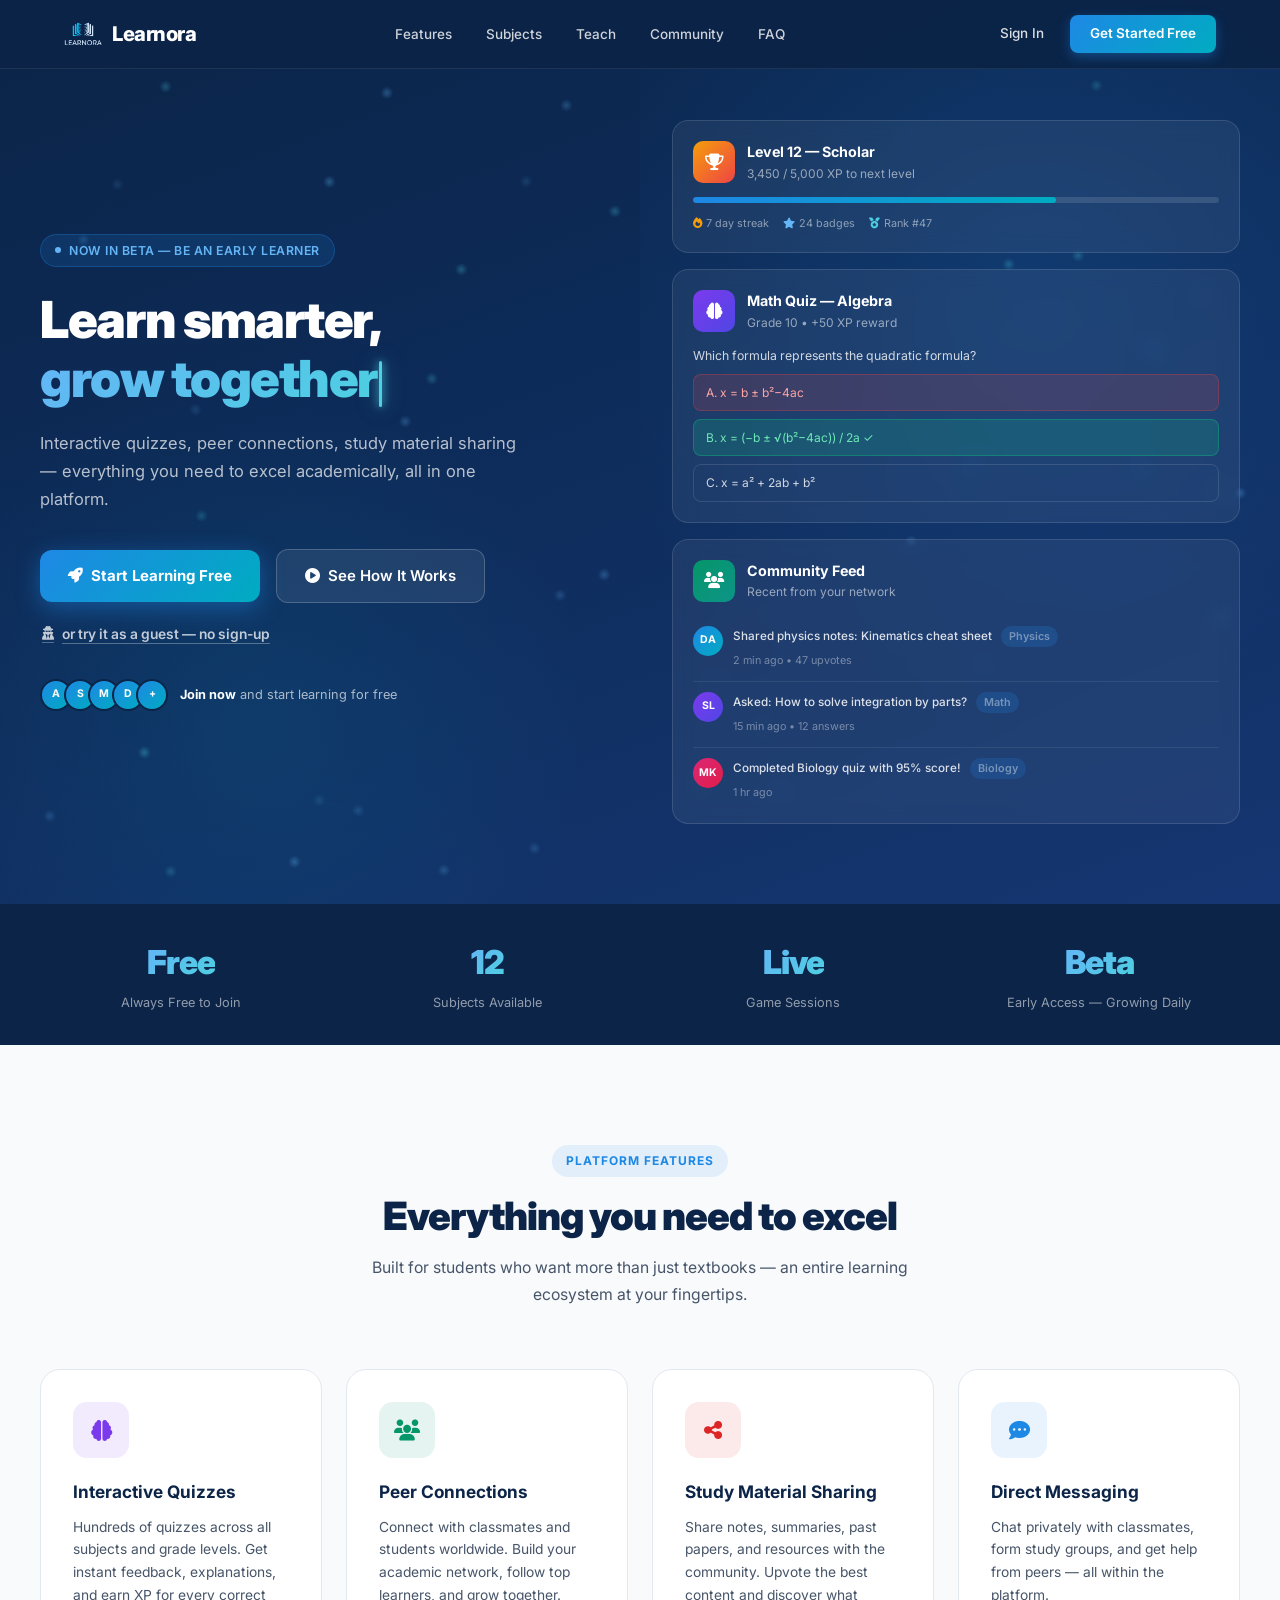
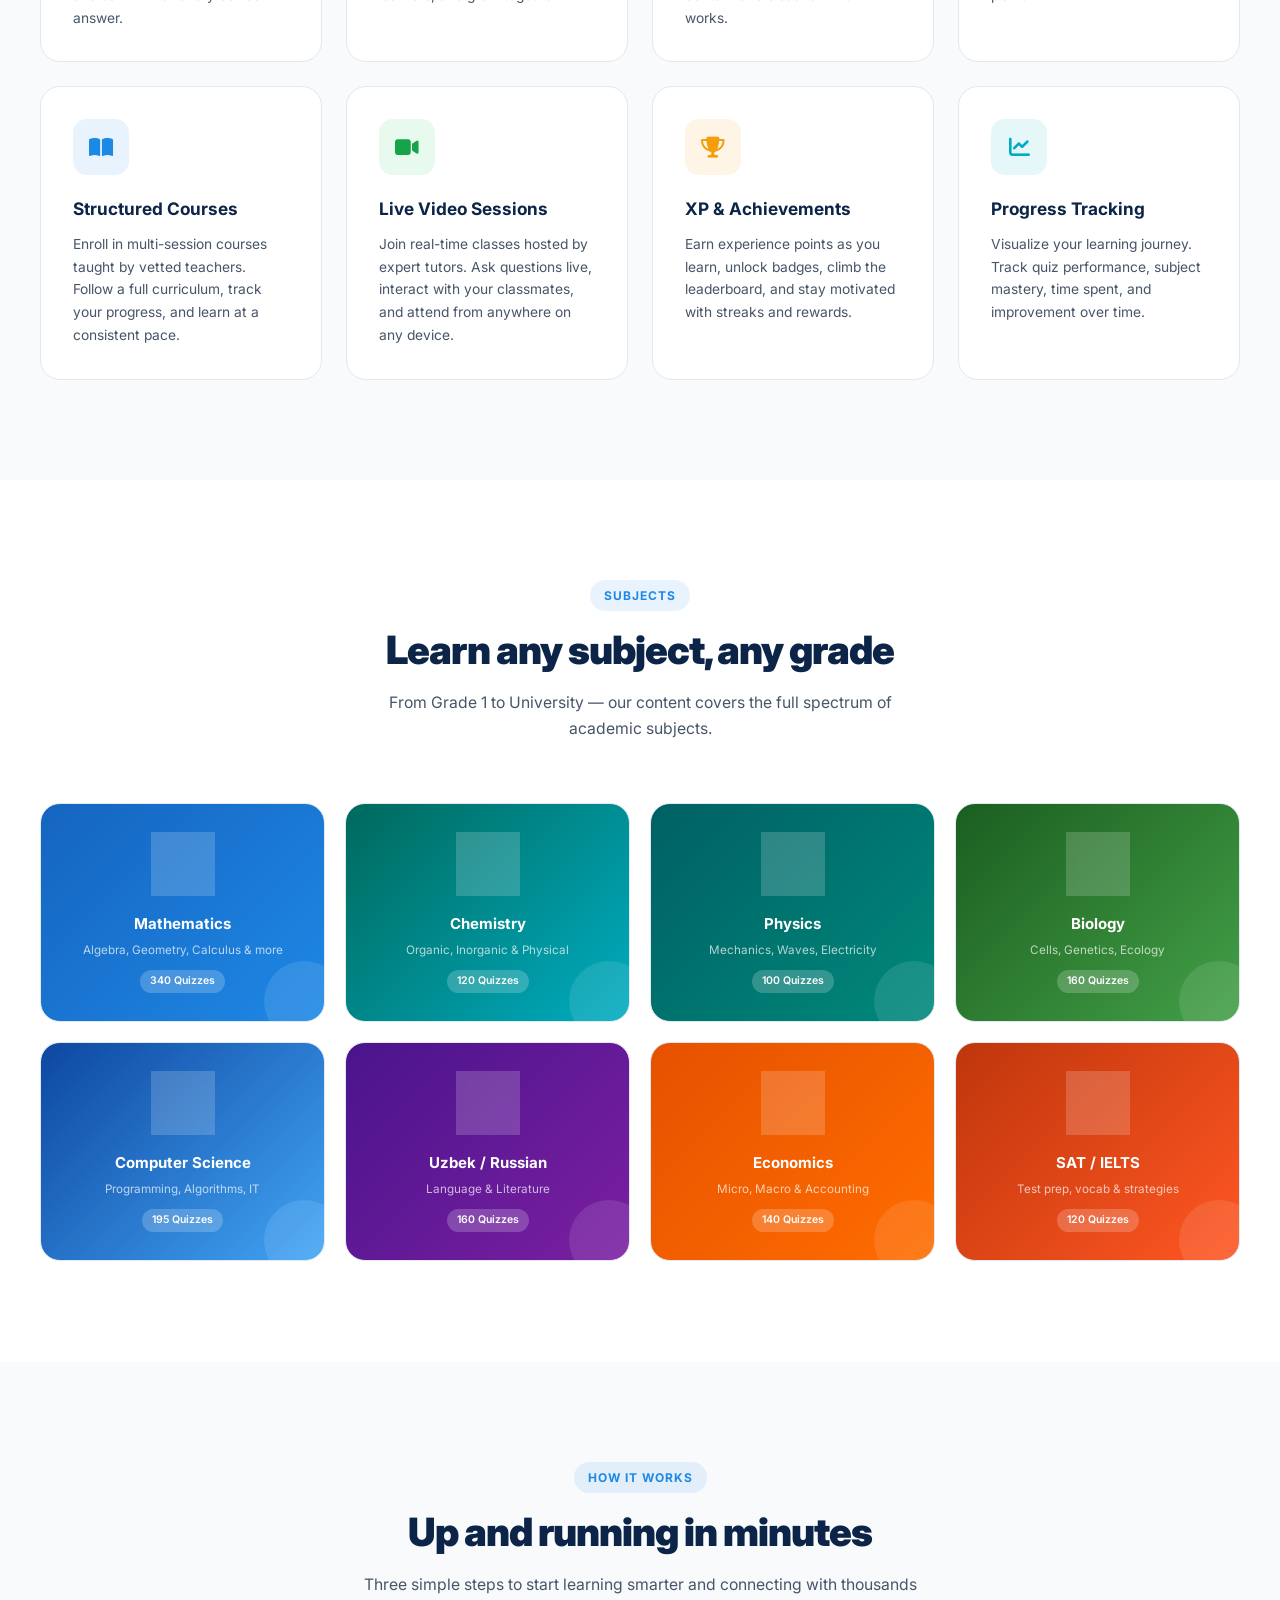
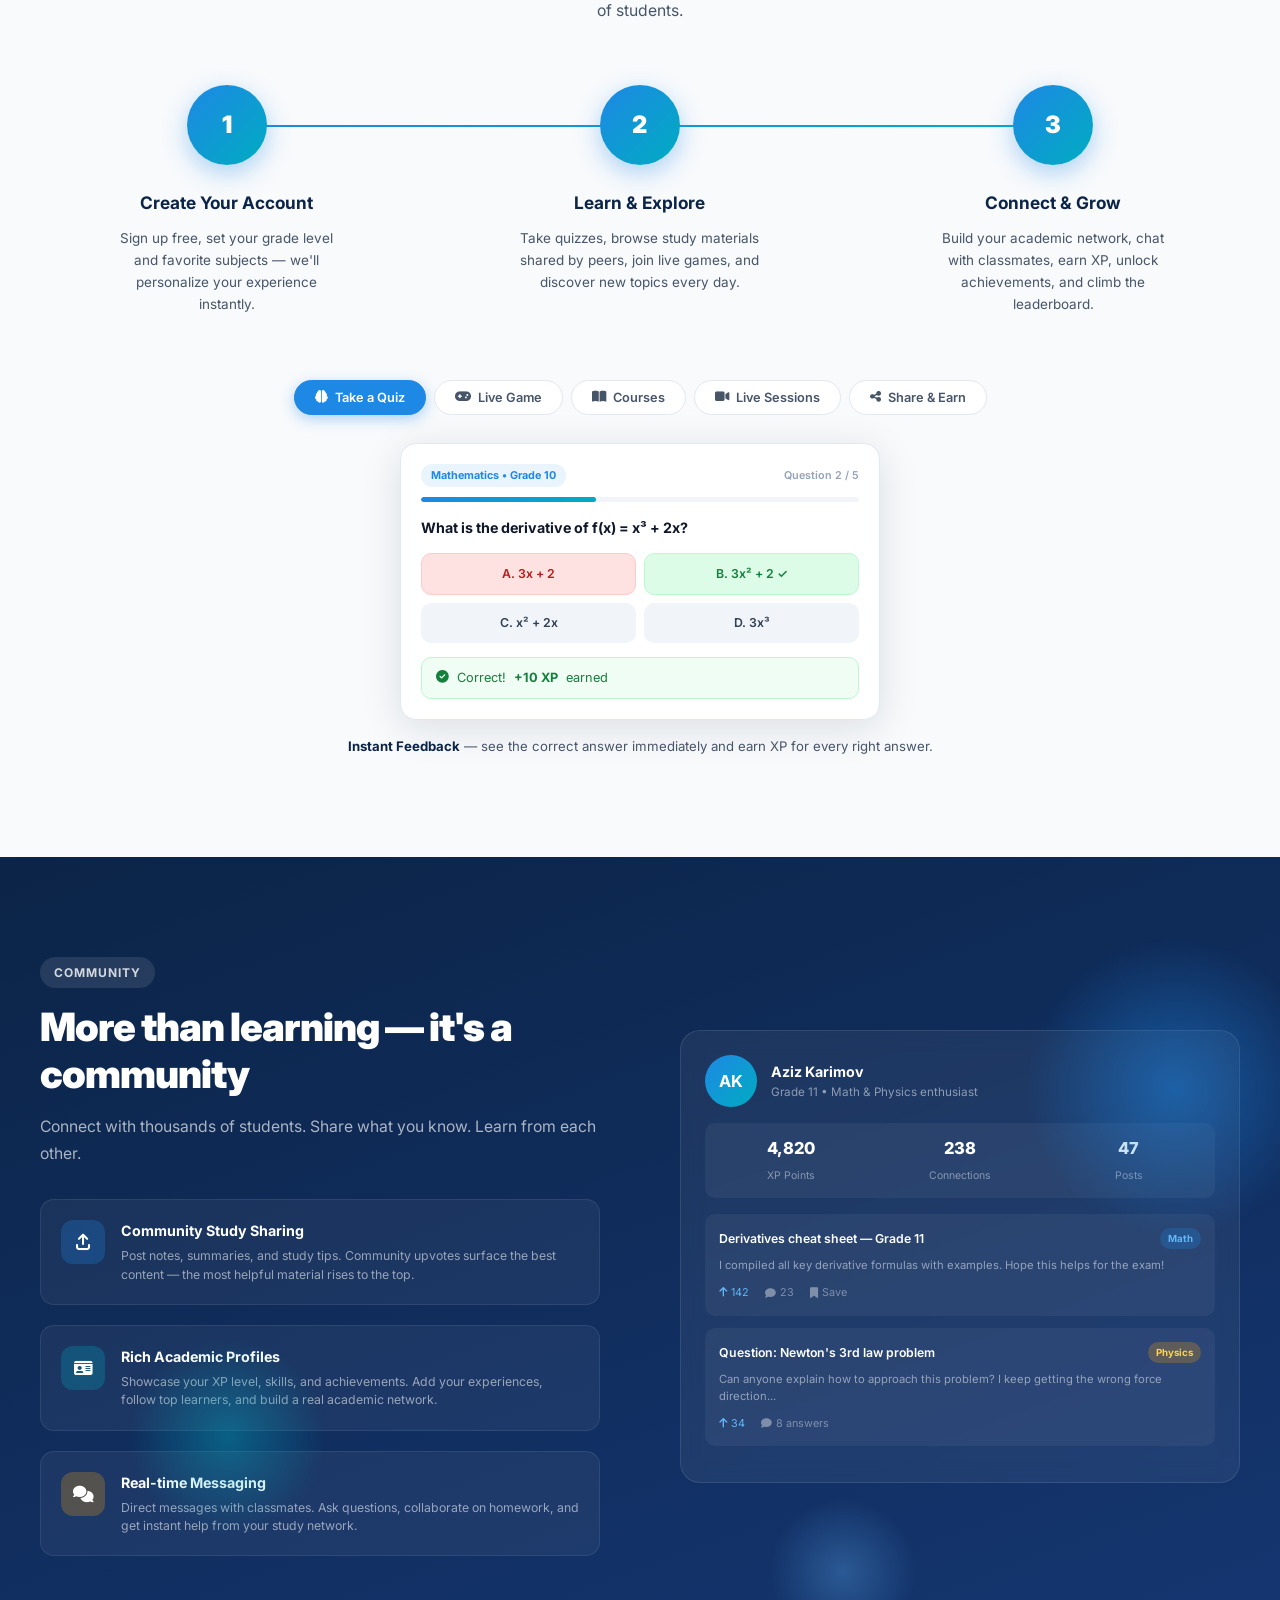
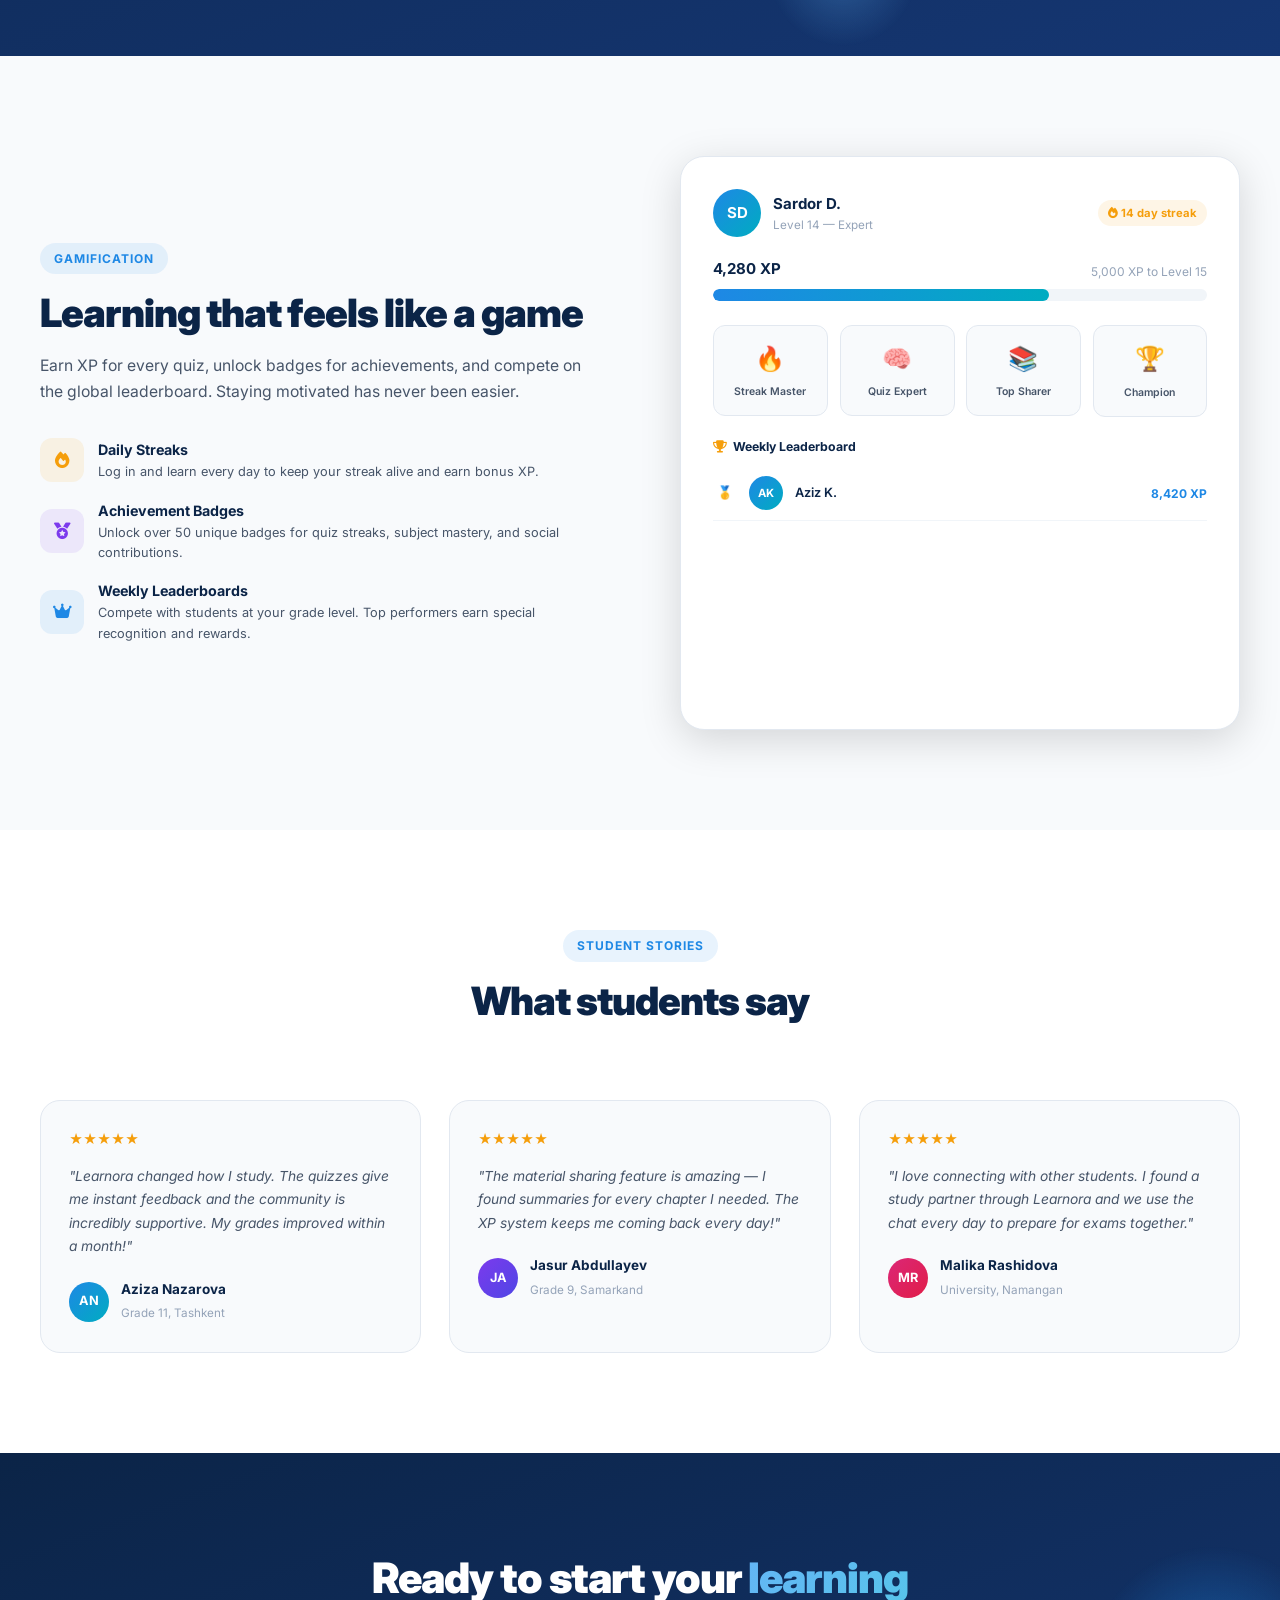
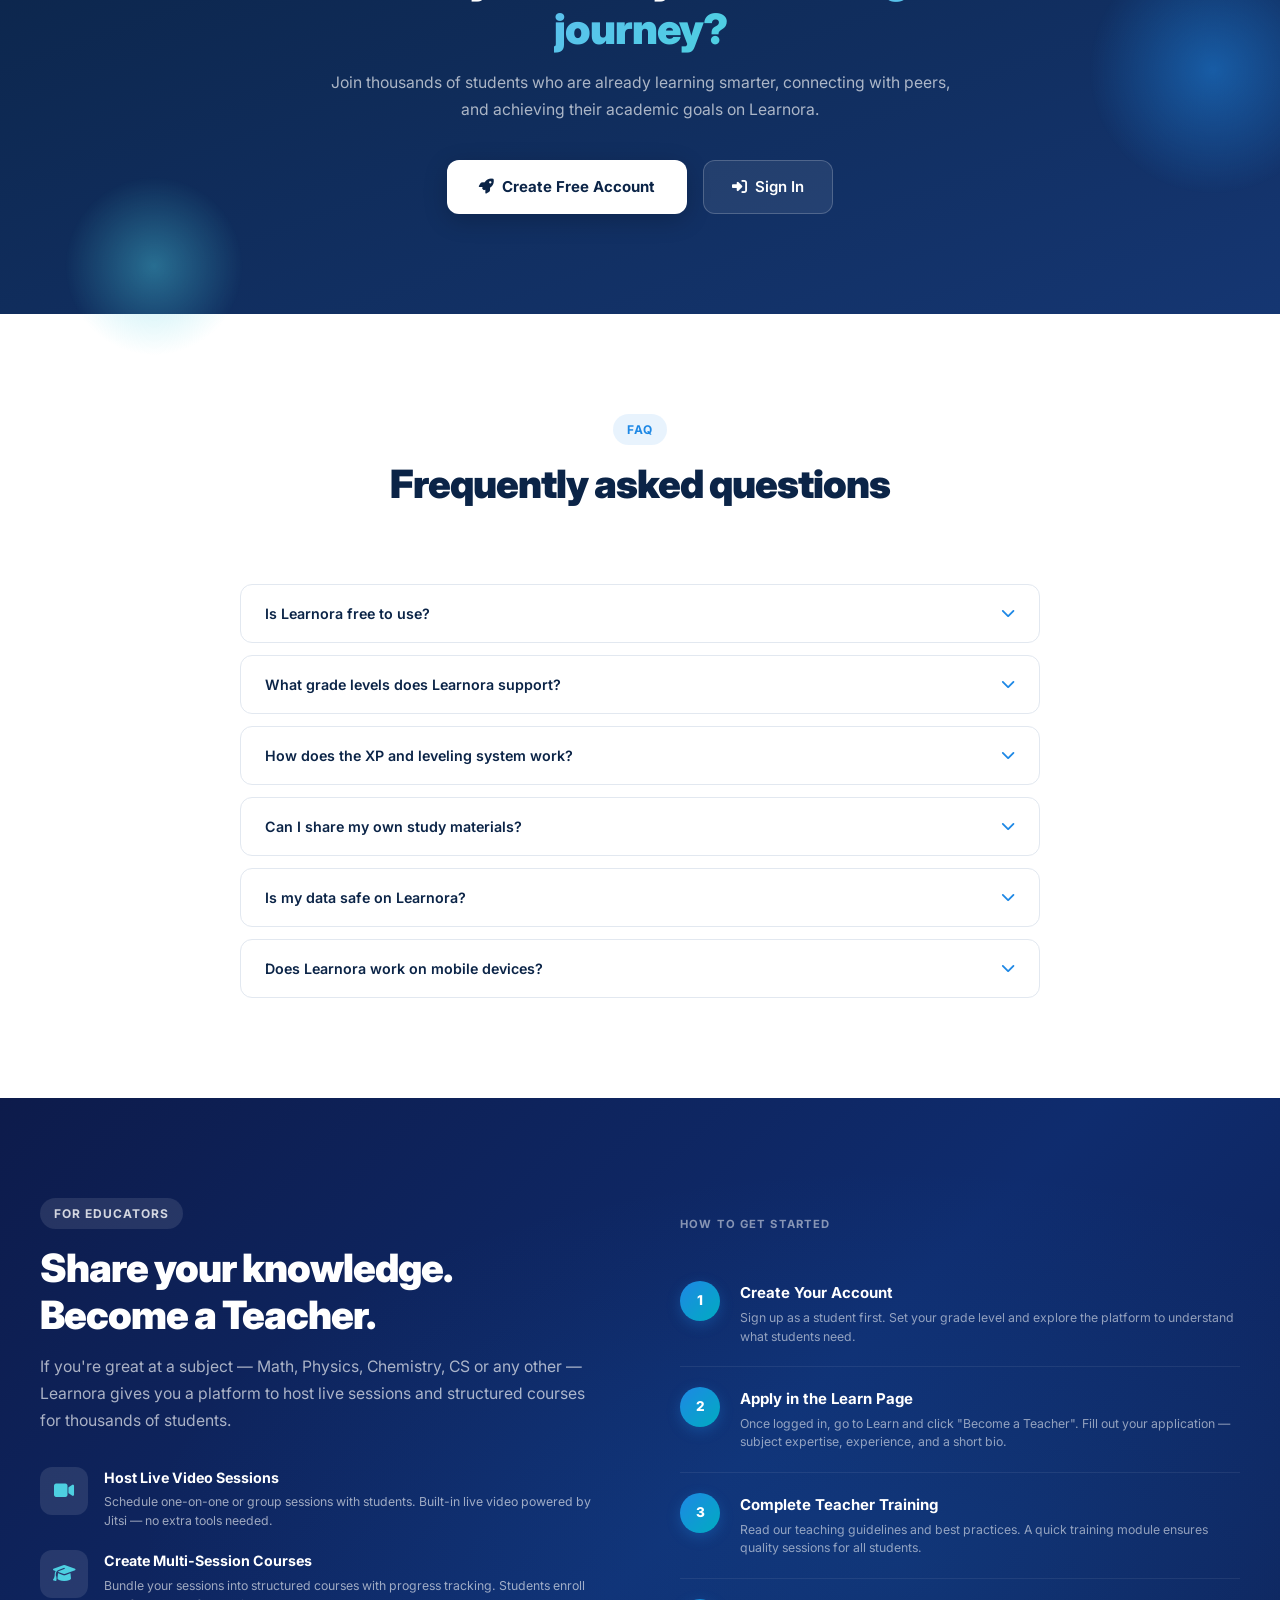
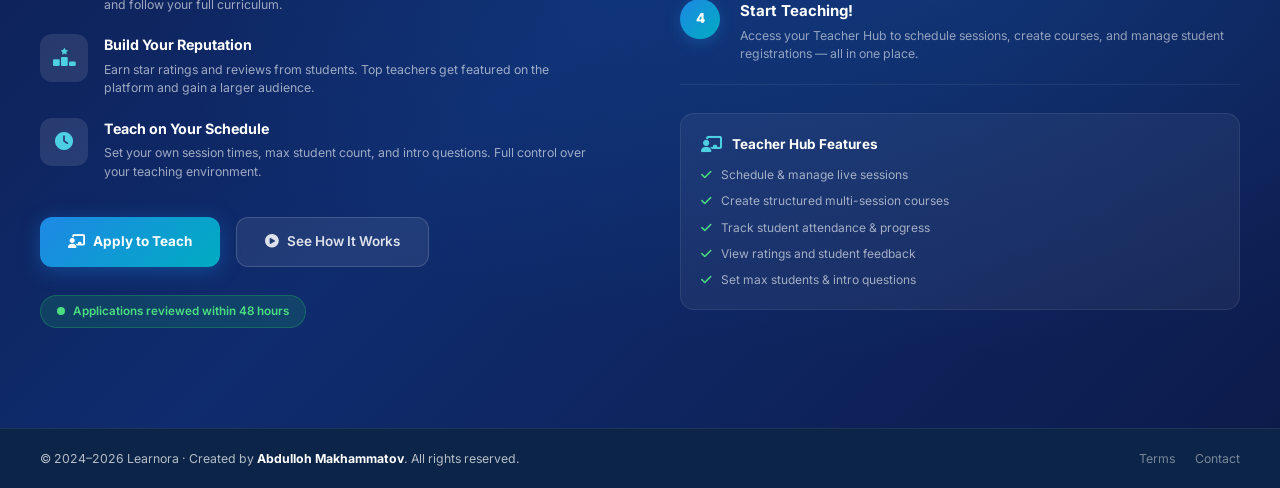
<file: index.html>
<!DOCTYPE html>
<html lang="en">
<head>
<meta charset="UTF-8">
    <meta name="viewport" content="width=device-width, initial-scale=1.0">
    <title>Learnora — Your Path to Interactive Learning</title>
    <meta name="author" content="Abdulloh Makhammatov">
    <meta name="description" content="Learnora is an interactive educational platform with quizzes, study material sharing, peer connections, and messaging. Learn smarter together.">
    <!-- PWA -->
    <link rel="manifest" href="manifest.json">
    <meta name="theme-color" content="#0D1B4B">
    <meta name="mobile-web-app-capable" content="yes">
    <meta name="apple-mobile-web-app-capable" content="yes">
    <meta name="apple-mobile-web-app-status-bar-style" content="black-translucent">
    <meta name="apple-mobile-web-app-title" content="Learnora">
    <link rel="apple-touch-icon" href="logo-dr.png">
    <link rel="preconnect" href="https://fonts.googleapis.com">
    <link rel="preconnect" href="https://fonts.gstatic.com" crossorigin>
    <link href="https://fonts.googleapis.com/css2?family=Inter:wght@300;400;500;600;700;800;900&display=swap" rel="stylesheet">
    <link rel="stylesheet" href="https://cdnjs.cloudflare.com/ajax/libs/font-awesome/6.5.0/css/all.min.css">
    <style>
        /* Prevent white flash before CSS loads */
        html, body { background: #0D1B4B; }
        #appLoader { background: #0D1B4B; }

        /* Dark mode: override CSS variables BEFORE learnora.css loads
           so body{background:var(--bg)} uses the dark value immediately */
        html.app-dark-pre {
          --bg:       #0b1829;
          --surface:  #0d2040;
          --gray-100: rgba(255,255,255,0.05);
          --gray-200: rgba(255,255,255,0.09);
          background: #0b1829;
          color-scheme: dark;
        }
        html.app-dark-pre body {
          background: #0b1829 !important;
        }

        #landingWrapper {
            --primary: #0B2447;
            --secondary: #19376D;
            --accent: #1565C0;
            --bright: #1E88E5;
            --cyan: #00ACC1;
            --cyan-light: #E0F7FA;
            --white: #FFFFFF;
            --gray-50: #F8FAFC;
            --gray-100: #F1F5F9;
            --gray-200: #E2E8F0;
            --gray-400: #94A3B8;
            --gray-600: #475569;
            --gray-800: #1E293B;
            --success: #10B981;
            --warning: #F59E0B;
            --danger: #EF4444;
            --shadow-sm: 0 1px 3px rgba(0,0,0,0.12);
            --shadow: 0 4px 16px rgba(0,0,0,0.10);
            --shadow-lg: 0 10px 40px rgba(0,0,0,0.15);
            --radius: 12px;
            --radius-lg: 20px;
        }

        #landingWrapper * { margin: 0; padding: 0; box-sizing: border-box; }

        #landingWrapper { scroll-behavior: smooth; overflow-x: hidden; }

        #landingWrapper { font-family: 'Inter', sans-serif; background: #fff; color: var(--gray-800); line-height: 1.6; overflow-x: hidden; max-width: 100%; }


        
        #landingWrapper nav {
            position: fixed; top: 0; left: 0; right: 0; z-index: 1000;
            background: rgba(11, 36, 71, 0.96);
            backdrop-filter: blur(12px);
            border-bottom: 1px solid rgba(255,255,255,0.08);
            transition: all 0.3s ease;
        }

        #landingWrapper .nav-inner {
            max-width: 1200px; margin: 0 auto;
            display: flex; align-items: center; justify-content: space-between;
            padding: 0 24px; height: 68px;
        }

        #landingWrapper .nav-logo {
            display: flex; align-items: center; gap: 10px;
            text-decoration: none; color: white;
            font-weight: 800; font-size: 1.35rem; letter-spacing: -0.5px;
        }

        #landingWrapper .nav-logo .logo-icon {
            width: 38px; height: 38px;
            background: linear-gradient(135deg, var(--bright), var(--cyan));
            border-radius: 10px;
            display: flex; align-items: center; justify-content: center;
            font-size: 1.1rem; color: white;
        }

        #landingWrapper .nav-links {
            display: flex; align-items: center; gap: 6px;
            list-style: none;
        }

        #landingWrapper .nav-links a {
            color: rgba(255,255,255,0.8); text-decoration: none;
            padding: 8px 14px; border-radius: 8px;
            font-size: 0.9rem; font-weight: 500;
            transition: all 0.2s;
        }

        #landingWrapper .nav-links a:hover { color: white; background: rgba(255,255,255,0.1); }

        #landingWrapper .nav-cta {
            display: flex; align-items: center; gap: 10px;
        }

        #landingWrapper .btn-nav-login {
            color: rgba(255,255,255,0.85); text-decoration: none;
            padding: 8px 16px; border-radius: 8px; font-size: 0.9rem; font-weight: 500;
            transition: all 0.2s;
        }

        #landingWrapper .btn-nav-login:hover { color: white; background: rgba(255,255,255,0.1); }

        #landingWrapper .btn-nav-signup {
            background: linear-gradient(135deg, var(--bright), var(--cyan));
            color: white; text-decoration: none;
            padding: 8px 20px; border-radius: 8px; font-size: 0.9rem; font-weight: 600;
            transition: all 0.2s; box-shadow: 0 4px 12px rgba(30,136,229,0.4);
        }

        #landingWrapper .btn-nav-signup:hover { transform: translateY(-1px); box-shadow: 0 6px 18px rgba(30,136,229,0.5); }

        #landingWrapper .nav-mobile-btn {
            display: none; background: none; border: none;
            color: white; font-size: 1.3rem; cursor: pointer; padding: 8px;
        }

        #landingWrapper .mobile-menu {
            display: none; position: fixed; top: 68px; left: 0; right: 0;
            background: var(--primary); padding: 16px 24px 24px;
            flex-direction: column; gap: 4px; z-index: 999;
            border-bottom: 1px solid rgba(255,255,255,0.1);
        }

        #landingWrapper .mobile-menu.open { display: flex; }

        #landingWrapper .mobile-menu a {
            color: rgba(255,255,255,0.85); text-decoration: none;
            padding: 12px 16px; border-radius: 8px; font-size: 0.95rem; font-weight: 500;
            transition: all 0.2s;
        }

        #landingWrapper .mobile-menu a:hover { background: rgba(255,255,255,0.08); color: white; }

        #landingWrapper .mobile-menu .divider { height: 1px; background: rgba(255,255,255,0.1); margin: 8px 0; }

        #landingWrapper .mobile-menu .btn-nav-signup {
            display: block; text-align: center; margin-top: 8px;
        }


        
        #landingWrapper .hero {
            background: linear-gradient(160deg, var(--primary) 0%, #0d2b58 40%, #153672 100%);
            min-height: 100vh; padding: 120px 24px 80px;
            display: flex; align-items: center; position: relative; overflow: hidden;
        }

        #landingWrapper .hero::before {
            content: ''; position: absolute; top: -30%; right: -10%;
            width: 60%; height: 120%;
            background: radial-gradient(circle, rgba(30,136,229,0.15) 0%, transparent 70%);
            pointer-events: none;
        }

        #landingWrapper .hero::after {
            content: ''; position: absolute; bottom: -20%; left: -5%;
            width: 50%; height: 80%;
            background: radial-gradient(circle, rgba(0,172,193,0.1) 0%, transparent 70%);
            pointer-events: none;
        }

        #landingWrapper .hero-inner {
            max-width: 1200px; margin: 0 auto; width: 100%;
            display: grid; grid-template-columns: 1fr 1fr; gap: 64px; align-items: center;
            position: relative; z-index: 1;
        }

        #landingWrapper .hero-badge {
            display: inline-flex; align-items: center; gap: 8px;
            background: rgba(30,136,229,0.15); border: 1px solid rgba(30,136,229,0.3);
            color: #64B5F6; padding: 6px 14px; border-radius: 100px;
            font-size: 0.82rem; font-weight: 600; margin-bottom: 24px;
            text-transform: uppercase; letter-spacing: 0.5px;
        }

        #landingWrapper .hero-badge .dot { width: 6px; height: 6px; background: #64B5F6; border-radius: 50%; animation: pulse-dot 2s infinite; }

        @keyframes pulse-dot { 0%,100% { opacity: 1; } 50% { opacity: 0.3; } }
        @keyframes liveBlip  { 0%,100% { opacity: 1; transform: scale(1); } 50% { opacity: .4; transform: scale(.7); } }

        #landingWrapper .hero h1 {
            font-size: clamp(2.2rem, 5vw, 3.4rem);
            font-weight: 900; color: white; line-height: 1.15;
            letter-spacing: -1.5px; margin-bottom: 20px;
        }

        #landingWrapper .hero h1 .gradient-text {
            background: linear-gradient(135deg, #64B5F6, #4DD0E1);
            -webkit-background-clip: text; -webkit-text-fill-color: transparent;
        }

        #landingWrapper .hero-sub {
            font-size: 1.1rem; color: rgba(255,255,255,0.7); margin-bottom: 36px;
            max-width: 480px; line-height: 1.7;
        }

        #landingWrapper .hero-actions {
            display: flex; align-items: center; gap: 16px; flex-wrap: wrap;
        }

        #landingWrapper .btn-primary {
            background: linear-gradient(135deg, var(--bright), var(--cyan));
            color: white; text-decoration: none;
            padding: 14px 28px; border-radius: 12px;
            font-size: 1rem; font-weight: 700; display: inline-flex; align-items: center; gap: 8px;
            transition: all 0.2s; box-shadow: 0 6px 24px rgba(30,136,229,0.45);
            border: none; cursor: pointer;
        }

        #landingWrapper .btn-primary:hover { transform: translateY(-2px); box-shadow: 0 10px 32px rgba(30,136,229,0.55); }

        #landingWrapper .btn-outline {
            background: rgba(255,255,255,0.08); color: white; text-decoration: none;
            padding: 14px 28px; border-radius: 12px; border: 1px solid rgba(255,255,255,0.2);
            font-size: 1rem; font-weight: 600; display: inline-flex; align-items: center; gap: 8px;
            transition: all 0.2s;
        }

        #landingWrapper .btn-outline:hover { background: rgba(255,255,255,0.15); transform: translateY(-2px); }

        #landingWrapper .hero-guest-link {
            background: none; border: none; cursor: pointer; padding: 6px 2px; margin-top: 14px;
            color: rgba(255,255,255,0.75); font: inherit; font-size: 0.92rem; font-weight: 600;
            display: inline-flex; align-items: center; gap: 8px;
            text-decoration: underline; text-underline-offset: 4px; text-decoration-color: rgba(255,255,255,0.3);
            transition: color 0.2s, text-decoration-color 0.2s;
        }
        #landingWrapper .hero-guest-link:hover { color: #fff; text-decoration-color: var(--cyan); }
        #landingWrapper .hero-guest-link:disabled { opacity: .6; cursor: default; }

        #landingWrapper .hero-social {
            display: flex; align-items: center; gap: 12px; margin-top: 28px;
        }

        #landingWrapper .hero-avatars {
            display: flex;
        }

        #landingWrapper .hero-avatars .av {
            width: 32px; height: 32px; border-radius: 50%; border: 2px solid var(--primary);
            background: linear-gradient(135deg, #1E88E5, #00ACC1);
            display: flex; align-items: center; justify-content: center;
            color: white; font-size: 0.7rem; font-weight: 700;
            margin-left: -8px;
        }

        #landingWrapper .hero-avatars .av:first-child { margin-left: 0; }

        #landingWrapper .hero-social p { color: rgba(255,255,255,0.65); font-size: 0.85rem; }

        #landingWrapper .hero-social p strong { color: white; }


        
        #landingWrapper .hero-visual {
            display: flex; flex-direction: column; gap: 16px; position: relative;
        }

        #landingWrapper .hero-card {
            background: rgba(255,255,255,0.06);
            border: 1px solid rgba(255,255,255,0.12);
            border-radius: 16px; padding: 20px; backdrop-filter: blur(10px);
            transition: transform 0.3s; position: relative;
        }

        #landingWrapper .hero-card:hover { transform: translateY(-4px); }

        #landingWrapper .hero-card-header {
            display: flex; align-items: center; gap: 12px; margin-bottom: 14px;
        }

        #landingWrapper .hero-card-icon {
            width: 42px; height: 42px; border-radius: 10px;
            display: flex; align-items: center; justify-content: center;
            font-size: 1.1rem; color: white;
        }

        #landingWrapper .hero-card h3 { color: white; font-size: 0.95rem; font-weight: 700; }

        #landingWrapper .hero-card p { color: rgba(255,255,255,0.55); font-size: 0.8rem; }

        #landingWrapper .xp-bar { height: 6px; background: rgba(255,255,255,0.12); border-radius: 100px; margin-top: 12px; overflow: hidden; }

        #landingWrapper .xp-fill { height: 100%; background: linear-gradient(90deg, var(--bright), var(--cyan)); border-radius: 100px; transition: width 1.5s ease; }

        #landingWrapper .quiz-options { display: flex; flex-direction: column; gap: 8px; margin-top: 8px; }

        #landingWrapper .quiz-opt {
            padding: 8px 12px; border-radius: 8px; font-size: 0.8rem; color: rgba(255,255,255,0.8);
            border: 1px solid rgba(255,255,255,0.12); cursor: pointer;
            transition: all 0.2s;
        }

        #landingWrapper .quiz-opt.correct { background: rgba(16,185,129,0.2); border-color: rgba(16,185,129,0.4); color: #6EE7B7; }

        #landingWrapper .quiz-opt.wrong { background: rgba(239,68,68,0.15); border-color: rgba(239,68,68,0.3); color: #FCA5A5; }

        #landingWrapper .feed-item {
            display: flex; gap: 10px; align-items: flex-start; padding: 10px 0;
            border-bottom: 1px solid rgba(255,255,255,0.08);
        }

        #landingWrapper .feed-item:last-child { border-bottom: none; padding-bottom: 0; }

        #landingWrapper .feed-av {
            width: 30px; height: 30px; border-radius: 50%;
            background: linear-gradient(135deg, #1E88E5, #00ACC1);
            display: flex; align-items: center; justify-content: center;
            color: white; font-size: 0.7rem; font-weight: 700; flex-shrink: 0;
        }

        #landingWrapper .feed-content p { color: rgba(255,255,255,0.85); font-size: 0.78rem; font-weight: 500; }

        #landingWrapper .feed-content span { color: rgba(255,255,255,0.4); font-size: 0.72rem; }

        #landingWrapper .feed-tag {
            display: inline-block; padding: 2px 8px; border-radius: 100px;
            font-size: 0.65rem; font-weight: 600;
            background: rgba(30,136,229,0.2); color: #64B5F6; margin-left: 6px;
        }


        
        #landingWrapper .stats {
            background: var(--primary); padding: 32px 24px;
        }

        #landingWrapper .stats-inner {
            max-width: 1200px; margin: 0 auto;
            display: grid; grid-template-columns: repeat(4, 1fr); gap: 24px;
        }

        #landingWrapper .stat-item { text-align: center; }

        #landingWrapper .stat-num {
            font-size: 2.2rem; font-weight: 900; color: white;
            letter-spacing: -1px;
        }

        #landingWrapper .stat-num span { background: linear-gradient(135deg, #64B5F6, #4DD0E1); -webkit-background-clip: text; -webkit-text-fill-color: transparent; }

        #landingWrapper .stat-label { color: rgba(255,255,255,0.55); font-size: 0.85rem; margin-top: 4px; }


        
        #landingWrapper .features { padding: 100px 24px; background: var(--gray-50); }

        #landingWrapper .section-label {
            display: inline-block;
            background: rgba(30,136,229,0.1); color: var(--bright);
            padding: 6px 14px; border-radius: 100px;
            font-size: 0.8rem; font-weight: 700; text-transform: uppercase; letter-spacing: 1px;
            margin-bottom: 16px;
        }

        #landingWrapper .section-title {
            font-size: clamp(1.8rem, 4vw, 2.6rem); font-weight: 900;
            color: var(--primary); letter-spacing: -1px; line-height: 1.2; margin-bottom: 16px;
        }

        #landingWrapper .section-sub { color: var(--gray-600); font-size: 1.05rem; max-width: 560px; line-height: 1.7; }

        #landingWrapper .section-head { margin-bottom: 60px; }

        #landingWrapper .features-grid {
            max-width: 1200px; margin: 0 auto;
            display: grid; grid-template-columns: repeat(4, 1fr); gap: 24px;
        }

        #landingWrapper .feature-card {
            background: white; border-radius: var(--radius-lg);
            padding: 32px; border: 1px solid var(--gray-200);
            transition: all 0.3s; cursor: default;
        }

        #landingWrapper .feature-card:hover { transform: translateY(-6px); box-shadow: var(--shadow-lg); border-color: rgba(30,136,229,0.2); }

        #landingWrapper .feature-icon {
            width: 56px; height: 56px; border-radius: 14px;
            display: flex; align-items: center; justify-content: center;
            font-size: 1.4rem; margin-bottom: 20px;
        }

        #landingWrapper .feature-card h3 { font-size: 1.15rem; font-weight: 700; color: var(--primary); margin-bottom: 10px; }

        #landingWrapper .feature-card p { color: var(--gray-600); font-size: 0.92rem; line-height: 1.65; }


        
        #landingWrapper .subjects { padding: 100px 24px; background: white; }

        #landingWrapper .subjects-inner { max-width: 1200px; margin: 0 auto; }

        #landingWrapper .subjects-grid {
            display: grid; grid-template-columns: repeat(4, 1fr); gap: 20px; margin-top: 56px;
        }

        #landingWrapper .subject-card {
            border-radius: var(--radius-lg); padding: 28px 20px; text-align: center;
            transition: all 0.3s; cursor: pointer; position: relative; overflow: hidden;
            text-decoration: none; display: block;
        }

        #landingWrapper .subject-card::before {
            content: ''; position: absolute; bottom: -20px; right: -20px;
            width: 80px; height: 80px; border-radius: 50%;
            background: rgba(255,255,255,0.1);
        }

        #landingWrapper .subject-card:hover { transform: translateY(-6px) scale(1.02); box-shadow: var(--shadow-lg); }

        #landingWrapper .subject-icon {
            width: 64px; height: 64px; border-radius: 16px;
            display: flex; align-items: center; justify-content: center;
            font-size: 1.7rem; margin: 0 auto 16px;
            background: rgba(255,255,255,0.18);
            color: rgba(255,255,255,0.95);
            backdrop-filter: blur(4px);
        }

        #landingWrapper .subject-card h3 { color: white; font-size: 1rem; font-weight: 700; margin-bottom: 6px; }

        #landingWrapper .subject-card p { color: rgba(255,255,255,0.7); font-size: 0.78rem; }

        #landingWrapper .subject-card .badge {
            display: inline-block; background: rgba(255,255,255,0.2);
            color: white; font-size: 0.7rem; font-weight: 600; padding: 3px 10px;
            border-radius: 100px; margin-top: 12px;
        }


        
        #landingWrapper .how { padding: 100px 24px; background: var(--gray-50); }

        #landingWrapper .how-inner { max-width: 1200px; margin: 0 auto; }

        #landingWrapper .steps {
            display: grid; grid-template-columns: repeat(3, 1fr); gap: 40px; margin-top: 56px;
            position: relative;
        }

        #landingWrapper .steps::before {
            content: ''; position: absolute; top: 40px; left: calc(16.66% + 20px); right: calc(16.66% + 20px);
            height: 2px; background: linear-gradient(90deg, var(--bright), var(--cyan)); z-index: 0;
        }

        #landingWrapper .step { text-align: center; position: relative; z-index: 1; }

        #landingWrapper .step-num {
            width: 80px; height: 80px; border-radius: 50%; margin: 0 auto 24px;
            display: flex; align-items: center; justify-content: center;
            font-size: 1.6rem; font-weight: 900; color: white;
            background: linear-gradient(135deg, var(--bright), var(--cyan));
            box-shadow: 0 8px 24px rgba(30,136,229,0.35);
            position: relative;
        }

        #landingWrapper .step h3 { font-size: 1.15rem; font-weight: 700; color: var(--primary); margin-bottom: 10px; }

        #landingWrapper .step p { color: var(--gray-600); font-size: 0.9rem; line-height: 1.65; max-width: 240px; margin: 0 auto; }

        /* How It Works — Demo */
        #landingWrapper .how-demo { margin-top: 64px; }

        #landingWrapper .how-demo-tabs {
            display: flex; gap: 8px; justify-content: center; flex-wrap: wrap; margin-bottom: 28px;
        }
        #landingWrapper .how-demo-tab {
            padding: 9px 20px; border: 1.5px solid var(--gray-200); border-radius: 100px;
            background: #fff; color: var(--gray-600); font-size: .85rem; font-weight: 600;
            cursor: pointer; transition: all .2s; display: flex; align-items: center; gap: 7px;
        }
        #landingWrapper .how-demo-tab:hover { border-color: var(--bright); color: var(--bright); }
        #landingWrapper .how-demo-tab.active { background: var(--bright); border-color: var(--bright); color: #fff; box-shadow: 0 4px 14px rgba(30,136,229,.35); }

        #landingWrapper .how-demo-content { position: relative; }

        #landingWrapper .how-demo-pane {
            display: none; animation: fadeInUp .35s ease both;
        }
        #landingWrapper .how-demo-pane.active { display: block; }

        #landingWrapper .how-demo-screen {
            max-width: 480px; margin: 0 auto;
            background: #fff; border-radius: 16px; padding: 20px;
            box-shadow: 0 8px 40px rgba(15,23,42,.12); border: 1px solid var(--gray-200);
        }

        /* quiz pane */
        #landingWrapper .hd-header { display: flex; justify-content: space-between; align-items: center; margin-bottom: 10px; }
        #landingWrapper .hd-tag { font-size: .72rem; font-weight: 700; color: var(--bright); background: rgba(30,136,229,.09); padding: 3px 10px; border-radius: 20px; }
        #landingWrapper .hd-qcount { font-size: .72rem; color: var(--gray-400); font-weight: 600; }
        #landingWrapper .hd-progress { height: 5px; background: var(--gray-100); border-radius: 4px; margin-bottom: 16px; overflow: hidden; }
        #landingWrapper .hd-prog-fill { height: 100%; background: linear-gradient(90deg,var(--bright),#00ACC1); border-radius: 4px; transition: width .5s; }
        #landingWrapper .hd-question { font-size: .95rem; font-weight: 700; color: #0f172a; margin-bottom: 14px; line-height: 1.45; }
        #landingWrapper .hd-options { display: grid; grid-template-columns: 1fr 1fr; gap: 8px; margin-bottom: 14px; }
        #landingWrapper .hd-opt {
            padding: 12px 10px; border-radius: 10px; font-size: .82rem; font-weight: 600;
            background: #f1f5f9; color: #334155; text-align: center; line-height: 1.3;
        }
        #landingWrapper .hd-opt-correct { background: #dcfce7; color: #15803d; border: 1.5px solid #bbf7d0; }
        #landingWrapper .hd-opt-wrong { background: #fee2e2; color: #b91c1c; border: 1.5px solid #fecaca; }
        #landingWrapper .hd-opt-anim { animation: popIn .4s ease both; }
        @keyframes popIn { from { opacity: 0; transform: scale(.9); } to { opacity: 1; transform: scale(1); } }
        #landingWrapper .hd-result { padding: 10px 14px; border-radius: 10px; font-size: .85rem; display: flex; align-items: center; gap: 8px; }
        #landingWrapper .hd-correct-result { background: #f0fdf4; color: #15803d; border: 1px solid #bbf7d0; }

        /* game pane */
        #landingWrapper .hd-game-header { display: flex; justify-content: space-between; align-items: center; margin-bottom: 10px; }
        #landingWrapper .hd-pin-badge { background: rgba(255,255,255,.12); color: #fff; border: 1px solid rgba(255,255,255,.2); border-radius: 20px; padding: 4px 12px; font-size: .75rem; font-weight: 700; }
        #landingWrapper .how-demo-screen:has(.hd-game-header) { background: linear-gradient(135deg,#1e3a8a,#1d4ed8); }
        #landingWrapper .hd-game-options { display: grid; grid-template-columns: 1fr 1fr; gap: 8px; margin-bottom: 12px; }
        #landingWrapper .hd-game-opt { padding: 12px 10px; border-radius: 10px; font-size: .82rem; font-weight: 600; color: #fff; text-align: center; opacity: .6; }
        #landingWrapper .hd-game-sel { opacity: 1; box-shadow: 0 0 0 3px rgba(255,255,255,.4); }
        #landingWrapper .hd-live-lb { background: rgba(255,255,255,.08); border-radius: 10px; padding: 10px 12px; }
        #landingWrapper .hd-lb-title { font-size: .7rem; font-weight: 700; color: rgba(255,255,255,.5); text-transform: uppercase; letter-spacing: .06em; margin-bottom: 8px; }
        #landingWrapper .hd-lb-row { display: flex; align-items: center; gap: 8px; font-size: .82rem; color: rgba(255,255,255,.8); padding: 4px 0; font-weight: 600; }
        #landingWrapper .hd-lb-you { color: #fff; font-weight: 800; }

        /* share pane */
        #landingWrapper .hd-post { background: #f8fafc; border-radius: 12px; padding: 14px; border: 1px solid #e2e8f0; margin-bottom: 0; }
        #landingWrapper .hd-post-top { display: flex; align-items: center; gap: 8px; margin-bottom: 10px; }
        #landingWrapper .hd-av { width: 32px; height: 32px; border-radius: 50%; background: linear-gradient(135deg,#1E88E5,#00ACC1); color: #fff; font-size: .72rem; font-weight: 800; display: flex; align-items: center; justify-content: center; flex-shrink: 0; }
        #landingWrapper .hd-subject-tag { margin-left: auto; background: rgba(30,136,229,.1); color: var(--bright); font-size: .68rem; font-weight: 700; padding: 2px 8px; border-radius: 20px; }
        #landingWrapper .hd-post-title { font-weight: 700; font-size: .9rem; color: #1e293b; margin-bottom: 6px; }
        #landingWrapper .hd-post-actions { display: flex; gap: 12px; }
        #landingWrapper .hd-action { display: flex; align-items: center; gap: 5px; font-size: .78rem; color: #64748b; font-weight: 600; }
        #landingWrapper .hd-action-voted { color: var(--bright); }
        #landingWrapper .hd-vote-num { animation: count-pop 2s ease-in-out infinite; display: inline-block; }

        #landingWrapper .how-demo-caption { text-align: center; color: var(--gray-600); font-size: .88rem; margin-top: 16px; line-height: 1.6; }
        #landingWrapper .how-demo-caption strong { color: var(--primary); }


        #landingWrapper .social-section { padding: 100px 24px; background: linear-gradient(160deg, var(--primary), #153672); }

        #landingWrapper .social-inner {
            max-width: 1200px; margin: 0 auto;
            display: grid; grid-template-columns: 1fr 1fr; gap: 80px; align-items: center;
        }

        #landingWrapper .social-content .section-title { color: white; }

        #landingWrapper .social-content .section-sub { color: rgba(255,255,255,0.65); }

        #landingWrapper .social-features { display: flex; flex-direction: column; gap: 20px; margin-top: 32px; }

        #landingWrapper .social-feat {
            display: flex; align-items: flex-start; gap: 16px;
            padding: 20px; border-radius: 14px;
            background: rgba(255,255,255,0.05); border: 1px solid rgba(255,255,255,0.08);
        }

        #landingWrapper .social-feat .icon {
            width: 44px; height: 44px; border-radius: 12px; flex-shrink: 0;
            display: flex; align-items: center; justify-content: center;
            font-size: 1.1rem; color: white;
        }

        #landingWrapper .social-feat h4 { color: white; font-size: 0.95rem; font-weight: 700; margin-bottom: 4px; }

        #landingWrapper .social-feat p { color: rgba(255,255,255,0.55); font-size: 0.82rem; line-height: 1.5; }

        #landingWrapper .social-visual { position: relative; }

        #landingWrapper .mock-profile {
            background: rgba(255,255,255,0.06); border: 1px solid rgba(255,255,255,0.1);
            border-radius: 20px; padding: 24px; backdrop-filter: blur(10px);
        }

        #landingWrapper .mock-profile-top { display: flex; gap: 14px; align-items: center; margin-bottom: 16px; }

        #landingWrapper .mock-av {
            width: 52px; height: 52px; border-radius: 50%;
            background: linear-gradient(135deg, #1E88E5, #00ACC1);
            display: flex; align-items: center; justify-content: center;
            color: white; font-size: 1.1rem; font-weight: 700;
        }

        #landingWrapper .mock-profile-info h4 { color: white; font-size: 0.95rem; font-weight: 700; }

        #landingWrapper .mock-profile-info p { color: rgba(255,255,255,0.5); font-size: 0.78rem; }

        #landingWrapper .mock-stats {
            display: flex; gap: 20px; margin-bottom: 16px;
            padding: 12px; background: rgba(255,255,255,0.05); border-radius: 10px;
        }

        #landingWrapper .mock-stat { text-align: center; flex: 1; }

        #landingWrapper .mock-stat strong { color: white; font-size: 1.1rem; font-weight: 800; display: block; }

        #landingWrapper .mock-stat span { color: rgba(255,255,255,0.45); font-size: 0.7rem; }

        #landingWrapper .mock-post {
            background: rgba(255,255,255,0.05); border-radius: 10px; padding: 14px; margin-bottom: 12px;
        }

        #landingWrapper .mock-post-top { display: flex; justify-content: space-between; align-items: center; margin-bottom: 8px; }

        #landingWrapper .mock-post h5 { color: white; font-size: 0.82rem; font-weight: 600; }

        #landingWrapper .mock-tag { background: rgba(30,136,229,0.25); color: #64B5F6; font-size: 0.65rem; font-weight: 700; padding: 3px 8px; border-radius: 100px; }

        #landingWrapper .mock-post p { color: rgba(255,255,255,0.5); font-size: 0.75rem; line-height: 1.5; }

        #landingWrapper .mock-post-actions { display: flex; gap: 16px; margin-top: 10px; }

        #landingWrapper .mock-action { color: rgba(255,255,255,0.4); font-size: 0.72rem; display: flex; align-items: center; gap: 4px; }

        #landingWrapper .mock-action.active { color: #64B5F6; }


        
        #landingWrapper .testimonials { padding: 100px 24px; background: white; }

        #landingWrapper .testimonials-inner { max-width: 1200px; margin: 0 auto; }

        #landingWrapper .testimonials-grid { display: grid; grid-template-columns: repeat(3, 1fr); gap: 28px; margin-top: 56px; }

        #landingWrapper .testimonial-card {
            background: var(--gray-50); border-radius: var(--radius-lg);
            padding: 28px; border: 1px solid var(--gray-200); transition: all 0.3s;
        }

        #landingWrapper .testimonial-card:hover { transform: translateY(-4px); box-shadow: var(--shadow); }

        #landingWrapper .stars { color: #F59E0B; font-size: 0.9rem; margin-bottom: 14px; }

        #landingWrapper .testimonial-card blockquote { color: var(--gray-600); font-size: 0.92rem; line-height: 1.7; margin-bottom: 20px; font-style: italic; }

        #landingWrapper .testimonial-author { display: flex; align-items: center; gap: 12px; }

        #landingWrapper .t-av {
            width: 40px; height: 40px; border-radius: 50%;
            display: flex; align-items: center; justify-content: center;
            color: white; font-size: 0.85rem; font-weight: 700;
        }

        #landingWrapper .testimonial-author strong { color: var(--primary); font-size: 0.9rem; display: block; }

        #landingWrapper .testimonial-author span { color: var(--gray-400); font-size: 0.78rem; }


        
        #landingWrapper .gamification { padding: 100px 24px; background: var(--gray-50); }

        #landingWrapper .gamification-inner {
            max-width: 1200px; margin: 0 auto;
            display: grid; grid-template-columns: 1fr 1fr; gap: 80px; align-items: center;
        }

        #landingWrapper .xp-visual {
            background: white; border-radius: 24px; padding: 32px;
            box-shadow: var(--shadow-lg); border: 1px solid var(--gray-200);
        }

        #landingWrapper .level-info { display: flex; justify-content: space-between; align-items: flex-end; margin-bottom: 8px; }

        #landingWrapper .level-info h4 { color: var(--primary); font-size: 1rem; font-weight: 700; }

        #landingWrapper .level-info span { color: var(--gray-400); font-size: 0.8rem; }

        #landingWrapper .xp-prog { height: 12px; background: var(--gray-100); border-radius: 100px; overflow: hidden; margin-bottom: 24px; }

        #landingWrapper .xp-prog-fill { height: 100%; background: linear-gradient(90deg, var(--bright), var(--cyan)); border-radius: 100px; width: 68%; }

        #landingWrapper .badges-row { display: flex; gap: 12px; flex-wrap: wrap; margin-bottom: 20px; }

        #landingWrapper .badge-item {
            display: flex; flex-direction: column; align-items: center; gap: 6px;
            padding: 14px 18px; background: var(--gray-50); border-radius: 12px;
            border: 1px solid var(--gray-200); flex: 1; min-width: 80px; text-align: center;
        }

        #landingWrapper .badge-item .badge-icon { font-size: 1.6rem; }

        #landingWrapper .badge-item span { font-size: 0.7rem; color: var(--gray-600); font-weight: 600; }

        #landingWrapper .leaderboard { }

        #landingWrapper .lb-item {
            display: flex; align-items: center; gap: 12px; padding: 10px 0;
            border-bottom: 1px solid var(--gray-100);
        }

        #landingWrapper .lb-item:last-child { border-bottom: none; }

        #landingWrapper .lb-rank { width: 24px; text-align: center; font-size: 0.85rem; font-weight: 800; color: var(--gray-400); }

        #landingWrapper .lb-rank.top { color: #F59E0B; }

        #landingWrapper .lb-av {
            width: 34px; height: 34px; border-radius: 50%;
            background: linear-gradient(135deg, var(--bright), var(--cyan));
            display: flex; align-items: center; justify-content: center;
            color: white; font-size: 0.75rem; font-weight: 700; flex-shrink: 0;
        }

        #landingWrapper .lb-name { flex: 1; font-size: 0.85rem; font-weight: 600; color: var(--primary); }

        #landingWrapper .lb-xp { font-size: 0.8rem; font-weight: 700; color: var(--bright); }


        
        #landingWrapper .cta {
            padding: 100px 24px;
            background: linear-gradient(160deg, var(--primary), #153672);
            text-align: center;
        }

        #landingWrapper .cta-inner { max-width: 640px; margin: 0 auto; }

        #landingWrapper .cta h2 {
            font-size: clamp(1.8rem, 4vw, 2.8rem); font-weight: 900;
            color: white; letter-spacing: -1px; margin-bottom: 16px; line-height: 1.2;
        }

        #landingWrapper .cta p { color: rgba(255,255,255,0.65); font-size: 1.05rem; margin-bottom: 36px; line-height: 1.7; }

        #landingWrapper .cta-actions { display: flex; gap: 16px; justify-content: center; flex-wrap: wrap; }

        #landingWrapper .btn-white {
            background: white; color: var(--primary); text-decoration: none;
            padding: 14px 32px; border-radius: 12px; font-size: 1rem; font-weight: 700;
            display: inline-flex; align-items: center; gap: 8px;
            transition: all 0.2s; box-shadow: 0 6px 24px rgba(0,0,0,0.2);
        }

        #landingWrapper .btn-white:hover { transform: translateY(-2px); box-shadow: 0 10px 32px rgba(0,0,0,0.3); }


        
        #landingWrapper .faq { padding: 100px 24px; background: white; }

        #landingWrapper .faq-inner { max-width: 800px; margin: 0 auto; }

        #landingWrapper .faq-list { margin-top: 56px; display: flex; flex-direction: column; gap: 12px; }

        #landingWrapper .faq-item {
            border: 1px solid var(--gray-200); border-radius: var(--radius);
            overflow: hidden; transition: all 0.2s;
        }

        #landingWrapper .faq-item:hover { border-color: rgba(30,136,229,0.3); }

        #landingWrapper .faq-q {
            width: 100%; text-align: left; padding: 20px 24px;
            background: none; border: none; cursor: pointer;
            display: flex; justify-content: space-between; align-items: center; gap: 16px;
            font-size: 0.95rem; font-weight: 600; color: var(--primary);
            transition: background 0.2s;
        }

        #landingWrapper .faq-q:hover { background: var(--gray-50); }

        #landingWrapper .faq-q i { color: var(--bright); transition: transform 0.3s; flex-shrink: 0; }

        #landingWrapper .faq-item.open .faq-q i { transform: rotate(180deg); }

        #landingWrapper .faq-a {
            height: 0;
            overflow: hidden;
            transition: height 0.35s cubic-bezier(0.4, 0, 0.2, 1),
                        padding 0.35s cubic-bezier(0.4, 0, 0.2, 1);
            padding: 0 24px;
            will-change: height;
        }

        #landingWrapper .faq-item.open .faq-a { padding: 0 24px 20px; }

        #landingWrapper .faq-a p { color: var(--gray-600); font-size: 0.9rem; line-height: 1.7; }


        
        #landingWrapper footer { background: var(--primary); color: rgba(255,255,255,0.7); }

        #landingWrapper .footer-main {
            max-width: 1200px; margin: 0 auto; padding: 60px 24px 40px;
            display: grid; grid-template-columns: 2fr 1fr 1fr 1fr; gap: 48px;
        }

        #landingWrapper .footer-brand .nav-logo { margin-bottom: 16px; }

        #landingWrapper .footer-brand p { font-size: 0.88rem; line-height: 1.7; max-width: 280px; margin-bottom: 24px; }

        #landingWrapper .footer-socials { display: flex; gap: 10px; }

        #landingWrapper .footer-socials a {
            width: 36px; height: 36px; border-radius: 8px;
            background: rgba(255,255,255,0.08); color: rgba(255,255,255,0.6);
            display: flex; align-items: center; justify-content: center; text-decoration: none;
            transition: all 0.2s; font-size: 0.9rem;
        }

        #landingWrapper .footer-socials a:hover { background: var(--bright); color: white; }

        #landingWrapper .footer-col h4 { color: white; font-size: 0.9rem; font-weight: 700; margin-bottom: 16px; }

        #landingWrapper .footer-col ul { list-style: none; display: flex; flex-direction: column; gap: 10px; }

        #landingWrapper .footer-col ul a { color: rgba(255,255,255,0.55); text-decoration: none; font-size: 0.85rem; transition: color 0.2s; }

        #landingWrapper .footer-col ul a:hover { color: white; }

        #landingWrapper .footer-bottom {
            border-top: 1px solid rgba(255,255,255,0.08);
            padding: 20px 24px;
        }

        #landingWrapper .footer-bottom-inner {
            max-width: 1200px; margin: 0 auto;
            display: flex; justify-content: space-between; align-items: center;
            font-size: 0.82rem;
        }

        #landingWrapper .footer-bottom-links { display: flex; gap: 20px; }

        #landingWrapper .footer-bottom-links a { color: rgba(255,255,255,0.45); text-decoration: none; transition: color 0.2s; }

        #landingWrapper .footer-bottom-links a:hover { color: white; }

        /* ── Become a Teacher Section ─────────────────── */
        #landingWrapper .teacher-section {
            padding: 100px 24px;
            background: linear-gradient(135deg, #0D1B4B 0%, #0F2C6E 50%, #0D1B4B 100%);
            position: relative; overflow: hidden;
        }
        #landingWrapper .teacher-section::before {
            content: ''; position: absolute; inset: 0;
            background: radial-gradient(ellipse at 70% 50%, rgba(30,136,229,0.15) 0%, transparent 60%);
            pointer-events: none;
        }
        #landingWrapper .teacher-inner {
            max-width: 1200px; margin: 0 auto;
            display: grid; grid-template-columns: 1fr 1fr; gap: 80px; align-items: center;
        }
        #landingWrapper .teacher-content { position: relative; z-index: 1; }
        #landingWrapper .teacher-content .section-label {
            background: rgba(255,255,255,0.1); color: rgba(255,255,255,0.8);
        }
        #landingWrapper .teacher-content .section-title { color: white; }
        #landingWrapper .teacher-content .section-sub { color: rgba(255,255,255,0.65); }
        #landingWrapper .teacher-perks {
            display: flex; flex-direction: column; gap: 20px; margin-top: 32px;
        }
        #landingWrapper .teacher-perk {
            display: flex; align-items: flex-start; gap: 16px;
        }
        #landingWrapper .teacher-perk .perk-icon {
            width: 48px; height: 48px; border-radius: 12px; flex-shrink: 0;
            display: flex; align-items: center; justify-content: center;
            font-size: 1.2rem; background: rgba(255,255,255,0.1);
            color: #4DD0E1;
        }
        #landingWrapper .teacher-perk h4 { color: white; font-size: 0.95rem; font-weight: 700; margin-bottom: 4px; }
        #landingWrapper .teacher-perk p { color: rgba(255,255,255,0.6); font-size: 0.82rem; line-height: 1.5; }
        #landingWrapper .teacher-cta-row {
            display: flex; gap: 16px; margin-top: 36px; flex-wrap: wrap;
        }
        #landingWrapper .btn-teacher-primary {
            display: inline-flex; align-items: center; gap: 8px;
            background: linear-gradient(135deg, #1E88E5, #00ACC1);
            color: white; font-weight: 700; font-size: 0.9rem;
            padding: 13px 28px; border-radius: 12px; text-decoration: none;
            transition: all 0.2s; box-shadow: 0 4px 20px rgba(30,136,229,0.35);
        }
        #landingWrapper .btn-teacher-primary:hover {
            transform: translateY(-2px); box-shadow: 0 8px 28px rgba(30,136,229,0.45);
        }
        #landingWrapper .btn-teacher-ghost {
            display: inline-flex; align-items: center; gap: 8px;
            background: rgba(255,255,255,0.08); color: rgba(255,255,255,0.85);
            font-weight: 600; font-size: 0.9rem; padding: 13px 28px;
            border-radius: 12px; text-decoration: none; border: 1px solid rgba(255,255,255,0.15);
            transition: all 0.2s;
        }
        #landingWrapper .btn-teacher-ghost:hover { background: rgba(255,255,255,0.14); }
        #landingWrapper .teacher-steps {
            display: flex; flex-direction: column; gap: 0; position: relative; z-index: 1;
        }
        #landingWrapper .teacher-step {
            display: flex; gap: 20px; align-items: flex-start;
            padding: 20px 0; border-bottom: 1px solid rgba(255,255,255,0.07);
        }
        #landingWrapper .teacher-step:last-child { border-bottom: none; }
        #landingWrapper .teacher-step-num {
            width: 40px; height: 40px; border-radius: 50%; flex-shrink: 0;
            display: flex; align-items: center; justify-content: center;
            font-size: 0.9rem; font-weight: 800; color: white;
            background: linear-gradient(135deg, #1E88E5, #00ACC1);
            box-shadow: 0 4px 14px rgba(30,136,229,0.3);
        }
        #landingWrapper .teacher-step-body h4 { color: white; font-weight: 700; margin-bottom: 4px; }
        #landingWrapper .teacher-step-body p { color: rgba(255,255,255,0.55); font-size: 0.82rem; line-height: 1.5; }
        #landingWrapper .teacher-badge {
            display: inline-flex; align-items: center; gap: 8px;
            background: rgba(34,197,94,0.15); border: 1px solid rgba(34,197,94,0.3);
            color: #4ade80; border-radius: 100px; padding: 6px 16px;
            font-size: 0.78rem; font-weight: 600; margin-top: 28px;
        }

        /* ── PWA Install Banner ───────────────────────── */
        #pwaInstallBanner {
            display: none; position: fixed; bottom: 0; left: 0; right: 0;
            z-index: 9999; padding: 12px 20px;
            background: linear-gradient(135deg, #0D1B4B, #0F2C6E);
            border-top: 1px solid rgba(255,255,255,0.1);
            box-shadow: 0 -4px 24px rgba(0,0,0,0.3);
        }
        #pwaInstallBanner .pwa-inner {
            max-width: 700px; margin: 0 auto;
            display: flex; align-items: center; gap: 14px; flex-wrap: wrap;
        }
        #pwaInstallBanner .pwa-icon {
            width: 42px; height: 42px; border-radius: 10px; flex-shrink: 0;
            object-fit: cover;
        }
        #pwaInstallBanner .pwa-text { flex: 1; min-width: 160px; }
        #pwaInstallBanner .pwa-text strong { color: white; font-size: 0.9rem; display: block; }
        #pwaInstallBanner .pwa-text span { color: rgba(255,255,255,0.6); font-size: 0.78rem; }
        #pwaInstallBanner .pwa-actions { display: flex; gap: 10px; flex-shrink: 0; }
        #pwaInstallBanner .btn-pwa-install {
            background: linear-gradient(135deg, #1E88E5, #00ACC1);
            color: white; font-weight: 700; font-size: 0.82rem;
            padding: 9px 20px; border-radius: 10px; border: none; cursor: pointer;
            display: flex; align-items: center; gap: 6px; white-space: nowrap;
        }
        #pwaInstallBanner .btn-pwa-dismiss {
            background: rgba(255,255,255,0.07); color: rgba(255,255,255,0.55);
            font-size: 0.82rem; padding: 9px 16px; border-radius: 10px;
            border: 1px solid rgba(255,255,255,0.1); cursor: pointer; white-space: nowrap;
        }
        #pwaInstallBanner .btn-pwa-dismiss:hover { background: rgba(255,255,255,0.12); }

        /* PWA install button in the app header */
        .pwa-header-btn {
            display: none;
            align-items: center; gap: 6px;
            background: linear-gradient(135deg, #1E88E5, #00ACC1);
            color: white; font-size: 0.75rem; font-weight: 700;
            padding: 7px 14px; border-radius: 8px; border: none; cursor: pointer;
        }
        .pwa-header-btn.visible { display: flex; }


        @media (max-width: 1024px) {

            #landingWrapper .subjects-grid { grid-template-columns: repeat(3, 1fr); }

            #landingWrapper .footer-main { grid-template-columns: 1fr 1fr; gap: 32px; }

            /* Tablets (iPad portrait 768–1024px): stack two-column sections, use the mobile menu */
            #landingWrapper .nav-links, #landingWrapper .nav-cta { display: none; }
            #landingWrapper .nav-mobile-btn { display: block; }

            #landingWrapper .hero { min-height: auto; padding: 120px 32px 72px; }
            #landingWrapper .hero-inner { grid-template-columns: 1fr; gap: 48px; }
            #landingWrapper .hero-content { max-width: 640px; }
            #landingWrapper .hero-visual { display: grid; grid-template-columns: 1fr 1fr; gap: 16px; align-items: start; }
            #landingWrapper .hero-visual .hero-card:nth-child(3) { grid-column: 1 / -1; }

            #landingWrapper .features-grid { grid-template-columns: repeat(2, 1fr); }
            #landingWrapper .testimonials-grid { grid-template-columns: repeat(2, 1fr); }
            #landingWrapper .social-inner,
            #landingWrapper .gamification-inner,
            #landingWrapper .teacher-inner { grid-template-columns: 1fr; gap: 48px; }

        
}

        @media (max-width: 768px) {

            #landingWrapper .nav-links, #landingWrapper .nav-cta { display: none; }

            #landingWrapper .nav-mobile-btn { display: block; }

            #landingWrapper .hero-inner { grid-template-columns: 1fr; gap: 40px; }

            #landingWrapper .hero-visual { display: none; }

            #landingWrapper .stats-inner { grid-template-columns: repeat(2, 1fr); }

            #landingWrapper .features-grid { grid-template-columns: repeat(2, 1fr); }

            #landingWrapper .subjects-grid { grid-template-columns: repeat(2, 1fr); }

            #landingWrapper .how-demo-screen { padding: 14px; }

            #landingWrapper .steps { grid-template-columns: 1fr; }

            #landingWrapper .steps::before { display: none; }

            #landingWrapper .social-inner { grid-template-columns: 1fr; gap: 40px; }

            #landingWrapper .testimonials-grid { grid-template-columns: 1fr; }

            #landingWrapper .gamification-inner { grid-template-columns: 1fr; gap: 40px; }

            #landingWrapper .teacher-inner { grid-template-columns: 1fr; gap: 48px; }
            #landingWrapper .teacher-section { padding: 60px 24px; }

            #landingWrapper .footer-main { grid-template-columns: 1fr; gap: 28px; }

            #landingWrapper .footer-bottom-inner { flex-direction: column; gap: 12px; text-align: center; }

        
}

        @media (max-width: 480px) {

            #landingWrapper .subjects-grid { grid-template-columns: repeat(2, 1fr); }

            #landingWrapper .hero-actions { flex-direction: column; align-items: flex-start; }

            #landingWrapper .cta-actions { flex-direction: column; align-items: center; }

            #landingWrapper .how-demo-tabs { gap: 6px; }
            #landingWrapper .how-demo-tab { font-size: .78rem; padding: 7px 14px; }
            #landingWrapper .hd-options, #landingWrapper .hd-game-options { grid-template-columns: 1fr; }

}


        

        
        #landingWrapper #hero-canvas {
            position: absolute; inset: 0; z-index: 0; width: 100%; height: 100%;
            pointer-events: none; opacity: 0.55;
        }


        
        #landingWrapper .typewriter-wrap { display: inline; }

        #landingWrapper .typewriter-cursor {
            display: inline-block;
            width: 3px; height: 0.9em;
            background: #4DD0E1;
            margin-left: 2px;
            vertical-align: middle;
            border-radius: 2px;
            animation: blink-cursor 0.75s step-end infinite;
            box-shadow: 0 0 8px #4DD0E1, 0 0 20px rgba(77,208,225,0.6);
        }

        @keyframes blink-cursor { 0%,100% { opacity: 1; } 50% { opacity: 0; } }


        
        #landingWrapper .hero h1 .gradient-text {
            position: relative;
            will-change: opacity;
        }

        #landingWrapper .hero h1 .gradient-text::after {
            content: attr(data-text);
            position: absolute; inset: 0;
            background: linear-gradient(135deg, #64B5F6, #4DD0E1);
            -webkit-background-clip: text; -webkit-text-fill-color: transparent;
            filter: blur(8px);
            opacity: 0;
            animation: neon-pulse 3s ease-in-out infinite;
            pointer-events: none;
            will-change: opacity;
        }

        @keyframes neon-pulse {
            0%,100% { opacity: 0.3; }
            50%      { opacity: 0.85; }
        }


        
        #landingWrapper .social-content .section-title, #landingWrapper .cta h2 {
            position: relative;
            will-change: opacity;
        }

        #landingWrapper .social-content .section-title::after, #landingWrapper .cta h2::after {
            content: attr(data-text);
            position: absolute; inset: 0;
            color: inherit;
            filter: blur(10px);
            opacity: 0;
            animation: title-glow 4s ease-in-out infinite;
            pointer-events: none;
            will-change: opacity;
        }

        @keyframes title-glow {
            0%,100% { opacity: 0.1; }
            50%      { opacity: 0.35; }
        }


        
        #landingWrapper .hero-card {
            will-change: transform;
            transform: translateZ(0);
        }

        #landingWrapper .hero-card:nth-child(1) { animation: hero-float-a 5s ease-in-out infinite; }

        #landingWrapper .hero-card:nth-child(2) { animation: hero-float-b 6s ease-in-out infinite 0.8s; }

        #landingWrapper .hero-card:nth-child(3) { animation: hero-float-a 7s ease-in-out infinite 1.4s; }

        @keyframes hero-float-a {
            0%,100% { transform: translateY(0px) translateZ(0); }
            50%      { transform: translateY(-8px) translateZ(0); }
        }

        @keyframes hero-float-b {
            0%,100% { transform: translateY(0px) translateZ(0); }
            50%      { transform: translateY(-12px) translateZ(0); }
        }


        
        #landingWrapper .orb {
            position: absolute; border-radius: 50%; pointer-events: none; z-index: 0;
            will-change: transform, opacity;
            animation: orb-drift linear infinite;
        }

        @keyframes orb-drift {
            0%   { transform: translateY(0px) translateX(0px) translateZ(0); opacity: 0.12; }
            33%  { transform: translateY(-30px) translateX(15px) translateZ(0); opacity: 0.2; }
            66%  { transform: translateY(-10px) translateX(-10px) translateZ(0); opacity: 0.1; }
            100% { transform: translateY(0px) translateX(0px) translateZ(0); opacity: 0.12; }
        }


        
        #landingWrapper [data-reveal] {
            opacity: 0;
            will-change: transform, opacity;
            transition: opacity 0.7s cubic-bezier(.22,1,.36,1),
                        transform 0.7s cubic-bezier(.22,1,.36,1);
        }

        #landingWrapper [data-reveal="up"] { transform: translateY(40px); }

        #landingWrapper [data-reveal="left"] { transform: translateY(30px); }

        #landingWrapper [data-reveal="right"] { transform: translateY(30px); }

        #landingWrapper [data-reveal="scale"] { transform: scale(0.88); }

        #landingWrapper [data-reveal="fade"] { transform: none; }

        #landingWrapper [data-reveal].revealed { opacity: 1; transform: none !important; will-change: auto; }

        /* Users who turn animations off get the final state immediately */
        @media (prefers-reduced-motion: reduce) {
            #landingWrapper *, #landingWrapper *::before, #landingWrapper *::after {
                animation-duration: 0.01ms !important; animation-iteration-count: 1 !important;
                transition-duration: 0.01ms !important; transition-delay: 0s !important;
            }
            #landingWrapper [data-reveal] { opacity: 1; transform: none; }
        }


        
        #landingWrapper [data-delay="1"] { transition-delay: 0.1s; }

        #landingWrapper [data-delay="2"] { transition-delay: 0.2s; }

        #landingWrapper [data-delay="3"] { transition-delay: 0.3s; }

        #landingWrapper [data-delay="4"] { transition-delay: 0.4s; }

        #landingWrapper [data-delay="5"] { transition-delay: 0.5s; }

        #landingWrapper [data-delay="6"] { transition-delay: 0.6s; }

        #landingWrapper [data-delay="7"] { transition-delay: 0.7s; }

        #landingWrapper [data-delay="8"] { transition-delay: 0.8s; }


        
        #landingWrapper .hero-badge { opacity: 0; transform: translateY(-16px); will-change: transform, opacity; transition: opacity 0.6s ease 0.1s, transform 0.6s ease 0.1s; }

        #landingWrapper .hero h1 { opacity: 0; transform: translateY(20px);  will-change: transform, opacity; transition: opacity 0.7s ease 0.3s, transform 0.7s ease 0.3s; }

        #landingWrapper .hero-sub { opacity: 0; transform: translateY(20px);  will-change: transform, opacity; transition: opacity 0.7s ease 0.55s, transform 0.7s ease 0.55s; }

        #landingWrapper .hero-actions, #landingWrapper .hero-guest-link { opacity: 0; transform: translateY(20px);  will-change: transform, opacity; transition: opacity 0.7s ease 0.75s, transform 0.7s ease 0.75s; }

        #landingWrapper .hero-social { opacity: 0; transform: translateY(20px);  will-change: transform, opacity; transition: opacity 0.7s ease 0.95s, transform 0.7s ease 0.95s; }

        #landingWrapper .hero-card { opacity: 0; transform: translateY(30px);  will-change: transform, opacity; transition: opacity 0.7s ease, transform 0.7s ease; }

        #landingWrapper .hero-card:nth-child(1) { transition-delay: 0.4s; }

        #landingWrapper .hero-card:nth-child(2) { transition-delay: 0.65s; }

        #landingWrapper .hero-card:nth-child(3) { transition-delay: 0.9s; }

        body.loaded #landingWrapper .hero-badge, body.loaded #landingWrapper .hero h1, body.loaded #landingWrapper .hero-sub, body.loaded #landingWrapper .hero-actions, body.loaded #landingWrapper .hero-guest-link, body.loaded #landingWrapper .hero-social { opacity: 1; transform: none; will-change: auto; }

        body.loaded #landingWrapper .hero-card { opacity: 1; transform: none; will-change: auto; }


        
        #landingWrapper nav.scrolled {
            height: 56px;
            box-shadow: 0 4px 24px rgba(0,0,0,0.3);
        }

        #landingWrapper nav.scrolled .nav-inner { height: 56px; }


        
        #landingWrapper .stat-num { transition: all 0.3s; }


        
        #landingWrapper .xp-fill, #landingWrapper .xp-prog-fill { width: 0% !important; transition: width 1.8s cubic-bezier(.22,1,.36,1); }

        #landingWrapper .xp-fill.animate { width: 69% !important; }

        #landingWrapper .xp-prog-fill.animate { width: 68% !important; }


        
        #landingWrapper .feature-card:hover .feature-icon {
            animation: icon-bounce 0.5s cubic-bezier(.22,1,.36,1);
        }

        @keyframes icon-bounce {
            0%   { transform: scale(1); }
            40%  { transform: scale(1.25) rotate(-6deg); }
            70%  { transform: scale(0.95) rotate(3deg); }
            100% { transform: scale(1) rotate(0deg); }
        }


        
        #landingWrapper .subject-card::after {
            content: ''; position: absolute; inset: 0;
            background: linear-gradient(110deg, transparent 30%, rgba(255,255,255,0.18) 50%, transparent 70%);
            transform: translateX(-100%);
            transition: transform 0.5s ease;
            border-radius: var(--radius-lg);
        }

        #landingWrapper .subject-card:hover::after { transform: translateX(100%); }


        
        #landingWrapper .step-num { position: relative; }

        #landingWrapper .step-num::after {
            content: ''; position: absolute; inset: -6px;
            border-radius: 50%; border: 2px solid rgba(30,136,229,0.3);
            animation: step-ring 2.5s ease-out infinite;
            opacity: 0;
        }

        @keyframes step-ring {
            0%  { transform: scale(0.9); opacity: 0.7; }
            100% { transform: scale(1.5); opacity: 0; }
        }


        
        #landingWrapper .cta .btn-primary {
            position: relative;
            overflow: hidden;
        }

        #landingWrapper .cta .btn-primary::after {
            content: '';
            position: absolute; inset: 0;
            background: linear-gradient(135deg, rgba(255,255,255,0.15), transparent);
            border-radius: 12px;
            opacity: 0;
            animation: cta-pulse 2.5s ease-in-out infinite;
            will-change: opacity;
        }

        @keyframes cta-pulse {
            0%,100% { opacity: 0; }
            50%      { opacity: 1; }
        }


        
        #landingWrapper .testimonial-card:hover .stars {
            animation: star-shimmer 0.5s ease;
        }

        @keyframes star-shimmer {
            0%,100% { opacity: 1; }
            50%      { opacity: 0.6; letter-spacing: 2px; }
        }


        
        @keyframes badge-pop {
            0%   { transform: scale(0) rotate(-10deg); opacity: 0; }
            70%  { transform: scale(1.1) rotate(3deg); opacity: 1; }
            100% { transform: scale(1) rotate(0deg); opacity: 1; }
        }

        #landingWrapper .badge-item.animate-badge {
            animation: badge-pop 0.5s cubic-bezier(.22,1,.36,1) forwards;
            opacity: 0;
        }


        
        #landingWrapper .lb-item {
            opacity: 0; transform: translateX(-20px);
            transition: opacity 0.5s ease, transform 0.5s ease;
        }

        #landingWrapper .lb-item.revealed { opacity: 1; transform: none; }


        
        #landingWrapper .social-feat {
            transition: all 0.3s ease;
        }

        #landingWrapper .social-feat:hover {
            background: rgba(255,255,255,0.09);
            border-color: rgba(30,136,229,0.3);
            transform: translateX(6px);
            box-shadow: 0 4px 20px rgba(30,136,229,0.15);
        }


        
        #landingWrapper .mock-action.active {
            animation: count-pop 2s ease-in-out infinite;
            will-change: transform;
        }

        @keyframes count-pop {
            0%,100% { transform: scale(1) translateZ(0); }
            50%      { transform: scale(1.2) translateZ(0); }
        }


        
        #landingWrapper #scroll-progress {
            position: fixed; top: 0; left: 0; height: 3px; z-index: 9999;
            background: linear-gradient(90deg, var(--bright), var(--cyan));
            width: 0%; transition: width 0.1s linear;
            box-shadow: 0 0 8px rgba(30,136,229,0.6);
        }


        
        #landingWrapper .faq-item.open {
            border-color: rgba(30,136,229,0.3);
            box-shadow: 0 0 0 3px rgba(30,136,229,0.07);
        }


        
        #landingWrapper .section-label {
            animation: none;
        }

        #landingWrapper [data-reveal].revealed .section-label, #landingWrapper .section-head.revealed .section-label {
            animation: label-bounce-in 0.5s cubic-bezier(.22,1,.36,1);
        }

        @keyframes label-bounce-in {
            0%   { transform: scale(0.8) translateY(8px); opacity: 0; }
            100% { transform: none; opacity: 1; }
        }


        
        #landingWrapper .hero-badge {
            position: relative; overflow: hidden;
        }

        #landingWrapper .hero-badge::after {
            content: ''; position: absolute;
            top: 0; left: -60%; width: 40%; height: 100%;
            background: linear-gradient(90deg, transparent, rgba(255,255,255,0.25), transparent);
            animation: badge-shimmer 3s ease-in-out infinite 2s;
        }

        @keyframes badge-shimmer {
            0%   { left: -60%; }
            100% { left: 130%; }
        }


        
        #landingWrapper .nav-logo:hover .logo-icon, #landingWrapper .nav-logo:hover img { animation: logo-spin 0.5s ease; }

        @keyframes logo-spin {
            0%   { transform: rotate(0deg) scale(1); }
            50%  { transform: rotate(-10deg) scale(1.1); }
            100% { transform: rotate(0deg) scale(1); }
        }


    
</style>

    <!-- Dark mode class applied BEFORE learnora.css loads to prevent white flash -->
    <script>
      if (localStorage.getItem('learnora_theme') === 'dark') {
        document.documentElement.classList.add('app-dark-pre');
      }
    </script>

    <!-- App shell extras -->
    <link rel="stylesheet" href="css/learnora.css?v=28">
    <!-- Google Identity Services (for Google sign-in) -->
    <script src="https://accounts.google.com/gsi/client" async defer></script>
    <style>
        /* ── Base font fallback (no external CDN needed) ── */
        body { font-family:'Inter',-apple-system,BlinkMacSystemFont,'Segoe UI',Roboto,sans-serif; }

        /* ── Shared app styles ── */
        .char-counter { font-size:0.72rem; color:var(--gray-400); text-align:right; margin-top:4px; }
        .comment-actions { display:flex; gap:10px; margin-top:6px; }
        .comment-action { font-size:0.72rem; color:var(--gray-400); background:none; border:none; cursor:pointer; display:flex; align-items:center; gap:4px; }
        .comment-action:hover { color:var(--navy); }
        .page-content { animation:fadeInUp 0.3s cubic-bezier(0,0,0.2,1) both; }

        /* ── Icon containers used in QA buttons and stat cards ── */
        .qa-icon {
            width:48px; height:48px; border-radius:14px;
            display:flex; align-items:center; justify-content:center;
            font-size:1.2rem; color:#fff; flex-shrink:0;
        }
        .qa-label { font-size:0.82rem; font-weight:600; text-align:center; line-height:1.3; }

        /* QA btn light-mode shape */
        .qa-btn { flex-direction:column; align-items:center; gap:12px; padding:20px 12px; }
        .qa-btn span.qa-icon { font-size:1.2rem; }

    </style>
    <style>#landingWrapper { display:none }</style>
</head>
<body>
<script>
  /* Hide auth screen immediately if a token exists — prevents flash on refresh */
  if (localStorage.getItem('learnora_token')) {
    document.write('<style>#authWrapper{display:none!important}</style>');
  }
  /* Apply theme class to body immediately — prevents CSS variable flash */
  if (localStorage.getItem('learnora_theme') === 'dark') {
    document.documentElement.classList.add('app-dark-pre');
    document.body.classList.add('app-dark');
  }
</script>

<!-- ══════════════ LANDING PAGE ══════════════ -->
<div id="landingWrapper">
<div id="scroll-progress"></div>

<!-- NAVIGATION -->
<nav id="navbar">
    <div class="nav-inner">
        <a href="/" class="nav-logo">
            <img src="logo-dr.png" alt="Learnora" style="width:38px;height:38px;border-radius:10px;object-fit:cover;">
            Learnora
        </a>
        <ul class="nav-links">
            <li><a href="#features">Features</a></li>
            <li><a href="#subjects">Subjects</a></li>
            <li><a href="#become-teacher">Teach</a></li>
            <li><a href="#community">Community</a></li>
            <li><a href="#faq">FAQ</a></li>
        </ul>
        <div class="nav-cta">
            <button id="navInstallBtn" class="btn-nav-login" style="display:none;cursor:pointer;background:none;border:1px solid rgba(255,255,255,0.2);padding:8px 16px;border-radius:8px;color:white;font-size:0.85rem;font-weight:600;transition:all 0.2s" onclick="triggerPwaInstall()">
                <i class="fas fa-download" style="margin-right:5px"></i>Install App
            </button>
            <a href="#" onclick="showAuth('login');return false;" class="btn-nav-login">Sign In</a>
            <a href="#" onclick="showAuth('register');return false;" class="btn-nav-signup">Get Started Free</a>
        </div>
        <button class="nav-mobile-btn" id="mobileMenuBtn" aria-label="Menu">
            <i class="fas fa-bars"></i>
        </button>
    </div>
</nav>

<div class="mobile-menu" id="mobileMenu">
    <a href="#features" onclick="closeMobileMenu()"><i class="fas fa-star" style="width:20px;margin-right:8px;color:rgba(255,255,255,0.4)"></i> Features</a>
    <a href="#howitworks" onclick="closeMobileMenu()"><i class="fas fa-play-circle" style="width:20px;margin-right:8px;color:rgba(255,255,255,0.4)"></i> How It Works</a>
    <a href="#subjects" onclick="closeMobileMenu()"><i class="fas fa-book" style="width:20px;margin-right:8px;color:rgba(255,255,255,0.4)"></i> Subjects</a>
    <a href="#community" onclick="closeMobileMenu()"><i class="fas fa-users" style="width:20px;margin-right:8px;color:rgba(255,255,255,0.4)"></i> Community</a>
    <a href="#faq" onclick="closeMobileMenu()"><i class="fas fa-question-circle" style="width:20px;margin-right:8px;color:rgba(255,255,255,0.4)"></i> FAQ</a>
    <div class="divider"></div>
    <a href="#" onclick="showAuth('login');return false;">Sign In</a>
    <a href="#" onclick="showAuth('register');return false;" class="btn-nav-signup">Get Started Free</a>
</div>

<!-- HERO -->
<section class="hero">
    <canvas id="hero-canvas"></canvas>
    <div class="hero-inner">
        <div class="hero-content">
            <div class="hero-badge">
                <span class="dot"></span>
                Now in Beta &mdash; Be an early learner
            </div>
            <h1>
                Learn smarter,<br>
                <span class="gradient-text">grow together</span>
            </h1>
            <p class="hero-sub">
                Interactive quizzes, peer connections, study material sharing &mdash; everything you need to excel academically, all in one platform.
            </p>
            <div class="hero-actions">
                <a href="#" onclick="showAuth('register');return false;" class="btn-primary">
                    <i class="fas fa-rocket"></i> Start Learning Free
                </a>
                <a href="#howitworks" class="btn-outline">
                    <i class="fas fa-play-circle"></i> See How It Works
                </a>
            </div>
            <button type="button" class="hero-guest-link btn-guest" onclick="startGuest()">
                <i class="fas fa-user-secret"></i> or try it as a guest — no sign-up
            </button>
            <div class="hero-social">
                <div class="hero-avatars">
                    <div class="av">A</div>
                    <div class="av">S</div>
                    <div class="av">M</div>
                    <div class="av">D</div>
                    <div class="av">+</div>
                </div>
                <p><strong>Join now</strong> and start learning for free</p>
            </div>
        </div>

        <div class="hero-visual">
            <!-- XP Card -->
            <div class="hero-card">
                <div class="hero-card-header">
                    <div class="hero-card-icon" style="background:linear-gradient(135deg,#F59E0B,#EF4444)">
                        <i class="fas fa-trophy"></i>
                    </div>
                    <div>
                        <h3>Level 12 — Scholar</h3>
                        <p>3,450 / 5,000 XP to next level</p>
                    </div>
                </div>
                <div class="xp-bar"><div class="xp-fill" style="width:69%"></div></div>
                <div style="display:flex;gap:14px;margin-top:12px">
                    <span style="color:rgba(255,255,255,0.5);font-size:0.72rem"><i class="fas fa-fire" style="color:#F59E0B;margin-right:4px"></i>7 day streak</span>
                    <span style="color:rgba(255,255,255,0.5);font-size:0.72rem"><i class="fas fa-star" style="color:#64B5F6;margin-right:4px"></i>24 badges</span>
                    <span style="color:rgba(255,255,255,0.5);font-size:0.72rem"><i class="fas fa-medal" style="color:#4DD0E1;margin-right:4px"></i>Rank #47</span>
                </div>
            </div>

            <!-- Quiz Card -->
            <div class="hero-card">
                <div class="hero-card-header">
                    <div class="hero-card-icon" style="background:linear-gradient(135deg,#7C3AED,#4F46E5)">
                        <i class="fas fa-brain"></i>
                    </div>
                    <div>
                        <h3>Math Quiz — Algebra</h3>
                        <p>Grade 10 &bull; +50 XP reward</p>
                    </div>
                </div>
                <p style="color:rgba(255,255,255,0.8);font-size:0.82rem;margin-bottom:8px">Which formula represents the quadratic formula?</p>
                <div class="quiz-options">
                    <div class="quiz-opt wrong">A. x = b &plusmn; b&sup2;&minus;4ac</div>
                    <div class="quiz-opt correct">B. x = (&minus;b &plusmn; &radic;(b&sup2;&minus;4ac)) / 2a ✓</div>
                    <div class="quiz-opt">C. x = a&sup2; + 2ab + b&sup2;</div>
                </div>
            </div>

            <!-- Feed Card -->
            <div class="hero-card">
                <div class="hero-card-header">
                    <div class="hero-card-icon" style="background:linear-gradient(135deg,#059669,#0D9488)">
                        <i class="fas fa-users"></i>
                    </div>
                    <div>
                        <h3>Community Feed</h3>
                        <p>Recent from your network</p>
                    </div>
                </div>
                <div class="feed-item">
                    <div class="feed-av">DA</div>
                    <div class="feed-content">
                        <p>Shared physics notes: Kinematics cheat sheet <span class="feed-tag">Physics</span></p>
                        <span>2 min ago &bull; 47 upvotes</span>
                    </div>
                </div>
                <div class="feed-item">
                    <div class="feed-av" style="background:linear-gradient(135deg,#7C3AED,#4F46E5)">SL</div>
                    <div class="feed-content">
                        <p>Asked: How to solve integration by parts? <span class="feed-tag">Math</span></p>
                        <span>15 min ago &bull; 12 answers</span>
                    </div>
                </div>
                <div class="feed-item">
                    <div class="feed-av" style="background:linear-gradient(135deg,#DB2777,#E11D48)">MK</div>
                    <div class="feed-content">
                        <p>Completed Biology quiz with 95% score! <span class="feed-tag">Biology</span></p>
                        <span>1 hr ago</span>
                    </div>
                </div>
            </div>
        </div>
    </div>
</section>

<!-- STATS -->
<section class="stats">
    <div class="stats-inner">
        <div class="stat-item" data-reveal="up" data-delay="1">
            <div class="stat-num"><span>Free</span></div>
            <div class="stat-label">Always Free to Join</div>
        </div>
        <div class="stat-item" data-reveal="up" data-delay="2">
            <div class="stat-num"><span>12</span></div>
            <div class="stat-label">Subjects Available</div>
        </div>
        <div class="stat-item" data-reveal="up" data-delay="3">
            <div class="stat-num"><span>Live</span></div>
            <div class="stat-label">Game Sessions</div>
        </div>
        <div class="stat-item" data-reveal="up" data-delay="4">
            <div class="stat-num"><span>Beta</span></div>
            <div class="stat-label">Early Access — Growing Daily</div>
        </div>
    </div>
</section>

<!-- FEATURES -->
<section class="features" id="features">
    <div style="max-width:1200px;margin:0 auto">
        <div class="section-head" style="text-align:center;display:flex;flex-direction:column;align-items:center" data-reveal="up">
            <span class="section-label">Platform Features</span>
            <h2 class="section-title">Everything you need to excel</h2>
            <p class="section-sub">Built for students who want more than just textbooks — an entire learning ecosystem at your fingertips.</p>
        </div>
        <div class="features-grid">
            <div class="feature-card" data-reveal="up" data-delay="1">
                <div class="feature-icon" style="background:rgba(124,58,237,0.1);color:#7C3AED"><i class="fas fa-brain"></i></div>
                <h3>Interactive Quizzes</h3>
                <p>Hundreds of quizzes across all subjects and grade levels. Get instant feedback, explanations, and earn XP for every correct answer.</p>
            </div>
            <div class="feature-card" data-reveal="up" data-delay="2">
                <div class="feature-icon" style="background:rgba(5,150,105,0.1);color:#059669"><i class="fas fa-users"></i></div>
                <h3>Peer Connections</h3>
                <p>Connect with classmates and students worldwide. Build your academic network, follow top learners, and grow together.</p>
            </div>
            <div class="feature-card" data-reveal="up" data-delay="3">
                <div class="feature-icon" style="background:rgba(220,38,38,0.1);color:#DC2626"><i class="fas fa-share-alt"></i></div>
                <h3>Study Material Sharing</h3>
                <p>Share notes, summaries, past papers, and resources with the community. Upvote the best content and discover what works.</p>
            </div>
            <div class="feature-card" data-reveal="up" data-delay="4">
                <div class="feature-icon" style="background:rgba(30,136,229,0.1);color:#1E88E5"><i class="fas fa-comment-dots"></i></div>
                <h3>Direct Messaging</h3>
                <p>Chat privately with classmates, form study groups, and get help from peers — all within the platform.</p>
            </div>
            <div class="feature-card" data-reveal="up" data-delay="4">
                <div class="feature-icon" style="background:rgba(30,136,229,0.1);color:#1E88E5"><i class="fas fa-book-open"></i></div>
                <h3>Structured Courses</h3>
                <p>Enroll in multi-session courses taught by vetted teachers. Follow a full curriculum, track your progress, and learn at a consistent pace.</p>
            </div>
            <div class="feature-card" data-reveal="up" data-delay="5">
                <div class="feature-icon" style="background:rgba(34,197,94,0.1);color:#16a34a"><i class="fas fa-video"></i></div>
                <h3>Live Video Sessions</h3>
                <p>Join real-time classes hosted by expert tutors. Ask questions live, interact with your classmates, and attend from anywhere on any device.</p>
            </div>
            <div class="feature-card" data-reveal="up" data-delay="6">
                <div class="feature-icon" style="background:rgba(245,158,11,0.1);color:#F59E0B"><i class="fas fa-trophy"></i></div>
                <h3>XP & Achievements</h3>
                <p>Earn experience points as you learn, unlock badges, climb the leaderboard, and stay motivated with streaks and rewards.</p>
            </div>
            <div class="feature-card" data-reveal="up" data-delay="6">
                <div class="feature-icon" style="background:rgba(0,172,193,0.1);color:#00ACC1"><i class="fas fa-chart-line"></i></div>
                <h3>Progress Tracking</h3>
                <p>Visualize your learning journey. Track quiz performance, subject mastery, time spent, and improvement over time.</p>
            </div>
        </div>
    </div>
</section>

<!-- SUBJECTS -->
<section class="subjects" id="subjects">
    <div class="subjects-inner">
        <div class="section-head" style="text-align:center;display:flex;flex-direction:column;align-items:center" data-reveal="up">
            <span class="section-label">Subjects</span>
            <h2 class="section-title">Learn any subject, any grade</h2>
            <p class="section-sub">From Grade 1 to University — our content covers the full spectrum of academic subjects.</p>
        </div>
        <div class="subjects-grid">
            <a href="#" onclick="showAuth('register');return false;" class="subject-card" style="background:linear-gradient(135deg,#1565C0,#1E88E5)" data-reveal="scale" data-delay="1">
                <span class="subject-icon"><i class="fas fa-square-root-variable"></i></span>
                <h3>Mathematics</h3>
                <p>Algebra, Geometry, Calculus & more</p>
                <span class="badge">340 Quizzes</span>
            </a>
            <a href="#" onclick="showAuth('register');return false;" class="subject-card" style="background:linear-gradient(135deg,#00695C,#00ACC1)" data-reveal="scale" data-delay="2">
                <span class="subject-icon"><i class="fas fa-flask"></i></span>
                <h3>Chemistry</h3>
                <p>Organic, Inorganic & Physical</p>
                <span class="badge">120 Quizzes</span>
            </a>
            <a href="#" onclick="showAuth('register');return false;" class="subject-card" style="background:linear-gradient(135deg,#006064,#00897B)" data-reveal="scale" data-delay="3">
                <span class="subject-icon"><i class="fas fa-atom"></i></span>
                <h3>Physics</h3>
                <p>Mechanics, Waves, Electricity</p>
                <span class="badge">100 Quizzes</span>
            </a>
            <a href="#" onclick="showAuth('register');return false;" class="subject-card" style="background:linear-gradient(135deg,#1B5E20,#43A047)" data-reveal="scale" data-delay="4">
                <span class="subject-icon"><i class="fas fa-dna"></i></span>
                <h3>Biology</h3>
                <p>Cells, Genetics, Ecology</p>
                <span class="badge">160 Quizzes</span>
            </a>
            <a href="#" onclick="showAuth('register');return false;" class="subject-card" style="background:linear-gradient(135deg,#0D47A1,#42A5F5)" data-reveal="scale" data-delay="5">
                <span class="subject-icon"><i class="fas fa-laptop-code"></i></span>
                <h3>Computer Science</h3>
                <p>Programming, Algorithms, IT</p>
                <span class="badge">195 Quizzes</span>
            </a>
            <a href="#" onclick="showAuth('register');return false;" class="subject-card" style="background:linear-gradient(135deg,#4A148C,#7B1FA2)" data-reveal="scale" data-delay="6">
                <span class="subject-icon"><i class="fas fa-language"></i></span>
                <h3>Uzbek / Russian</h3>
                <p>Language & Literature</p>
                <span class="badge">160 Quizzes</span>
            </a>
            <a href="#" onclick="showAuth('register');return false;" class="subject-card" style="background:linear-gradient(135deg,#E65100,#FF6D00)" data-reveal="scale" data-delay="7">
                <span class="subject-icon"><i class="fas fa-chart-line"></i></span>
                <h3>Economics</h3>
                <p>Micro, Macro & Accounting</p>
                <span class="badge">140 Quizzes</span>
            </a>
            <a href="#" onclick="showAuth('register');return false;" class="subject-card" style="background:linear-gradient(135deg,#BF360C,#FF5722)" data-reveal="scale" data-delay="8">
                <span class="subject-icon"><i class="fas fa-pen-to-square"></i></span>
                <h3>SAT / IELTS</h3>
                <p>Test prep, vocab & strategies</p>
                <span class="badge">120 Quizzes</span>
            </a>
        </div>
    </div>
</section>

<!-- HOW IT WORKS -->
<section class="how" id="howitworks">
    <div class="how-inner">
        <div class="section-head" style="text-align:center;display:flex;flex-direction:column;align-items:center" data-reveal="up">
            <span class="section-label">How It Works</span>
            <h2 class="section-title">Up and running in minutes</h2>
            <p class="section-sub">Three simple steps to start learning smarter and connecting with thousands of students.</p>
        </div>
        <div class="steps">
            <div class="step" data-reveal="up" data-delay="1">
                <div class="step-num">1</div>
                <h3>Create Your Account</h3>
                <p>Sign up free, set your grade level and favorite subjects — we'll personalize your experience instantly.</p>
            </div>
            <div class="step" data-reveal="up" data-delay="3">
                <div class="step-num">2</div>
                <h3>Learn & Explore</h3>
                <p>Take quizzes, browse study materials shared by peers, join live games, and discover new topics every day.</p>
            </div>
            <div class="step" data-reveal="up" data-delay="5">
                <div class="step-num">3</div>
                <h3>Connect & Grow</h3>
                <p>Build your academic network, chat with classmates, earn XP, unlock achievements, and climb the leaderboard.</p>
            </div>
        </div>

        <!-- Animated Demo Section -->
        <div class="how-demo" data-reveal="up">
            <div class="how-demo-tabs">
                <button class="how-demo-tab active" onclick="switchHowTab(this,'quiz')"><i class="fas fa-brain"></i> Take a Quiz</button>
                <button class="how-demo-tab" onclick="switchHowTab(this,'game')"><i class="fas fa-gamepad"></i> Live Game</button>
                <button class="how-demo-tab" onclick="switchHowTab(this,'course')"><i class="fas fa-book-open"></i> Courses</button>
                <button class="how-demo-tab" onclick="switchHowTab(this,'session')"><i class="fas fa-video"></i> Live Sessions</button>
                <button class="how-demo-tab" onclick="switchHowTab(this,'share')"><i class="fas fa-share-alt"></i> Share &amp; Earn</button>
            </div>
            <div class="how-demo-content">
                <!-- Quiz Demo -->
                <div class="how-demo-pane active" id="howPane-quiz">
                    <div class="how-demo-screen">
                        <div class="hd-header">
                            <span class="hd-tag">Mathematics &bull; Grade 10</span>
                            <span class="hd-qcount">Question 2 / 5</span>
                        </div>
                        <div class="hd-progress"><div class="hd-prog-fill" style="width:40%"></div></div>
                        <p class="hd-question">What is the derivative of f(x) = x³ + 2x?</p>
                        <div class="hd-options">
                            <div class="hd-opt hd-opt-wrong hd-opt-anim" style="animation-delay:.1s">A. 3x + 2</div>
                            <div class="hd-opt hd-opt-correct hd-opt-anim" style="animation-delay:.25s">B. 3x² + 2 ✓</div>
                            <div class="hd-opt hd-opt-anim" style="animation-delay:.4s">C. x² + 2x</div>
                            <div class="hd-opt hd-opt-anim" style="animation-delay:.55s">D. 3x³</div>
                        </div>
                        <div class="hd-result hd-correct-result">
                            <i class="fas fa-check-circle"></i> Correct! <strong>+10 XP</strong> earned
                        </div>
                    </div>
                    <div class="how-demo-caption">
                        <strong>Instant Feedback</strong> — see the correct answer immediately and earn XP for every right answer.
                    </div>
                </div>
                <!-- Game Demo -->
                <div class="how-demo-pane" id="howPane-game">
                    <div class="how-demo-screen">
                        <div class="hd-game-header">
                            <div class="hd-pin-badge"><i class="fas fa-gamepad"></i> PIN: AB3X7K</div>
                            <span style="font-size:.75rem;color:rgba(255,255,255,.6)">Q 3 / 10</span>
                        </div>
                        <p class="hd-question" style="color:#fff;text-align:center;margin-bottom:14px">Which planet is closest to the Sun?</p>
                        <div class="hd-game-options">
                            <div class="hd-game-opt" style="background:#4f46e5">A. Venus</div>
                            <div class="hd-game-opt hd-game-sel" style="background:#0891b2">B. Mercury ✓</div>
                            <div class="hd-game-opt" style="background:#059669">C. Earth</div>
                            <div class="hd-game-opt" style="background:#d97706">D. Mars</div>
                        </div>
                        <div class="hd-live-lb">
                            <div class="hd-lb-title">Live Standings</div>
                            <div class="hd-lb-row hd-lb-you"><span>🥇</span><span style="flex:1">You</span><span style="font-weight:800">2,400</span></div>
                            <div class="hd-lb-row"><span>🥈</span><span style="flex:1">Aziz K.</span><span>1,980</span></div>
                            <div class="hd-lb-row"><span>🥉</span><span style="flex:1">Dilnoza</span><span>1,750</span></div>
                        </div>
                    </div>
                    <div class="how-demo-caption">
                        <strong>Live Quiz Games</strong> — host a game with a PIN, friends join instantly, compete in real-time with a live leaderboard.
                    </div>
                </div>
                <!-- Course Demo -->
                <div class="how-demo-pane" id="howPane-course">
                    <div class="how-demo-screen">
                        <div style="display:flex;align-items:center;gap:8px;margin-bottom:12px">
                            <div style="width:36px;height:36px;border-radius:10px;background:linear-gradient(135deg,#1E88E5,#00ACC1);display:flex;align-items:center;justify-content:center;color:#fff;font-size:.9rem"><i class="fas fa-book-open"></i></div>
                            <div>
                                <div style="font-weight:800;font-size:.9rem;color:#1e293b">Advanced Mathematics</div>
                                <div style="font-size:.72rem;color:#64748b">6 Sessions &bull; Aziz K. &bull; Grade 11</div>
                            </div>
                            <span style="margin-left:auto;background:#dcfce7;color:#15803d;font-size:.68rem;font-weight:700;padding:3px 10px;border-radius:20px">Enrolled</span>
                        </div>
                        <div style="background:#f8fafc;border-radius:10px;padding:10px 12px;margin-bottom:10px;border:1px solid #e2e8f0">
                            <div style="font-size:.72rem;font-weight:700;color:#64748b;text-transform:uppercase;letter-spacing:.05em;margin-bottom:8px">Course Progress</div>
                            <div style="display:flex;flex-direction:column;gap:6px">
                                <div style="display:flex;align-items:center;gap:8px;font-size:.8rem"><i class="fas fa-check-circle" style="color:#22c55e;width:14px"></i><span style="color:#1e293b;font-weight:600">Session 1 — Limits &amp; Continuity</span></div>
                                <div style="display:flex;align-items:center;gap:8px;font-size:.8rem"><i class="fas fa-check-circle" style="color:#22c55e;width:14px"></i><span style="color:#1e293b;font-weight:600">Session 2 — Differentiation Rules</span></div>
                                <div style="display:flex;align-items:center;gap:8px;font-size:.8rem"><i class="fas fa-play-circle" style="color:#1E88E5;width:14px"></i><span style="color:#1E88E5;font-weight:700">Session 3 — Integration (Next: Mar 28)</span></div>
                                <div style="display:flex;align-items:center;gap:8px;font-size:.8rem"><i class="fas fa-lock" style="color:#cbd5e1;width:14px"></i><span style="color:#94a3b8">Session 4 — Applications</span></div>
                            </div>
                        </div>
                        <div style="display:flex;gap:8px">
                            <div style="flex:1;background:linear-gradient(135deg,rgba(30,136,229,.08),rgba(0,172,193,.08));border-radius:10px;padding:10px 12px;border:1px solid rgba(30,136,229,.15)">
                                <div style="font-size:.68rem;font-weight:700;color:#64748b;margin-bottom:2px">Students</div>
                                <div style="font-size:1.1rem;font-weight:900;color:#1E88E5">18<span style="font-size:.7rem;color:#94a3b8">/25</span></div>
                            </div>
                            <div style="flex:1;background:linear-gradient(135deg,rgba(245,158,11,.08),rgba(239,68,68,.08));border-radius:10px;padding:10px 12px;border:1px solid rgba(245,158,11,.15)">
                                <div style="font-size:.68rem;font-weight:700;color:#64748b;margin-bottom:2px">Rating</div>
                                <div style="font-size:1.1rem;font-weight:900;color:#f59e0b">4.9 ★</div>
                            </div>
                        </div>
                    </div>
                    <div class="how-demo-caption">
                        <strong>Structured Courses</strong> — enroll in multi-session programmes, track your progress session by session, and learn at a consistent pace.
                    </div>
                </div>
                <!-- Live Session Demo -->
                <div class="how-demo-pane" id="howPane-session">
                    <div class="how-demo-screen">
                        <div style="background:linear-gradient(135deg,#0f172a,#1e3a8a);border-radius:12px;padding:14px;margin-bottom:10px">
                            <div style="display:flex;align-items:center;gap:8px;margin-bottom:10px">
                                <span style="display:inline-flex;align-items:center;gap:5px;background:rgba(34,197,94,.2);color:#22c55e;font-size:.68rem;font-weight:700;padding:3px 10px;border-radius:20px"><span style="width:6px;height:6px;background:#22c55e;border-radius:50%;animation:liveBlip 1s infinite"></span>LIVE NOW</span>
                                <span style="color:rgba(255,255,255,.6);font-size:.72rem">Physics — Quantum Mechanics</span>
                            </div>
                            <div style="background:rgba(255,255,255,.06);border-radius:10px;padding:12px;display:flex;align-items:center;justify-content:center;min-height:80px">
                                <div style="text-align:center">
                                    <div style="width:52px;height:52px;border-radius:50%;background:linear-gradient(135deg,#1E88E5,#00ACC1);display:flex;align-items:center;justify-content:center;color:#fff;font-size:1.1rem;font-weight:700;margin:0 auto 8px">DK</div>
                                    <div style="color:#fff;font-size:.78rem;font-weight:700">Dr. Kamol</div>
                                    <div style="color:rgba(255,255,255,.45);font-size:.68rem">Teaching now</div>
                                </div>
                            </div>
                        </div>
                        <div style="display:flex;align-items:center;justify-content:space-between;margin-bottom:8px">
                            <div style="font-size:.78rem;font-weight:700;color:#1e293b"><i class="fas fa-users" style="color:#1E88E5;margin-right:5px"></i>14 students joined</div>
                            <div style="font-size:.72rem;color:#64748b">45 min session</div>
                        </div>
                        <div style="background:#f0f9ff;border-radius:8px;padding:8px 12px;border:1px solid #bae6fd;display:flex;align-items:center;gap:8px">
                            <i class="fas fa-calendar-check" style="color:#0284c7"></i>
                            <div style="font-size:.78rem;color:#0c4a6e;font-weight:600">Next session: Tomorrow, 4:00 PM</div>
                        </div>
                    </div>
                    <div class="how-demo-caption">
                        <strong>Live Video Sessions</strong> — join real-time classes hosted by vetted teachers. Ask questions, interact live, and attend from anywhere.
                    </div>
                </div>
                <!-- Share Demo -->
                <div class="how-demo-pane" id="howPane-share">
                    <div class="how-demo-screen">
                        <div class="hd-post">
                            <div class="hd-post-top">
                                <div class="hd-av">SN</div>
                                <div>
                                    <div style="font-weight:700;font-size:.85rem;color:#1e293b">Sarvinoz N.</div>
                                    <div style="font-size:.72rem;color:#64748b">Grade 11 &bull; 5 min ago</div>
                                </div>
                                <span class="hd-subject-tag">Physics</span>
                            </div>
                            <div class="hd-post-title">Newton's Laws — Complete Cheat Sheet 📄</div>
                            <p style="font-size:.8rem;color:#475569;margin:0 0 10px">All 3 laws explained with diagrams and worked examples. Perfect for exam revision!</p>
                            <div class="hd-post-actions">
                                <span class="hd-action hd-action-voted"><i class="fas fa-arrow-up"></i> <span class="hd-vote-num">87</span></span>
                                <span class="hd-action"><i class="fas fa-comment"></i> 14</span>
                                <span class="hd-action"><i class="fas fa-bookmark"></i> Save</span>
                            </div>
                        </div>
                        <div style="background:linear-gradient(135deg,#f0fdf4,#dcfce7);border-radius:10px;padding:10px 14px;margin-top:10px;display:flex;align-items:center;gap:10px;border:1px solid #bbf7d0">
                            <i class="fas fa-star" style="color:#f59e0b;font-size:1.1rem"></i>
                            <div>
                                <div style="font-weight:700;font-size:.82rem;color:#166534">+5 XP earned!</div>
                                <div style="font-size:.74rem;color:#16a34a">Your post received 50 upvotes</div>
                            </div>
                        </div>
                    </div>
                    <div class="how-demo-caption">
                        <strong>Earn XP by Sharing</strong> — post study materials, get upvoted by the community, and earn XP for your contribution.
                    </div>
                </div>
            </div>
        </div>
    </div>
</section>

<!-- SOCIAL SECTION -->
<section class="social-section" id="community">
    <div class="social-inner">
        <div class="social-content" data-reveal="left">
            <span class="section-label" style="background:rgba(255,255,255,0.1);color:rgba(255,255,255,0.8)">Community</span>
            <h2 class="section-title">More than learning — it's a community</h2>
            <p class="section-sub">Connect with thousands of students. Share what you know. Learn from each other.</p>
            <div class="social-features">
                <div class="social-feat">
                    <div class="icon" style="background:rgba(30,136,229,0.25)"><i class="fas fa-arrow-up-from-bracket"></i></div>
                    <div>
                        <h4>Community Study Sharing</h4>
                        <p>Post notes, summaries, and study tips. Community upvotes surface the best content — the most helpful material rises to the top.</p>
                    </div>
                </div>
                <div class="social-feat">
                    <div class="icon" style="background:rgba(0,172,193,0.25)"><i class="fas fa-id-card"></i></div>
                    <div>
                        <h4>Rich Academic Profiles</h4>
                        <p>Showcase your XP level, skills, and achievements. Add your experiences, follow top learners, and build a real academic network.</p>
                    </div>
                </div>
                <div class="social-feat">
                    <div class="icon" style="background:rgba(245,158,11,0.25)"><i class="fas fa-comments"></i></div>
                    <div>
                        <h4>Real-time Messaging</h4>
                        <p>Direct messages with classmates. Ask questions, collaborate on homework, and get instant help from your study network.</p>
                    </div>
                </div>
            </div>
        </div>
        <div class="social-visual" data-reveal="right">
            <div class="mock-profile">
                <div class="mock-profile-top">
                    <div class="mock-av">AK</div>
                    <div class="mock-profile-info">
                        <h4>Aziz Karimov</h4>
                        <p>Grade 11 &bull; Math & Physics enthusiast</p>
                    </div>
                </div>
                <div class="mock-stats">
                    <div class="mock-stat"><strong>4,820</strong><span>XP Points</span></div>
                    <div class="mock-stat"><strong>238</strong><span>Connections</span></div>
                    <div class="mock-stat"><strong>47</strong><span>Posts</span></div>
                </div>
                <div class="mock-post">
                    <div class="mock-post-top">
                        <h5>Derivatives cheat sheet — Grade 11</h5>
                        <span class="mock-tag">Math</span>
                    </div>
                    <p>I compiled all key derivative formulas with examples. Hope this helps for the exam!</p>
                    <div class="mock-post-actions">
                        <span class="mock-action active"><i class="fas fa-arrow-up"></i> 142</span>
                        <span class="mock-action"><i class="fas fa-comment"></i> 23</span>
                        <span class="mock-action"><i class="fas fa-bookmark"></i> Save</span>
                    </div>
                </div>
                <div class="mock-post">
                    <div class="mock-post-top">
                        <h5>Question: Newton's 3rd law problem</h5>
                        <span class="mock-tag" style="background:rgba(245,158,11,0.25);color:#FCD34D">Physics</span>
                    </div>
                    <p>Can anyone explain how to approach this problem? I keep getting the wrong force direction...</p>
                    <div class="mock-post-actions">
                        <span class="mock-action active"><i class="fas fa-arrow-up"></i> 34</span>
                        <span class="mock-action"><i class="fas fa-comment"></i> 8 answers</span>
                    </div>
                </div>
            </div>
        </div>
    </div>
</section>

<!-- GAMIFICATION -->
<section class="gamification">
    <div class="gamification-inner">
        <div data-reveal="left">
            <span class="section-label">Gamification</span>
            <h2 class="section-title">Learning that feels like a game</h2>
            <p class="section-sub">Earn XP for every quiz, unlock badges for achievements, and compete on the global leaderboard. Staying motivated has never been easier.</p>
            <div style="display:flex;flex-direction:column;gap:16px;margin-top:32px">
                <div style="display:flex;align-items:center;gap:14px">
                    <div style="width:44px;height:44px;border-radius:12px;background:rgba(245,158,11,0.1);color:#F59E0B;display:flex;align-items:center;justify-content:center;font-size:1.1rem;flex-shrink:0"><i class="fas fa-fire"></i></div>
                    <div>
                        <strong style="color:var(--primary);font-size:0.95rem">Daily Streaks</strong>
                        <p style="color:var(--gray-600);font-size:0.85rem">Log in and learn every day to keep your streak alive and earn bonus XP.</p>
                    </div>
                </div>
                <div style="display:flex;align-items:center;gap:14px">
                    <div style="width:44px;height:44px;border-radius:12px;background:rgba(124,58,237,0.1);color:#7C3AED;display:flex;align-items:center;justify-content:center;font-size:1.1rem;flex-shrink:0"><i class="fas fa-medal"></i></div>
                    <div>
                        <strong style="color:var(--primary);font-size:0.95rem">Achievement Badges</strong>
                        <p style="color:var(--gray-600);font-size:0.85rem">Unlock over 50 unique badges for quiz streaks, subject mastery, and social contributions.</p>
                    </div>
                </div>
                <div style="display:flex;align-items:center;gap:14px">
                    <div style="width:44px;height:44px;border-radius:12px;background:rgba(30,136,229,0.1);color:#1E88E5;display:flex;align-items:center;justify-content:center;font-size:1.1rem;flex-shrink:0"><i class="fas fa-crown"></i></div>
                    <div>
                        <strong style="color:var(--primary);font-size:0.95rem">Weekly Leaderboards</strong>
                        <p style="color:var(--gray-600);font-size:0.85rem">Compete with students at your grade level. Top performers earn special recognition and rewards.</p>
                    </div>
                </div>
            </div>
        </div>
        <div class="xp-visual" data-reveal="right">
            <div style="display:flex;align-items:center;gap:12px;margin-bottom:20px">
                <div style="width:48px;height:48px;border-radius:50%;background:linear-gradient(135deg,#1E88E5,#00ACC1);display:flex;align-items:center;justify-content:center;color:white;font-weight:700">SD</div>
                <div>
                    <div style="font-weight:700;color:var(--primary)">Sardor D.</div>
                    <div style="font-size:0.78rem;color:var(--gray-400)">Level 14 — Expert</div>
                </div>
                <div style="margin-left:auto;background:rgba(245,158,11,0.1);color:#F59E0B;padding:4px 10px;border-radius:100px;font-size:0.75rem;font-weight:700"><i class="fas fa-fire"></i> 14 day streak</div>
            </div>
            <div class="level-info">
                <h4>4,280 XP</h4>
                <span>5,000 XP to Level 15</span>
            </div>
            <div class="xp-prog"><div class="xp-prog-fill"></div></div>
            <div class="badges-row">
                <div class="badge-item"><span class="badge-icon">🔥</span><span>Streak Master</span></div>
                <div class="badge-item"><span class="badge-icon">🧠</span><span>Quiz Expert</span></div>
                <div class="badge-item"><span class="badge-icon">📚</span><span>Top Sharer</span></div>
                <div class="badge-item"><span class="badge-icon">🏆</span><span>Champion</span></div>
            </div>
            <div style="margin-bottom:12px">
                <div style="font-size:0.82rem;font-weight:700;color:var(--primary);margin-bottom:10px"><i class="fas fa-trophy" style="color:#F59E0B;margin-right:6px"></i>Weekly Leaderboard</div>
                <div class="leaderboard">
                    <div class="lb-item">
                        <div class="lb-rank top">🥇</div>
                        <div class="lb-av">AK</div>
                        <div class="lb-name">Aziz K.</div>
                        <div class="lb-xp">8,420 XP</div>
                    </div>
                    <div class="lb-item">
                        <div class="lb-rank top">🥈</div>
                        <div class="lb-av" style="background:linear-gradient(135deg,#7C3AED,#4F46E5)">DM</div>
                        <div class="lb-name">Dilnoza M.</div>
                        <div class="lb-xp">7,890 XP</div>
                    </div>
                    <div class="lb-item">
                        <div class="lb-rank top">🥉</div>
                        <div class="lb-av" style="background:linear-gradient(135deg,#059669,#0D9488)">BB</div>
                        <div class="lb-name">Bobur B.</div>
                        <div class="lb-xp">7,340 XP</div>
                    </div>
                    <div class="lb-item">
                        <div class="lb-rank">4</div>
                        <div class="lb-av" style="background:linear-gradient(135deg,#DC2626,#E11D48)">SD</div>
                        <div class="lb-name">Sardor D. (You)</div>
                        <div class="lb-xp">4,280 XP</div>
                    </div>
                </div>
            </div>
        </div>
    </div>
</section>

<!-- TESTIMONIALS -->
<section class="testimonials">
    <div class="testimonials-inner">
        <div class="section-head" style="text-align:center;display:flex;flex-direction:column;align-items:center" data-reveal="up">
            <span class="section-label">Student Stories</span>
            <h2 class="section-title">What students say</h2>
        </div>
        <div class="testimonials-grid">
            <div class="testimonial-card" data-reveal="up" data-delay="1">
                <div class="stars">★★★★★</div>
                <blockquote>"Learnora changed how I study. The quizzes give me instant feedback and the community is incredibly supportive. My grades improved within a month!"</blockquote>
                <div class="testimonial-author">
                    <div class="t-av" style="background:linear-gradient(135deg,#1E88E5,#00ACC1)">AN</div>
                    <div>
                        <strong>Aziza Nazarova</strong>
                        <span>Grade 11, Tashkent</span>
                    </div>
                </div>
            </div>
            <div class="testimonial-card" data-reveal="up" data-delay="3">
                <div class="stars">★★★★★</div>
                <blockquote>"The material sharing feature is amazing — I found summaries for every chapter I needed. The XP system keeps me coming back every day!"</blockquote>
                <div class="testimonial-author">
                    <div class="t-av" style="background:linear-gradient(135deg,#7C3AED,#4F46E5)">JA</div>
                    <div>
                        <strong>Jasur Abdullayev</strong>
                        <span>Grade 9, Samarkand</span>
                    </div>
                </div>
            </div>
            <div class="testimonial-card" data-reveal="up" data-delay="5">
                <div class="stars">★★★★★</div>
                <blockquote>"I love connecting with other students. I found a study partner through Learnora and we use the chat every day to prepare for exams together."</blockquote>
                <div class="testimonial-author">
                    <div class="t-av" style="background:linear-gradient(135deg,#DB2777,#E11D48)">MR</div>
                    <div>
                        <strong>Malika Rashidova</strong>
                        <span>University, Namangan</span>
                    </div>
                </div>
            </div>
        </div>
    </div>
</section>

<!-- CTA -->
<section class="cta">
    <div class="cta-inner" data-reveal="up">
        <h2>Ready to start your <span class="gradient-text" style="background:linear-gradient(135deg,#64B5F6,#4DD0E1);-webkit-background-clip:text;-webkit-text-fill-color:transparent">learning journey?</span></h2>
        <p>Join thousands of students who are already learning smarter, connecting with peers, and achieving their academic goals on Learnora.</p>
        <div class="cta-actions">
            <a href="#" onclick="showAuth('register');return false;" class="btn-white">
                <i class="fas fa-rocket"></i> Create Free Account
            </a>
            <a href="#" onclick="showAuth('login');return false;" class="btn-outline">
                <i class="fas fa-sign-in-alt"></i> Sign In
            </a>
        </div>
    </div>
</section>

<!-- FAQ -->
<section class="faq" id="faq">
    <div class="faq-inner">
        <div class="section-head" style="text-align:center;display:flex;flex-direction:column;align-items:center">
            <span class="section-label">FAQ</span>
            <h2 class="section-title">Frequently asked questions</h2>
        </div>
        <div class="faq-list">
            <div class="faq-item">
                <button class="faq-q" onclick="toggleFaq(this)">
                    Is Learnora free to use?
                    <i class="fas fa-chevron-down"></i>
                </button>
                <div class="faq-a">
                    <p>Yes! Learnora is completely free to join and access core features including quizzes, community posts, and messaging. We may introduce optional premium features in the future, but the core learning experience will always be free.</p>
                </div>
            </div>
            <div class="faq-item">
                <button class="faq-q" onclick="toggleFaq(this)">
                    What grade levels does Learnora support?
                    <i class="fas fa-chevron-down"></i>
                </button>
                <div class="faq-a">
                    <p>Learnora supports students from Grade 1 all the way through University level. Our content is organized by grade, so you'll always see content relevant to your academic level. You can also browse other grades for advanced learning or revision.</p>
                </div>
            </div>
            <div class="faq-item">
                <button class="faq-q" onclick="toggleFaq(this)">
                    How does the XP and leveling system work?
                    <i class="fas fa-chevron-down"></i>
                </button>
                <div class="faq-a">
                    <p>You earn XP (experience points) by completing quizzes, sharing study materials, commenting, and engaging with the community. As you accumulate XP, you level up from Student to Scholar, Expert, and beyond. Higher levels unlock special badges and recognition.</p>
                </div>
            </div>
            <div class="faq-item">
                <button class="faq-q" onclick="toggleFaq(this)">
                    Can I share my own study materials?
                    <i class="fas fa-chevron-down"></i>
                </button>
                <div class="faq-a">
                    <p>Absolutely! You can post notes, summaries, question sets, past papers, and any study material. Other students can upvote, comment, save, and share your posts. Great content gets recognized and you earn XP for every upvote you receive.</p>
                </div>
            </div>
            <div class="faq-item">
                <button class="faq-q" onclick="toggleFaq(this)">
                    Is my data safe on Learnora?
                    <i class="fas fa-chevron-down"></i>
                </button>
                <div class="faq-a">
                    <p>We take privacy seriously. Your data is stored securely, passwords are always encrypted, and we never sell your personal information to third parties. You can control your privacy settings and delete your account at any time.</p>
                </div>
            </div>
            <div class="faq-item">
                <button class="faq-q" onclick="toggleFaq(this)">
                    Does Learnora work on mobile devices?
                    <i class="fas fa-chevron-down"></i>
                </button>
                <div class="faq-a">
                    <p>Yes! Learnora is fully responsive and works beautifully on smartphones, tablets, and desktop computers. The layout adapts to your screen size so you get the best experience whether you're studying on your phone or at your desk.</p>
                </div>
            </div>
        </div>
    </div>
</section>

<script>
    // ═══════════════════════════════════════════
    // 1. HERO ENTRANCE
    // ═══════════════════════════════════════════
    window.addEventListener('load', () => {
        document.body.classList.add('loaded');
        startTypewriter();
    });

    // ═══════════════════════════════════════════
    // 2. TYPEWRITER — hero gradient-text
    // ═══════════════════════════════════════════
    function startTypewriter() {
        const el = document.querySelector('.hero h1 .gradient-text');
        if (!el) return;
        const phrases = ['grow together', 'learn smarter', 'ace every exam', 'grow together'];
        let phraseIdx = 0, charIdx = 0, deleting = false;

        // wrap in typewriter span + cursor
        el.innerHTML = '<span class="typewriter-wrap"></span><span class="typewriter-cursor"></span>';
        const wrap = el.querySelector('.typewriter-wrap');

        function tick() {
            const current = phrases[phraseIdx];
            if (!deleting) {
                wrap.textContent = current.slice(0, charIdx + 1);
                charIdx++;
                if (charIdx === current.length) {
                    deleting = true;
                    setTimeout(tick, 2200);
                    return;
                }
                setTimeout(tick, 85);
            } else {
                wrap.textContent = current.slice(0, charIdx - 1);
                charIdx--;
                if (charIdx === 0) {
                    deleting = false;
                    phraseIdx = (phraseIdx + 1) % (phrases.length - 1);
                    setTimeout(tick, 400);
                    return;
                }
                setTimeout(tick, 45);
            }
        }
        setTimeout(tick, 1200);
    }

    // ═══════════════════════════════════════════
    // 3. PARTICLE CANVAS — optimised
    // ═══════════════════════════════════════════
    (function initParticles() {
        const canvas = document.getElementById('hero-canvas');
        if (!canvas) return;
        // Respect users who turn animations off
        if (window.matchMedia && window.matchMedia('(prefers-reduced-motion: reduce)').matches) return;
        const ctx = canvas.getContext('2d', { alpha: true });
        let W = 0, H = 0, particles = [], heroVisible = true;

        // The landing page is hidden behind the app loader at startup, so size the canvas
        // whenever it actually gets a size (ResizeObserver), not just once on load.
        // Drawing at devicePixelRatio keeps particles crisp on Retina iPads/phones.
        // Measure the hero, not the canvas: a canvas's own box follows its width/height
        // attributes, so measuring it after setting them would keep growing it
        const box = canvas.parentElement;
        function resize() {
            const w = box.clientWidth, h = box.clientHeight;
            if (!w || !h) return;
            const dpr = Math.min(window.devicePixelRatio || 1, 2);
            if (w === W && h === H) return;
            const wasEmpty = !W;
            W = w; H = h;
            canvas.width  = Math.round(w * dpr);
            canvas.height = Math.round(h * dpr);
            ctx.setTransform(dpr, 0, 0, dpr, 0, 0);
            if (wasEmpty) particles.forEach(p => p.reset(true));
        }
        if ('ResizeObserver' in window) new ResizeObserver(resize).observe(box);
        window.addEventListener('resize', resize, { passive: true });
        // Skip drawing while the hero is scrolled out of view
        if ('IntersectionObserver' in window) {
            new IntersectionObserver(entries => { heroVisible = entries[0].isIntersecting; }).observe(canvas);
        }

        function rand(a, b) { return a + Math.random() * (b - a); }

        // Reduced from 80 → 45 particles
        const PARTICLE_COUNT = 45;
        const LINE_DIST = 90; // reduced from 100
        const LINE_DIST_SQ = LINE_DIST * LINE_DIST;

        class Particle {
            constructor() { this.reset(true); }
            reset(init) {
                this.x = rand(0, W);
                this.y = init ? rand(0, H) : H + 10;
                this.r = rand(0.8, 2.2);
                this.speedY = rand(0.25, 0.65);
                this.speedX = rand(-0.12, 0.12);
                this.alpha  = rand(0.25, 0.65);
                this.isBlue = Math.random() > 0.5;
            }
            update() {
                this.y -= this.speedY;
                this.x += this.speedX;
                this.alpha -= 0.0007;
                if (this.y < -10 || this.alpha <= 0) this.reset(false);
            }
        }

        for (let i = 0; i < PARTICLE_COUNT; i++) particles.push(new Particle());
        resize();

        // Pre-create offscreen dot images for speed
        function makeGlow(color, r) {
            const c = document.createElement('canvas');
            const s = (r + 4) * 2;
            c.width = c.height = s;
            const g = c.getContext('2d');
            const rad = g.createRadialGradient(s/2,s/2,0, s/2,s/2,s/2);
            rad.addColorStop(0,   color.replace('1)', '1)'));
            rad.addColorStop(0.4, color.replace('1)', '0.6)'));
            rad.addColorStop(1,   color.replace('1)', '0)'));
            g.fillStyle = rad;
            g.fillRect(0,0,s,s);
            return { img: c, s };
        }
        const glowBlue = makeGlow('rgba(100,181,246,1)', 2.5);
        const glowCyan = makeGlow('rgba(77,208,225,1)',  2.5);

        let lastFrame = 0;
        const TARGET_FPS = 40;
        const FRAME_MS   = 1000 / TARGET_FPS;

        function loop(ts) {
            requestAnimationFrame(loop);
            // throttle to ~40fps to save CPU
            if (ts - lastFrame < FRAME_MS) return;
            lastFrame = ts;
            if (!W || !heroVisible) return;

            ctx.clearRect(0, 0, W, H);

            // draw lines first (behind dots)
            ctx.lineWidth = 0.5;
            for (let i = 0; i < PARTICLE_COUNT; i++) {
                const a = particles[i];
                for (let j = i + 1; j < PARTICLE_COUNT; j++) {
                    const b = particles[j];
                    const dx = a.x - b.x, dy = a.y - b.y;
                    const distSq = dx*dx + dy*dy;
                    if (distSq < LINE_DIST_SQ) {
                        const alpha = (1 - distSq / LINE_DIST_SQ) * 0.10;
                        ctx.globalAlpha = alpha;
                        ctx.strokeStyle = '#64B5F6';
                        ctx.beginPath();
                        ctx.moveTo(a.x, a.y);
                        ctx.lineTo(b.x, b.y);
                        ctx.stroke();
                    }
                }
            }

            // draw dots using pre-rendered glow sprites
            for (let i = 0; i < PARTICLE_COUNT; i++) {
                const p = particles[i];
                p.update();
                const g = p.isBlue ? glowBlue : glowCyan;
                ctx.globalAlpha = Math.max(0, p.alpha);
                ctx.drawImage(g.img, p.x - g.s/2, p.y - g.s/2, g.s, g.s);
            }
            ctx.globalAlpha = 1;
        }
        requestAnimationFrame(loop);

        // Pause particles when tab is hidden
        document.addEventListener('visibilitychange', () => {
            if (document.hidden) lastFrame = Infinity;
            else lastFrame = 0;
        });
    })();

    // ═══════════════════════════════════════════
    // 4. SCROLL PROGRESS BAR
    // ═══════════════════════════════════════════
    const progressBar = document.getElementById('scroll-progress');
    window.addEventListener('scroll', () => {
        const scrolled = window.scrollY;
        const total    = document.documentElement.scrollHeight - window.innerHeight;
        progressBar.style.width = (scrolled / total * 100) + '%';
    }, { passive: true });

    // ═══════════════════════════════════════════
    // 5. NAV SHRINK ON SCROLL
    // ═══════════════════════════════════════════
    const navbar = document.getElementById('navbar');
    window.addEventListener('scroll', () => {
        navbar.classList.toggle('scrolled', window.scrollY > 60);
    }, { passive: true });

    // ═══════════════════════════════════════════
    // 6. SCROLL REVEAL (IntersectionObserver)
    // ═══════════════════════════════════════════
    const revealObs = new IntersectionObserver((entries) => {
        entries.forEach(e => {
            if (e.isIntersecting) {
                e.target.classList.add('revealed');
                revealObs.unobserve(e.target);
                // trigger special effects per element
                onReveal(e.target);
            }
        });
    }, { threshold: 0.12 });

    // Observe now and again once the whole page is parsed: sections placed after this
    // script (e.g. Become a Teacher) don't exist yet at this point
    const observeReveals = () => document.querySelectorAll('[data-reveal]:not(.revealed)').forEach(el => revealObs.observe(el));
    observeReveals();
    document.addEventListener('DOMContentLoaded', observeReveals);

    function onReveal(el) {
        // XP bars
        el.querySelectorAll('.xp-fill, .xp-prog-fill').forEach(bar => {
            setTimeout(() => bar.classList.add('animate'), 200);
        });
        if (el.classList.contains('xp-visual')) {
            el.querySelectorAll('.xp-fill, .xp-prog-fill').forEach(bar => {
                setTimeout(() => bar.classList.add('animate'), 300);
            });
            // badge pop-in
            el.querySelectorAll('.badge-item').forEach((b, i) => {
                setTimeout(() => b.classList.add('animate-badge'), 600 + i * 120);
            });
            // leaderboard slide-in
            el.querySelectorAll('.lb-item').forEach((item, i) => {
                setTimeout(() => item.classList.add('revealed'), 900 + i * 150);
            });
        }
    }

    // Also trigger XP bars when hero is visible
    const xpBars = document.querySelectorAll('.xp-fill');
    xpBars.forEach(bar => {
        const obs = new IntersectionObserver(entries => {
            if (entries[0].isIntersecting) {
                setTimeout(() => bar.classList.add('animate'), 400);
                obs.disconnect();
            }
        }, { threshold: 0.3 });
        obs.observe(bar);
    });

    // ═══════════════════════════════════════════
    // 7. MOBILE MENU
    // ═══════════════════════════════════════════
    const mobileMenuBtn = document.getElementById('mobileMenuBtn');
    const mobileMenu    = document.getElementById('mobileMenu');
    mobileMenuBtn.addEventListener('click', () => {
        mobileMenu.classList.toggle('open');
        mobileMenuBtn.querySelector('i').className =
            mobileMenu.classList.contains('open') ? 'fas fa-times' : 'fas fa-bars';
    });
    function closeMobileMenu() {
        mobileMenu.classList.remove('open');
        mobileMenuBtn.querySelector('i').className = 'fas fa-bars';
    }
    window.addEventListener('resize', () => { if (window.innerWidth > 768) closeMobileMenu(); });

    // ═══════════════════════════════════════════
    // 8. FAQ TOGGLE — smooth exact-height animation
    // ═══════════════════════════════════════════
    function setFaqHeight(item, open) {
        const answer = item.querySelector('.faq-a');
        const inner  = item.querySelector('.faq-a p');
        if (open) {
            item.classList.add('open');
            // measure natural height (padding included)
            const targetH = inner.scrollHeight + 20; // 20 = bottom padding
            answer.style.height = targetH + 'px';
        } else {
            item.classList.remove('open');
            answer.style.height = '0px';
        }
    }

    function toggleFaq(btn) {
        const item   = btn.parentElement;
        const isOpen = item.classList.contains('open');
        // close all
        document.querySelectorAll('.faq-item').forEach(el => setFaqHeight(el, false));
        // open clicked if it was closed
        if (!isOpen) setFaqHeight(item, true);
    }

    // ═══════════════════════════════════════════
    // HOW IT WORKS — Demo tab switcher
    // ═══════════════════════════════════════════
    function switchHowTab(btn, pane) {
        document.querySelectorAll('.how-demo-tab').forEach(b => b.classList.remove('active'));
        document.querySelectorAll('.how-demo-pane').forEach(p => p.classList.remove('active'));
        btn.classList.add('active');
        const paneEl = document.getElementById('howPane-' + pane);
        if (paneEl) paneEl.classList.add('active');
    }

    // Auto-cycle How It Works demo tabs every 4 seconds
    (function autoHowTabs() {
        const tabs = ['quiz', 'game', 'course', 'session', 'share'];
        let idx = 0;
        setInterval(() => {
            idx = (idx + 1) % tabs.length;
            const btn = document.querySelector('.how-demo-tab:nth-child(' + (idx + 1) + ')');
            if (btn) switchHowTab(btn, tabs[idx]);
        }, 4000);
    })();

    // Init: set correct heights on page load (first item is open)
    document.querySelectorAll('.faq-item').forEach(item => {
        const answer = item.querySelector('.faq-a');
        const inner  = item.querySelector('.faq-a p');
        if (item.classList.contains('open')) {
            answer.style.height = (inner.scrollHeight + 20) + 'px';
        } else {
            answer.style.height = '0px';
        }
    });

    // ═══════════════════════════════════════════
    // 9. FLOATING ORBS in dark sections
    // ═══════════════════════════════════════════
    function addOrbs(section, colors) {
        colors.forEach(([color, size, dur, x, y]) => {
            const orb = document.createElement('div');
            orb.className = 'orb';
            orb.style.cssText = `
                width:${size}px; height:${size}px;
                background: radial-gradient(circle, ${color} 0%, transparent 70%);
                left:${x}%; top:${y}%;
                animation-duration:${dur}s;
                animation-delay:${Math.random()*-dur}s;
            `;
            section.style.position = 'relative';
            section.appendChild(orb);
        });
    }

    const socialSec = document.querySelector('.social-section');
    if (socialSec) addOrbs(socialSec, [
        ['rgba(30,136,229,0.5)',  300, 12,  80, 10],
        ['rgba(0,172,193,0.4)',   200, 9,   10, 60],
        ['rgba(100,181,246,0.3)', 150, 15,  60, 80],
    ]);

    const ctaSec = document.querySelector('.cta');
    if (ctaSec) addOrbs(ctaSec, [
        ['rgba(30,136,229,0.5)',  250, 10,  85, 20],
        ['rgba(77,208,225,0.4)',  180, 13,  5,  70],
    ]);

    // ═══════════════════════════════════════════
    // 10. STAT COUNTER ANIMATION
    // ═══════════════════════════════════════════
    const statObs = new IntersectionObserver(entries => {
        entries.forEach(e => {
            if (!e.isIntersecting) return;
            const span = e.target.querySelector('.stat-num span');
            if (!span) return;
            const raw = span.textContent.trim();
            const num = parseInt(raw.replace(/\D/g,''));
            if (isNaN(num) || num === 0) return;
            const suffix = raw.replace(/[\d]/g,'');
            let start = 0, dur = 1400, startTime = null;
            function countUp(ts) {
                if (!startTime) startTime = ts;
                const p = Math.min((ts - startTime) / dur, 1);
                const ease = 1 - Math.pow(1 - p, 3);
                span.textContent = Math.round(ease * num) + suffix;
                if (p < 1) requestAnimationFrame(countUp);
            }
            requestAnimationFrame(countUp);
            statObs.unobserve(e.target);
        });
    }, { threshold: 0.4 });
    document.querySelectorAll('.stat-item').forEach(el => statObs.observe(el));

    // ═══════════════════════════════════════════
    // 11. HERO CARD MOUSE PARALLAX — RAF throttled
    // ═══════════════════════════════════════════
    const heroVisual = document.querySelector('.hero-visual');
    if (heroVisual) {
        let ticking = false, mouseX = 0, mouseY = 0;
        document.querySelector('.hero').addEventListener('mousemove', e => {
            mouseX = e.clientX; mouseY = e.clientY;
            if (!ticking) {
                requestAnimationFrame(() => {
                    const rect = heroVisual.getBoundingClientRect();
                    const dx = (mouseX - (rect.left + rect.width/2))  / window.innerWidth;
                    const dy = (mouseY - (rect.top  + rect.height/2)) / window.innerHeight;
                    heroVisual.querySelectorAll('.hero-card').forEach((card, i) => {
                        const depth = (i + 1) * 5;
                        card.style.transform = `translate(${dx*depth}px, ${dy*depth}px)`;
                    });
                    ticking = false;
                });
                ticking = true;
            }
        }, { passive: true });
        document.querySelector('.hero').addEventListener('mouseleave', () => {
            heroVisual.querySelectorAll('.hero-card').forEach(card => {
                card.style.transform = '';
            });
        }, { passive: true });
    }

    // ═══════════════════════════════════════════
    // 12. SMOOTH SCROLL for nav links
    // ═══════════════════════════════════════════
    document.querySelectorAll('a[href^="#"]').forEach(a => {
        a.addEventListener('click', e => {
            const target = document.querySelector(a.getAttribute('href'));
            if (target) {
                e.preventDefault();
                target.scrollIntoView({ behavior: 'smooth', block: 'start' });
                closeMobileMenu();
            }
        });
    });

    // ═══════════════════════════════════════════
    // 13. QUIZ OPTION CLICK INTERACTION
    // ═══════════════════════════════════════════
    document.querySelectorAll('.quiz-opt:not(.correct):not(.wrong)').forEach(opt => {
        opt.addEventListener('click', () => {
            opt.style.background = 'rgba(239,68,68,0.15)';
            opt.style.borderColor = 'rgba(239,68,68,0.3)';
            opt.style.color = '#FCA5A5';
            setTimeout(() => {
                opt.style.background = '';
                opt.style.borderColor = '';
                opt.style.color = '';
            }, 1200);
        });
    });

    // ═══════════════════════════════════════════
    // 14. NEON GLOW on section titles (light bg)
    // ═══════════════════════════════════════════
    // Pulse glow class toggle for visible section titles
    const titleObs = new IntersectionObserver(entries => {
        entries.forEach(e => {
            if (e.isIntersecting) {
                e.target.classList.add('title-in-view');
            }
        });
    }, { threshold: 0.5 });
    document.querySelectorAll('.section-title').forEach(t => titleObs.observe(t));

    // ═══════════════════════════════════════════
    // 15. PWA INSTALL PROMPT
    // ═══════════════════════════════════════════
    let _pwaPromptEvent = null;

    window.addEventListener('beforeinstallprompt', (e) => {
        e.preventDefault();
        _pwaPromptEvent = e;
        // Show the nav install button
        const navBtn = document.getElementById('navInstallBtn');
        if (navBtn) navBtn.style.display = 'inline-flex';
        // Show the bottom install banner
        const banner = document.getElementById('pwaInstallBanner');
        if (banner) banner.style.display = 'block';
    });

    // Also show in-app header install button
    window.addEventListener('beforeinstallprompt', () => {
        const appBtn = document.getElementById('appInstallBtn');
        if (appBtn) appBtn.classList.add('visible');
    });

    window.triggerPwaInstall = async function() {
        if (!_pwaPromptEvent) return;
        _pwaPromptEvent.prompt();
        const { outcome } = await _pwaPromptEvent.userChoice;
        if (outcome === 'accepted') {
            const banner = document.getElementById('pwaInstallBanner');
            if (banner) banner.style.display = 'none';
            const navBtn = document.getElementById('navInstallBtn');
            if (navBtn) navBtn.style.display = 'none';
        }
        _pwaPromptEvent = null;
    };

    window.dismissPwaBanner = function() {
        const banner = document.getElementById('pwaInstallBanner');
        if (banner) banner.style.display = 'none';
        // Remember dismissal for 7 days
        try { localStorage.setItem('pwaDismissed', Date.now()); } catch(e){}
    };

    // Don't show again if dismissed recently
    try {
        const dismissed = localStorage.getItem('pwaDismissed');
        if (dismissed && (Date.now() - parseInt(dismissed)) < 7 * 24 * 60 * 60 * 1000) {
            window.addEventListener('beforeinstallprompt', (e) => {
                const banner = document.getElementById('pwaInstallBanner');
                if (banner) banner.style.display = 'none';
            });
        }
    } catch(e) {}

    // If already installed as PWA, hide prompts
    window.addEventListener('appinstalled', () => {
        _pwaPromptEvent = null;
        const banner = document.getElementById('pwaInstallBanner');
        if (banner) banner.style.display = 'none';
        const navBtn = document.getElementById('navInstallBtn');
        if (navBtn) navBtn.style.display = 'none';
    });

</script>

<!-- BECOME A TEACHER -->
<section class="teacher-section" id="become-teacher">
    <div class="teacher-inner">
        <div class="teacher-content" data-reveal="left">
            <span class="section-label">For Educators</span>
            <h2 class="section-title">Share your knowledge.<br>Become a Teacher.</h2>
            <p class="section-sub">If you're great at a subject — Math, Physics, Chemistry, CS or any other — Learnora gives you a platform to host live sessions and structured courses for thousands of students.</p>
            <div class="teacher-perks">
                <div class="teacher-perk">
                    <div class="perk-icon"><i class="fas fa-video"></i></div>
                    <div>
                        <h4>Host Live Video Sessions</h4>
                        <p>Schedule one-on-one or group sessions with students. Built-in live video powered by Jitsi — no extra tools needed.</p>
                    </div>
                </div>
                <div class="teacher-perk">
                    <div class="perk-icon"><i class="fas fa-graduation-cap"></i></div>
                    <div>
                        <h4>Create Multi-Session Courses</h4>
                        <p>Bundle your sessions into structured courses with progress tracking. Students enroll and follow your full curriculum.</p>
                    </div>
                </div>
                <div class="teacher-perk">
                    <div class="perk-icon"><i class="fas fa-ranking-star"></i></div>
                    <div>
                        <h4>Build Your Reputation</h4>
                        <p>Earn star ratings and reviews from students. Top teachers get featured on the platform and gain a larger audience.</p>
                    </div>
                </div>
                <div class="teacher-perk">
                    <div class="perk-icon"><i class="fas fa-clock"></i></div>
                    <div>
                        <h4>Teach on Your Schedule</h4>
                        <p>Set your own session times, max student count, and intro questions. Full control over your teaching environment.</p>
                    </div>
                </div>
            </div>
            <div class="teacher-cta-row">
                <a href="#" onclick="showAuth('register');return false;" class="btn-teacher-primary">
                    <i class="fas fa-chalkboard-teacher"></i> Apply to Teach
                </a>
                <a href="#howitworks" class="btn-teacher-ghost">
                    <i class="fas fa-play-circle"></i> See How It Works
                </a>
            </div>
            <div class="teacher-badge">
                <span style="width:8px;height:8px;background:#4ade80;border-radius:50%;display:inline-block"></span>
                Applications reviewed within 48 hours
            </div>
        </div>
        <div class="teacher-steps" data-reveal="right">
            <div style="margin-bottom:28px">
                <h3 style="color:rgba(255,255,255,0.5);font-size:0.75rem;text-transform:uppercase;letter-spacing:0.1em;font-weight:700">How to get started</h3>
            </div>
            <div class="teacher-step">
                <div class="teacher-step-num">1</div>
                <div class="teacher-step-body">
                    <h4>Create Your Account</h4>
                    <p>Sign up as a student first. Set your grade level and explore the platform to understand what students need.</p>
                </div>
            </div>
            <div class="teacher-step">
                <div class="teacher-step-num">2</div>
                <div class="teacher-step-body">
                    <h4>Apply in the Learn Page</h4>
                    <p>Once logged in, go to Learn and click "Become a Teacher". Fill out your application — subject expertise, experience, and a short bio.</p>
                </div>
            </div>
            <div class="teacher-step">
                <div class="teacher-step-num">3</div>
                <div class="teacher-step-body">
                    <h4>Complete Teacher Training</h4>
                    <p>Read our teaching guidelines and best practices. A quick training module ensures quality sessions for all students.</p>
                </div>
            </div>
            <div class="teacher-step">
                <div class="teacher-step-num">4</div>
                <div class="teacher-step-body">
                    <h4>Start Teaching!</h4>
                    <p>Access your Teacher Hub to schedule sessions, create courses, and manage student registrations — all in one place.</p>
                </div>
            </div>
            <div style="margin-top:28px;padding:20px;background:rgba(255,255,255,0.05);border-radius:14px;border:1px solid rgba(255,255,255,0.08)">
                <div style="display:flex;align-items:center;gap:10px;margin-bottom:10px">
                    <i class="fas fa-chalkboard-teacher" style="color:#4DD0E1;font-size:1.1rem"></i>
                    <strong style="color:white;font-size:0.9rem">Teacher Hub Features</strong>
                </div>
                <ul style="list-style:none;display:flex;flex-direction:column;gap:7px">
                    <li style="color:rgba(255,255,255,0.6);font-size:0.8rem"><i class="fas fa-check" style="color:#4ade80;margin-right:8px;width:12px"></i>Schedule & manage live sessions</li>
                    <li style="color:rgba(255,255,255,0.6);font-size:0.8rem"><i class="fas fa-check" style="color:#4ade80;margin-right:8px;width:12px"></i>Create structured multi-session courses</li>
                    <li style="color:rgba(255,255,255,0.6);font-size:0.8rem"><i class="fas fa-check" style="color:#4ade80;margin-right:8px;width:12px"></i>Track student attendance & progress</li>
                    <li style="color:rgba(255,255,255,0.6);font-size:0.8rem"><i class="fas fa-check" style="color:#4ade80;margin-right:8px;width:12px"></i>View ratings and student feedback</li>
                    <li style="color:rgba(255,255,255,0.6);font-size:0.8rem"><i class="fas fa-check" style="color:#4ade80;margin-right:8px;width:12px"></i>Set max students & intro questions</li>
                </ul>
            </div>
        </div>
    </div>
</section>

<footer>
    <div class="footer-bottom">
        <div class="footer-bottom-inner">
            <span>&copy; 2024&ndash;<span id="footerYear">2026</span> Learnora &middot; Created by <strong style="color:#fff">Abdulloh Makhammatov</strong>. All rights reserved.</span>
            <div class="footer-bottom-links">
                <a href="terms.html">Terms</a>
                <a href="mailto:support@learnora.uz">Contact</a>
            </div>
        </div>
    </div>
</footer>
<script>document.getElementById('footerYear').textContent = new Date().getFullYear();</script>

<!-- PWA Install Banner (fixed bottom, shown via JS) -->
<div id="pwaInstallBanner">
    <div class="pwa-inner">
        <img src="logo-dr.png" alt="Learnora" class="pwa-icon">
        <div class="pwa-text">
            <strong>Install Learnora</strong>
            <span>Add to your home screen for the best learning experience — works offline too!</span>
        </div>
        <div class="pwa-actions">
            <button class="btn-pwa-install" onclick="triggerPwaInstall()">
                <i class="fas fa-download"></i> Install App
            </button>
            <button class="btn-pwa-dismiss" onclick="dismissPwaBanner()">Not now</button>
        </div>
    </div>
</div>

</div><!-- /landingWrapper -->

<!-- ══════════════ APP SHELL ══════════════ -->
<!-- TOP PROGRESS BAR -->
<div id="nprogress"></div>

<!-- OFFLINE BANNER -->
<div id="offlineBanner"><i class="fas fa-wifi-slash"></i> You're offline — some features may not work</div>

<!-- INITIAL APP LOADER (shown during auto-login check) -->
<div id="appLoader">
    <div class="app-loader-logo" id="appLoaderLogo"></div>
    <div class="app-loader-bar"><div class="app-loader-bar-fill"></div></div>
</div>

<!-- AUTH WRAPPER (shown when not logged in) -->
<div id="authWrapper" class="auth-wrapper">
    <button class="auth-theme-toggle" onclick="toggleTheme()" title="Toggle theme">
        <i class="fas fa-moon" id="authThemeIcon"></i>
    </button>
    <div class="auth-card">
        <img src="logo-lg.png" class="auth-logo-img" id="authLogo" data-logo alt="Learnora">

        <!-- Login Tab -->
        <div id="loginView">
            <h2 class="auth-title">Welcome back!</h2>
            <p class="auth-sub">Sign in to continue your learning journey</p>
            <div class="auth-tabs">
                <button class="auth-tab active" onclick="showAuthTab('login')">Sign In</button>
                <button class="auth-tab" onclick="showAuthTab('register')">Register</button>
            </div>
            <form id="loginForm" onsubmit="handleLogin(event)">
                <div class="form-group">
                    <label class="form-label">Email or Username</label>
                    <input type="text" id="loginEmail" class="form-control" placeholder="your@email.com" required>
                </div>
                <div class="form-group">
                    <label class="form-label">Password</label>
                    <div class="password-toggle">
                        <input type="password" id="loginPassword" class="form-control" placeholder="Enter your password" required>
                        <button type="button" class="toggle-eye" onclick="togglePassword('loginPassword', this)"><i class="fas fa-eye"></i></button>
                    </div>
                </div>
                <div class="flex justify-between items-center mb-4">
                    <label style="display:flex;align-items:center;gap:6px;font-size:0.82rem;color:var(--gray-600);cursor:pointer">
                        <input type="checkbox" id="rememberMe"> Remember me
                    </label>
                    <a href="#" class="auth-link" style="font-size:0.82rem" onclick="showAuthView('forgot')">Forgot password?</a>
                </div>
                <div id="loginError" class="form-error" style="margin-bottom:12px;display:none"></div>
                <button type="submit" class="btn btn-primary w-full btn-lg" id="loginBtn">
                    <i class="fas fa-arrow-right-to-bracket"></i> Sign In
                </button>

                <!-- Social login -->
                <div class="social-divider"><span>or continue with</span></div>
                <button type="button" class="btn-social btn-google-social" onclick="signInWithGoogle()">
                    <svg viewBox="0 0 24 24" xmlns="http://www.w3.org/2000/svg"><path d="M22.56 12.25c0-.78-.07-1.53-.2-2.25H12v4.26h5.92c-.26 1.37-1.04 2.53-2.21 3.31v2.77h3.57c2.08-1.92 3.28-4.74 3.28-8.09z" fill="#4285F4"/><path d="M12 23c2.97 0 5.46-.98 7.28-2.66l-3.57-2.77c-.98.66-2.23 1.06-3.71 1.06-2.86 0-5.29-1.93-6.16-4.53H2.18v2.84C3.99 20.53 7.7 23 12 23z" fill="#34A853"/><path d="M5.84 14.09c-.22-.66-.35-1.36-.35-2.09s.13-1.43.35-2.09V7.07H2.18C1.43 8.55 1 10.22 1 12s.43 3.45 1.18 4.93l3.66-2.84z" fill="#FBBC05"/><path d="M12 5.38c1.62 0 3.06.56 4.21 1.64l3.15-3.15C17.45 2.09 14.97 1 12 1 7.7 1 3.99 3.47 2.18 7.07l3.66 2.84c.87-2.6 3.3-4.53 6.16-4.53z" fill="#EA4335"/></svg>
                    Continue with Google
                </button>
                <button type="button" class="btn-social btn-telegram-social" onclick="openTelegramLogin()">
                    <i class="fab fa-telegram" style="font-size:1.15rem"></i>
                    Continue with Telegram
                </button>

                <button type="button" class="btn-social btn-guest" onclick="startGuest()">
                    <i class="fas fa-user-secret" style="font-size:1.05rem"></i>
                    Continue as guest
                </button>

                <p style="text-align:center;margin-top:18px;font-size:0.85rem;color:var(--gray-500)">
                    Don't have an account? <a href="#" class="auth-link" onclick="showAuthTab('register')">Create one free</a>
                </p>
            </form>
        </div>

        <!-- Register Tab -->
        <div id="registerView" style="display:none">
            <h2 class="auth-title">Join Learnora</h2>
            <p class="auth-sub">Create your free account and start learning</p>
            <div class="auth-tabs">
                <button class="auth-tab" onclick="showAuthTab('login')">Sign In</button>
                <button class="auth-tab active" onclick="showAuthTab('register')">Register</button>
            </div>
            <form id="registerForm" onsubmit="handleRegister(event)">
                <div class="grid-2">
                    <div class="form-group">
                        <label class="form-label">First Name</label>
                        <input type="text" id="regFirstName" class="form-control" placeholder="Aziz" required>
                    </div>
                    <div class="form-group">
                        <label class="form-label">Last Name</label>
                        <input type="text" id="regLastName" class="form-control" placeholder="Karimov" required>
                    </div>
                </div>
                <div class="form-group">
                    <label class="form-label">Username</label>
                    <input type="text" id="regUsername" class="form-control" placeholder="aziz_k" required>
                </div>
                <div class="form-group">
                    <label class="form-label">Email</label>
                    <input type="email" id="regEmail" class="form-control" placeholder="your@email.com" required>
                </div>
                <div class="form-group">
                    <label class="form-label">Grade / Year</label>
                    <select id="regGrade" class="form-control" required>
                        <option value="">Select your grade</option>
                        <option value="1">Grade 1</option><option value="2">Grade 2</option>
                        <option value="3">Grade 3</option><option value="4">Grade 4</option>
                        <option value="5">Grade 5</option><option value="6">Grade 6</option>
                        <option value="7">Grade 7</option><option value="8">Grade 8</option>
                        <option value="9">Grade 9</option><option value="10">Grade 10</option>
                        <option value="11">Grade 11</option><option value="university">University</option>
                    </select>
                </div>
                <div class="form-group">
                    <label class="form-label">Password</label>
                    <div class="password-toggle">
                        <input type="password" id="regPassword" class="form-control" placeholder="At least 8 characters" required minlength="8">
                        <button type="button" class="toggle-eye" onclick="togglePassword('regPassword', this)"><i class="fas fa-eye"></i></button>
                    </div>
                </div>
                <div class="form-group">
                    <label class="form-label">Confirm Password</label>
                    <div class="password-toggle">
                        <input type="password" id="regConfirmPassword" class="form-control" placeholder="Repeat your password" required minlength="8">
                        <button type="button" class="toggle-eye" onclick="togglePassword('regConfirmPassword', this)"><i class="fas fa-eye"></i></button>
                    </div>
                </div>
                <div id="registerError" class="form-error" style="margin-bottom:12px;display:none"></div>
                <button type="submit" class="btn btn-primary w-full btn-lg" id="registerBtn">
                    <i class="fas fa-user-plus"></i> Create Account
                </button>

                <!-- Social sign-up -->
                <div class="social-divider"><span>or sign up with</span></div>
                <button type="button" class="btn-social btn-google-social" onclick="signInWithGoogle()">
                    <svg viewBox="0 0 24 24" xmlns="http://www.w3.org/2000/svg"><path d="M22.56 12.25c0-.78-.07-1.53-.2-2.25H12v4.26h5.92c-.26 1.37-1.04 2.53-2.21 3.31v2.77h3.57c2.08-1.92 3.28-4.74 3.28-8.09z" fill="#4285F4"/><path d="M12 23c2.97 0 5.46-.98 7.28-2.66l-3.57-2.77c-.98.66-2.23 1.06-3.71 1.06-2.86 0-5.29-1.93-6.16-4.53H2.18v2.84C3.99 20.53 7.7 23 12 23z" fill="#34A853"/><path d="M5.84 14.09c-.22-.66-.35-1.36-.35-2.09s.13-1.43.35-2.09V7.07H2.18C1.43 8.55 1 10.22 1 12s.43 3.45 1.18 4.93l3.66-2.84z" fill="#FBBC05"/><path d="M12 5.38c1.62 0 3.06.56 4.21 1.64l3.15-3.15C17.45 2.09 14.97 1 12 1 7.7 1 3.99 3.47 2.18 7.07l3.66 2.84c.87-2.6 3.3-4.53 6.16-4.53z" fill="#EA4335"/></svg>
                    Sign up with Google
                </button>
                <button type="button" class="btn-social btn-telegram-social" onclick="openTelegramLogin()">
                    <i class="fab fa-telegram" style="font-size:1.15rem"></i>
                    Sign up with Telegram
                </button>

                <p style="text-align:center;margin-top:16px;font-size:0.78rem;color:var(--gray-400)">
                    By registering, you agree to our <a href="terms.html" target="_blank" class="auth-link">Terms</a> and <a href="terms.html#privacy" target="_blank" class="auth-link">Privacy Policy</a>
                </p>
                <p style="text-align:center;margin-top:10px;font-size:0.85rem;color:var(--gray-500)">
                    Already have an account? <a href="#" class="auth-link" onclick="showAuthTab('login')">Sign in</a>
                </p>
            </form>
        </div>

        <!-- Email Verification Step -->
        <div id="verifyView" style="display:none">
            <div style="text-align:center;margin-bottom:24px">
                <div style="width:64px;height:64px;background:linear-gradient(135deg,#0D1B4B,#29ABE2);border-radius:18px;display:flex;align-items:center;justify-content:center;margin:0 auto 16px;font-size:1.8rem">📧</div>
                <h2 class="auth-title" style="margin-bottom:6px">Check your email</h2>
                <p class="auth-sub">We sent a 6-digit code to<br><strong id="verifyEmailDisplay" style="color:var(--navy)"></strong></p>
            </div>
            <div class="form-group">
                <label class="form-label">Verification Code</label>
                <input type="text" id="verifyCode" class="form-control" placeholder="000000"
                       maxlength="6" style="font-size:1.6rem;letter-spacing:0.25em;text-align:center;font-weight:700"
                       oninput="this.value=this.value.replace(/\D/g,'')">
            </div>
            <div id="verifyError" class="form-error" style="margin-bottom:12px;display:none"></div>
            <button class="btn btn-primary w-full btn-lg" id="verifyBtn" onclick="handleVerifyEmail()">
                <i class="fas fa-check-circle"></i> Verify Email
            </button>
            <p style="text-align:center;margin-top:16px;font-size:0.84rem;color:var(--gray-500)">
                Didn't get it? <a href="#" class="auth-link" onclick="handleResendCode()">Resend code</a>
            </p>
            <p style="text-align:center;margin-top:8px;font-size:0.82rem">
                <a href="#" class="auth-link" onclick="showAuthTab('register')">← Back to register</a>
            </p>
        </div>

        <!-- Forgot Password Step 1: Enter Email -->
        <div id="forgotView" style="display:none">
            <div style="text-align:center;margin-bottom:24px">
                <div style="width:64px;height:64px;background:linear-gradient(135deg,#f59e0b,#ef4444);border-radius:18px;display:flex;align-items:center;justify-content:center;margin:0 auto 16px;font-size:1.8rem">🔑</div>
                <h2 class="auth-title" style="margin-bottom:6px">Forgot password?</h2>
                <p class="auth-sub">Enter your email and we'll send you a reset code</p>
            </div>
            <div class="form-group">
                <label class="form-label">Email Address</label>
                <input type="email" id="forgotEmail" class="form-control" placeholder="your@email.com">
            </div>
            <div id="forgotError" class="form-error" style="margin-bottom:12px;display:none"></div>
            <button class="btn btn-primary w-full btn-lg" id="forgotBtn" onclick="handleForgotPassword()">
                <i class="fas fa-paper-plane"></i> Send Reset Code
            </button>
            <p style="text-align:center;margin-top:14px;font-size:0.82rem">
                <a href="#" class="auth-link" onclick="showAuthTab('login')">← Back to sign in</a>
            </p>
        </div>

        <!-- Forgot Password Step 2: Enter Code + New Password -->
        <div id="resetView" style="display:none">
            <div style="text-align:center;margin-bottom:24px">
                <div style="width:64px;height:64px;background:linear-gradient(135deg,#065f46,#10b981);border-radius:18px;display:flex;align-items:center;justify-content:center;margin:0 auto 16px;font-size:1.8rem">🔓</div>
                <h2 class="auth-title" style="margin-bottom:6px">Reset your password</h2>
                <p class="auth-sub">Enter the code sent to<br><strong id="resetEmailDisplay" style="color:var(--navy)"></strong></p>
            </div>
            <div class="form-group">
                <label class="form-label">Reset Code</label>
                <input type="text" id="resetCode" class="form-control" placeholder="000000"
                       maxlength="6" style="font-size:1.6rem;letter-spacing:0.25em;text-align:center;font-weight:700"
                       oninput="this.value=this.value.replace(/\D/g,'')">
            </div>
            <div class="form-group">
                <label class="form-label">New Password</label>
                <div class="password-toggle">
                    <input type="password" id="resetNewPassword" class="form-control" placeholder="At least 8 characters">
                    <button type="button" class="toggle-eye" onclick="togglePassword('resetNewPassword', this)"><i class="fas fa-eye"></i></button>
                </div>
            </div>
            <div class="form-group">
                <label class="form-label">Confirm New Password</label>
                <div class="password-toggle">
                    <input type="password" id="resetConfirmPassword" class="form-control" placeholder="Repeat new password">
                    <button type="button" class="toggle-eye" onclick="togglePassword('resetConfirmPassword', this)"><i class="fas fa-eye"></i></button>
                </div>
            </div>
            <div id="resetError" class="form-error" style="margin-bottom:12px;display:none"></div>
            <button class="btn btn-primary w-full btn-lg" id="resetBtn" onclick="handleResetPassword()">
                <i class="fas fa-lock"></i> Set New Password
            </button>
            <p style="text-align:center;margin-top:14px;font-size:0.82rem">
                <a href="#" class="auth-link" onclick="handleResendResetCode()">Resend code</a>
                &nbsp;·&nbsp;
                <a href="#" class="auth-link" onclick="showAuthTab('login')">← Sign in</a>
            </p>
        </div>

    </div>
</div>

<!-- APP WRAPPER (shown when logged in) -->
<div id="appWrapper" class="app-layout" style="display:none">

    <!-- Sidebar Overlay (mobile) -->
    <div id="sidebarOverlay" class="sidebar-overlay" onclick="closeSidebar()"></div>

    <!-- SIDEBAR -->
    <aside class="sidebar" id="sidebar">
        <a class="sidebar-brand" onclick="navigate('dashboard');return false;" style="cursor:pointer" href="#">
            <span class="sidebar-brand-text" id="sidebarBrandText"></span>
        </a>

        <nav class="sidebar-nav">
            <div class="sidebar-section">
                <span class="sidebar-label">Main</span>
                <button class="nav-item active" onclick="navigate('dashboard')" id="nav-dashboard" data-page="dashboard">
                    <span class="nav-icon"><i class="fas fa-house"></i></span>
                    <span>Dashboard</span>
                </button>
                <button class="nav-item" onclick="navigate('learn')" id="nav-learn" data-page="learn">
                    <span class="nav-icon"><i class="fas fa-book-open-reader"></i></span>
                    <span>Learn</span>
                </button>
                <!-- Courses merged into Learn page — My Courses tab -->
                <button class="nav-item" onclick="navigate('helpqueue')" id="nav-helpqueue" data-page="helpqueue">
                    <span class="nav-icon"><i class="fas fa-hand-holding-heart"></i></span>
                    <span>Get Help</span>
                    <span class="nav-badge info" id="helpQueueBadge" style="display:none">!</span>
                </button>
                <button class="nav-item" onclick="navigate('quizzes')" id="nav-quizzes" data-page="quizzes">
                    <span class="nav-icon"><i class="fas fa-brain"></i></span>
                    <span>Quizzes</span>
                </button>
                <button class="nav-item" onclick="navigate('flashcards')" id="nav-flashcards" data-page="flashcards">
                    <span class="nav-icon"><i class="fas fa-layer-group"></i></span>
                    <span>Flashcards</span>
                </button>
                <button class="nav-item" onclick="navigate('studygroups')" id="nav-studygroups" data-page="studygroups">
                    <span class="nav-icon"><i class="fas fa-people-group"></i></span>
                    <span>Study Groups</span>
                </button>
                <button class="nav-item" onclick="navigate('community')" id="nav-community" data-page="community">
                    <span class="nav-icon"><i class="fas fa-newspaper"></i></span>
                    <span>Community</span>
                </button>
            </div>
            <div class="sidebar-section">
                <span class="sidebar-label">Social</span>
                <button class="nav-item" onclick="navigate('network')" id="nav-network" data-page="network">
                    <span class="nav-icon"><i class="fas fa-user-group"></i></span>
                    <span>Network</span>
                    <span class="nav-badge info" id="networkBadge" style="display:none">3</span>
                </button>
                <button class="nav-item" onclick="navigate('messages')" id="nav-messages" data-page="messages">
                    <span class="nav-icon"><i class="fas fa-message"></i></span>
                    <span>Messages</span>
                    <span class="nav-badge" id="msgBadge" style="display:none">2</span>
                </button>
                <button class="nav-item" onclick="navigate('leaderboard')" id="nav-leaderboard" data-page="leaderboard">
                    <span class="nav-icon"><i class="fas fa-ranking-star"></i></span>
                    <span>Leaderboard</span>
                </button>
            </div>
            <!-- Teacher nav — shown only for active_teacher role -->
            <div class="sidebar-section" id="teacherNavSection" style="display:none">
                <span class="sidebar-label">Teaching</span>
                <button class="nav-item" onclick="navigate('teacher')" id="nav-teacher" data-page="teacher">
                    <span class="nav-icon"><i class="fas fa-chalkboard-teacher"></i></span>
                    <span>Teacher Hub</span>
                </button>
            </div>
            <div class="sidebar-section">
                <span class="sidebar-label">Personal</span>
                <button class="nav-item" onclick="navigate('profile')" id="nav-profile" data-page="profile">
                    <span class="nav-icon"><i class="fas fa-circle-user"></i></span>
                    <span>Profile</span>
                </button>
                <button class="nav-item" onclick="navigate('achievements')" id="nav-achievements" data-page="achievements">
                    <span class="nav-icon"><i class="fas fa-medal"></i></span>
                    <span>Achievements</span>
                </button>
                <button class="nav-item" onclick="navigate('saved')" id="nav-saved" data-page="saved">
                    <span class="nav-icon"><i class="fas fa-bookmark"></i></span>
                    <span>Saved</span>
                </button>
                <button class="nav-item" onclick="navigate('pomodoro')" id="nav-pomodoro" data-page="pomodoro">
                    <span class="nav-icon"><i class="fas fa-clock"></i></span>
                    <span>Pomodoro</span>
                </button>
                <button class="nav-item" onclick="navigate('settings')" id="nav-settings" data-page="settings">
                    <span class="nav-icon"><i class="fas fa-gear"></i></span>
                    <span>Settings</span>
                </button>
            </div>
        </nav>

        <!-- Sidebar user card -->
        <div class="sidebar-user" onclick="navigate('profile')">
            <div class="user-avatar" id="sidebarAvatar">
                <span id="sidebarAvatarText">AK</span>
                <span class="online-dot"></span>
            </div>
            <div class="user-info">
                <div class="user-name" id="sidebarName">Aziz K.</div>
                <div class="user-role" id="sidebarXP">1,250 XP · Level 8</div>
            </div>
            <button class="user-settings" onclick="event.stopPropagation();navigate('settings')">
                <i class="fas fa-ellipsis"></i>
            </button>
        </div>
    </aside>

    <!-- MAIN CONTENT -->
    <div class="main-content">
        <!-- Top Header -->
        <header class="top-header">
            <button class="header-menu-btn" onclick="toggleSidebar()">
                <i class="fas fa-bars"></i>
            </button>
            <div class="header-search" id="headerSearchWrap">
                <i class="fas fa-magnifying-glass search-icon"></i>
                <input type="text" id="globalSearch" placeholder="Search people, sessions, courses…"
                       oninput="handleGlobalSearch(this.value)"
                       onfocus="if(this.value.trim().length>=2)_showSearchDropdown()"
                       autocomplete="off">
                <div class="search-results-dropdown" id="searchDropdown" style="display:none"></div>
            </div>
            <div class="header-actions">
                <button class="pwa-header-btn" id="appInstallBtn" onclick="triggerPwaInstall()" title="Install Learnora App">
                    <i class="fas fa-download"></i>
                    <span class="pwa-btn-label">Install</span>
                </button>
                <button class="theme-toggle" id="themeToggleBtn" onclick="toggleTheme()" title="Toggle dark/light mode">
                    <i class="fas fa-moon" id="themeToggleIcon"></i>
                </button>
                <div class="xp-chip" onclick="navigate('achievements')">
                    <i class="fas fa-star"></i>
                    <span id="headerXP">1,250 XP</span>
                </div>
                <div style="position:relative">
                    <button class="header-btn" onclick="toggleNotifications()" id="notifBtn">
                        <i class="fas fa-bell"></i>
                        <span class="notif-dot" id="notifDot"></span>
                    </button>
                    <div class="notif-dropdown" id="notifDropdown" style="display:none">
                        <div class="notif-header">
                            <h4>Notifications</h4>
                            <button class="btn-ghost btn-sm" onclick="markAllRead()">Mark all read</button>
                        </div>
                        <div class="notif-list" id="notifList"></div>
                        <div class="notif-footer">
                            <button onclick="navigate('notifications');document.getElementById('notifDropdown').style.display='none'" style="background:none;border:none;cursor:pointer;font-size:.82rem;color:var(--cyan);font-weight:600;padding:10px 0;width:100%;text-align:center">View all notifications →</button>
                        </div>
                    </div>
                </div>
                <div style="position:relative">
                    <div class="user-avatar avatar-sm" id="headerAvatar" onclick="toggleUserMenu()" style="cursor:pointer">
                        <span id="headerAvatarText">AK</span>
                    </div>
                    <div class="dropdown-menu" id="userMenu">
                        <button class="dropdown-item" onclick="navigate('profile');closeUserMenu()"><i class="fas fa-circle-user"></i> My Profile</button>
                        <button class="dropdown-item" onclick="navigate('settings');closeUserMenu()"><i class="fas fa-gear"></i> Settings</button>
                        <div class="dropdown-divider"></div>
                        <button class="dropdown-item" onclick="handleLogout()" style="color:var(--danger)"><i class="fas fa-right-from-bracket"></i> Sign Out</button>
                    </div>
                </div>
            </div>
        </header>

        <!-- PAGE: DASHBOARD -->
        <div class="page-content" id="page-dashboard">
            <div class="page-header">
                <h1 class="page-title" id="dashGreeting">Good morning! 👋</h1>
                <p class="page-sub">Here's your learning overview for today</p>
            </div>

            <!-- XP Progress -->
            <div style="margin-bottom:20px">
                <div class="xp-progress-card" style="background:linear-gradient(135deg,var(--navy),var(--navy-2));border-radius:var(--radius-md);padding:20px;color:white">
                    <div class="xp-progress-header">
                        <div>
                            <div style="font-size:0.8rem;color:rgba(255,255,255,0.6);margin-bottom:4px">Your Progress</div>
                            <div style="font-size:1.4rem;font-weight:900;letter-spacing:-0.5px" id="dashXP">1,250 XP</div>
                        </div>
                        <div class="xp-level" id="dashLevel">Level 8 — Scholar</div>
                    </div>
                    <div class="xp-progress-bar"><div class="xp-progress-fill" id="dashXPBar" style="width:62%"></div></div>
                    <div class="xp-progress-label">
                        <span id="dashXPCurrent">1,250 / 2,000 XP</span>
                        <span id="dashNextLevel">Level 9 — Expert</span>
                    </div>
                    <div style="display:flex;gap:20px;margin-top:16px">
                        <div style="background:rgba(255,255,255,0.08);border-radius:10px;padding:10px 16px;text-align:center">
                            <div style="font-size:1.2rem;font-weight:800" id="dashStreak">7</div>
                            <div style="font-size:0.72rem;color:rgba(255,255,255,0.5);margin-top:2px"><i class="fas fa-fire" style="color:#F59E0B"></i> Day Streak</div>
                        </div>
                        <div style="background:rgba(255,255,255,0.08);border-radius:10px;padding:10px 16px;text-align:center">
                            <div style="font-size:1.2rem;font-weight:800" id="dashRank">#47</div>
                            <div style="font-size:0.72rem;color:rgba(255,255,255,0.5);margin-top:2px">Leaderboard</div>
                        </div>
                        <div style="background:rgba(255,255,255,0.08);border-radius:10px;padding:10px 16px;text-align:center">
                            <div style="font-size:1.2rem;font-weight:800" id="dashConnections">38</div>
                            <div style="font-size:0.72rem;color:rgba(255,255,255,0.5);margin-top:2px">Connections</div>
                        </div>
                    </div>
                </div>
            </div>

            <div class="col-layout">
                <!-- Left column -->
                <div>
                    <!-- Continue Learning -->
                    <div class="card mb-4">
                        <div class="card-header">
                            <span class="card-title"><i class="fas fa-circle-play" style="color:var(--cyan);margin-right:8px"></i>Continue Learning</span>
                            <button class="btn btn-sm btn-outline" onclick="navigate('learn')">Browse All</button>
                        </div>
                        <div class="card-body" id="continueLearning"></div>
                    </div>

                    <!-- Recent Community Activity -->
                    <div class="card">
                        <div class="card-header">
                            <span class="card-title"><i class="fas fa-rss" style="color:var(--cyan);margin-right:8px"></i>Community Highlights</span>
                            <button class="btn btn-sm btn-outline" onclick="navigate('community')">View All</button>
                        </div>
                        <div class="card-body" id="dashFeedPreview"></div>
                    </div>
                </div>

                <!-- Right column -->
                <div>
                    <!-- Quick Stats -->
                    <div class="card mb-4">
                        <div class="card-header"><span class="card-title">Leaderboard (This Week)</span></div>
                        <div class="card-body" id="dashLeaderboard"></div>
                    </div>

                    <!-- Recent Achievements -->
                    <div class="card mb-4">
                        <div class="card-header"><span class="card-title"><i class="fas fa-award" style="color:var(--warning);margin-right:8px"></i>Recent Achievements</span></div>
                        <div class="card-body" id="dashAchievements"></div>
                    </div>

                    <!-- Suggestions -->
                    <div class="card">
                        <div class="card-header"><span class="card-title">People You May Know</span></div>
                        <div class="card-body" id="dashSuggestions"></div>
                    </div>
                </div>
            </div>
        </div>

        <!-- PAGE: LEARN -->
        <div class="page-content" id="page-learn" style="display:none"></div>

        <!-- PAGE: QUIZZES -->
        <div class="page-content" id="page-quizzes" style="display:none"></div>

        <!-- PAGE: COMMUNITY -->
        <div class="page-content" id="page-community" style="display:none">
            <div class="page-header">
                <h1 class="page-title">Community</h1>
                <p class="page-sub">Discover and share study materials with fellow students</p>
            </div>

            <div class="col-layout">
                <div>
                    <!-- Create Post -->
                    <div class="create-post-card" onclick="openCreatePost()">
                        <div class="user-avatar avatar-sm" id="createPostAvatar"></div>
                        <div class="create-post-input">Share notes, ask a question, or post a resource...</div>
                        <button class="btn btn-primary btn-sm" onclick="openModal('createPostModal')"><i class="fas fa-pen-to-square"></i> Post</button>
                    </div>

                    <!-- Filter -->
                    <div class="filter-row" id="communityFilters">
                        <button class="filter-btn active" onclick="filterPosts('all', this)">All</button>
                        <button class="filter-btn" onclick="filterPosts('notes', this)">Notes</button>
                        <button class="filter-btn" onclick="filterPosts('questions', this)">Questions</button>
                        <button class="filter-btn" onclick="filterPosts('resources', this)">Resources</button>
                        <button class="filter-btn" onclick="filterPosts('discussion', this)">Discussion</button>
                        <select class="grade-select" onchange="filterByGrade(this.value)" id="communityGradeFilter">
                            <option value="">All Grades</option>
                        </select>
                    </div>

                    <!-- Feed -->
                    <div class="feed" id="communityFeed"></div>
                    <div id="feedLoadMore" style="text-align:center;margin-top:20px;display:none">
                        <button class="btn btn-outline" onclick="loadMorePosts()">Load More</button>
                    </div>
                </div>

                <div>
                    <!-- Trending Tags -->
                    <div class="card mb-4">
                        <div class="card-header"><span class="card-title">Trending Topics</span></div>
                        <div class="card-body" id="trendingTags"></div>
                    </div>

                    <!-- Active Users -->
                    <div class="card">
                        <div class="card-header"><span class="card-title">Active Today</span></div>
                        <div class="card-body" id="activeUsers"></div>
                    </div>
                </div>
            </div>
        </div>

        <!-- PAGE: NETWORK -->
        <div class="page-content" id="page-network" style="display:none">
            <div class="page-header">
                <h1 class="page-title">Network</h1>
                <p class="page-sub">Connect with students who share your interests</p>
            </div>

            <div class="tabs">
                <button class="tab-btn active" onclick="switchNetworkTab('discover', this)">Discover</button>
                <button class="tab-btn" onclick="switchNetworkTab('requests', this)">Connection Requests <span id="requestsCount" style="background:var(--cyan);color:white;font-size:0.65rem;padding:1px 7px;border-radius:100px;margin-left:6px">3</span></button>
                <button class="tab-btn" onclick="switchNetworkTab('connections', this)">My Connections</button>
            </div>

            <div id="networkContent">
                <div id="netDiscover">
                    <div class="net-filter-bar">
                        <div class="net-search-wrap">
                            <i class="fas fa-magnifying-glass net-search-icon"></i>
                            <input type="text" class="net-search-input" placeholder="Search students by name..." id="networkSearch" oninput="searchNetwork(this.value)">
                        </div>
                        <div class="grade-pills" id="gradeNetPills">
                            <button class="grade-pill active" onclick="filterNetworkGrade('',this)">All</button>
                        </div>
                    </div>
                    <div class="people-grid" id="discoverGrid"></div>
                </div>
                <div id="netRequests" style="display:none">
                    <div id="requestsList"></div>
                </div>
                <div id="netConnections" style="display:none">
                    <div class="people-grid" id="connectionsList"></div>
                </div>
            </div>
        </div>

        <!-- PAGE: MESSAGES -->
        <div class="page-content" id="page-messages" style="display:none;padding:0">
            <div class="messages-layout" id="messagesLayout">
                <!-- Conversations panel -->
                <div class="conversations-panel">
                    <div class="conv-header">
                        <h2>Messages</h2>
                        <button class="btn-new-chat" onclick="openNewMessageModal()" title="New conversation">
                            <i class="fas fa-pen-to-square"></i>
                        </button>
                    </div>
                    <div class="conv-search-wrap">
                        <i class="fas fa-magnifying-glass conv-search-icon"></i>
                        <input class="conv-search-input" type="text" placeholder="Search..." oninput="searchConversations(this.value)">
                    </div>
                    <div class="conv-list" id="conversationList"></div>
                </div>

                <!-- Chat panel -->
                <div class="chat-panel" id="chatPanel">
                    <div class="chat-empty" id="chatEmpty">
                        <i class="fas fa-comment-dots" style="font-size:2.5rem;color:var(--gray-200)"></i>
                        <p style="color:var(--gray-400);font-size:0.9rem">Select a conversation to start chatting</p>
                    </div>
                    <div id="chatInterface" style="display:none;flex-direction:column;flex:1;min-height:0;overflow:hidden">
                        <div class="chat-header">
                            <button class="chat-back-btn" onclick="closeChatOnMobile()" title="Back" style="align-items:center;justify-content:center;width:34px;height:34px;border:none;background:none;color:var(--gray-500);font-size:1.1rem;cursor:pointer;flex-shrink:0;border-radius:50%;transition:var(--transition)" onmouseover="this.style.background='var(--gray-100)'" onmouseout="this.style.background='none'"><i class="fas fa-arrow-left"></i></button>
                            <div class="user-avatar avatar-sm" id="chatAvatar" style="cursor:pointer" onclick="viewUserProfile(state.activeConvUserId)"></div>
                            <div class="chat-user-info" style="cursor:pointer" onclick="viewUserProfile(state.activeConvUserId)">
                                <div class="chat-user-name" id="chatUserName"></div>
                                <div class="chat-user-status" id="chatUserStatus">Member</div>
                            </div>
                        </div>
                        <div class="chat-messages" id="chatMessages"></div>
                        <div class="chat-input-area">
                            <div id="chatFilePreview" style="display:none;padding:8px 12px 4px;border-bottom:1px solid var(--gray-100)"></div>
                            <div style="display:flex;align-items:flex-end;gap:0">
                                <label for="chatFileInput" title="Attach file (max 5 MB)" style="cursor:pointer;padding:10px 8px;color:var(--gray-400);flex-shrink:0;line-height:1" onmouseover="this.style.color='var(--cyan)'" onmouseout="this.style.color='var(--gray-400)'">
                                    <i class="fas fa-paperclip"></i>
                                </label>
                                <input type="file" id="chatFileInput" accept="image/*,.pdf,.doc,.docx,.xls,.xlsx,.ppt,.pptx,.txt" style="display:none" onchange="handleChatFileSelect(this)">
                                <button type="button" title="Attach a link" style="background:none;border:none;cursor:pointer;padding:10px 8px;color:var(--gray-400);flex-shrink:0;line-height:1;font-size:0.95rem" onmouseover="this.style.color='var(--cyan)'" onmouseout="this.style.color='var(--gray-400)'" onclick="openChatLinkInput()">
                                    <i class="fas fa-link"></i>
                                </button>
                                <div class="chat-input-wrap" style="flex:1">
                                    <textarea class="chat-input" id="chatInput" placeholder="Write a message..." rows="1"
                                        onkeydown="handleChatKeydown(event)" oninput="autoResizeTextarea(this)"></textarea>
                                </div>
                                <button class="chat-send-btn" onclick="sendMessage()">
                                    <i class="fas fa-paper-plane"></i>
                                </button>
                            </div>
                        </div>
                    </div>
                </div>
            </div>
        </div>

        <!-- PAGE: PROFILE -->
        <div class="page-content" id="page-profile" style="display:none">
            <div class="col-layout">
                <div>
                    <div class="profile-card mb-4">
                        <div class="profile-cover" id="profileCover">
                            <button class="profile-cover-edit" onclick="openCoverPicker()"><i class="fas fa-palette"></i> Change Cover</button>
                        </div>
                        <div class="profile-info">
                            <div class="profile-avatar-wrap">
                                <div class="profile-avatar" id="profileAvatar">
                                    <span id="profileAvatarText">AK</span>
                                </div>
                                <button class="btn btn-outline btn-sm" onclick="navigate('settings')"><i class="fas fa-pen-to-square"></i> Edit Profile</button>
                            </div>
                            <h2 class="profile-name" id="profileName">Aziz Karimov</h2>
                            <p class="profile-headline" id="profileHeadline">Grade 11 Student · Math & Physics Enthusiast</p>
                            <p class="profile-location" id="profileLocation"><i class="fas fa-location-dot" style="margin-right:4px"></i>Tashkent, Uzbekistan</p>
                            <div class="profile-stats-row">
                                <div class="profile-stat">
                                    <strong id="profileXP">2,450</strong><span>XP Points</span>
                                </div>
                                <div class="profile-stat">
                                    <strong id="profileConnections">38</strong><span>Connections</span>
                                </div>
                                <div class="profile-stat">
                                    <strong id="profilePosts">12</strong><span>Posts</span>
                                </div>
                                <div class="profile-stat">
                                    <strong id="profileQuizzes">0</strong><span>Quizzes</span>
                                </div>
                            </div>
                        </div>
                    </div>

                    <div class="card">
                        <div class="tabs" style="padding:0 20px;margin-bottom:0">
                            <button class="tab-btn active" onclick="switchProfileTab('posts', this)">Posts</button>
                            <button class="tab-btn" onclick="switchProfileTab('quizzes', this)">Quizzes</button>
                            <button class="tab-btn" onclick="switchProfileTab('about', this)">About</button>
                        </div>
                        <div class="card-body">
                            <div id="profilePosts-tab" class="tab-pane active">
                                <div class="feed" id="profilePostsFeed"></div>
                            </div>
                            <div id="profileQuizzes-tab" class="tab-pane" style="display:none">
                                <div id="profileQuizzesContent"></div>
                            </div>
                            <div id="profileAbout-tab" class="tab-pane" style="display:none">
                                <div id="profileAboutContent"></div>
                            </div>
                        </div>
                    </div>
                </div>

                <div>
                    <!-- Badges -->
                    <div class="card mb-4">
                        <div class="card-header"><span class="card-title">Achievements</span></div>
                        <div class="card-body" id="profileBadges"></div>
                    </div>

                    <!-- Favourite Subjects sidebar -->
                    <div class="card mb-4">
                        <div class="card-header">
                            <span class="card-title">Favourite Subjects</span>
                            <button class="btn btn-sm btn-ghost" onclick="navigate('quizzes')"><i class="fas fa-pen-to-square"></i> Edit</button>
                        </div>
                        <div class="card-body" id="profileFavSubjects"></div>
                    </div>

                    <!-- Connections preview -->
                    <div class="card">
                        <div class="card-header">
                            <span class="card-title">Connections</span>
                            <button class="btn btn-sm btn-ghost" onclick="navigate('network')">See all</button>
                        </div>
                        <div class="card-body" id="profileConnectionsPreview"></div>
                    </div>
                </div>
            </div>
        </div>

        <!-- PAGE: LEADERBOARD -->
        <div class="page-content" id="page-leaderboard" style="display:none">
            <div class="page-header">
                <h1 class="page-title">Leaderboard</h1>
                <p class="page-sub">Top learners ranked by XP</p>
            </div>
            <div id="leaderboardContent"></div>
        </div>

        <!-- PAGE: ACHIEVEMENTS -->
        <div class="page-content" id="page-achievements" style="display:none">
            <div class="page-header">
                <h1 class="page-title">Achievements</h1>
                <p class="page-sub">Your badges, milestones, and rewards</p>
            </div>
            <div id="achievementsContent"></div>
        </div>

        <!-- PAGE: SAVED POSTS -->
        <div class="page-content" id="page-saved" style="display:none">
            <div class="page-header">
                <h1 class="page-title">Saved Posts</h1>
                <p class="page-sub">Posts and study materials you've bookmarked</p>
            </div>
            <div id="savedPostsContent"></div>
        </div>

        <!-- PAGE: SETTINGS -->
        <div class="page-content" id="page-settings" style="display:none">
            <div class="page-header">
                <h1 class="page-title">Settings</h1>
            </div>
            <div style="max-width:640px">
                <div class="card mb-4">
                    <div class="card-header"><span class="card-title">Profile Information</span></div>
                    <div class="card-body">
                        <form onsubmit="saveProfile(event)">
                            <!-- Avatar upload -->
                            <div class="form-group" style="display:flex;align-items:center;gap:16px;margin-bottom:24px">
                                <div id="settAvatarPreview" onclick="document.getElementById('settAvatarInput').click()"
                                     style="width:80px;height:80px;border-radius:50%;overflow:hidden;cursor:pointer;position:relative;flex-shrink:0;background:var(--gray-100);display:flex;align-items:center;justify-content:center">
                                    <div id="settAvatarOverlay" style="position:absolute;inset:0;background:rgba(0,0,0,0.45);display:flex;align-items:center;justify-content:center;opacity:0;transition:opacity 0.2s;border-radius:50%;z-index:1"
                                         onmouseover="this.style.opacity=1" onmouseout="this.style.opacity=0">
                                        <i class="fas fa-camera" style="color:#fff;font-size:1.2rem"></i>
                                    </div>
                                </div>
                                <div>
                                    <div style="display:flex;gap:8px;flex-wrap:wrap;align-items:center">
                                        <button type="button" class="btn btn-outline" style="font-size:0.8rem;padding:6px 14px" onclick="document.getElementById('settAvatarInput').click()">
                                            <i class="fas fa-upload"></i> Upload Photo
                                        </button>
                                        <button type="button" id="removePhotoBtn" class="btn btn-outline" style="font-size:0.8rem;padding:6px 14px;color:var(--danger);border-color:var(--danger);display:none" onclick="removeAvatar()">
                                            <i class="fas fa-trash"></i> Remove
                                        </button>
                                    </div>
                                    <input type="file" id="settAvatarInput" accept="image/jpeg,image/png,image/gif,image/webp" style="display:none" onchange="uploadAvatar(this)">
                                    <p style="font-size:0.75rem;color:var(--gray-400);margin-top:6px;margin-bottom:0">JPG, PNG or WebP &middot; Max 5 MB</p>
                                </div>
                            </div>
                            <div class="grid-2">
                                <div class="form-group">
                                    <label class="form-label">First Name</label>
                                    <input type="text" id="settFirstName" class="form-control">
                                </div>
                                <div class="form-group">
                                    <label class="form-label">Last Name</label>
                                    <input type="text" id="settLastName" class="form-control">
                                </div>
                            </div>
                            <div class="form-group">
                                <label class="form-label">Bio</label>
                                <textarea id="settBio" class="form-control" placeholder="Tell others about yourself..." rows="3"></textarea>
                            </div>
                            <div class="form-group">
                                <label class="form-label">Location</label>
                                <input type="text" id="settLocation" class="form-control" placeholder="City, Country">
                            </div>
                            <div class="form-group">
                                <label class="form-label">Grade / Year</label>
                                <select id="settGrade" class="form-control">
                                    <option value="1">Grade 1</option><option value="2">Grade 2</option>
                                    <option value="3">Grade 3</option><option value="4">Grade 4</option>
                                    <option value="5">Grade 5</option><option value="6">Grade 6</option>
                                    <option value="7">Grade 7</option><option value="8">Grade 8</option>
                                    <option value="9">Grade 9</option><option value="10">Grade 10</option>
                                    <option value="11">Grade 11</option><option value="university">University</option>
                                </select>
                            </div>
                            <div class="form-group">
                                <label class="form-label">Your Timezone</label>
                                <select id="settTimezone" class="form-control">
                                    <!-- Populated by renderSettings() in JS -->
                                </select>
                                <small style="color:var(--gray-400);font-size:0.75rem">Used to display session times and send reminders in your local time.</small>
                            </div>
                            <button type="submit" class="btn btn-primary">Save Changes</button>
                        </form>
                    </div>
                </div>

                <div class="card mb-4">
                    <div class="card-header"><span class="card-title">Account & Security</span></div>
                    <div class="card-body">
                        <div class="form-group">
                            <label class="form-label">Email</label>
                            <input type="email" id="settEmail" class="form-control" readonly style="background:var(--gray-50);color:var(--gray-500)">
                            <small style="color:var(--gray-400);font-size:0.75rem">Contact support to change your email.</small>
                        </div>
                        <hr style="margin:16px 0;border-color:var(--gray-100)">
                        <h4 style="font-size:0.875rem;font-weight:600;color:var(--navy);margin-bottom:12px">Change Password</h4>
                        <div class="form-group">
                            <label class="form-label">Current Password</label>
                            <input type="password" id="settCurrentPassword" class="form-control" placeholder="Enter current password">
                        </div>
                        <div class="form-group">
                            <label class="form-label">New Password</label>
                            <input type="password" id="settPassword" class="form-control" placeholder="At least 8 characters">
                        </div>
                        <div class="form-group">
                            <label class="form-label">Confirm New Password</label>
                            <input type="password" id="settConfirmPassword" class="form-control" placeholder="Repeat new password">
                        </div>
                        <div id="settPasswordError" class="form-error" style="display:none;margin-bottom:12px"></div>
                        <button class="btn btn-outline" onclick="saveAccount()">Update Password</button>
                    </div>
                </div>

                <div class="card">
                    <div class="card-header"><span class="card-title" style="color:var(--danger)">Danger Zone</span></div>
                    <div class="card-body">
                        <p style="font-size:0.875rem;color:var(--gray-600);margin-bottom:4px">Permanently delete your account and all associated data.</p>
                        <p style="font-size:0.78rem;color:var(--gray-400);margin-bottom:16px">This includes your posts, quiz history, connections, and messages. This action cannot be undone.</p>
                        <button class="btn btn-danger" onclick="openDeleteAccountModal()"><i class="fas fa-trash"></i> Delete My Account</button>
                    </div>
                </div>
            </div>
        </div>
        <!-- PAGE: COURSES -->
        <div class="page-content" id="page-courses" style="display:none"></div>

        <!-- PAGE: TEACHER HUB (active_teacher only) -->
        <div class="page-content" id="page-teacher" style="display:none">
            <!-- Populated by renderTeacherHub() in JS -->
        </div>

        <!-- PAGE: TEACHER TRAINING (teacher_pending_training only) -->
        <div class="page-content" id="page-training" style="display:none">
            <!-- Populated by renderTraining() in JS -->
        </div>

        <!-- PAGE: HELP QUEUE -->
        <div class="page-content" id="page-helpqueue" style="display:none">
            <!-- Populated by renderHelpQueue() in JS -->
        </div>

        <!-- PAGE: NOTIFICATIONS -->
        <div class="page-content" id="page-notifications" style="display:none">
            <!-- Populated by renderNotifications() in JS -->
        </div>

        <!-- PAGE: FLASHCARDS -->
        <div class="page-content" id="page-flashcards" style="display:none">
            <!-- Populated by renderFlashcards() in JS -->
        </div>

        <!-- PAGE: STUDY GROUPS -->
        <div class="page-content" id="page-studygroups" style="display:none">
            <!-- Populated by renderStudyGroups() in JS -->
        </div>

        <!-- PAGE: POMODORO TIMER -->
        <div class="page-content" id="page-pomodoro" style="display:none">
            <!-- Populated by renderPomodoro() in JS -->
        </div>

    </div>
</div>

<!-- ═══════════════════════════════════════════════════════════
     JITSI LIVE SESSION OVERLAY (full-screen, z-index 10000)
     ═══════════════════════════════════════════════════════════ -->
<div id="jitsiModal" style="display:none;position:fixed;inset:0;z-index:10000;background:#000;flex-direction:column">
    <!-- Top bar -->
    <div style="background:#0D1B4B;padding:10px 20px;display:flex;align-items:center;justify-content:space-between;flex-shrink:0;gap:12px">
        <div style="display:flex;align-items:center;gap:12px;min-width:0">
            <span style="font-size:1rem;font-weight:900;color:#fff;white-space:nowrap">Learn<span style="color:#3ec6f0">ora</span></span>
            <span style="display:inline-flex;align-items:center;gap:5px;background:rgba(34,197,94,.15);color:#22c55e;font-size:.72rem;font-weight:700;padding:3px 10px;border-radius:20px;white-space:nowrap">
                <span style="width:7px;height:7px;background:#22c55e;border-radius:50%;animation:liveBlip 1s infinite"></span>LIVE
            </span>
            <span id="jitsiSessionTitle" style="color:rgba(255,255,255,.75);font-size:.82rem;overflow:hidden;text-overflow:ellipsis;white-space:nowrap"></span>
        </div>
        <div style="display:flex;gap:8px;flex-shrink:0">
            <button id="jitsiEndBtn" onclick="endHelpSession()" style="display:none;background:rgba(239,68,68,.9);border:1px solid rgba(239,68,68,1);color:#fff;padding:6px 18px;border-radius:8px;cursor:pointer;font-size:.8rem;font-weight:600;transition:background .15s" onmouseover="this.style.background='rgba(220,38,38,1)'" onmouseout="this.style.background='rgba(239,68,68,.9)'">
                <i class="fas fa-stop-circle" style="margin-right:5px"></i>End Session
            </button>
            <button onclick="closeJitsiSession()" style="background:rgba(239,68,68,.15);border:1px solid rgba(239,68,68,.4);color:#f87171;padding:6px 18px;border-radius:8px;cursor:pointer;font-size:.8rem;font-weight:600;transition:background .15s" onmouseover="this.style.background='rgba(239,68,68,.3)'" onmouseout="this.style.background='rgba(239,68,68,.15)'">
                <i class="fas fa-phone-slash" style="margin-right:5px"></i>Leave
            </button>
        </div>
    </div>
    <!-- Jitsi iframe container -->
    <div id="jitsiContainer" style="flex:1;overflow:hidden;background:#111"></div>
</div>

<!-- HELP REQUEST MODAL -->
<div class="modal-overlay" id="helpRequestModal">
    <div class="modal" style="max-width:500px">
        <div class="modal-header">
            <h3 class="modal-title"><i class="fas fa-hand-holding-heart" style="color:var(--cyan);margin-right:8px"></i>Request Instant Help</h3>
            <button class="modal-close" onclick="closeModal('helpRequestModal')"><i class="fas fa-xmark"></i></button>
        </div>
        <div class="modal-body" id="helpRequestBody">
            <!-- Populated by showHelpRequestModal() -->
        </div>
        <div class="modal-footer">
            <button class="btn btn-ghost" onclick="closeModal('helpRequestModal')">Cancel</button>
            <button class="btn btn-primary" onclick="submitHelpRequest()"><i class="fas fa-paper-plane"></i> Post Request</button>
        </div>
    </div>
</div>

<!-- BECOME A TEACHER MODAL -->
<div class="modal-overlay" id="becomeTeacherModal">
    <div class="modal" style="max-width:620px">
        <div class="modal-header">
            <h3 class="modal-title"><i class="fas fa-chalkboard-teacher" style="color:var(--cyan);margin-right:8px"></i>Become a Teacher</h3>
            <button class="modal-close" onclick="closeModal('becomeTeacherModal')"><i class="fas fa-xmark"></i></button>
        </div>
        <div class="modal-body" id="becomeTeacherBody">
            <!-- Populated by showBecomeTeacher() -->
        </div>
    </div>
</div>

<!-- SESSION FEEDBACK MODAL -->
<div class="modal-overlay" id="feedbackModal">
    <div class="modal" style="max-width:480px">
        <div class="modal-header">
            <h3 class="modal-title" id="feedbackModalTitle">Leave Feedback</h3>
            <button class="modal-close" onclick="closeModal('feedbackModal')"><i class="fas fa-xmark"></i></button>
        </div>
        <div class="modal-body" id="feedbackBody"></div>
    </div>
</div>

<!-- PRE-REGISTRATION MODAL -->
<div class="modal-overlay" id="preRegModal">
    <div class="modal" style="max-width:520px">
        <div class="modal-header">
            <h3 class="modal-title"><i class="fas fa-calendar-check" style="color:var(--cyan);margin-right:8px"></i>Register for Session</h3>
            <button class="modal-close" onclick="closeModal('preRegModal')"><i class="fas fa-xmark"></i></button>
        </div>
        <div class="modal-body" id="preRegBody">
            <!-- Populated by showPreRegModal() -->
        </div>
        <div class="modal-footer" style="display:flex;justify-content:flex-end;gap:10px">
            <button class="btn btn-ghost" onclick="closeModal('preRegModal')">Cancel</button>
            <button class="btn btn-primary" id="preRegSubmitBtn" onclick="submitPreRegistration()"><i class="fas fa-check-circle"></i> Confirm Registration</button>
        </div>
    </div>
</div>

<!-- EDIT SESSION MODAL -->
<div class="modal-overlay" id="editSessionModal">
    <div class="modal" style="max-width:580px">
        <div class="modal-header">
            <h3 class="modal-title"><i class="fas fa-edit" style="color:var(--cyan);margin-right:8px"></i>Edit Session</h3>
            <button class="modal-close" onclick="closeModal('editSessionModal')"><i class="fas fa-xmark"></i></button>
        </div>
        <div class="modal-body" id="editSessionBody">
            <!-- Populated by showEditSession() -->
        </div>
        <div class="modal-footer" style="display:flex;justify-content:flex-end;gap:10px">
            <button class="btn btn-ghost" onclick="closeModal('editSessionModal')">Cancel</button>
            <button class="btn btn-primary" onclick="submitEditSession()"><i class="fas fa-save"></i> Save Changes</button>
        </div>
    </div>
</div>

<!-- CREATE SESSION MODAL -->
<div class="modal-overlay" id="createSessionModal">
    <div class="modal" style="max-width:580px">
        <div class="modal-header">
            <h3 class="modal-title"><i class="fas fa-plus-circle" style="color:var(--cyan);margin-right:8px"></i>Create Session</h3>
            <button class="modal-close" onclick="closeModal('createSessionModal')"><i class="fas fa-xmark"></i></button>
        </div>
        <div class="modal-body" id="createSessionBody">
            <!-- Populated by showCreateSession() -->
        </div>
        <div class="modal-footer" style="display:flex;justify-content:flex-end;gap:10px">
            <button class="btn btn-ghost" onclick="closeModal('createSessionModal')">Cancel</button>
            <button class="btn btn-primary" onclick="submitCreateSession()"><i class="fas fa-plus"></i> Create Session</button>
        </div>
    </div>
</div>

<!-- CREATE CHOICE MODAL (Single Session vs Course) -->
<div class="modal-overlay" id="createChoiceModal">
    <div class="modal" style="max-width:460px">
        <div class="modal-header">
            <h3 class="modal-title"><i class="fas fa-plus-circle" style="color:var(--cyan);margin-right:8px"></i>What would you like to create?</h3>
            <button class="modal-close" onclick="closeModal('createChoiceModal')"><i class="fas fa-xmark"></i></button>
        </div>
        <div class="modal-body" style="padding:24px">
            <div style="display:grid;grid-template-columns:1fr 1fr;gap:14px">
                <button onclick="closeModal('createChoiceModal');showCreateSession()" style="background:var(--surface);border:2px solid var(--gray-200);border-radius:var(--radius-lg);padding:20px 14px;cursor:pointer;text-align:center;transition:all .2s" onmouseover="this.style.borderColor='var(--cyan)';this.style.transform='translateY(-2px)'" onmouseout="this.style.borderColor='var(--gray-200)';this.style.transform=''">
                    <div style="font-size:2rem;margin-bottom:10px">📅</div>
                    <div style="font-weight:700;font-size:.95rem;color:var(--navy);margin-bottom:6px">Single Session</div>
                    <div style="font-size:.78rem;color:var(--gray-400);line-height:1.4">One standalone class — students register for just this session</div>
                </button>
                <button onclick="closeModal('createChoiceModal');showCreateCourse()" style="background:var(--surface);border:2px solid var(--gray-200);border-radius:var(--radius-lg);padding:20px 14px;cursor:pointer;text-align:center;transition:all .2s" onmouseover="this.style.borderColor='var(--cyan)';this.style.transform='translateY(-2px)'" onmouseout="this.style.borderColor='var(--gray-200)';this.style.transform=''">
                    <div style="font-size:2rem;margin-bottom:10px">📚</div>
                    <div style="font-weight:700;font-size:.95rem;color:var(--navy);margin-bottom:6px">Course</div>
                    <div style="font-size:.78rem;color:var(--gray-400);line-height:1.4">A series of sessions — students enroll in the full course</div>
                </button>
            </div>
        </div>
    </div>
</div>

<!-- CREATE COURSE MODAL -->
<div class="modal-overlay" id="createCourseModal">
    <div class="modal" style="max-width:680px">
        <div class="modal-header">
            <h3 class="modal-title"><i class="fas fa-book-open" style="color:var(--cyan);margin-right:8px"></i>Create a Course</h3>
            <button class="modal-close" onclick="closeModal('createCourseModal')"><i class="fas fa-xmark"></i></button>
        </div>
        <div class="modal-body" id="createCourseBody">
            <!-- Populated by showCreateCourse() -->
        </div>
        <div class="modal-footer" style="display:flex;justify-content:flex-end;gap:10px">
            <button class="btn btn-ghost" onclick="closeModal('createCourseModal')">Cancel</button>
            <button class="btn btn-primary" id="createCourseBtn" onclick="submitCreateCourse()"><i class="fas fa-plus"></i> Create Course</button>
        </div>
    </div>
</div>

<!-- COURSE DETAIL MODAL -->
<!-- Course detail is now rendered as a full page inside page-courses -->

<!-- SESSION DETAIL is now rendered as a full page inside page-learn -->

<!-- ABSENCE REASON MODAL -->
<div class="modal-overlay" id="absenceReasonModal" style="display:none" onclick="if(event.target===this)this.style.display='none'">
  <div class="modal" style="max-width:440px">
    <div class="modal-header">
      <h3 class="modal-title"><i class="fas fa-calendar-times" style="color:#ef4444;margin-right:8px"></i>Mark as Not Attending</h3>
      <button class="modal-close" onclick="document.getElementById('absenceReasonModal').style.display='none'"><i class="fas fa-xmark"></i></button>
    </div>
    <div class="modal-body">
      <p style="font-size:.88rem;color:var(--gray-600);margin-bottom:4px">Session: <strong id="absenceSessionTitle"></strong></p>
      <p style="font-size:.82rem;color:var(--gray-400);margin-bottom:14px">Your teacher will see this. You can always change back to attending.</p>
      <label style="font-size:.82rem;font-weight:600;color:var(--navy);display:block;margin-bottom:6px">Reason for absence <span style="color:var(--gray-400);font-weight:400">(optional)</span></label>
      <textarea class="form-control" id="absenceReasonText" rows="3" placeholder="e.g. I have an exam, family commitment, illness…" style="font-size:.85rem;resize:vertical"></textarea>
    </div>
    <div class="modal-footer" style="display:flex;gap:8px;justify-content:flex-end;padding:12px 20px;border-top:1px solid var(--gray-100)">
      <button class="btn btn-ghost" onclick="document.getElementById('absenceReasonModal').style.display='none'">Cancel</button>
      <button class="btn btn-danger" id="absenceConfirmBtn"><i class="fas fa-times-circle"></i> Confirm Not Attending</button>
    </div>
  </div>
</div>

<!-- SESSION ATTENDEES MODAL -->
<div class="modal-overlay" id="attendeesModal">
    <div class="modal" style="max-width:500px">
        <div class="modal-header">
            <h3 class="modal-title"><i class="fas fa-users" style="color:var(--cyan);margin-right:8px"></i>Session Attendees</h3>
            <button class="modal-close" onclick="closeModal('attendeesModal')"><i class="fas fa-xmark"></i></button>
        </div>
        <div class="modal-body" id="attendeesBody">
            <!-- Populated by viewSessionAttendees() -->
        </div>
    </div>
</div>

<!-- ATTENDANCE REPORT MODAL -->
<div class="modal-overlay" id="attendanceReportModal">
    <div class="modal" style="max-width:540px">
        <div class="modal-header">
            <h3 class="modal-title"><i class="fas fa-clipboard-check" style="color:var(--cyan);margin-right:8px"></i>Attendance Report</h3>
            <button class="modal-close" onclick="closeModal('attendanceReportModal')"><i class="fas fa-xmark"></i></button>
        </div>
        <div class="modal-body">
            <p id="attendanceReportSubtitle" style="color:var(--gray-500);margin-bottom:16px;font-size:.9rem"></p>
            <div style="display:flex;align-items:center;justify-content:space-between;margin-bottom:12px">
                <label style="display:flex;align-items:center;gap:8px;font-weight:600;cursor:pointer">
                    <input type="checkbox" id="attendanceSelectAll" onchange="toggleAttendanceAll(this.checked)" style="width:16px;height:16px">
                    Select All
                </label>
                <span id="attendanceCount" style="font-size:.85rem;color:var(--gray-500)">0 selected</span>
            </div>
            <div id="attendanceStudentList" style="max-height:320px;overflow-y:auto;display:flex;flex-direction:column;gap:8px">
                <!-- Populated by showAttendanceReport() -->
            </div>
            <div style="margin-top:16px;padding:12px;background:var(--gray-50);border-radius:10px;font-size:.85rem;color:var(--gray-600)">
                <i class="fas fa-star" style="color:var(--warning);margin-right:6px"></i>
                Each marked student receives <strong>+1 XP</strong> for attending. First-session students get a bonus XP!
            </div>
        </div>
        <div class="modal-footer" style="display:flex;justify-content:flex-end;gap:10px;padding:16px 20px;border-top:1px solid var(--gray-100)">
            <button class="btn btn-secondary" onclick="closeModal('attendanceReportModal')">Skip for now</button>
            <button class="btn btn-primary" id="submitAttendanceBtn" onclick="submitAttendanceReport()">
                <i class="fas fa-check"></i> Submit Attendance
            </button>
        </div>
    </div>
</div>

<!-- TEACHER PROFILE MODAL -->
<div class="modal-overlay" id="teacherProfileModal">
    <div class="modal" style="max-width:520px">
        <div class="modal-header">
            <h3 class="modal-title">Teacher Profile</h3>
            <button class="modal-close" onclick="closeModal('teacherProfileModal')"><i class="fas fa-xmark"></i></button>
        </div>
        <div class="modal-body" id="teacherProfileBody"></div>
    </div>
</div>

<!-- CREATE POST MODAL -->
<div class="modal-overlay" id="createPostModal">
    <div class="modal" style="max-width:600px">
        <div class="modal-header">
            <h3 class="modal-title">Create Post</h3>
            <button class="modal-close" onclick="closeModal('createPostModal')"><i class="fas fa-xmark"></i></button>
        </div>
        <div class="modal-body">
            <div class="flex gap-3 mb-4">
                <div class="user-avatar avatar-md" id="createPostAvatarModal"></div>
                <div style="flex:1">
                    <div style="font-weight:700;color:var(--navy);font-size:0.9rem" id="createPostName"></div>
                    <select class="form-control mt-2" id="postType" style="max-width:180px;padding:6px 12px;font-size:0.8rem">
                        <option value="general">General Post</option>
                        <option value="notes">Study Notes</option>
                        <option value="question">Ask a Question</option>
                        <option value="resource">Share Resource</option>
                        <option value="discussion">Discussion</option>
                    </select>
                </div>
            </div>
            <div class="form-group">
                <input type="text" id="postTitle" class="form-control" placeholder="Add a title...">
            </div>
            <div class="form-group">
                <textarea id="postContent" class="form-control" rows="5" placeholder="Share what's on your mind, post notes, ask questions..." oninput="updateCharCounter()"></textarea>
                <div class="char-counter"><span id="charCount">0</span> / 5000</div>
            </div>
            <div class="grid-2">
                <div class="form-group">
                    <label class="form-label">Subject</label>
                    <select id="postSubject" class="form-control">
                        <option value="">No subject</option>
                        <option value="math">Mathematics</option>
                        <option value="physics">Physics</option>
                        <option value="chemistry">Chemistry</option>
                        <option value="biology">Biology</option>
                        <option value="english">English</option>
                        <option value="history">History</option>
                        <option value="geography">Geography</option>
                        <option value="cs">Computer Science</option>
                        <option value="uzbek">Uzbek</option>
                        <option value="other">Other</option>
                    </select>
                </div>
                <div class="form-group">
                    <label class="form-label">Grade Level</label>
                    <select id="postGrade" class="form-control">
                        <option value="">All Grades</option>
                        <option value="1-4">Grades 1-4</option>
                        <option value="5-7">Grades 5-7</option>
                        <option value="8-9">Grades 8-9</option>
                        <option value="10-11">Grades 10-11</option>
                        <option value="university">University</option>
                    </select>
                </div>
            </div>
        </div>
        <div id="postFilePreviewArea" style="display:none;padding:0 20px 12px"></div>
        <div class="modal-footer" style="gap:8px">
            <label for="postFileInput" class="btn btn-outline" style="cursor:pointer;margin:0;font-size:0.85rem" title="Attach file (max 5 MB)">
                <i class="fas fa-paperclip"></i> Attach
            </label>
            <input type="file" id="postFileInput" accept="image/*,.pdf,.doc,.docx,.xls,.xlsx,.ppt,.pptx,.txt" style="display:none" onchange="handlePostFileSelect(this)">
            <button type="button" class="btn btn-outline" style="font-size:0.85rem" title="Attach a link" onclick="openPostLinkInput()">
                <i class="fas fa-link"></i> Link
            </button>
            <div style="flex:1"></div>
            <button class="btn btn-secondary" onclick="closeModal('createPostModal')">Cancel</button>
            <button class="btn btn-primary" onclick="submitPost()"><i class="fas fa-paper-plane"></i> Publish</button>
        </div>
    </div>
</div>

<!-- VIEW POST MODAL (Comments) -->
<div class="modal-overlay" id="viewPostModal">
    <div class="modal" style="max-width:640px">
        <div class="modal-header">
            <h3 class="modal-title">Post</h3>
            <button class="modal-close" onclick="closeModal('viewPostModal')"><i class="fas fa-xmark"></i></button>
        </div>
        <div class="modal-body">
            <div id="viewPostContent"></div>
            <div style="margin-top:20px;border-top:1px solid var(--gray-100);padding-top:20px">
                <h4 style="font-size:0.9rem;font-weight:700;color:var(--navy);margin-bottom:14px">Comments (<span id="commentCount">0</span>)</h4>
                <div id="commentsList"></div>
                <div class="flex gap-2 mt-4">
                    <div class="user-avatar avatar-sm" id="commentAvatar"></div>
                    <div style="flex:1">
                        <textarea id="commentInput" class="form-control" rows="2" placeholder="Write a comment..."></textarea>
                        <div style="text-align:right;margin-top:8px">
                            <button class="btn btn-primary btn-sm" onclick="submitComment()">Post Comment</button>
                        </div>
                    </div>
                </div>
            </div>
        </div>
    </div>
</div>

<!-- EDIT POST MODAL -->
<div class="modal-overlay" id="editPostModal">
    <div class="modal" style="max-width:560px">
        <div class="modal-header">
            <h3 class="modal-title"><i class="fas fa-pen" style="color:var(--cyan);margin-right:8px"></i>Edit Post</h3>
            <button class="modal-close" onclick="closeModal('editPostModal')"><i class="fas fa-xmark"></i></button>
        </div>
        <div class="modal-body">
            <div class="form-group">
                <label class="form-label">Title</label>
                <input type="text" id="editPostTitle" class="form-control" placeholder="Post title" maxlength="200">
            </div>
            <div class="form-group">
                <label class="form-label">Content</label>
                <textarea id="editPostContent" class="form-control" rows="6" placeholder="What's on your mind?"></textarea>
            </div>
        </div>
        <div class="modal-footer">
            <button class="btn btn-ghost" onclick="closeModal('editPostModal')">Cancel</button>
            <button class="btn btn-primary" onclick="submitEditPost()"><i class="fas fa-floppy-disk"></i> Save Changes</button>
        </div>
    </div>
</div>

<!-- COVER PICKER MODAL -->
<div class="modal-overlay" id="coverPickerModal">
    <div class="modal" style="max-width:480px">
        <div class="modal-header">
            <h3 class="modal-title"><i class="fas fa-palette" style="color:var(--cyan);margin-right:8px"></i>Choose Cover Style</h3>
            <button class="modal-close" onclick="closeModal('coverPickerModal')"><i class="fas fa-xmark"></i></button>
        </div>
        <div class="modal-body">
            <p style="font-size:0.85rem;color:var(--gray-500);margin-bottom:16px">Pick a gradient for your profile cover. Others will see this when they view your profile.</p>
            <div class="cover-theme-grid" id="coverThemeGrid"></div>
        </div>
        <div class="modal-footer">
            <button class="btn btn-ghost" onclick="closeModal('coverPickerModal')">Cancel</button>
            <button class="btn btn-primary" onclick="saveCoverColor()"><i class="fas fa-floppy-disk"></i> Save</button>
        </div>
    </div>
</div>

<!-- DELETE ACCOUNT MODAL -->
<div class="modal-overlay" id="deleteAccountModal">
    <div class="modal" style="max-width:420px">
        <div class="modal-header">
            <h3 class="modal-title" style="color:var(--danger)"><i class="fas fa-triangle-exclamation" style="margin-right:8px"></i>Delete Account</h3>
            <button class="modal-close" onclick="closeModal('deleteAccountModal')"><i class="fas fa-xmark"></i></button>
        </div>
        <div class="modal-body">
            <div style="background:#fef2f2;border:1px solid #fecaca;border-radius:10px;padding:14px 16px;margin-bottom:18px">
                <p style="font-size:0.85rem;color:#991b1b;margin:0;line-height:1.6">
                    <strong>This will permanently delete:</strong><br>
                    Your profile · All posts &amp; comments · Quiz history · Connections · Messages
                </p>
            </div>
            <p style="font-size:0.875rem;color:var(--gray-600);margin-bottom:16px">Enter your password to confirm account deletion.</p>
            <div class="form-group">
                <label class="form-label">Your Password</label>
                <div class="password-toggle">
                    <input type="password" id="deleteAccountPassword" class="form-control" placeholder="Enter your password">
                    <button type="button" class="toggle-eye" onclick="togglePassword('deleteAccountPassword',this)"><i class="fas fa-eye"></i></button>
                </div>
            </div>
            <div id="deleteAccountError" class="form-error" style="display:none;margin-bottom:8px"></div>
        </div>
        <div class="modal-footer">
            <button class="btn btn-ghost" onclick="closeModal('deleteAccountModal')">Cancel</button>
            <button class="btn btn-danger" id="deleteAccountBtn" onclick="doDeleteAccount()"><i class="fas fa-trash"></i> Delete Forever</button>
        </div>
    </div>
</div>

<!-- ONBOARDING TOUR MODAL -->
<div class="modal-overlay" id="tourModal" style="display:none;z-index:9999">
    <div class="tour-card" id="tourCard">
        <div class="tour-close-row">
            <button class="tour-skip-btn" onclick="skipTour()">Skip tour</button>
        </div>
        <div class="tour-graphic" id="tourGraphic"></div>
        <div class="tour-content">
            <div class="tour-step-label" id="tourStepLabel"></div>
            <h3 class="tour-title" id="tourTitle"></h3>
            <p class="tour-desc" id="tourDesc"></p>
        </div>
        <div class="tour-footer">
            <div class="tour-dots" id="tourDots"></div>
            <button class="btn btn-primary tour-next-btn" id="tourNextBtn" onclick="tourNext()">Next <i class="fas fa-arrow-right"></i></button>
        </div>
    </div>
</div>

<!-- NEW MESSAGE MODAL -->
<div class="modal-overlay" id="newMessageModal">
    <div class="modal" style="max-width:440px">
        <div class="modal-header">
            <h3 class="modal-title">New Message</h3>
            <button class="modal-close" onclick="closeModal('newMessageModal')"><i class="fas fa-xmark"></i></button>
        </div>
        <div class="modal-body">
            <div class="form-group">
                <label class="form-label">Search for a person</label>
                <input type="text" id="newMsgSearch" class="form-control" placeholder="Type a name..." oninput="searchForMessage(this.value)">
            </div>
            <div id="newMsgResults"></div>
        </div>
    </div>
</div>

<!-- USER PROFILE MODAL -->
<div class="modal-overlay" id="userProfileModal">
    <div class="modal" style="max-width:420px">
        <div class="modal-header">
            <h3 class="modal-title">Profile</h3>
            <button class="modal-close" onclick="closeModal('userProfileModal')"><i class="fas fa-xmark"></i></button>
        </div>
        <div class="modal-body" id="userProfileBody"></div>
    </div>
</div>

<!-- JOIN GAME MODAL -->
<div class="modal-overlay" id="joinGameModal">
    <div class="modal" style="max-width:400px">
        <div class="modal-header">
            <h3 class="modal-title"><i class="fas fa-gamepad"></i> Join a Game</h3>
            <button class="modal-close" onclick="closeModal('joinGameModal')"><i class="fas fa-xmark"></i></button>
        </div>
        <div class="modal-body" id="joinGameBody"></div>
        <div class="modal-footer">
            <button class="btn btn-secondary" onclick="closeModal('joinGameModal')">Cancel</button>
            <button class="btn btn-primary" id="joinGameBtn" onclick="submitJoinGame()"><i class="fas fa-gamepad"></i> Join Game</button>
        </div>
    </div>
</div>

<!-- CREATE / EDIT QUIZ MODAL -->
<div class="modal-overlay" id="createQuizModal">
    <div class="modal" style="max-width:680px;max-height:90vh;display:flex;flex-direction:column">
        <div class="modal-header" style="flex-shrink:0">
            <h3 class="modal-title" id="createQuizModalTitle">Create Quiz</h3>
            <button class="modal-close" onclick="closeModal('createQuizModal')"><i class="fas fa-xmark"></i></button>
        </div>
        <div class="modal-body" id="createQuizBody" style="overflow-y:auto;flex:1"></div>
        <div class="modal-footer" style="flex-shrink:0">
            <button class="btn btn-secondary" onclick="closeModal('createQuizModal')">Cancel</button>
            <button class="btn btn-primary" id="createQuizSubmitBtn" onclick="submitCreateQuiz()"><i class="fas fa-check"></i> Create Quiz</button>
        </div>
    </div>
</div>

<!-- GAME LOBBY / PLAY MODAL -->
<div class="modal-overlay" id="gameLobbyModal">
    <div class="modal" style="max-width:540px;max-height:90vh;display:flex;flex-direction:column">
        <div class="modal-header" style="flex-shrink:0">
            <h3 class="modal-title"><i class="fas fa-gamepad"></i> Live Game</h3>
            <button class="modal-close" onclick="_stopGamePoll();_gameState=null;closeModal('gameLobbyModal')"><i class="fas fa-xmark"></i></button>
        </div>
        <div class="modal-body" id="gameLobbyBody" style="overflow-y:auto;flex:1"></div>
    </div>
</div>

<!-- FLASHCARD CREATE/EDIT DECK MODAL -->
<div class="modal-overlay" id="flashcardDeckModal">
    <div class="modal" style="max-width:700px;max-height:90vh;display:flex;flex-direction:column">
        <div class="modal-header" style="flex-shrink:0">
            <h3 class="modal-title" id="fcDeckModalTitle">Create Deck</h3>
            <button class="modal-close" onclick="closeModal('flashcardDeckModal')"><i class="fas fa-xmark"></i></button>
        </div>
        <div class="modal-body" id="fcDeckModalBody" style="overflow-y:auto;flex:1"></div>
        <div class="modal-footer" style="flex-shrink:0">
            <button class="btn btn-ghost" onclick="closeModal('flashcardDeckModal')">Cancel</button>
            <button class="btn btn-primary" id="fcDeckModalSubmit" onclick="_fcSubmitDeck()">Create Deck</button>
        </div>
    </div>
</div>

<!-- STUDY GROUP CREATE/EDIT MODAL -->
<div class="modal-overlay" id="studyGroupModal">
    <div class="modal" style="max-width:600px;max-height:90vh;display:flex;flex-direction:column">
        <div class="modal-header" style="flex-shrink:0">
            <h3 class="modal-title" id="sgModalTitle">Create Study Group</h3>
            <button class="modal-close" onclick="closeModal('studyGroupModal')"><i class="fas fa-xmark"></i></button>
        </div>
        <div class="modal-body" id="sgModalBody" style="overflow-y:auto;flex:1"></div>
        <div class="modal-footer" style="flex-shrink:0">
            <button class="btn btn-ghost" onclick="closeModal('studyGroupModal')">Cancel</button>
            <button class="btn btn-primary" id="sgModalSubmit" onclick="_sgSubmitModal()">Create Group</button>
        </div>
    </div>
</div>

<!-- TOAST CONTAINER -->
<div class="toast-container" id="toastContainer"></div>


<script src="js/courses.js?v=3"></script>
<script src="js/learnora-app.js?v=35"></script>
<script>
/* ── Service Worker + PWA Update Banner ── */
if ('serviceWorker' in navigator) {
  // Remember whether a SW already controlled this page: only then is a controller change an update
  const hadController = !!navigator.serviceWorker.controller;
  navigator.serviceWorker.register('/sw.js', { updateViaCache: 'none' }).then(reg => {
    // When a new SW is waiting, show an update banner
    function checkForUpdate(registration) {
      if (registration.waiting) {
        showUpdateBanner(registration.waiting);
      }
    }
    reg.addEventListener('updatefound', () => {
      const newWorker = reg.installing;
      newWorker.addEventListener('statechange', () => {
        if (newWorker.state === 'installed' && navigator.serviceWorker.controller) {
          showUpdateBanner(newWorker);
        }
      });
    });
    checkForUpdate(reg);

    // Check for updates on load, when the tab comes back into view, and hourly
    reg.update().catch(() => {});
    document.addEventListener('visibilitychange', () => {
      if (document.visibilityState === 'visible') reg.update().catch(() => {});
    });
    setInterval(() => reg.update().catch(() => {}), 60 * 60 * 1000);
  }).catch(() => {});

  // When SW activates, reload once to get fresh content
  let refreshing = false;
  navigator.serviceWorker.addEventListener('controllerchange', () => {
    if (!hadController || refreshing) return; // first install: page is already fresh
    // Don't yank the page away in the middle of a live game; reload once it closes
    const inGame = typeof _gameState !== 'undefined' && _gameState;
    if (inGame) { window._swReloadPending = true; return; }
    refreshing = true;
    window.location.reload();
  });
}

function showUpdateBanner(worker) {
  // Don't show if already visible
  if (document.getElementById('swUpdateBanner')) return;
  window._swWaitingWorker = worker; // store reference safely
  const banner = document.createElement('div');
  banner.id = 'swUpdateBanner';
  banner.style.cssText = `
    position:fixed;bottom:20px;left:50%;transform:translateX(-50%);
    background:var(--navy,#0D1B4B);color:#fff;padding:12px 20px;
    border-radius:12px;box-shadow:0 8px 32px rgba(0,0,0,.3);
    display:flex;align-items:center;gap:12px;z-index:99999;
    font-family:Inter,sans-serif;font-size:.88rem;font-weight:500;
    border:1px solid rgba(41,171,226,.3);
    animation:fadeInUp .3s ease;max-width:calc(100vw - 40px);
  `;
  banner.innerHTML = `
    <i class="fas fa-arrows-rotate" style="color:#29ABE2;flex-shrink:0"></i>
    <span>A new version of Learnora is ready!</span>
    <button onclick="document.getElementById('swUpdateBanner').remove();window._swWaitingWorker?window._swWaitingWorker.postMessage({type:'SKIP_WAITING'}):location.reload()"
      style="background:var(--cyan,#29ABE2);color:#fff;border:none;border-radius:8px;padding:6px 14px;cursor:pointer;font-weight:600;font-size:.82rem;white-space:nowrap">
      Update Now
    </button>
    <button onclick="document.getElementById('swUpdateBanner').remove()"
      style="background:none;color:rgba(255,255,255,.6);border:none;cursor:pointer;font-size:1.1rem;padding:0 4px;flex-shrink:0">×</button>
  `;
  document.body.appendChild(banner);
}
</script>
</body>
</html>
</file>
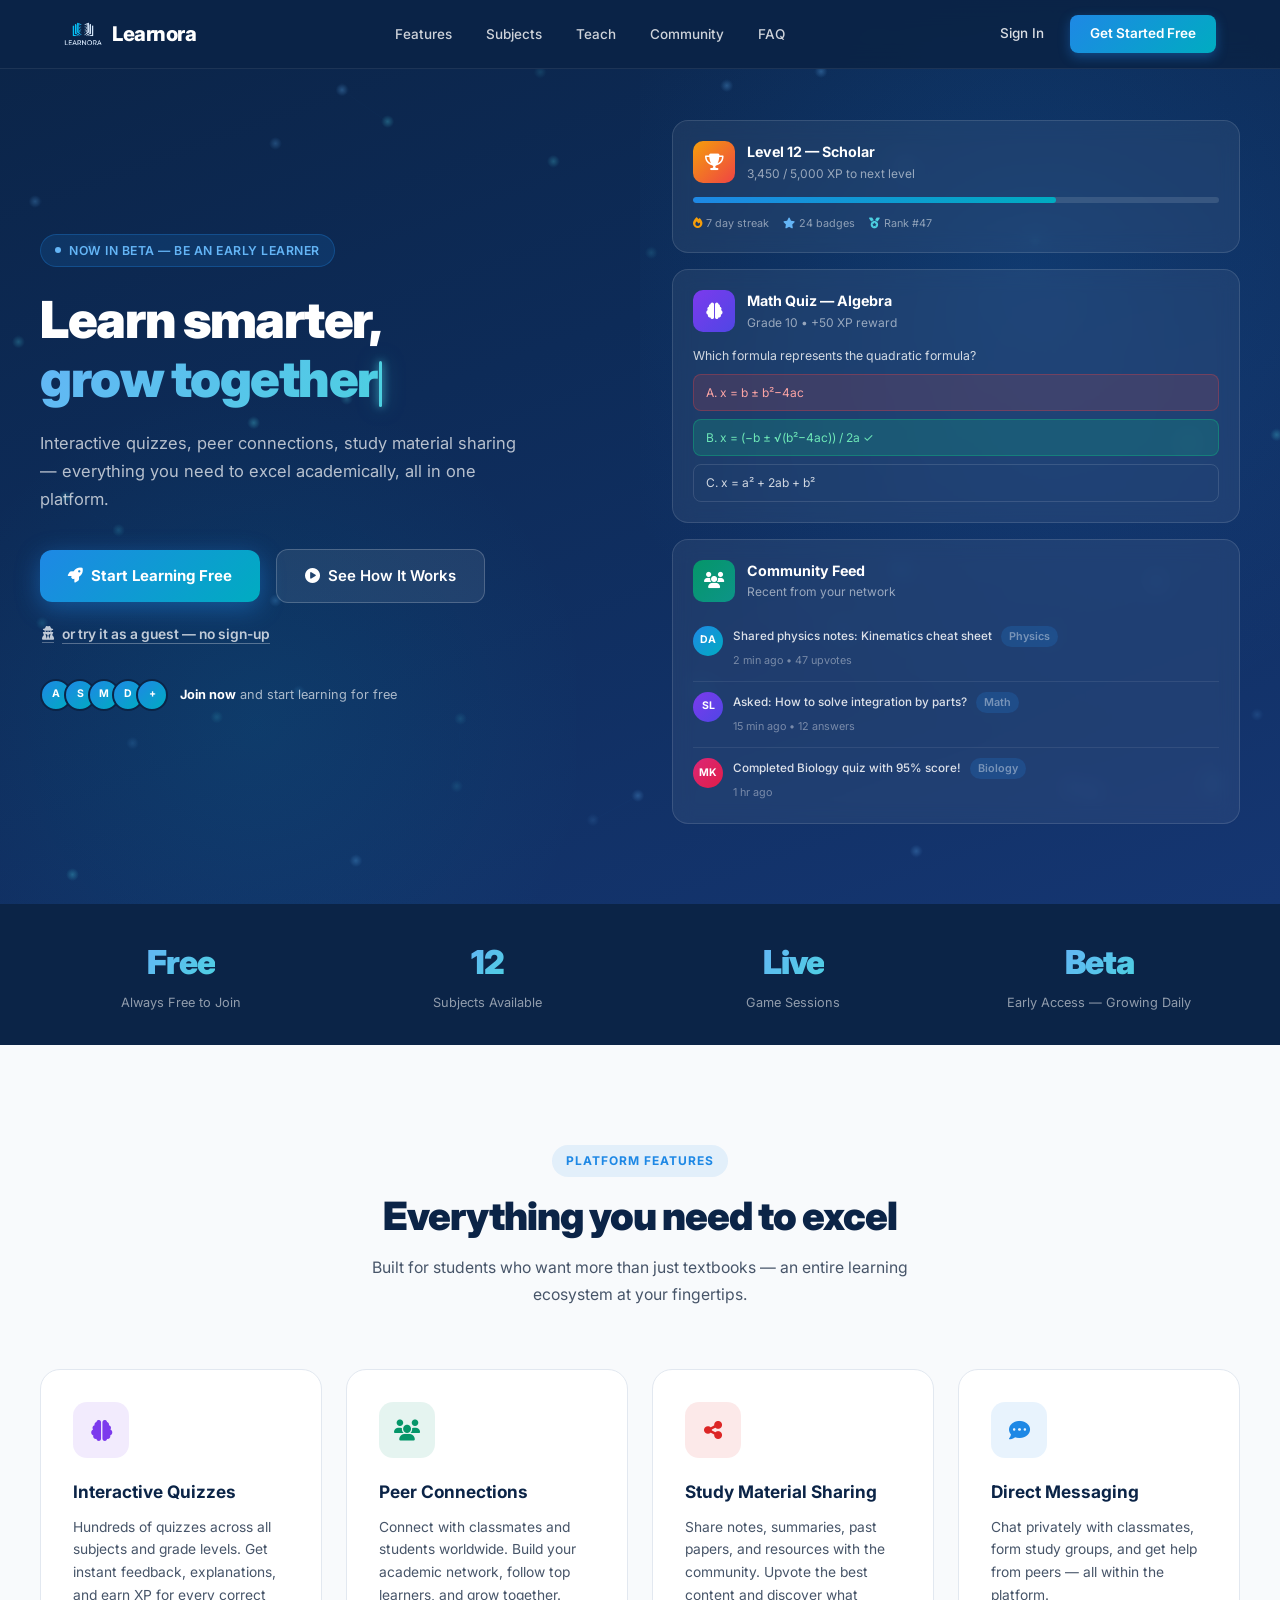
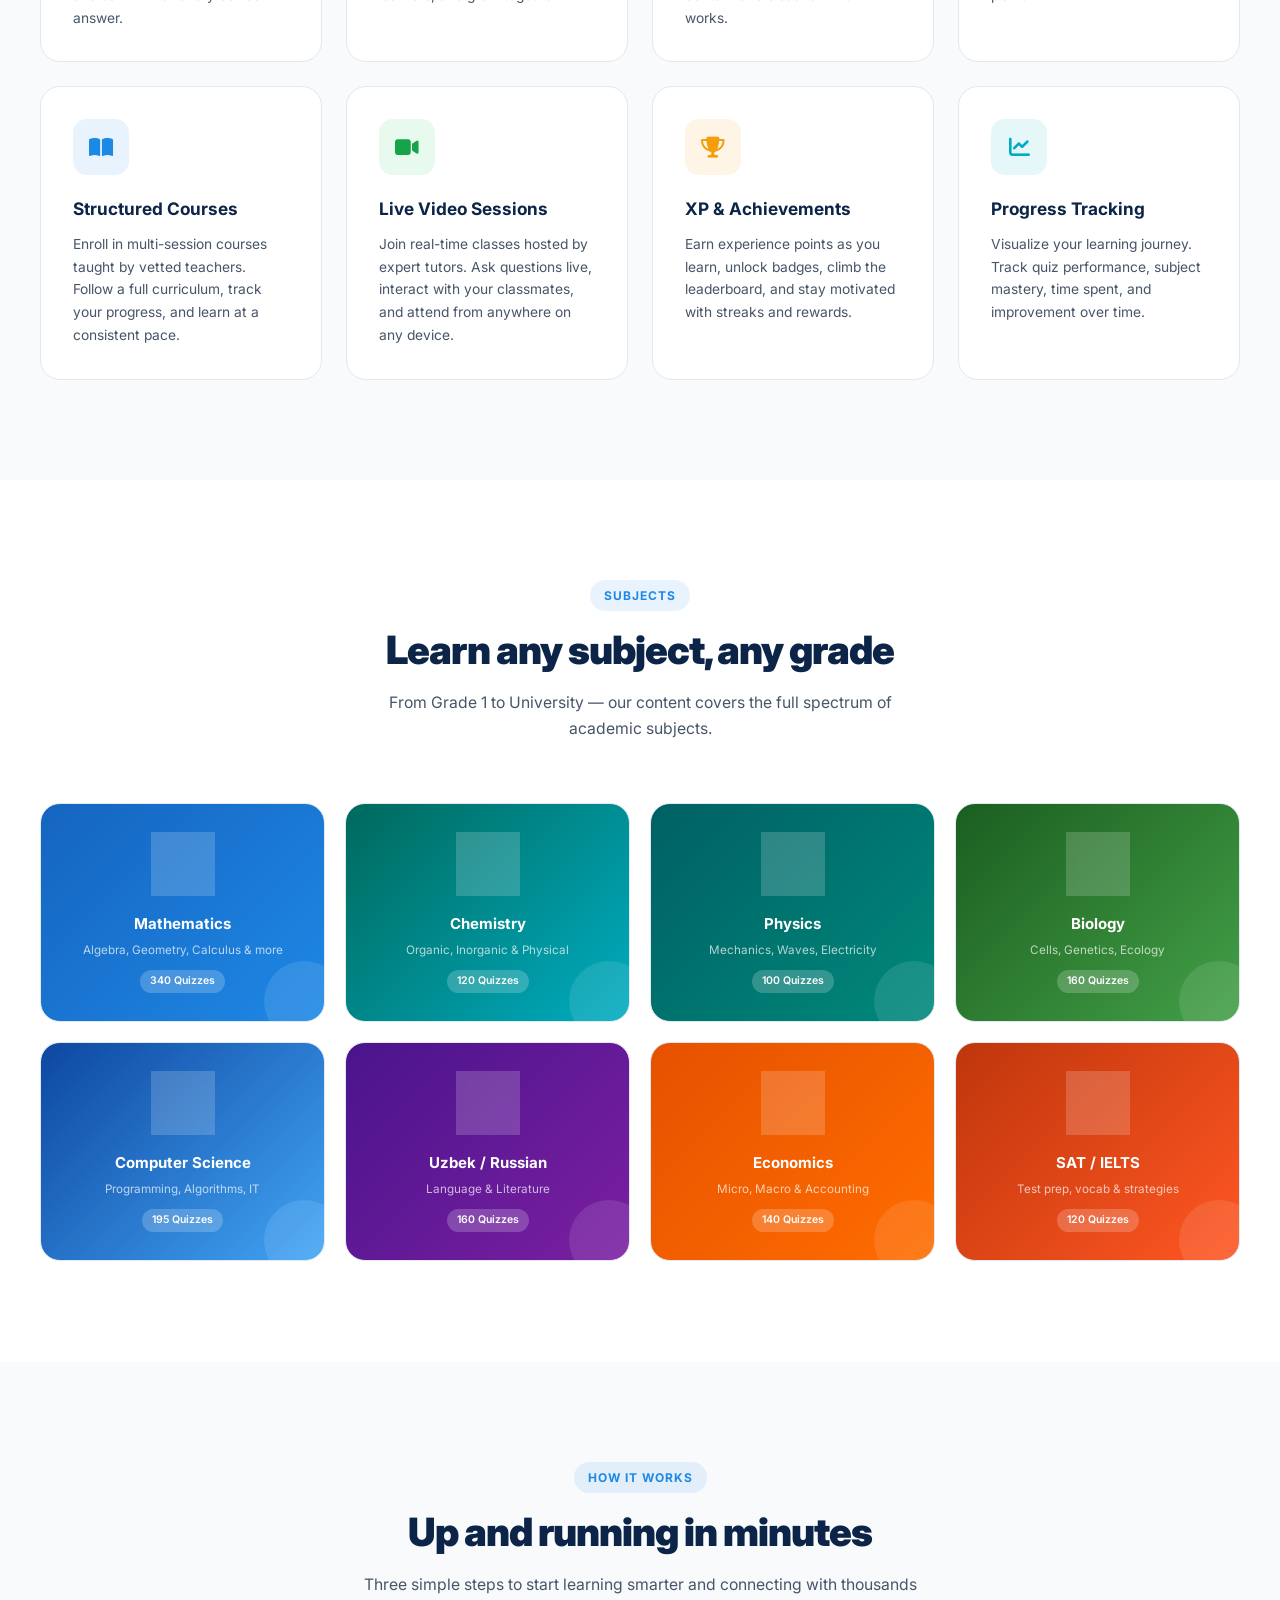
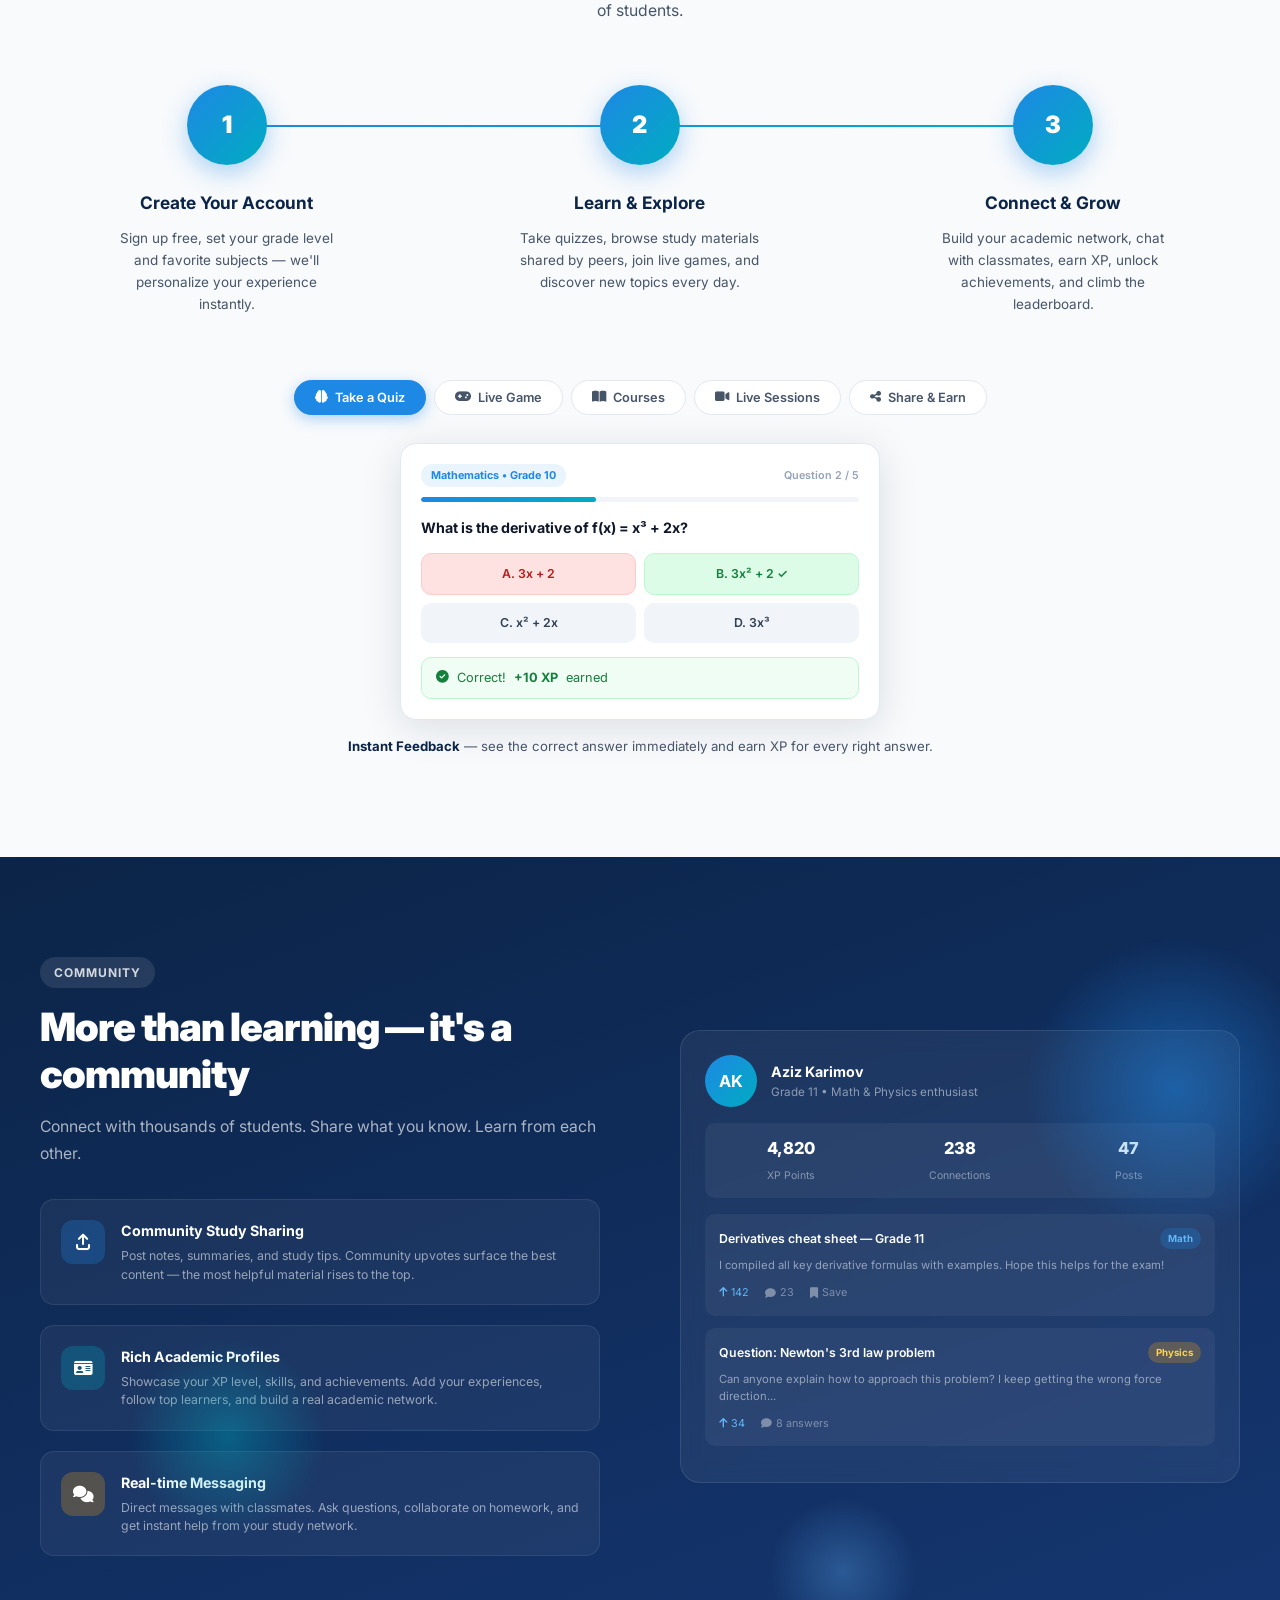
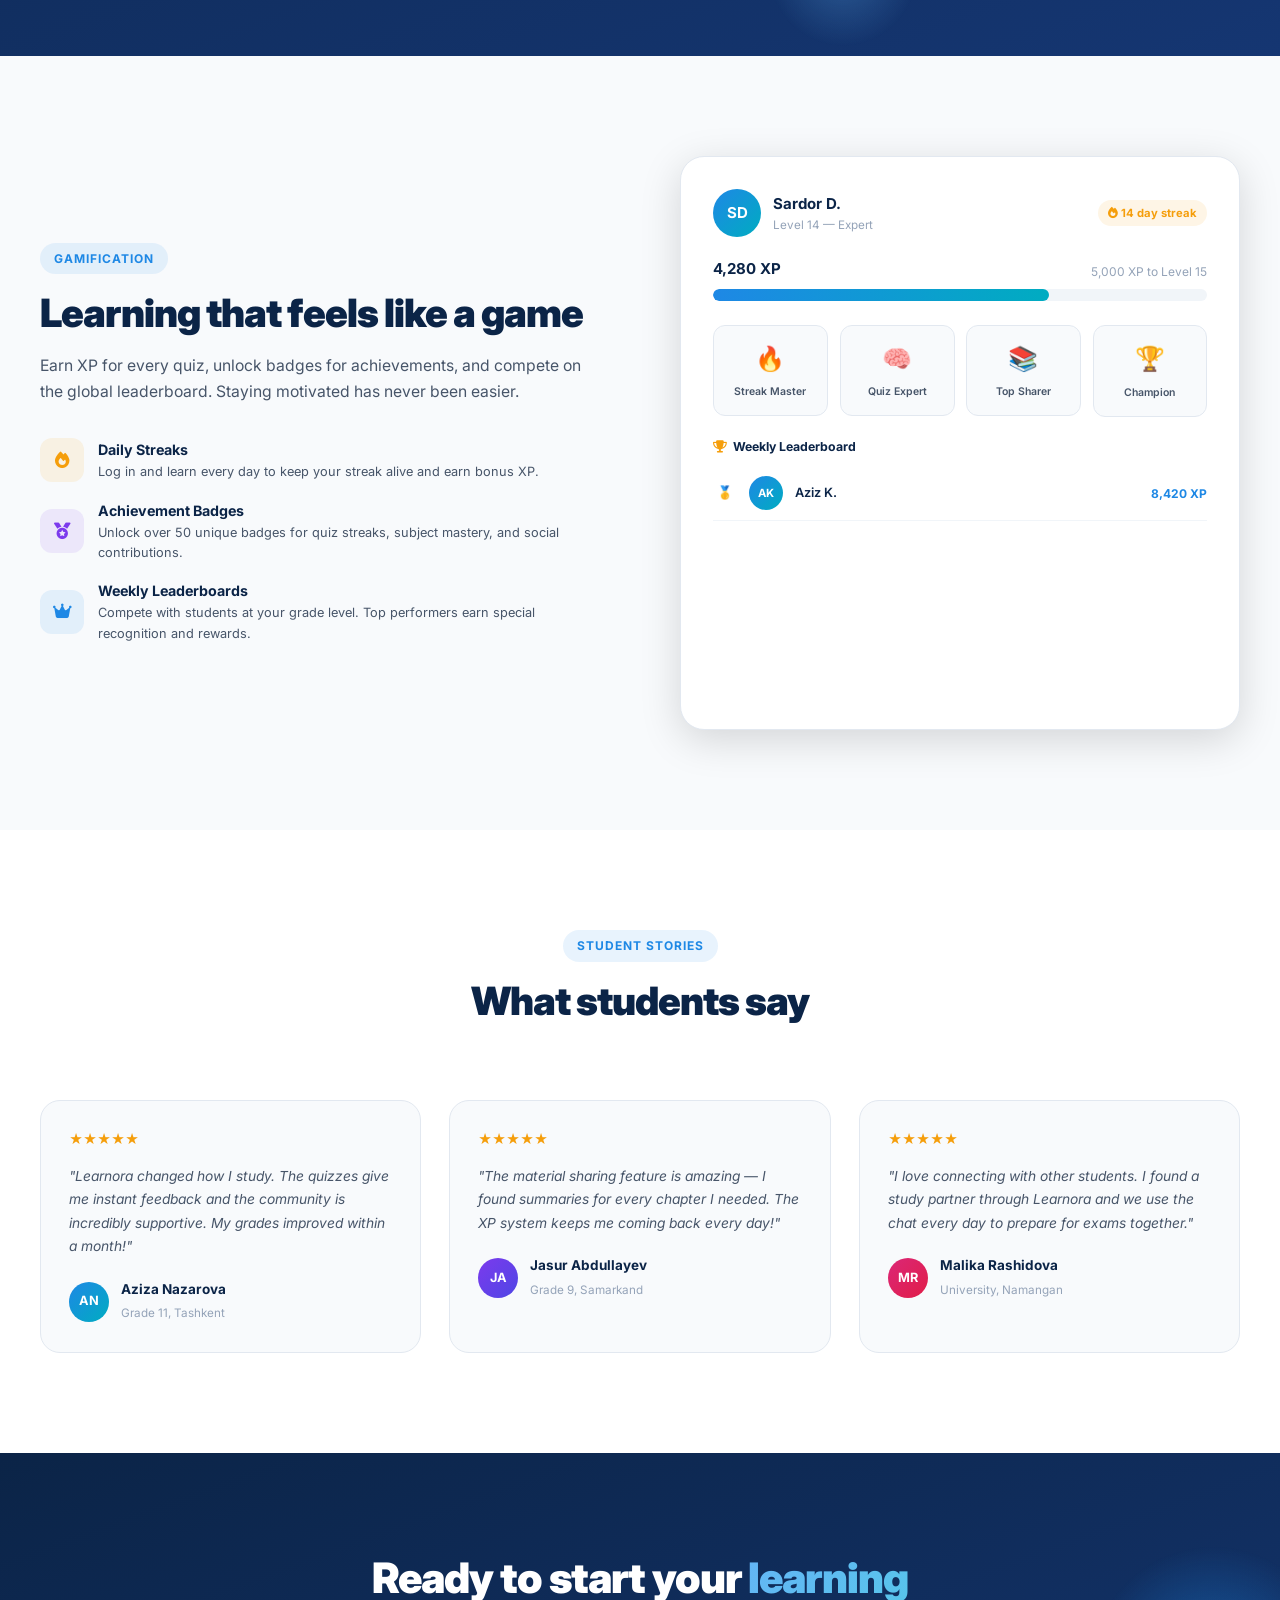
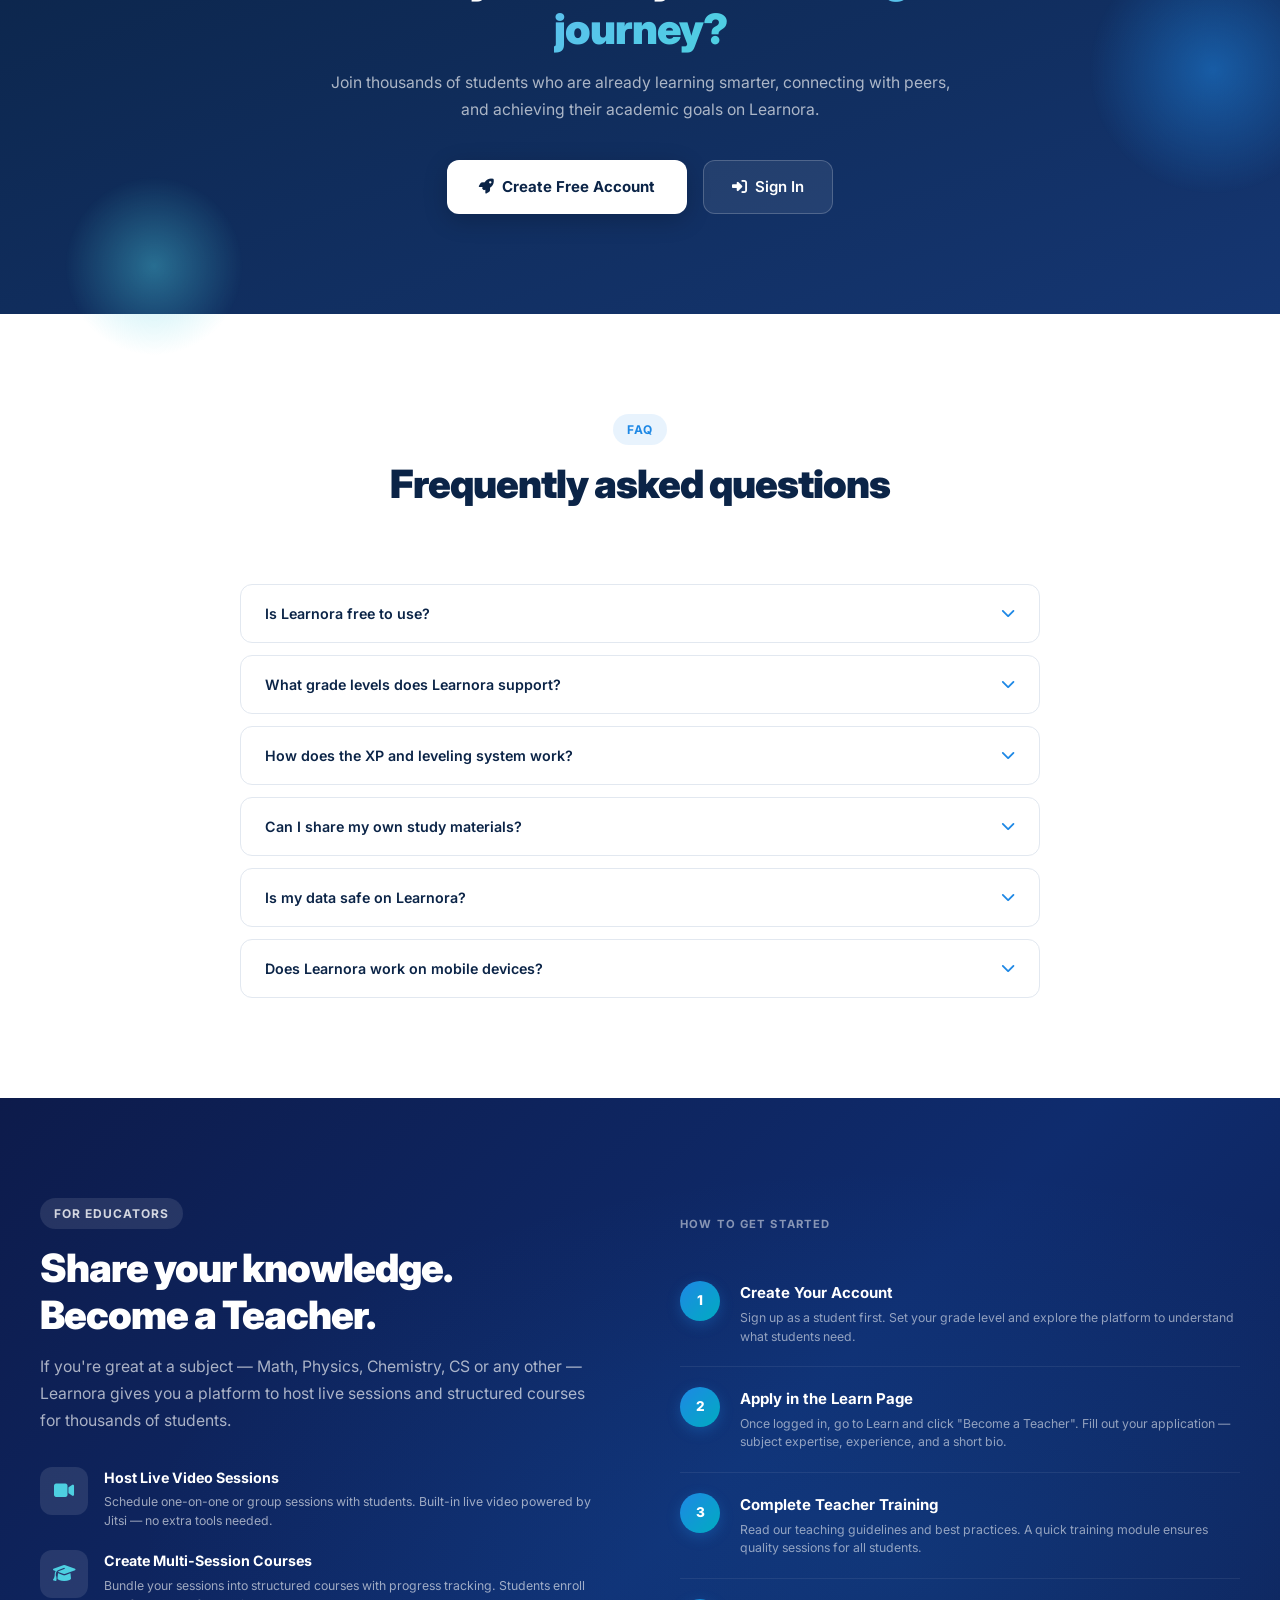
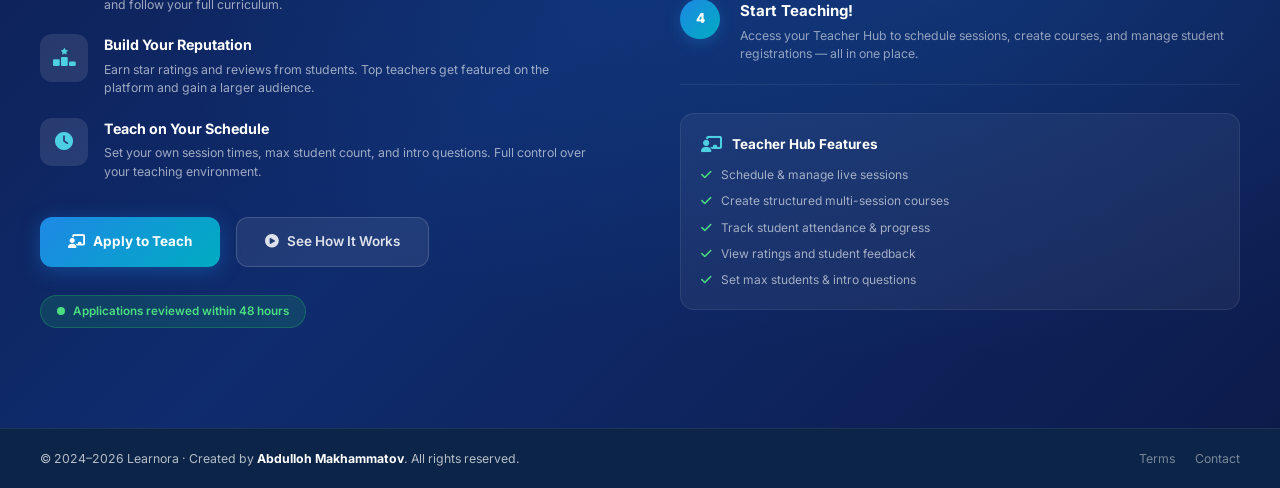
<file: admin.html>
<!DOCTYPE html>
<html lang="en">
<head>
<meta charset="UTF-8">
<meta name="viewport" content="width=device-width, initial-scale=1.0">
<title>Learnora Admin</title>
<link href="https://fonts.googleapis.com/css2?family=Inter:wght@400;500;600;700;800;900&display=swap" rel="stylesheet">
<link rel="stylesheet" href="https://cdnjs.cloudflare.com/ajax/libs/font-awesome/6.5.0/css/all.min.css">
<style>
*{margin:0;padding:0;box-sizing:border-box}
:root{
  --navy:#0D1B4B;--blue:#1565C0;--cyan:#29ABE2;
  --success:#10B981;--warning:#F59E0B;--danger:#EF4444;
  --surface:#fff;--bg:#F4F7FF;--border:#E2E8F0;
  --gray-400:#94A3B8;--gray-600:#475569;--gray-800:#1E293B;
  --shadow:0 4px 16px rgba(13,27,75,0.10);
  --radius:10px;
}
body{font-family:'Inter',sans-serif;background:var(--bg);color:var(--gray-800);min-height:100vh}
/* ── layout ── */
.admin-layout{display:flex;min-height:100vh}
.admin-sidebar{width:240px;background:linear-gradient(160deg,#0D1B4B 0%,#1A2C6B 100%);color:#fff;flex-shrink:0;display:flex;flex-direction:column}
.admin-brand{padding:24px 20px;border-bottom:1px solid rgba(255,255,255,.1)}
.admin-brand span{font-size:1.3rem;font-weight:900;letter-spacing:-.02em}
.admin-brand span b{color:var(--cyan)}
.admin-brand small{display:block;font-size:.7rem;color:rgba(255,255,255,.5);margin-top:2px;text-transform:uppercase;letter-spacing:.06em}
.admin-nav{padding:16px 0;flex:1}
.admin-nav-item{display:flex;align-items:center;gap:10px;padding:10px 20px;cursor:pointer;font-size:.875rem;font-weight:500;color:rgba(255,255,255,.7);border-left:3px solid transparent;transition:all .2s}
.admin-nav-item:hover{background:rgba(255,255,255,.07);color:#fff}
.admin-nav-item.active{background:rgba(41,171,226,.15);color:var(--cyan);border-left-color:var(--cyan)}
.admin-nav-item i{width:16px;text-align:center}
.admin-main{flex:1;padding:32px;overflow-y:auto}
/* ── cards ── */
.admin-header{margin-bottom:28px}
.admin-header h1{font-size:1.5rem;font-weight:800;color:var(--navy)}
.admin-header p{font-size:.875rem;color:var(--gray-400);margin-top:4px}
.stat-grid{display:grid;grid-template-columns:repeat(auto-fit,minmax(160px,1fr));gap:16px;margin-bottom:28px}
.stat-card{background:var(--surface);border-radius:var(--radius);padding:20px;box-shadow:var(--shadow)}
.stat-card .stat-val{font-size:1.8rem;font-weight:900;color:var(--navy)}
.stat-card .stat-lbl{font-size:.78rem;color:var(--gray-400);margin-top:4px;font-weight:500}
.stat-card .stat-icon{font-size:1.4rem;margin-bottom:8px}
/* ── tables ── */
.admin-card{background:var(--surface);border-radius:var(--radius);box-shadow:var(--shadow);overflow:hidden;margin-bottom:24px}
.admin-card-header{padding:16px 20px;border-bottom:1px solid var(--border);display:flex;align-items:center;justify-content:space-between;gap:12px;flex-wrap:wrap}
.admin-card-header h2{font-size:1rem;font-weight:700;color:var(--navy)}
.admin-table{width:100%;border-collapse:collapse}
.admin-table th{padding:10px 16px;text-align:left;font-size:.75rem;font-weight:700;color:var(--gray-400);text-transform:uppercase;letter-spacing:.05em;border-bottom:1px solid var(--border);background:#fafafa}
.admin-table td{padding:12px 16px;font-size:.85rem;border-bottom:1px solid #f1f5f9;vertical-align:middle}
.admin-table tr:last-child td{border-bottom:none}
.admin-table tr:hover td{background:#f8fafc}
/* ── application card ── */
.app-card{border:1px solid var(--border);border-radius:var(--radius);padding:20px;margin-bottom:16px;background:var(--surface)}
.app-card-header{display:flex;align-items:flex-start;justify-content:space-between;gap:12px;margin-bottom:14px}
.app-card-header h3{font-size:.95rem;font-weight:700;color:var(--navy)}
.app-card-header small{color:var(--gray-400);font-size:.78rem;display:block;margin-top:2px}
.app-field{margin-bottom:10px;font-size:.84rem}
.app-field strong{color:var(--gray-600);display:block;font-size:.73rem;text-transform:uppercase;letter-spacing:.04em;margin-bottom:2px}
.app-actions{display:flex;gap:8px;margin-top:16px;flex-wrap:wrap}
.pill{display:inline-flex;align-items:center;gap:4px;padding:3px 10px;border-radius:20px;font-size:.73rem;font-weight:600}
.pill-blue{background:#e0f2fe;color:#0369a1}
.pill-green{background:#dcfce7;color:#15803d}
.pill-orange{background:#fff7ed;color:#c2410c}
.pill-red{background:#fee2e2;color:#b91c1c}
.pill-gray{background:#f1f5f9;color:#475569}
/* ── buttons ── */
.btn{display:inline-flex;align-items:center;gap:6px;padding:8px 16px;border:none;border-radius:8px;font-size:.85rem;font-weight:600;cursor:pointer;transition:all .2s}
.btn-primary{background:var(--blue);color:#fff}
.btn-primary:hover{background:#1251a3}
.btn-success{background:var(--success);color:#fff}
.btn-success:hover{filter:brightness(.9)}
.btn-danger{background:var(--danger);color:#fff}
.btn-danger:hover{filter:brightness(.9)}
.btn-ghost{background:#f1f5f9;color:var(--gray-800)}
.btn-ghost:hover{background:#e2e8f0}
.btn-sm{padding:5px 12px;font-size:.78rem}
.btn:disabled{opacity:.5;cursor:not-allowed}
/* ── form ── */
.form-group{margin-bottom:16px}
.form-label{display:block;font-size:.82rem;font-weight:600;color:var(--gray-600);margin-bottom:6px}
.form-input,.form-select,.form-textarea{width:100%;padding:9px 12px;border:1px solid var(--border);border-radius:8px;font-size:.875rem;font-family:inherit;color:var(--gray-800);outline:none;transition:border-color .2s}
.form-input:focus,.form-select:focus,.form-textarea:focus{border-color:var(--blue)}
.form-textarea{min-height:120px;resize:vertical}
.quill-editor{min-height:200px;border:1px solid var(--border);border-radius:8px;overflow:hidden}
.quill-editor .ql-toolbar{border:none;border-bottom:1px solid var(--border);background:#fafafa}
.quill-editor .ql-container{border:none;font-size:.9rem;min-height:160px}
/* ── toast ── */
#adminToast{position:fixed;bottom:24px;right:24px;z-index:9999;display:flex;flex-direction:column;gap:8px}
.a-toast{padding:12px 20px;border-radius:10px;font-size:.85rem;font-weight:600;color:#fff;box-shadow:0 4px 16px rgba(0,0,0,.15);animation:slideIn .3s ease}
.a-toast.success{background:var(--success)}
.a-toast.error{background:var(--danger)}
.a-toast.info{background:var(--blue)}
@keyframes slideIn{from{transform:translateX(100%);opacity:0}to{transform:translateX(0);opacity:1}}
/* ── video ── */
.video-pitch-player{width:100%;max-width:520px;border-radius:10px;background:#000}
/* ── empty ── */
.admin-empty{text-align:center;padding:48px 20px;color:var(--gray-400)}
.admin-empty i{font-size:2rem;margin-bottom:12px;display:block}
/* ── tabs ── */
.admin-tabs{display:flex;gap:4px;background:#f1f5f9;border-radius:8px;padding:4px;margin-bottom:20px;width:fit-content}
.admin-tab{padding:7px 18px;border-radius:6px;font-size:.82rem;font-weight:600;cursor:pointer;color:var(--gray-400);border:none;background:none;transition:all .2s}
.admin-tab.active{background:#fff;color:var(--navy);box-shadow:0 1px 4px rgba(0,0,0,.08)}
/* ── star rating ── */
.stars{color:#f59e0b;font-size:.9rem}
</style>
</head>
<body>
<div class="admin-layout">
  <!-- Sidebar -->
  <aside class="admin-sidebar">
    <div class="admin-brand">
      <span>Learn<b>ora</b></span>
      <small>Admin Panel</small>
    </div>
    <nav class="admin-nav">
      <div class="admin-nav-item active" onclick="showSection('overview')" id="nav-overview">
        <i class="fas fa-chart-pie"></i> Overview
      </div>
      <div class="admin-nav-item" onclick="showSection('applications')" id="nav-applications">
        <i class="fas fa-user-graduate"></i> Applications <span id="appsBadge" style="margin-left:auto;background:var(--danger);color:#fff;font-size:.65rem;font-weight:700;padding:2px 6px;border-radius:10px;display:none"></span>
      </div>
      <div class="admin-nav-item" onclick="showSection('sessions')" id="nav-sessions">
        <i class="fas fa-video"></i> Sessions
      </div>
      <div class="admin-nav-item" onclick="showSection('users')" id="nav-users">
        <i class="fas fa-users"></i> Users
      </div>
      <div class="admin-nav-item" onclick="showSection('email')" id="nav-email">
        <i class="fas fa-envelope"></i> Send Email
      </div>
      <div class="admin-nav-item" onclick="showSection('reports')" id="nav-reports">
        <i class="fas fa-flag"></i> Reports <span id="reportsBadge" style="margin-left:auto;background:var(--danger);color:#fff;font-size:.65rem;font-weight:700;padding:2px 6px;border-radius:10px;display:none"></span>
      </div>
    </nav>
    <div style="padding:16px 20px;border-top:1px solid rgba(255,255,255,.1)">
      <button class="btn btn-ghost btn-sm" style="width:100%;justify-content:center" onclick="adminLogout()">
        <i class="fas fa-sign-out-alt"></i> Logout
      </button>
    </div>
  </aside>

  <!-- Main Content -->
  <main class="admin-main" id="adminMain">
    <div class="admin-empty"><i class="fas fa-spinner fa-spin"></i><p>Loading...</p></div>
  </main>
</div>

<div id="adminToast"></div>

<script>
const ADMIN_TOKEN = localStorage.getItem('learnora_token');

/* ── Guard: redirect if not admin ────────────────────────── */
(async function() {
  if (!ADMIN_TOKEN) { window.location.href = 'index.html'; return; }
  const res = await aFetch('/api/auth.php?action=me');
  if (!res.success || (res.data.role || 'student') !== 'admin') {
    window.location.href = 'index.html';
    return;
  }
  loadStats();
  showSection('overview');
})();

/* ── API helper ──────────────────────────────────────────── */
async function aFetch(url, method = 'GET', body = null) {
  try {
    const opts = {
      method,
      headers: { 'Authorization': 'Bearer ' + ADMIN_TOKEN, 'Content-Type': 'application/json' }
    };
    if (body) opts.body = JSON.stringify(body);
    const r = await fetch(url, opts);
    return await r.json();
  } catch(e) { return { success: false, error: e.message }; }
}

function aToast(msg, type = 'success') {
  const t = document.getElementById('adminToast');
  const el = document.createElement('div');
  el.className = 'a-toast ' + type;
  el.textContent = msg;
  t.appendChild(el);
  setTimeout(() => el.remove(), 3500);
}

function esc(s) {
  if (!s) return '';
  return String(s).replace(/&/g,'&amp;').replace(/</g,'&lt;').replace(/>/g,'&gt;').replace(/"/g,'&quot;');
}

function formatDate(d) {
  if (!d) return '—';
  return new Date(d).toLocaleString('en-GB', { day:'2-digit', month:'short', year:'numeric', hour:'2-digit', minute:'2-digit' });
}

/* ── Navigation ──────────────────────────────────────────── */
let _currentSection = '';
function showSection(section) {
  _currentSection = section;
  document.querySelectorAll('.admin-nav-item').forEach(el => el.classList.remove('active'));
  const navEl = document.getElementById('nav-' + section);
  if (navEl) navEl.classList.add('active');
  const main = document.getElementById('adminMain');
  main.innerHTML = '<div class="admin-empty"><i class="fas fa-spinner fa-spin"></i></div>';
  if (section === 'overview')      renderOverview();
  else if (section === 'applications') renderApplications('pending');
  else if (section === 'sessions') renderSessions();
  else if (section === 'users')    renderUsers();
  else if (section === 'email')    renderEmail();
  else if (section === 'reports')  renderReports('open');
}

/* ── Cached stats ────────────────────────────────────────── */
let _stats = {};
async function loadStats() {
  const res = await aFetch('/api/admin.php?action=stats');
  if (res.success) {
    _stats = res.data;
    const badge = document.getElementById('appsBadge');
    if (badge && _stats.pending_applications > 0) {
      badge.textContent = _stats.pending_applications;
      badge.style.display = '';
    }
    const rBadge = document.getElementById('reportsBadge');
    if (rBadge && _stats.open_reports > 0) {
      rBadge.textContent = _stats.open_reports;
      rBadge.style.display = '';
    }
  }
}

/* ── Overview ────────────────────────────────────────────── */
async function renderOverview() {
  await loadStats();
  const s = _stats;
  document.getElementById('adminMain').innerHTML = `
    <div class="admin-header">
      <h1>Admin Overview</h1>
      <p>Platform health at a glance</p>
    </div>
    <div class="stat-grid">
      <div class="stat-card"><div class="stat-icon"><i class="fas fa-users" style="color:#6366f1"></i></div><div class="stat-val">${s.total_users||0}</div><div class="stat-lbl">Total Users</div></div>
      <div class="stat-card"><div class="stat-icon"><i class="fas fa-chalkboard-teacher" style="color:#0891b2"></i></div><div class="stat-val">${s.total_teachers||0}</div><div class="stat-lbl">Active Teachers</div></div>
      <div class="stat-card"><div class="stat-icon"><i class="fas fa-clipboard-list" style="color:#d97706"></i></div><div class="stat-val" style="color:var(--warning)">${s.pending_applications||0}</div><div class="stat-lbl">Pending Applications</div></div>
      <div class="stat-card"><div class="stat-icon"><i class="fas fa-calendar-check" style="color:#2563eb"></i></div><div class="stat-val">${s.total_sessions||0}</div><div class="stat-lbl">Sessions</div></div>
      <div class="stat-card"><div class="stat-icon"><i class="fas fa-user-check" style="color:#059669"></i></div><div class="stat-val">${s.total_registrations||0}</div><div class="stat-lbl">Registrations</div></div>
      <div class="stat-card"><div class="stat-icon"><i class="fas fa-pen-to-square" style="color:#7c3aed"></i></div><div class="stat-val">${s.total_posts||0}</div><div class="stat-lbl">Community Posts</div></div>
      <div class="stat-card"><div class="stat-icon"><i class="fas fa-book-open" style="color:#0284c7"></i></div><div class="stat-val">${s.total_courses||0}</div><div class="stat-lbl">Courses</div></div>
      <div class="stat-card"><div class="stat-icon"><i class="fas fa-puzzle-piece" style="color:#be185d"></i></div><div class="stat-val">${s.total_quizzes||0}</div><div class="stat-lbl">Quizzes</div></div>
      <div class="stat-card"><div class="stat-icon"><i class="fas fa-user-plus" style="color:#10b981"></i></div><div class="stat-val" style="color:var(--success)">${s.new_users_week||0}</div><div class="stat-lbl">New Users (7d)</div></div>
      ${(s.open_reports||0) > 0 ? `<div class="stat-card" style="cursor:pointer" onclick="showSection('reports')"><div class="stat-icon"><i class="fas fa-flag" style="color:#ef4444"></i></div><div class="stat-val" style="color:var(--danger)">${s.open_reports}</div><div class="stat-lbl">Open Reports</div></div>` : ''}
    </div>
    ${s.pending_applications > 0 ? `<div style="background:#fff7ed;border:1px solid #fed7aa;border-radius:10px;padding:16px 20px;display:flex;align-items:center;gap:12px;margin-bottom:20px">
      <i class="fas fa-exclamation-triangle" style="color:var(--warning);font-size:1.2rem"></i>
      <div>
        <div style="font-weight:700;color:#92400e">${s.pending_applications} pending teacher application${s.pending_applications!==1?'s':''}</div>
        <div style="font-size:.82rem;color:#b45309;margin-top:2px">Review them in the Applications tab</div>
      </div>
      <button class="btn btn-ghost btn-sm" style="margin-left:auto" onclick="showSection('applications')">Review →</button>
    </div>` : ''}
  `;
}

/* ── Applications ────────────────────────────────────────── */
let _appsFilter = 'pending';
async function renderApplications(filter) {
  _appsFilter = filter || _appsFilter;
  const res = await aFetch('/api/admin.php?action=applications&status=' + _appsFilter);
  const apps = res.success ? res.data : [];

  document.getElementById('adminMain').innerHTML = `
    <div class="admin-header">
      <h1>Teacher Applications</h1>
      <p>Review applicants and manage the teacher verification queue</p>
    </div>
    <div class="admin-tabs">
      <button class="admin-tab${_appsFilter==='pending'?' active':''}" onclick="renderApplications('pending')">Pending</button>
      <button class="admin-tab${_appsFilter==='approved'?' active':''}" onclick="renderApplications('approved')">Approved</button>
      <button class="admin-tab${_appsFilter==='declined'?' active':''}" onclick="renderApplications('declined')">Declined</button>
    </div>
    <div id="appsList">
      ${apps.length === 0
        ? '<div class="admin-empty"><i class="fas fa-check-circle"></i><p>No ' + _appsFilter + ' applications</p></div>'
        : apps.map(renderAppCard).join('')}
    </div>
  `;
}

function renderAppCard(a) {
  const tests     = tryParse(a.standardized_tests, []);
  const testSubs  = tryParse(a.test_subjects, {});
  const testScores= tryParse(a.test_scores, {});
  const subjects  = tryParse(a.subjects_to_teach, []);
  const statusPill = {
    pending:  'pill-orange',
    approved: 'pill-green',
    declined: 'pill-red',
  }[a.status] || 'pill-gray';

  return `
  <div class="app-card" id="app-${a.id}">
    <div class="app-card-header">
      <div>
        <h3>${esc(a.full_name)} <span class="pill ${statusPill}" style="font-size:.7rem;vertical-align:middle">${a.status}</span></h3>
        <small>@${esc(a.username)} &bull; Applied ${formatDate(a.submitted_at)}</small>
      </div>
    </div>
    <div style="display:grid;grid-template-columns:1fr 1fr;gap:12px">
      <div class="app-field"><strong>Age</strong>${a.age || '—'}</div>
      <div class="app-field"><strong>Location</strong>${esc(a.location) || '—'}</div>
      <div class="app-field"><strong>Current Status</strong>${esc(a.current_status) || '—'}</div>
      <div class="app-field"><strong>Email</strong>${esc(a.email) || '—'}</div>
    </div>
    <div class="app-field"><strong>Public Bio</strong>${esc(a.public_bio) || '—'}</div>
    <div class="app-field"><strong>Standardized Tests</strong>
      ${tests.length ? tests.map(t => {
        const score = testScores[t];
        return `<span class="pill pill-blue" style="margin-right:4px">${esc(t)}${score != null ? ` <strong>${score}</strong>` : ''}</span>`;
      }).join('') : '—'}
    </div>
    ${Object.keys(testSubs).length ? `<div class="app-field"><strong>Test Subjects</strong>${Object.entries(testSubs).map(([k,v])=>`<div style="margin-top:4px"><em>${esc(k)}:</em> ${Array.isArray(v)?v.map(s=>esc(s)).join(', '):esc(v)}</div>`).join('')}</div>` : ''}
    <div class="app-field"><strong>Wants to Teach</strong>
      ${subjects.map(s => `<span class="pill pill-blue" style="margin-right:4px">${esc(s)}</span>`).join('') || '—'}
    </div>
    ${a.id_document_url ? `<div class="app-field"><strong>ID Document</strong><a href="${esc(a.id_document_url)}" target="_blank" rel="noopener" style="color:var(--blue)"><i class="fas fa-file"></i> View Document</a></div>` : ''}
    ${a.video_pitch_url ? `<div class="app-field"><strong>Video Pitch</strong><br>
      <video class="video-pitch-player" controls preload="metadata" style="width:100%;max-width:520px;border-radius:10px;background:#000;display:block;margin-bottom:8px">
        <source src="${esc(a.video_pitch_url)}" type="video/webm">
        <source src="${esc(a.video_pitch_url)}" type="video/mp4">
        <source src="${esc(a.video_pitch_url)}" type="video/ogg">
      </video>
      <a href="${esc(a.video_pitch_url)}" target="_blank" rel="noopener" style="font-size:.78rem;color:var(--blue)"><i class="fas fa-external-link-alt"></i> Open / download video</a>
    </div>` : '<div class="app-field"><strong>Video Pitch</strong><span style="color:var(--gray-400)">No video submitted</span></div>'}
    ${a.admin_notes ? `<div class="app-field"><strong>Admin Notes</strong>${esc(a.admin_notes)}</div>` : ''}
    ${a.status === 'pending' ? `
    <div class="app-actions">
      <div style="flex:1">
        <label class="form-label" style="margin-bottom:4px">Approved Subjects (leave blank to use applicant's selection)</label>
        <input class="form-input" id="subj-${a.id}" placeholder="e.g. Mathematics, Physics (comma-separated)">
      </div>
    </div>
    <div class="app-actions">
      <div style="flex:1">
        <label class="form-label" style="margin-bottom:4px">Admin Note (optional, sent to applicant)</label>
        <input class="form-input" id="note-${a.id}" placeholder="Feedback for the applicant…">
      </div>
    </div>
    <div class="app-actions">
      <button class="btn btn-success" onclick="reviewApp(${a.id},'approve')"><i class="fas fa-check"></i> Approve</button>
      <button class="btn btn-danger" onclick="reviewApp(${a.id},'decline')"><i class="fas fa-times"></i> Decline</button>
    </div>` : ''}
  </div>`;
}

async function reviewApp(appId, action) {
  const noteEl = document.getElementById('note-' + appId);
  const subjEl = document.getElementById('subj-' + appId);
  const notes  = noteEl ? noteEl.value.trim() : '';
  let approvedSubjects = [];
  if (subjEl && subjEl.value.trim()) {
    approvedSubjects = subjEl.value.split(',').map(s => s.trim()).filter(Boolean);
  }

  const res = await aFetch('/api/admin.php?action=review_application', 'POST', {
    application_id: appId,
    action,
    admin_notes: notes,
    approved_subjects: approvedSubjects,
  });

  if (res.success) {
    aToast(action === 'approve' ? 'Application approved! User enrolled in training.' : 'Application declined.', action === 'approve' ? 'success' : 'info');
    document.getElementById('app-' + appId)?.remove();
    loadStats();
  } else {
    aToast(res.error || 'Error', 'error');
  }
}

/* ── Sessions ────────────────────────────────────────────── */
async function renderSessions() {
  const res = await aFetch('/api/admin.php?action=sessions');
  const sessions = res.success ? res.data : [];
  const statusColor = { upcoming:'pill-blue', live:'pill-green', ended:'pill-gray', cancelled:'pill-red' };

  document.getElementById('adminMain').innerHTML = `
    <div class="admin-header">
      <h1>All Sessions</h1>
      <p>Overview of all teaching sessions on the platform</p>
    </div>
    <div class="admin-card">
      <table class="admin-table">
        <thead><tr>
          <th>Title</th><th>Teacher</th><th>Subject</th><th>Scheduled</th><th>Duration</th><th>Students</th><th>Status</th>
        </tr></thead>
        <tbody>
          ${sessions.length === 0 ? '<tr><td colspan="7" style="text-align:center;color:var(--gray-400);padding:32px">No sessions yet</td></tr>' :
            sessions.map(s => `<tr>
              <td style="font-weight:600">${esc(s.title)}</td>
              <td>${esc(s.first_name)} ${esc(s.last_name)}</td>
              <td><span class="pill pill-blue">${esc(s.subject)}</span></td>
              <td style="font-size:.8rem">${formatDate(s.scheduled_at)}</td>
              <td>${s.duration_minutes} min</td>
              <td>${s.registered_count}/${s.max_students}</td>
              <td><span class="pill ${statusColor[s.status]||'pill-gray'}">${s.status}</span></td>
            </tr>`).join('')}
        </tbody>
      </table>
    </div>
  `;
}

/* ── Users ───────────────────────────────────────────────── */
async function renderUsers() {
  const res = await aFetch('/api/admin.php?action=users');
  const users = res.success ? res.data : [];
  const roleColor = { student:'pill-gray', teacher_pending_training:'pill-orange', active_teacher:'pill-green', admin:'pill-blue' };

  document.getElementById('adminMain').innerHTML = `
    <div class="admin-header">
      <h1>All Users</h1>
      <p>Total: ${users.length} users</p>
    </div>
    <div class="admin-card">
      <div class="admin-card-header">
        <h2>User Directory</h2>
        <input class="form-input" id="userSearch" placeholder="Search by name or username…" style="width:220px" oninput="filterUsers(this.value)">
      </div>
      <table class="admin-table" id="usersTable">
        <thead><tr>
          <th>User</th><th>Username</th><th>Email</th><th>Role</th><th>XP</th><th>Joined</th>
        </tr></thead>
        <tbody id="usersTbody">
          ${users.map(u => `<tr>
            <td style="font-weight:600">${esc(u.first_name)} ${esc(u.last_name)}</td>
            <td style="color:var(--gray-400)">@${esc(u.username)}</td>
            <td style="font-size:.8rem">${esc(u.email)||'—'}</td>
            <td><span class="pill ${roleColor[u.role]||'pill-gray'}">${(u.role||'student').replace(/_/g,' ')}</span></td>
            <td>${u.xp||0}</td>
            <td style="font-size:.78rem;color:var(--gray-400)">${formatDate(u.created_at)}</td>
          </tr>`).join('')}
        </tbody>
      </table>
    </div>
  `;
  // Store for filtering
  window._adminUsers = users;
}

function filterUsers(q) {
  const lower = q.toLowerCase();
  const tbody  = document.getElementById('usersTbody');
  if (!tbody || !window._adminUsers) return;
  const users  = window._adminUsers;
  tbody.innerHTML = users.filter(u =>
    (u.first_name+' '+u.last_name).toLowerCase().includes(lower) ||
    (u.username||'').toLowerCase().includes(lower) ||
    (u.email||'').toLowerCase().includes(lower)
  ).map(u => {
    const roleColor = { student:'pill-gray', teacher_pending_training:'pill-orange', active_teacher:'pill-green' };
    return `<tr>
      <td style="font-weight:600">${esc(u.first_name)} ${esc(u.last_name)}</td>
      <td style="color:var(--gray-400)">@${esc(u.username)}</td>
      <td style="font-size:.8rem">${esc(u.email)||'—'}</td>
      <td><span class="pill ${roleColor[u.role]||'pill-gray'}">${(u.role||'student').replace(/_/g,' ')}</span></td>
      <td>${u.xp||0}</td>
      <td style="font-size:.78rem;color:var(--gray-400)">${new Date(u.created_at).toLocaleDateString()}</td>
    </tr>`;
  }).join('');
}

/* ── Email Composer ──────────────────────────────────────── */
async function renderEmail() {
  const usersRes = await aFetch('/api/admin.php?action=users');
  const users = usersRes.success ? usersRes.data : [];

  document.getElementById('adminMain').innerHTML = `
    <div class="admin-header">
      <h1>Send Email</h1>
      <p>Send a branded Learnora email to a user or broadcast to everyone</p>
    </div>
    <div class="admin-card" style="max-width:700px">
      <div class="admin-card-header"><h2>Compose Email</h2></div>
      <div style="padding:20px">
        <div class="form-group">
          <label class="form-label">Recipient</label>
          <select class="form-select" id="emailTarget">
            <option value="all">Broadcast to ALL users</option>
            ${users.map(u => `<option value="${u.id}">${esc(u.first_name)} ${esc(u.last_name)} (@${esc(u.username)}) — ${esc(u.email||'no email')}</option>`).join('')}
          </select>
        </div>
        <div class="form-group">
          <label class="form-label">Subject Line</label>
          <input class="form-input" id="emailSubject" placeholder="e.g. Important update from Learnora">
        </div>
        <div class="form-group">
          <label class="form-label">Preview Text (shown in inbox before opening)</label>
          <input class="form-input" id="emailPreview" placeholder="Short preview sentence…">
        </div>
        <div class="form-group">
          <label class="form-label">Message Body</label>
          <div id="richEditor">
            <textarea class="form-textarea" id="emailBody" placeholder="Write your message here. HTML is supported for rich formatting.&#10;&#10;Example:&#10;&lt;p&gt;Hello,&lt;/p&gt;&#10;&lt;p&gt;We have an exciting update...&lt;/p&gt;" style="min-height:200px;font-family:monospace;font-size:.82rem"></textarea>
          </div>
          <div style="font-size:.75rem;color:var(--gray-400);margin-top:4px">HTML is supported. The message will be wrapped in the Learnora branded email template automatically.</div>
        </div>
        <div style="display:flex;gap:12px;align-items:center;flex-wrap:wrap">
          <button class="btn btn-primary" onclick="sendAdminEmail()"><i class="fas fa-paper-plane"></i> Send Email</button>
          <button class="btn btn-ghost" onclick="previewEmail()"><i class="fas fa-eye"></i> Preview</button>
        </div>
        <div id="emailResult" style="margin-top:12px"></div>
      </div>
    </div>
  `;
}

async function sendAdminEmail() {
  const target  = document.getElementById('emailTarget').value;
  const subject = document.getElementById('emailSubject').value.trim();
  const preview = document.getElementById('emailPreview').value.trim();
  const message = document.getElementById('emailBody').value.trim();

  if (!subject || !message) { aToast('Subject and message are required', 'error'); return; }

  const btn = event.target.closest('button');
  btn.disabled = true; btn.innerHTML = '<i class="fas fa-spinner fa-spin"></i> Sending…';

  const res = await aFetch('/api/admin.php?action=send_email', 'POST', { target, subject, preview, message });

  btn.disabled = false; btn.innerHTML = '<i class="fas fa-paper-plane"></i> Send Email';

  if (res.success) {
    const msg = res.data.broadcast ? `Broadcast sent to ${res.data.sent} users` : 'Email sent successfully';
    aToast(msg);
    document.getElementById('emailResult').innerHTML = `<div style="background:#dcfce7;border-radius:8px;padding:10px 14px;color:#15803d;font-size:.85rem;font-weight:600">✓ ${msg}</div>`;
  } else {
    aToast(res.error || 'Failed to send', 'error');
  }
}

function previewEmail() {
  const subject = document.getElementById('emailSubject').value || 'Preview';
  const message = document.getElementById('emailBody').value || '';
  const win = window.open('', '_blank');
  win.document.write(`<title>Preview: ${subject}</title>${message}`);
}

/* ── Content Reports ─────────────────────────────────────── */
let _reportsFilter = 'open';
async function renderReports(filter) {
  _reportsFilter = filter || _reportsFilter;
  const res = await aFetch('/api/admin.php?action=list_reports&status=' + _reportsFilter);
  const reports = res.success ? res.data : [];

  document.getElementById('adminMain').innerHTML = `
    <div class="admin-header">
      <h1>Content Reports</h1>
      <p>Review and moderate reported posts and comments</p>
    </div>
    <div class="admin-tabs">
      <button class="admin-tab${_reportsFilter==='open'?' active':''}" onclick="renderReports('open')">Open</button>
      <button class="admin-tab${_reportsFilter==='resolved'?' active':''}" onclick="renderReports('resolved')">Resolved</button>
      <button class="admin-tab${_reportsFilter==='dismissed'?' active':''}" onclick="renderReports('dismissed')">Dismissed</button>
    </div>
    <div id="reportsList">
      ${reports.length === 0
        ? '<div class="admin-empty"><i class="fas fa-check-circle"></i><p>No ' + _reportsFilter + ' reports</p></div>'
        : reports.map(renderReportCard).join('')}
    </div>
  `;
}

function renderReportCard(r) {
  const reasonColors = { spam:'pill-orange', harassment:'pill-red', inappropriate:'pill-red', misinformation:'pill-blue', other:'pill-gray' };
  return `
  <div class="app-card" id="report-${r.id}">
    <div class="app-card-header">
      <div>
        <h3>${esc(r.target_type === 'post' ? 'Post Report' : 'Comment Report')}
          <span class="pill ${reasonColors[r.reason]||'pill-gray'}" style="font-size:.7rem;vertical-align:middle">${esc(r.reason)}</span>
        </h3>
        <small>Reported by @${esc(r.reporter_username)} · ${formatDate(r.created_at)}</small>
      </div>
    </div>
    <div class="app-field"><strong>Content Preview</strong>${esc(r.content_preview || '[Content no longer exists]')}</div>
    ${r.details ? `<div class="app-field"><strong>Reporter's Note</strong>${esc(r.details)}</div>` : ''}
    ${r.status === 'open' ? `
    <div class="app-actions">
      <button class="btn btn-danger btn-sm" onclick="deleteReported(${r.id},'${esc(r.target_type)}',${r.target_id})">
        <i class="fas fa-trash"></i> Delete Content &amp; Resolve
      </button>
      <button class="btn btn-ghost btn-sm" onclick="resolveReport(${r.id},'dismissed')">
        <i class="fas fa-check"></i> Dismiss
      </button>
      <button class="btn btn-ghost btn-sm" onclick="resolveReport(${r.id},'resolved')">
        <i class="fas fa-archive"></i> Mark Resolved
      </button>
    </div>` : `<div style="font-size:.8rem;color:var(--gray-400)">Status: ${r.status}${r.resolved_at ? ' · ' + formatDate(r.resolved_at) : ''}</div>`}
  </div>`;
}

async function resolveReport(reportId, action) {
  const res = await aFetch('/api/admin.php?action=resolve_report', 'POST', { report_id: reportId, action });
  if (res.success) {
    aToast('Report ' + action);
    document.getElementById('report-' + reportId)?.remove();
    loadStats();
  } else {
    aToast(res.error || 'Failed', 'error');
  }
}

async function deleteReported(reportId, targetType, targetId) {
  if (!confirm('Permanently delete this ' + targetType + '? This cannot be undone.')) return;
  const res = await aFetch('/api/admin.php?action=delete_reported', 'POST', { report_id: reportId, target_type: targetType, target_id: targetId });
  if (res.success) {
    aToast('Content deleted and report resolved', 'success');
    document.getElementById('report-' + reportId)?.remove();
    loadStats();
  } else {
    aToast(res.error || 'Failed', 'error');
  }
}

/* ── Helpers ─────────────────────────────────────────────── */
function tryParse(str, fallback) {
  try { return JSON.parse(str) || fallback; } catch(e) { return fallback; }
}

function adminLogout() {
  localStorage.removeItem('learnora_token');
  window.location.href = 'index.html';
}
</script>
</body>
</html>
</file>
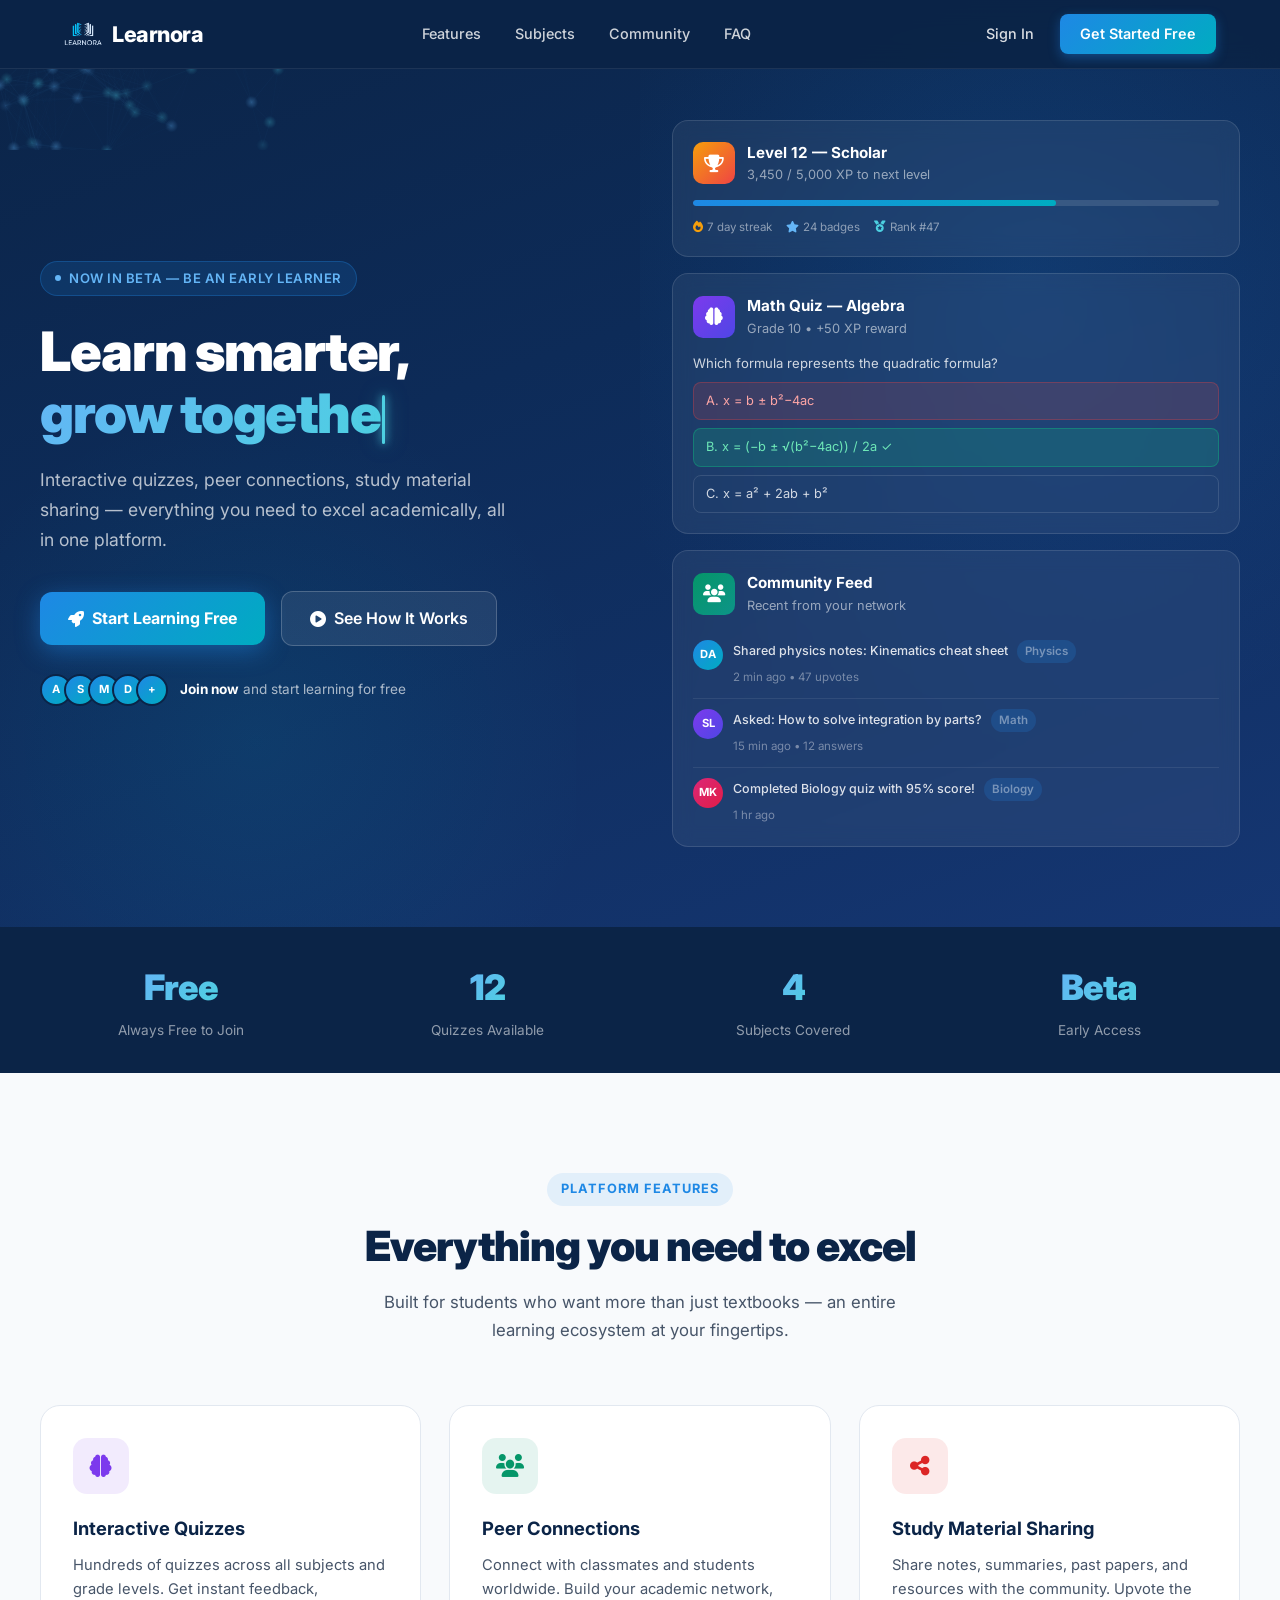
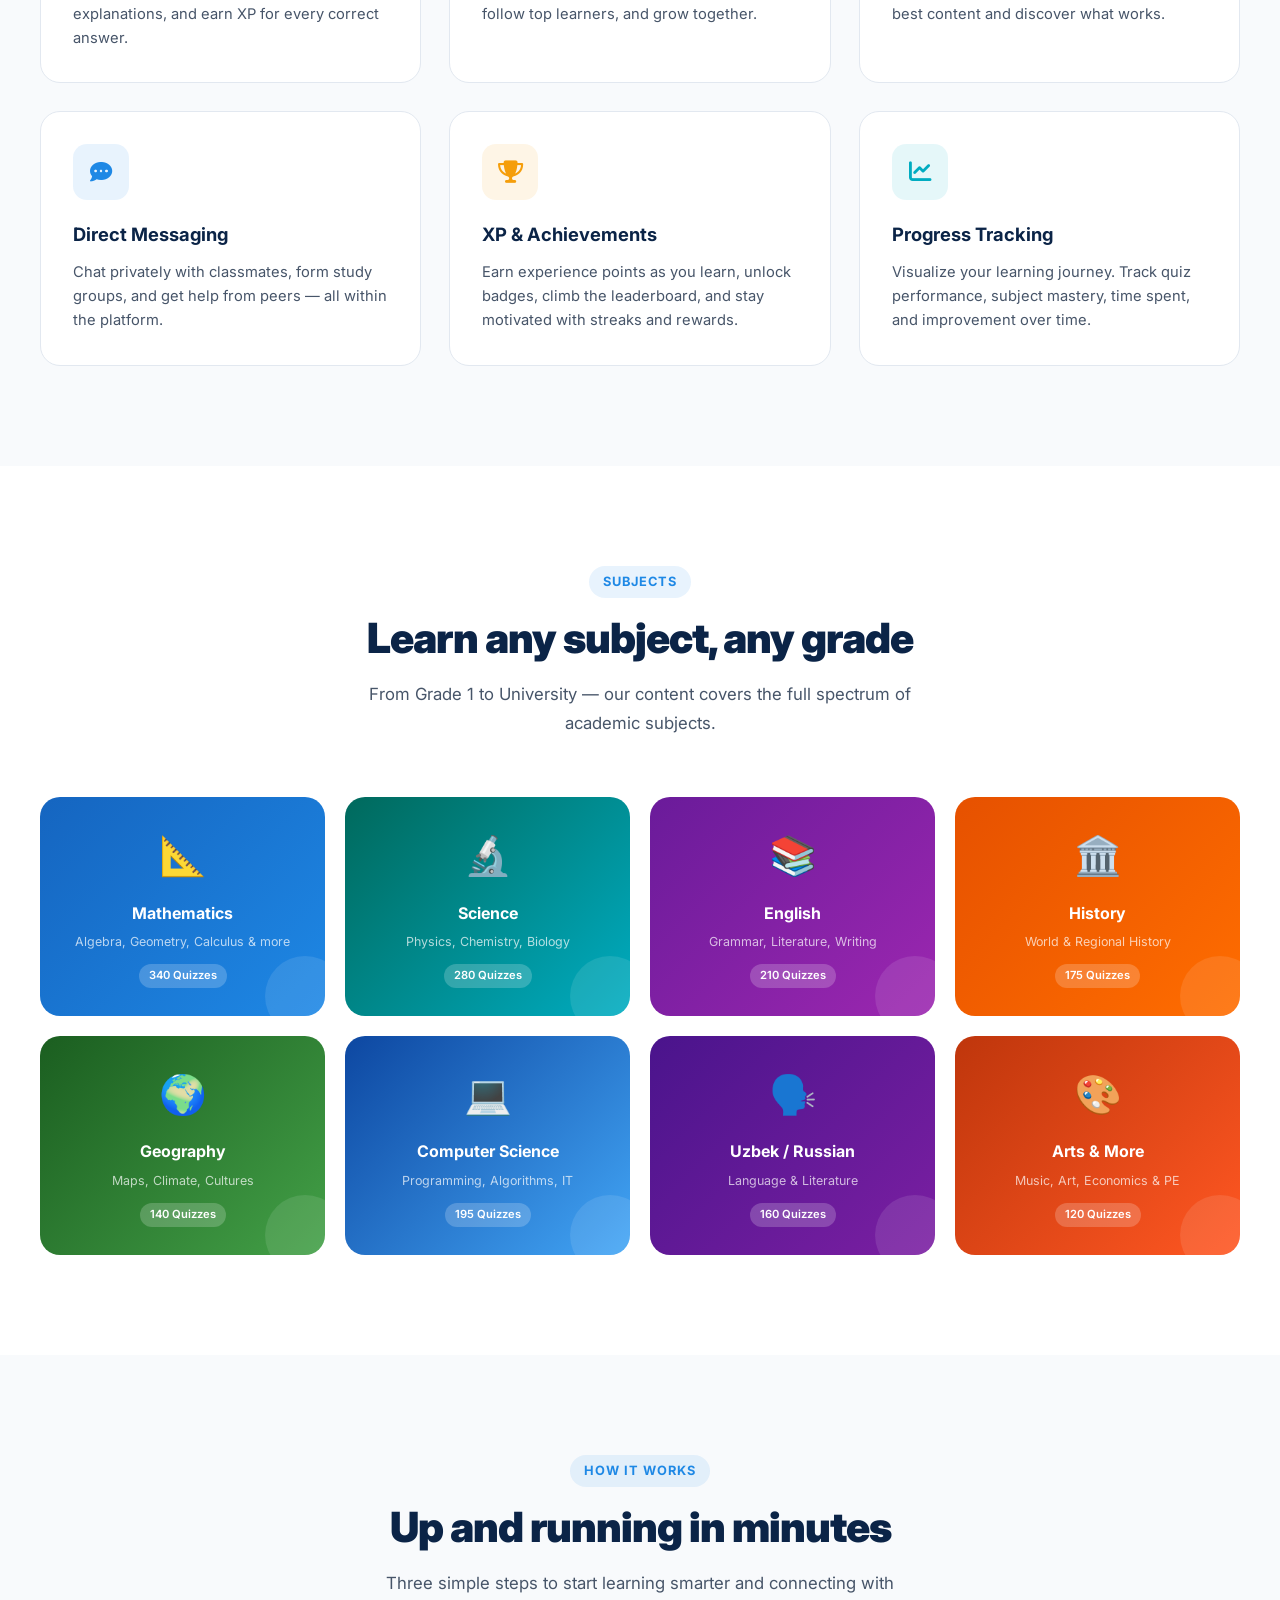
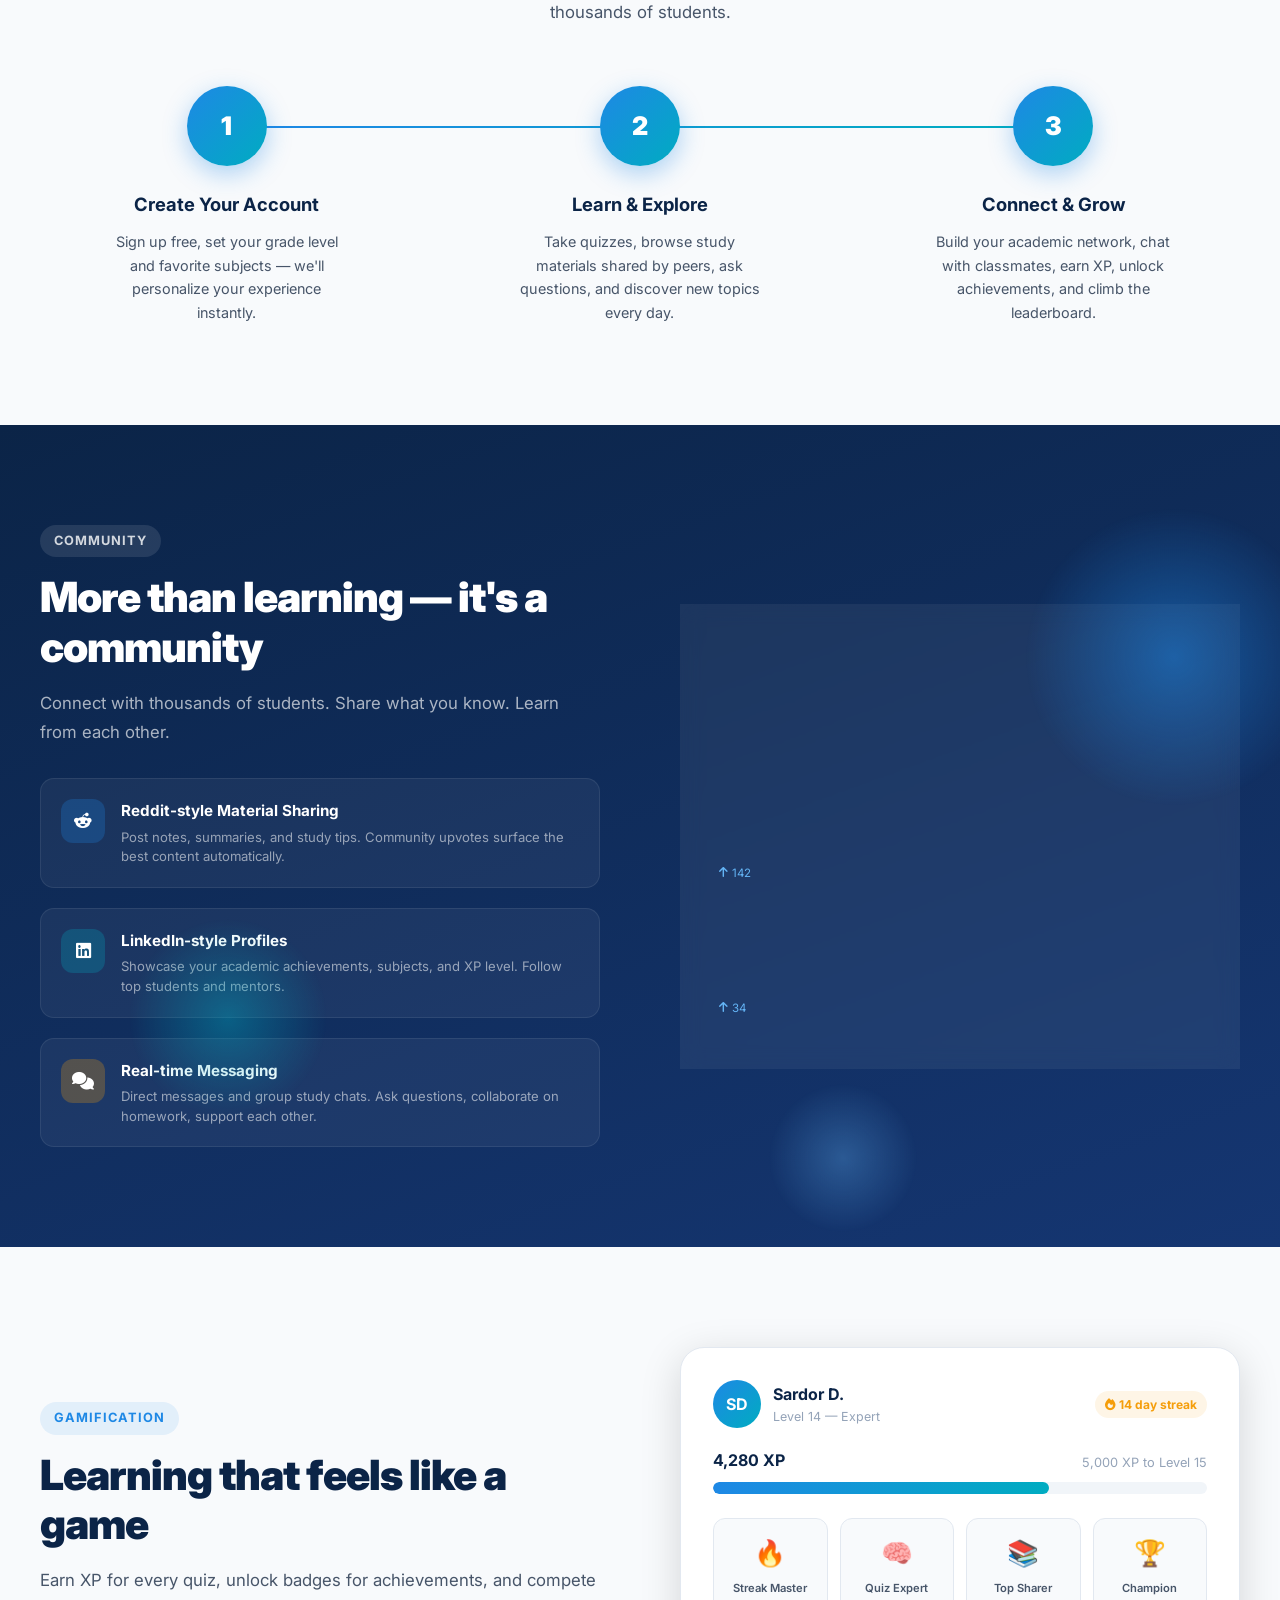
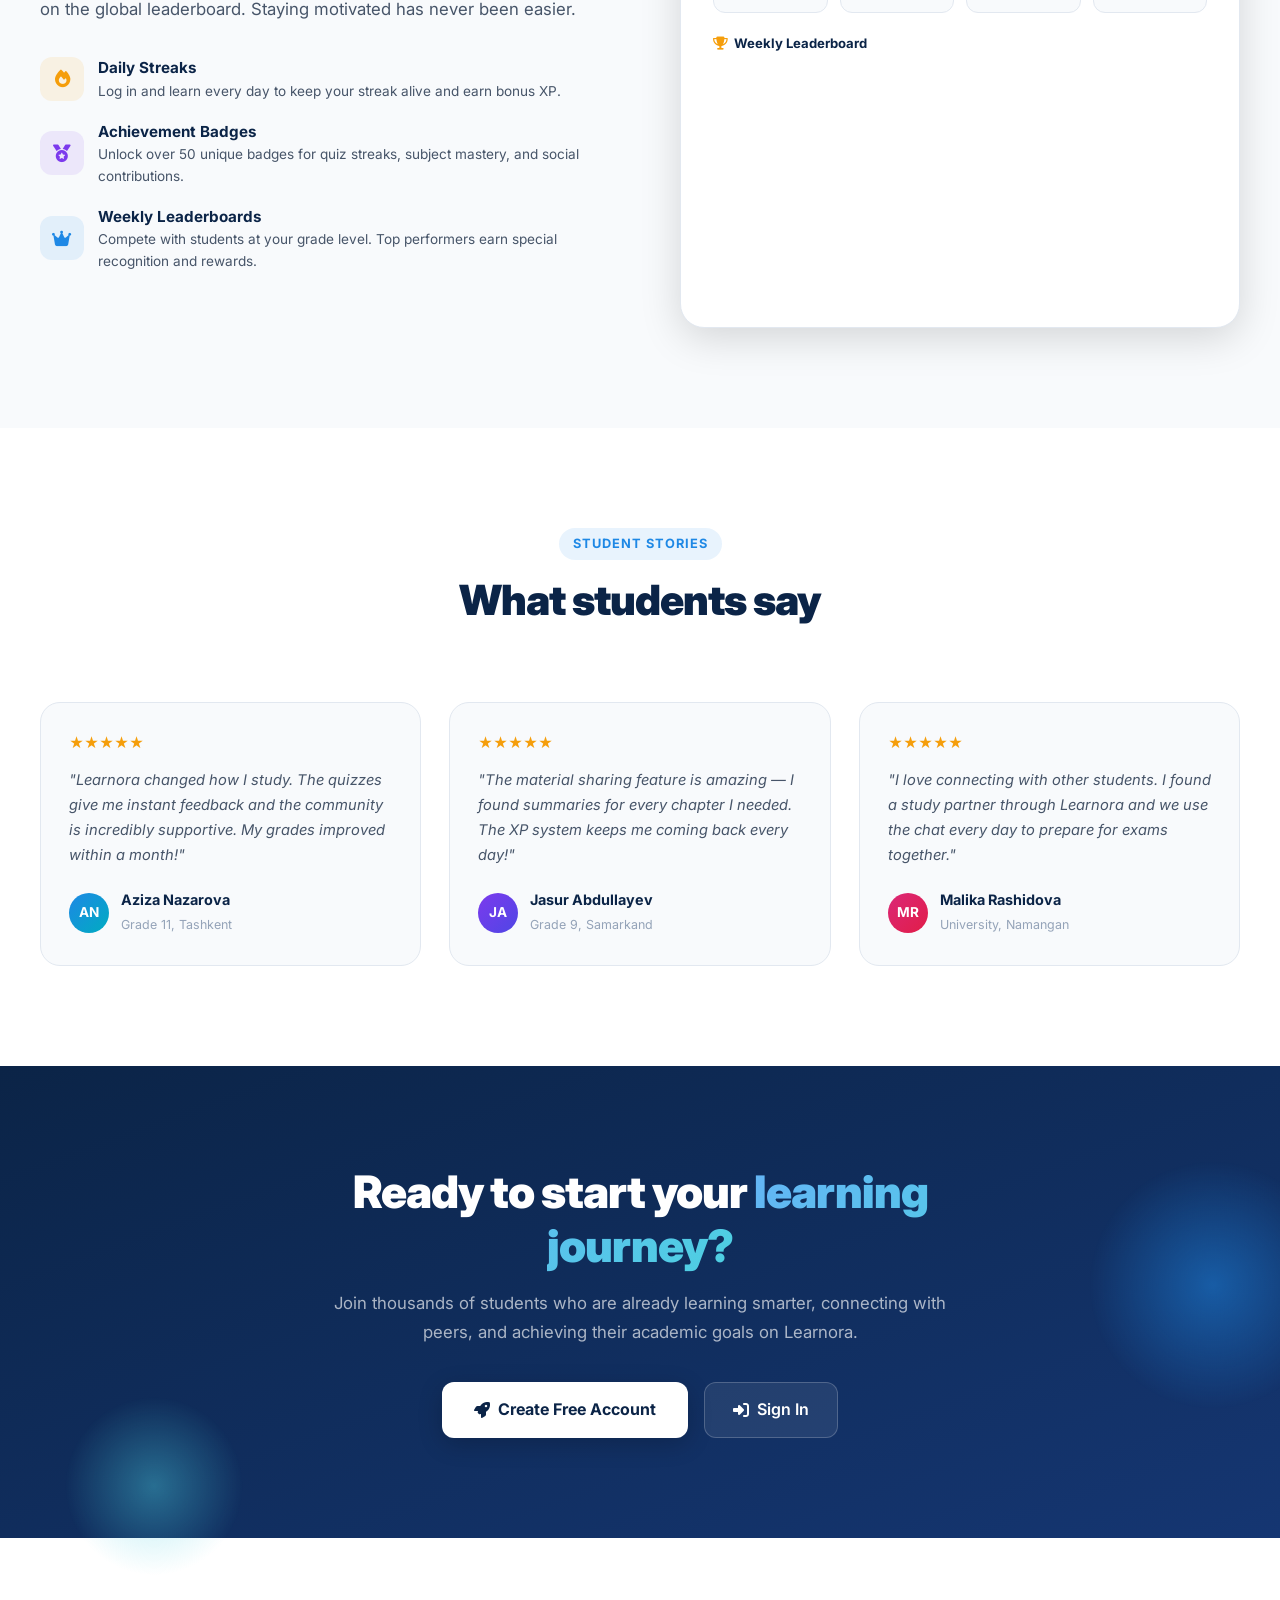
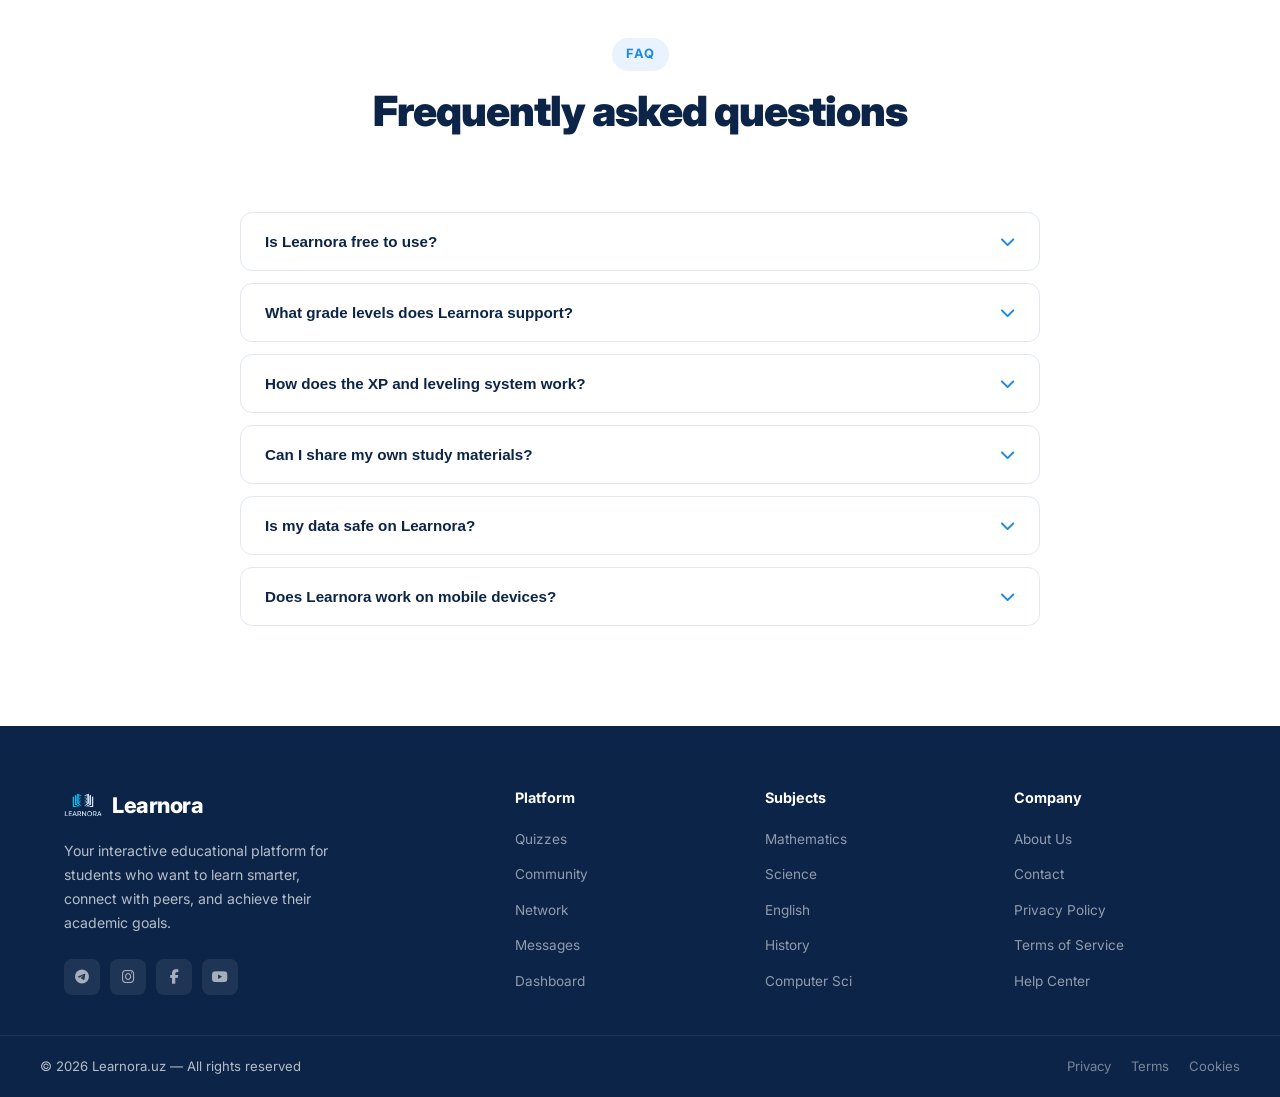
<file: index1.html>
<!DOCTYPE html>
<html lang="en">
<head>
    <meta charset="UTF-8">
    <meta name="viewport" content="width=device-width, initial-scale=1.0">
    <title>Learnora — Your Path to Interactive Learning</title>
    <meta name="description" content="Learnora is an interactive educational platform with quizzes, study material sharing, peer connections, and messaging. Learn smarter together.">
    <link rel="preconnect" href="https://fonts.googleapis.com">
    <link rel="preconnect" href="https://fonts.gstatic.com" crossorigin>
    <link href="https://fonts.googleapis.com/css2?family=Inter:wght@300;400;500;600;700;800;900&display=swap" rel="stylesheet">
    <link rel="stylesheet" href="https://cdnjs.cloudflare.com/ajax/libs/font-awesome/6.5.0/css/all.min.css">
    <style>
        :root {
            --primary: #0B2447;
            --secondary: #19376D;
            --accent: #1565C0;
            --bright: #1E88E5;
            --cyan: #00ACC1;
            --cyan-light: #E0F7FA;
            --white: #FFFFFF;
            --gray-50: #F8FAFC;
            --gray-100: #F1F5F9;
            --gray-200: #E2E8F0;
            --gray-400: #94A3B8;
            --gray-600: #475569;
            --gray-800: #1E293B;
            --success: #10B981;
            --warning: #F59E0B;
            --danger: #EF4444;
            --shadow-sm: 0 1px 3px rgba(0,0,0,0.12);
            --shadow: 0 4px 16px rgba(0,0,0,0.10);
            --shadow-lg: 0 10px 40px rgba(0,0,0,0.15);
            --radius: 12px;
            --radius-lg: 20px;
        }
        * { margin: 0; padding: 0; box-sizing: border-box; }
        html { scroll-behavior: smooth; }
        body { font-family: 'Inter', sans-serif; background: #fff; color: var(--gray-800); line-height: 1.6; }

        /* NAV */
        nav {
            position: fixed; top: 0; left: 0; right: 0; z-index: 1000;
            background: rgba(11, 36, 71, 0.96);
            backdrop-filter: blur(12px);
            border-bottom: 1px solid rgba(255,255,255,0.08);
            transition: all 0.3s ease;
        }
        .nav-inner {
            max-width: 1200px; margin: 0 auto;
            display: flex; align-items: center; justify-content: space-between;
            padding: 0 24px; height: 68px;
        }
        .nav-logo {
            display: flex; align-items: center; gap: 10px;
            text-decoration: none; color: white;
            font-weight: 800; font-size: 1.35rem; letter-spacing: -0.5px;
        }
        .nav-logo .logo-icon {
            width: 38px; height: 38px;
            background: linear-gradient(135deg, var(--bright), var(--cyan));
            border-radius: 10px;
            display: flex; align-items: center; justify-content: center;
            font-size: 1.1rem; color: white;
        }
        .nav-links {
            display: flex; align-items: center; gap: 6px;
            list-style: none;
        }
        .nav-links a {
            color: rgba(255,255,255,0.8); text-decoration: none;
            padding: 8px 14px; border-radius: 8px;
            font-size: 0.9rem; font-weight: 500;
            transition: all 0.2s;
        }
        .nav-links a:hover { color: white; background: rgba(255,255,255,0.1); }
        .nav-cta {
            display: flex; align-items: center; gap: 10px;
        }
        .btn-nav-login {
            color: rgba(255,255,255,0.85); text-decoration: none;
            padding: 8px 16px; border-radius: 8px; font-size: 0.9rem; font-weight: 500;
            transition: all 0.2s;
        }
        .btn-nav-login:hover { color: white; background: rgba(255,255,255,0.1); }
        .btn-nav-signup {
            background: linear-gradient(135deg, var(--bright), var(--cyan));
            color: white; text-decoration: none;
            padding: 8px 20px; border-radius: 8px; font-size: 0.9rem; font-weight: 600;
            transition: all 0.2s; box-shadow: 0 4px 12px rgba(30,136,229,0.4);
        }
        .btn-nav-signup:hover { transform: translateY(-1px); box-shadow: 0 6px 18px rgba(30,136,229,0.5); }
        .nav-mobile-btn {
            display: none; background: none; border: none;
            color: white; font-size: 1.3rem; cursor: pointer; padding: 8px;
        }
        .mobile-menu {
            display: none; position: fixed; top: 68px; left: 0; right: 0;
            background: var(--primary); padding: 16px 24px 24px;
            flex-direction: column; gap: 4px; z-index: 999;
            border-bottom: 1px solid rgba(255,255,255,0.1);
        }
        .mobile-menu.open { display: flex; }
        .mobile-menu a {
            color: rgba(255,255,255,0.85); text-decoration: none;
            padding: 12px 16px; border-radius: 8px; font-size: 0.95rem; font-weight: 500;
            transition: all 0.2s;
        }
        .mobile-menu a:hover { background: rgba(255,255,255,0.08); color: white; }
        .mobile-menu .divider { height: 1px; background: rgba(255,255,255,0.1); margin: 8px 0; }
        .mobile-menu .btn-nav-signup {
            display: block; text-align: center; margin-top: 8px;
        }

        /* HERO */
        .hero {
            background: linear-gradient(160deg, var(--primary) 0%, #0d2b58 40%, #153672 100%);
            min-height: 100vh; padding: 120px 24px 80px;
            display: flex; align-items: center; position: relative; overflow: hidden;
        }
        .hero::before {
            content: ''; position: absolute; top: -30%; right: -10%;
            width: 60%; height: 120%;
            background: radial-gradient(circle, rgba(30,136,229,0.15) 0%, transparent 70%);
            pointer-events: none;
        }
        .hero::after {
            content: ''; position: absolute; bottom: -20%; left: -5%;
            width: 50%; height: 80%;
            background: radial-gradient(circle, rgba(0,172,193,0.1) 0%, transparent 70%);
            pointer-events: none;
        }
        .hero-inner {
            max-width: 1200px; margin: 0 auto; width: 100%;
            display: grid; grid-template-columns: 1fr 1fr; gap: 64px; align-items: center;
            position: relative; z-index: 1;
        }
        .hero-badge {
            display: inline-flex; align-items: center; gap: 8px;
            background: rgba(30,136,229,0.15); border: 1px solid rgba(30,136,229,0.3);
            color: #64B5F6; padding: 6px 14px; border-radius: 100px;
            font-size: 0.82rem; font-weight: 600; margin-bottom: 24px;
            text-transform: uppercase; letter-spacing: 0.5px;
        }
        .hero-badge .dot { width: 6px; height: 6px; background: #64B5F6; border-radius: 50%; animation: pulse-dot 2s infinite; }
        @keyframes pulse-dot { 0%,100% { opacity: 1; } 50% { opacity: 0.3; } }
        .hero h1 {
            font-size: clamp(2.2rem, 5vw, 3.4rem);
            font-weight: 900; color: white; line-height: 1.15;
            letter-spacing: -1.5px; margin-bottom: 20px;
        }
        .hero h1 .gradient-text {
            background: linear-gradient(135deg, #64B5F6, #4DD0E1);
            -webkit-background-clip: text; -webkit-text-fill-color: transparent;
        }
        .hero-sub {
            font-size: 1.1rem; color: rgba(255,255,255,0.7); margin-bottom: 36px;
            max-width: 480px; line-height: 1.7;
        }
        .hero-actions {
            display: flex; align-items: center; gap: 16px; flex-wrap: wrap;
        }
        .btn-primary {
            background: linear-gradient(135deg, var(--bright), var(--cyan));
            color: white; text-decoration: none;
            padding: 14px 28px; border-radius: 12px;
            font-size: 1rem; font-weight: 700; display: inline-flex; align-items: center; gap: 8px;
            transition: all 0.2s; box-shadow: 0 6px 24px rgba(30,136,229,0.45);
            border: none; cursor: pointer;
        }
        .btn-primary:hover { transform: translateY(-2px); box-shadow: 0 10px 32px rgba(30,136,229,0.55); }
        .btn-outline {
            background: rgba(255,255,255,0.08); color: white; text-decoration: none;
            padding: 14px 28px; border-radius: 12px; border: 1px solid rgba(255,255,255,0.2);
            font-size: 1rem; font-weight: 600; display: inline-flex; align-items: center; gap: 8px;
            transition: all 0.2s;
        }
        .btn-outline:hover { background: rgba(255,255,255,0.15); transform: translateY(-2px); }
        .hero-social {
            display: flex; align-items: center; gap: 12px; margin-top: 28px;
        }
        .hero-avatars {
            display: flex;
        }
        .hero-avatars .av {
            width: 32px; height: 32px; border-radius: 50%; border: 2px solid var(--primary);
            background: linear-gradient(135deg, #1E88E5, #00ACC1);
            display: flex; align-items: center; justify-content: center;
            color: white; font-size: 0.7rem; font-weight: 700;
            margin-left: -8px;
        }
        .hero-avatars .av:first-child { margin-left: 0; }
        .hero-social p { color: rgba(255,255,255,0.65); font-size: 0.85rem; }
        .hero-social p strong { color: white; }

        /* HERO VISUAL */
        .hero-visual {
            display: flex; flex-direction: column; gap: 16px; position: relative;
        }
        .hero-card {
            background: rgba(255,255,255,0.06);
            border: 1px solid rgba(255,255,255,0.12);
            border-radius: 16px; padding: 20px; backdrop-filter: blur(10px);
            transition: transform 0.3s; position: relative;
        }
        .hero-card:hover { transform: translateY(-4px); }
        .hero-card-header {
            display: flex; align-items: center; gap: 12px; margin-bottom: 14px;
        }
        .hero-card-icon {
            width: 42px; height: 42px; border-radius: 10px;
            display: flex; align-items: center; justify-content: center;
            font-size: 1.1rem; color: white;
        }
        .hero-card h3 { color: white; font-size: 0.95rem; font-weight: 700; }
        .hero-card p { color: rgba(255,255,255,0.55); font-size: 0.8rem; }
        .xp-bar { height: 6px; background: rgba(255,255,255,0.12); border-radius: 100px; margin-top: 12px; overflow: hidden; }
        .xp-fill { height: 100%; background: linear-gradient(90deg, var(--bright), var(--cyan)); border-radius: 100px; transition: width 1.5s ease; }
        .quiz-options { display: flex; flex-direction: column; gap: 8px; margin-top: 8px; }
        .quiz-opt {
            padding: 8px 12px; border-radius: 8px; font-size: 0.8rem; color: rgba(255,255,255,0.8);
            border: 1px solid rgba(255,255,255,0.12); cursor: pointer;
            transition: all 0.2s;
        }
        .quiz-opt.correct { background: rgba(16,185,129,0.2); border-color: rgba(16,185,129,0.4); color: #6EE7B7; }
        .quiz-opt.wrong { background: rgba(239,68,68,0.15); border-color: rgba(239,68,68,0.3); color: #FCA5A5; }
        .feed-item {
            display: flex; gap: 10px; align-items: flex-start; padding: 10px 0;
            border-bottom: 1px solid rgba(255,255,255,0.08);
        }
        .feed-item:last-child { border-bottom: none; padding-bottom: 0; }
        .feed-av {
            width: 30px; height: 30px; border-radius: 50%;
            background: linear-gradient(135deg, #1E88E5, #00ACC1);
            display: flex; align-items: center; justify-content: center;
            color: white; font-size: 0.7rem; font-weight: 700; flex-shrink: 0;
        }
        .feed-content p { color: rgba(255,255,255,0.85); font-size: 0.78rem; font-weight: 500; }
        .feed-content span { color: rgba(255,255,255,0.4); font-size: 0.72rem; }
        .feed-tag {
            display: inline-block; padding: 2px 8px; border-radius: 100px;
            font-size: 0.65rem; font-weight: 600;
            background: rgba(30,136,229,0.2); color: #64B5F6; margin-left: 6px;
        }

        /* STATS */
        .stats {
            background: var(--primary); padding: 32px 24px;
        }
        .stats-inner {
            max-width: 1200px; margin: 0 auto;
            display: grid; grid-template-columns: repeat(4, 1fr); gap: 24px;
        }
        .stat-item { text-align: center; }
        .stat-num {
            font-size: 2.2rem; font-weight: 900; color: white;
            letter-spacing: -1px;
        }
        .stat-num span { background: linear-gradient(135deg, #64B5F6, #4DD0E1); -webkit-background-clip: text; -webkit-text-fill-color: transparent; }
        .stat-label { color: rgba(255,255,255,0.55); font-size: 0.85rem; margin-top: 4px; }

        /* FEATURES */
        .features { padding: 100px 24px; background: var(--gray-50); }
        .section-label {
            display: inline-block;
            background: rgba(30,136,229,0.1); color: var(--bright);
            padding: 6px 14px; border-radius: 100px;
            font-size: 0.8rem; font-weight: 700; text-transform: uppercase; letter-spacing: 1px;
            margin-bottom: 16px;
        }
        .section-title {
            font-size: clamp(1.8rem, 4vw, 2.6rem); font-weight: 900;
            color: var(--primary); letter-spacing: -1px; line-height: 1.2; margin-bottom: 16px;
        }
        .section-sub { color: var(--gray-600); font-size: 1.05rem; max-width: 560px; line-height: 1.7; }
        .section-head { margin-bottom: 60px; }
        .features-grid {
            max-width: 1200px; margin: 0 auto;
            display: grid; grid-template-columns: repeat(3, 1fr); gap: 28px;
        }
        .feature-card {
            background: white; border-radius: var(--radius-lg);
            padding: 32px; border: 1px solid var(--gray-200);
            transition: all 0.3s; cursor: default;
        }
        .feature-card:hover { transform: translateY(-6px); box-shadow: var(--shadow-lg); border-color: rgba(30,136,229,0.2); }
        .feature-icon {
            width: 56px; height: 56px; border-radius: 14px;
            display: flex; align-items: center; justify-content: center;
            font-size: 1.4rem; margin-bottom: 20px;
        }
        .feature-card h3 { font-size: 1.15rem; font-weight: 700; color: var(--primary); margin-bottom: 10px; }
        .feature-card p { color: var(--gray-600); font-size: 0.92rem; line-height: 1.65; }

        /* SUBJECTS */
        .subjects { padding: 100px 24px; background: white; }
        .subjects-inner { max-width: 1200px; margin: 0 auto; }
        .subjects-grid {
            display: grid; grid-template-columns: repeat(4, 1fr); gap: 20px; margin-top: 56px;
        }
        .subject-card {
            border-radius: var(--radius-lg); padding: 28px 20px; text-align: center;
            transition: all 0.3s; cursor: pointer; position: relative; overflow: hidden;
            text-decoration: none; display: block;
        }
        .subject-card::before {
            content: ''; position: absolute; bottom: -20px; right: -20px;
            width: 80px; height: 80px; border-radius: 50%;
            background: rgba(255,255,255,0.1);
        }
        .subject-card:hover { transform: translateY(-6px) scale(1.02); box-shadow: var(--shadow-lg); }
        .subject-icon { font-size: 2.4rem; margin-bottom: 14px; display: block; }
        .subject-card h3 { color: white; font-size: 1rem; font-weight: 700; margin-bottom: 6px; }
        .subject-card p { color: rgba(255,255,255,0.7); font-size: 0.78rem; }
        .subject-card .badge {
            display: inline-block; background: rgba(255,255,255,0.2);
            color: white; font-size: 0.7rem; font-weight: 600; padding: 3px 10px;
            border-radius: 100px; margin-top: 12px;
        }

        /* HOW IT WORKS */
        .how { padding: 100px 24px; background: var(--gray-50); }
        .how-inner { max-width: 1200px; margin: 0 auto; }
        .steps {
            display: grid; grid-template-columns: repeat(3, 1fr); gap: 40px; margin-top: 56px;
            position: relative;
        }
        .steps::before {
            content: ''; position: absolute; top: 40px; left: calc(16.66% + 20px); right: calc(16.66% + 20px);
            height: 2px; background: linear-gradient(90deg, var(--bright), var(--cyan)); z-index: 0;
        }
        .step { text-align: center; position: relative; z-index: 1; }
        .step-num {
            width: 80px; height: 80px; border-radius: 50%; margin: 0 auto 24px;
            display: flex; align-items: center; justify-content: center;
            font-size: 1.6rem; font-weight: 900; color: white;
            background: linear-gradient(135deg, var(--bright), var(--cyan));
            box-shadow: 0 8px 24px rgba(30,136,229,0.35);
            position: relative;
        }
        .step h3 { font-size: 1.15rem; font-weight: 700; color: var(--primary); margin-bottom: 10px; }
        .step p { color: var(--gray-600); font-size: 0.9rem; line-height: 1.65; max-width: 240px; margin: 0 auto; }

        /* SOCIAL SECTION */
        .social-section { padding: 100px 24px; background: linear-gradient(160deg, var(--primary), #153672); }
        .social-inner {
            max-width: 1200px; margin: 0 auto;
            display: grid; grid-template-columns: 1fr 1fr; gap: 80px; align-items: center;
        }
        .social-content .section-title { color: white; }
        .social-content .section-sub { color: rgba(255,255,255,0.65); }
        .social-features { display: flex; flex-direction: column; gap: 20px; margin-top: 32px; }
        .social-feat {
            display: flex; align-items: flex-start; gap: 16px;
            padding: 20px; border-radius: 14px;
            background: rgba(255,255,255,0.05); border: 1px solid rgba(255,255,255,0.08);
        }
        .social-feat .icon {
            width: 44px; height: 44px; border-radius: 12px; flex-shrink: 0;
            display: flex; align-items: center; justify-content: center;
            font-size: 1.1rem; color: white;
        }
        .social-feat h4 { color: white; font-size: 0.95rem; font-weight: 700; margin-bottom: 4px; }
        .social-feat p { color: rgba(255,255,255,0.55); font-size: 0.82rem; line-height: 1.5; }
        .social-visual { position: relative; }
        .mock-profile {
            background: rgba(255,255,255,0.06); border: 1px solid rgba(255,255,255,0.1);
            border-radius: 20px; padding: 24px; backdrop-filter: blur(10px);
        }
        .mock-profile-top { display: flex; gap: 14px; align-items: center; margin-bottom: 16px; }
        .mock-av {
            width: 52px; height: 52px; border-radius: 50%;
            background: linear-gradient(135deg, #1E88E5, #00ACC1);
            display: flex; align-items: center; justify-content: center;
            color: white; font-size: 1.1rem; font-weight: 700;
        }
        .mock-profile-info h4 { color: white; font-size: 0.95rem; font-weight: 700; }
        .mock-profile-info p { color: rgba(255,255,255,0.5); font-size: 0.78rem; }
        .mock-stats {
            display: flex; gap: 20px; margin-bottom: 16px;
            padding: 12px; background: rgba(255,255,255,0.05); border-radius: 10px;
        }
        .mock-stat { text-align: center; flex: 1; }
        .mock-stat strong { color: white; font-size: 1.1rem; font-weight: 800; display: block; }
        .mock-stat span { color: rgba(255,255,255,0.45); font-size: 0.7rem; }
        .mock-post {
            background: rgba(255,255,255,0.05); border-radius: 10px; padding: 14px; margin-bottom: 12px;
        }
        .mock-post-top { display: flex; justify-content: space-between; align-items: center; margin-bottom: 8px; }
        .mock-post h5 { color: white; font-size: 0.82rem; font-weight: 600; }
        .mock-tag { background: rgba(30,136,229,0.25); color: #64B5F6; font-size: 0.65rem; font-weight: 700; padding: 3px 8px; border-radius: 100px; }
        .mock-post p { color: rgba(255,255,255,0.5); font-size: 0.75rem; line-height: 1.5; }
        .mock-post-actions { display: flex; gap: 16px; margin-top: 10px; }
        .mock-action { color: rgba(255,255,255,0.4); font-size: 0.72rem; display: flex; align-items: center; gap: 4px; }
        .mock-action.active { color: #64B5F6; }

        /* TESTIMONIALS */
        .testimonials { padding: 100px 24px; background: white; }
        .testimonials-inner { max-width: 1200px; margin: 0 auto; }
        .testimonials-grid { display: grid; grid-template-columns: repeat(3, 1fr); gap: 28px; margin-top: 56px; }
        .testimonial-card {
            background: var(--gray-50); border-radius: var(--radius-lg);
            padding: 28px; border: 1px solid var(--gray-200); transition: all 0.3s;
        }
        .testimonial-card:hover { transform: translateY(-4px); box-shadow: var(--shadow); }
        .stars { color: #F59E0B; font-size: 0.9rem; margin-bottom: 14px; }
        .testimonial-card blockquote { color: var(--gray-600); font-size: 0.92rem; line-height: 1.7; margin-bottom: 20px; font-style: italic; }
        .testimonial-author { display: flex; align-items: center; gap: 12px; }
        .t-av {
            width: 40px; height: 40px; border-radius: 50%;
            display: flex; align-items: center; justify-content: center;
            color: white; font-size: 0.85rem; font-weight: 700;
        }
        .testimonial-author strong { color: var(--primary); font-size: 0.9rem; display: block; }
        .testimonial-author span { color: var(--gray-400); font-size: 0.78rem; }

        /* XP / GAMIFICATION */
        .gamification { padding: 100px 24px; background: var(--gray-50); }
        .gamification-inner {
            max-width: 1200px; margin: 0 auto;
            display: grid; grid-template-columns: 1fr 1fr; gap: 80px; align-items: center;
        }
        .xp-visual {
            background: white; border-radius: 24px; padding: 32px;
            box-shadow: var(--shadow-lg); border: 1px solid var(--gray-200);
        }
        .level-info { display: flex; justify-content: space-between; align-items: flex-end; margin-bottom: 8px; }
        .level-info h4 { color: var(--primary); font-size: 1rem; font-weight: 700; }
        .level-info span { color: var(--gray-400); font-size: 0.8rem; }
        .xp-prog { height: 12px; background: var(--gray-100); border-radius: 100px; overflow: hidden; margin-bottom: 24px; }
        .xp-prog-fill { height: 100%; background: linear-gradient(90deg, var(--bright), var(--cyan)); border-radius: 100px; width: 68%; }
        .badges-row { display: flex; gap: 12px; flex-wrap: wrap; margin-bottom: 20px; }
        .badge-item {
            display: flex; flex-direction: column; align-items: center; gap: 6px;
            padding: 14px 18px; background: var(--gray-50); border-radius: 12px;
            border: 1px solid var(--gray-200); flex: 1; min-width: 80px; text-align: center;
        }
        .badge-item .badge-icon { font-size: 1.6rem; }
        .badge-item span { font-size: 0.7rem; color: var(--gray-600); font-weight: 600; }
        .leaderboard { }
        .lb-item {
            display: flex; align-items: center; gap: 12px; padding: 10px 0;
            border-bottom: 1px solid var(--gray-100);
        }
        .lb-item:last-child { border-bottom: none; }
        .lb-rank { width: 24px; text-align: center; font-size: 0.85rem; font-weight: 800; color: var(--gray-400); }
        .lb-rank.top { color: #F59E0B; }
        .lb-av {
            width: 34px; height: 34px; border-radius: 50%;
            background: linear-gradient(135deg, var(--bright), var(--cyan));
            display: flex; align-items: center; justify-content: center;
            color: white; font-size: 0.75rem; font-weight: 700; flex-shrink: 0;
        }
        .lb-name { flex: 1; font-size: 0.85rem; font-weight: 600; color: var(--primary); }
        .lb-xp { font-size: 0.8rem; font-weight: 700; color: var(--bright); }

        /* CTA */
        .cta {
            padding: 100px 24px;
            background: linear-gradient(160deg, var(--primary), #153672);
            text-align: center;
        }
        .cta-inner { max-width: 640px; margin: 0 auto; }
        .cta h2 {
            font-size: clamp(1.8rem, 4vw, 2.8rem); font-weight: 900;
            color: white; letter-spacing: -1px; margin-bottom: 16px; line-height: 1.2;
        }
        .cta p { color: rgba(255,255,255,0.65); font-size: 1.05rem; margin-bottom: 36px; line-height: 1.7; }
        .cta-actions { display: flex; gap: 16px; justify-content: center; flex-wrap: wrap; }
        .btn-white {
            background: white; color: var(--primary); text-decoration: none;
            padding: 14px 32px; border-radius: 12px; font-size: 1rem; font-weight: 700;
            display: inline-flex; align-items: center; gap: 8px;
            transition: all 0.2s; box-shadow: 0 6px 24px rgba(0,0,0,0.2);
        }
        .btn-white:hover { transform: translateY(-2px); box-shadow: 0 10px 32px rgba(0,0,0,0.3); }

        /* FAQ */
        .faq { padding: 100px 24px; background: white; }
        .faq-inner { max-width: 800px; margin: 0 auto; }
        .faq-list { margin-top: 56px; display: flex; flex-direction: column; gap: 12px; }
        .faq-item {
            border: 1px solid var(--gray-200); border-radius: var(--radius);
            overflow: hidden; transition: all 0.2s;
        }
        .faq-item:hover { border-color: rgba(30,136,229,0.3); }
        .faq-q {
            width: 100%; text-align: left; padding: 20px 24px;
            background: none; border: none; cursor: pointer;
            display: flex; justify-content: space-between; align-items: center; gap: 16px;
            font-size: 0.95rem; font-weight: 600; color: var(--primary);
            transition: background 0.2s;
        }
        .faq-q:hover { background: var(--gray-50); }
        .faq-q i { color: var(--bright); transition: transform 0.3s; flex-shrink: 0; }
        .faq-item.open .faq-q i { transform: rotate(180deg); }
        .faq-a {
            height: 0;
            overflow: hidden;
            transition: height 0.35s cubic-bezier(0.4, 0, 0.2, 1),
                        padding 0.35s cubic-bezier(0.4, 0, 0.2, 1);
            padding: 0 24px;
            will-change: height;
        }
        .faq-item.open .faq-a { padding: 0 24px 20px; }
        .faq-a p { color: var(--gray-600); font-size: 0.9rem; line-height: 1.7; }

        /* FOOTER */
        footer { background: var(--primary); color: rgba(255,255,255,0.7); }
        .footer-main {
            max-width: 1200px; margin: 0 auto; padding: 60px 24px 40px;
            display: grid; grid-template-columns: 2fr 1fr 1fr 1fr; gap: 48px;
        }
        .footer-brand .nav-logo { margin-bottom: 16px; }
        .footer-brand p { font-size: 0.88rem; line-height: 1.7; max-width: 280px; margin-bottom: 24px; }
        .footer-socials { display: flex; gap: 10px; }
        .footer-socials a {
            width: 36px; height: 36px; border-radius: 8px;
            background: rgba(255,255,255,0.08); color: rgba(255,255,255,0.6);
            display: flex; align-items: center; justify-content: center; text-decoration: none;
            transition: all 0.2s; font-size: 0.9rem;
        }
        .footer-socials a:hover { background: var(--bright); color: white; }
        .footer-col h4 { color: white; font-size: 0.9rem; font-weight: 700; margin-bottom: 16px; }
        .footer-col ul { list-style: none; display: flex; flex-direction: column; gap: 10px; }
        .footer-col ul a { color: rgba(255,255,255,0.55); text-decoration: none; font-size: 0.85rem; transition: color 0.2s; }
        .footer-col ul a:hover { color: white; }
        .footer-bottom {
            border-top: 1px solid rgba(255,255,255,0.08);
            padding: 20px 24px;
        }
        .footer-bottom-inner {
            max-width: 1200px; margin: 0 auto;
            display: flex; justify-content: space-between; align-items: center;
            font-size: 0.82rem;
        }
        .footer-bottom-links { display: flex; gap: 20px; }
        .footer-bottom-links a { color: rgba(255,255,255,0.45); text-decoration: none; transition: color 0.2s; }
        .footer-bottom-links a:hover { color: white; }

        /* RESPONSIVE */
        @media (max-width: 1024px) {
            .subjects-grid { grid-template-columns: repeat(3, 1fr); }
            .footer-main { grid-template-columns: 1fr 1fr; gap: 32px; }
        }
        @media (max-width: 768px) {
            .nav-links, .nav-cta { display: none; }
            .nav-mobile-btn { display: block; }
            .hero-inner { grid-template-columns: 1fr; gap: 40px; }
            .hero-visual { display: none; }
            .stats-inner { grid-template-columns: repeat(2, 1fr); }
            .features-grid { grid-template-columns: 1fr; }
            .subjects-grid { grid-template-columns: repeat(2, 1fr); }
            .steps { grid-template-columns: 1fr; }
            .steps::before { display: none; }
            .social-inner { grid-template-columns: 1fr; gap: 40px; }
            .testimonials-grid { grid-template-columns: 1fr; }
            .gamification-inner { grid-template-columns: 1fr; gap: 40px; }
            .footer-main { grid-template-columns: 1fr; gap: 28px; }
            .footer-bottom-inner { flex-direction: column; gap: 12px; text-align: center; }
        }
        @media (max-width: 480px) {
            .subjects-grid { grid-template-columns: repeat(2, 1fr); }
            .hero-actions { flex-direction: column; align-items: flex-start; }
            .cta-actions { flex-direction: column; align-items: center; }
        }

        /* ═══════════════════════════════════════════
           ANIMATION SYSTEM
        ═══════════════════════════════════════════ */

        /* ── Particle Canvas ── */
        #hero-canvas {
            position: absolute; inset: 0; z-index: 0;
            pointer-events: none; opacity: 0.55;
        }

        /* ── Typewriter ── */
        .typewriter-wrap { display: inline; }
        .typewriter-cursor {
            display: inline-block;
            width: 3px; height: 0.9em;
            background: #4DD0E1;
            margin-left: 2px;
            vertical-align: middle;
            border-radius: 2px;
            animation: blink-cursor 0.75s step-end infinite;
            box-shadow: 0 0 8px #4DD0E1, 0 0 20px rgba(77,208,225,0.6);
        }
        @keyframes blink-cursor { 0%,100% { opacity: 1; } 50% { opacity: 0; } }

        /* ── Neon Glow on gradient-text — GPU-safe via pseudo + opacity ── */
        .hero h1 .gradient-text {
            position: relative;
            will-change: opacity;
        }
        .hero h1 .gradient-text::after {
            content: attr(data-text);
            position: absolute; inset: 0;
            background: linear-gradient(135deg, #64B5F6, #4DD0E1);
            -webkit-background-clip: text; -webkit-text-fill-color: transparent;
            filter: blur(8px);
            opacity: 0;
            animation: neon-pulse 3s ease-in-out infinite;
            pointer-events: none;
            will-change: opacity;
        }
        @keyframes neon-pulse {
            0%,100% { opacity: 0.3; }
            50%      { opacity: 0.85; }
        }

        /* ── Section title neon on dark backgrounds — opacity only ── */
        .social-content .section-title,
        .cta h2 {
            position: relative;
            will-change: opacity;
        }
        .social-content .section-title::after,
        .cta h2::after {
            content: attr(data-text);
            position: absolute; inset: 0;
            color: inherit;
            filter: blur(10px);
            opacity: 0;
            animation: title-glow 4s ease-in-out infinite;
            pointer-events: none;
            will-change: opacity;
        }
        @keyframes title-glow {
            0%,100% { opacity: 0.1; }
            50%      { opacity: 0.35; }
        }

        /* ── Hero card float animations ── */
        .hero-card {
            will-change: transform;
            transform: translateZ(0);
        }
        .hero-card:nth-child(1) { animation: hero-float-a 5s ease-in-out infinite; }
        .hero-card:nth-child(2) { animation: hero-float-b 6s ease-in-out infinite 0.8s; }
        .hero-card:nth-child(3) { animation: hero-float-a 7s ease-in-out infinite 1.4s; }
        @keyframes hero-float-a {
            0%,100% { transform: translateY(0px) translateZ(0); }
            50%      { transform: translateY(-8px) translateZ(0); }
        }
        @keyframes hero-float-b {
            0%,100% { transform: translateY(0px) translateZ(0); }
            50%      { transform: translateY(-12px) translateZ(0); }
        }

        /* ── Floating orbs in dark sections ── */
        .orb {
            position: absolute; border-radius: 50%; pointer-events: none; z-index: 0;
            will-change: transform, opacity;
            animation: orb-drift linear infinite;
        }
        @keyframes orb-drift {
            0%   { transform: translateY(0px) translateX(0px) translateZ(0); opacity: 0.12; }
            33%  { transform: translateY(-30px) translateX(15px) translateZ(0); opacity: 0.2; }
            66%  { transform: translateY(-10px) translateX(-10px) translateZ(0); opacity: 0.1; }
            100% { transform: translateY(0px) translateX(0px) translateZ(0); opacity: 0.12; }
        }

        /* ── Scroll-reveal base ── */
        [data-reveal] {
            opacity: 0;
            will-change: transform, opacity;
            transition: opacity 0.7s cubic-bezier(.22,1,.36,1),
                        transform 0.7s cubic-bezier(.22,1,.36,1);
        }
        [data-reveal="up"]     { transform: translateY(40px); }
        [data-reveal="left"]   { transform: translateX(-50px); }
        [data-reveal="right"]  { transform: translateX(50px); }
        [data-reveal="scale"]  { transform: scale(0.88); }
        [data-reveal="fade"]   { transform: none; }
        [data-reveal].revealed { opacity: 1; transform: none !important; will-change: auto; }

        /* stagger delays */
        [data-delay="1"] { transition-delay: 0.1s; }
        [data-delay="2"] { transition-delay: 0.2s; }
        [data-delay="3"] { transition-delay: 0.3s; }
        [data-delay="4"] { transition-delay: 0.4s; }
        [data-delay="5"] { transition-delay: 0.5s; }
        [data-delay="6"] { transition-delay: 0.6s; }
        [data-delay="7"] { transition-delay: 0.7s; }
        [data-delay="8"] { transition-delay: 0.8s; }

        /* ── Hero content entrance ── */
        .hero-badge    { opacity: 0; transform: translateY(-16px); will-change: transform, opacity; transition: opacity 0.6s ease 0.1s, transform 0.6s ease 0.1s; }
        .hero h1       { opacity: 0; transform: translateY(20px);  will-change: transform, opacity; transition: opacity 0.7s ease 0.3s, transform 0.7s ease 0.3s; }
        .hero-sub      { opacity: 0; transform: translateY(20px);  will-change: transform, opacity; transition: opacity 0.7s ease 0.55s, transform 0.7s ease 0.55s; }
        .hero-actions  { opacity: 0; transform: translateY(20px);  will-change: transform, opacity; transition: opacity 0.7s ease 0.75s, transform 0.7s ease 0.75s; }
        .hero-social   { opacity: 0; transform: translateY(20px);  will-change: transform, opacity; transition: opacity 0.7s ease 0.95s, transform 0.7s ease 0.95s; }
        .hero-card     { opacity: 0; transform: translateX(40px);  will-change: transform, opacity; transition: opacity 0.7s ease, transform 0.7s ease; }
        .hero-card:nth-child(1) { transition-delay: 0.4s; }
        .hero-card:nth-child(2) { transition-delay: 0.65s; }
        .hero-card:nth-child(3) { transition-delay: 0.9s; }
        body.loaded .hero-badge,
        body.loaded .hero h1,
        body.loaded .hero-sub,
        body.loaded .hero-actions,
        body.loaded .hero-social   { opacity: 1; transform: none; will-change: auto; }
        body.loaded .hero-card     { opacity: 1; transform: none; will-change: auto; }

        /* ── Nav shrink on scroll ── */
        nav.scrolled {
            height: 56px;
            box-shadow: 0 4px 24px rgba(0,0,0,0.3);
        }
        nav.scrolled .nav-inner { height: 56px; }

        /* ── Stat counter ── */
        .stat-num { transition: all 0.3s; }

        /* ── XP bar animated fill ── */
        .xp-fill, .xp-prog-fill { width: 0% !important; transition: width 1.8s cubic-bezier(.22,1,.36,1); }
        .xp-fill.animate    { width: 69% !important; }
        .xp-prog-fill.animate { width: 68% !important; }

        /* ── Feature card icon bounce on hover ── */
        .feature-card:hover .feature-icon {
            animation: icon-bounce 0.5s cubic-bezier(.22,1,.36,1);
        }
        @keyframes icon-bounce {
            0%   { transform: scale(1); }
            40%  { transform: scale(1.25) rotate(-6deg); }
            70%  { transform: scale(0.95) rotate(3deg); }
            100% { transform: scale(1) rotate(0deg); }
        }

        /* ── Subject card shine sweep ── */
        .subject-card::after {
            content: ''; position: absolute; inset: 0;
            background: linear-gradient(110deg, transparent 30%, rgba(255,255,255,0.18) 50%, transparent 70%);
            transform: translateX(-100%);
            transition: transform 0.5s ease;
            border-radius: var(--radius-lg);
        }
        .subject-card:hover::after { transform: translateX(100%); }

        /* ── Step number pulse ── */
        .step-num { position: relative; }
        .step-num::after {
            content: ''; position: absolute; inset: -6px;
            border-radius: 50%; border: 2px solid rgba(30,136,229,0.3);
            animation: step-ring 2.5s ease-out infinite;
            opacity: 0;
        }
        @keyframes step-ring {
            0%  { transform: scale(0.9); opacity: 0.7; }
            100% { transform: scale(1.5); opacity: 0; }
        }

        /* ── CTA button glow pulse — cheap opacity-based ── */
        .cta .btn-primary {
            position: relative;
            overflow: hidden;
        }
        .cta .btn-primary::after {
            content: '';
            position: absolute; inset: 0;
            background: linear-gradient(135deg, rgba(255,255,255,0.15), transparent);
            border-radius: 12px;
            opacity: 0;
            animation: cta-pulse 2.5s ease-in-out infinite;
            will-change: opacity;
        }
        @keyframes cta-pulse {
            0%,100% { opacity: 0; }
            50%      { opacity: 1; }
        }

        /* ── Testimonial card star shimmer — opacity only ── */
        .testimonial-card:hover .stars {
            animation: star-shimmer 0.5s ease;
        }
        @keyframes star-shimmer {
            0%,100% { opacity: 1; }
            50%      { opacity: 0.6; letter-spacing: 2px; }
        }

        /* ── Badge item bounce in ── */
        @keyframes badge-pop {
            0%   { transform: scale(0) rotate(-10deg); opacity: 0; }
            70%  { transform: scale(1.1) rotate(3deg); opacity: 1; }
            100% { transform: scale(1) rotate(0deg); opacity: 1; }
        }
        .badge-item.animate-badge {
            animation: badge-pop 0.5s cubic-bezier(.22,1,.36,1) forwards;
            opacity: 0;
        }

        /* ── Leaderboard row slide-in ── */
        .lb-item {
            opacity: 0; transform: translateX(-20px);
            transition: opacity 0.5s ease, transform 0.5s ease;
        }
        .lb-item.revealed { opacity: 1; transform: none; }

        /* ── Social feat hover glow ── */
        .social-feat {
            transition: all 0.3s ease;
        }
        .social-feat:hover {
            background: rgba(255,255,255,0.09);
            border-color: rgba(30,136,229,0.3);
            transform: translateX(6px);
            box-shadow: 0 4px 20px rgba(30,136,229,0.15);
        }

        /* ── Mock profile animated upvote counter — transform only ── */
        .mock-action.active {
            animation: count-pop 2s ease-in-out infinite;
            will-change: transform;
        }
        @keyframes count-pop {
            0%,100% { transform: scale(1) translateZ(0); }
            50%      { transform: scale(1.2) translateZ(0); }
        }

        /* ── Scroll progress bar ── */
        #scroll-progress {
            position: fixed; top: 0; left: 0; height: 3px; z-index: 9999;
            background: linear-gradient(90deg, var(--bright), var(--cyan));
            width: 0%; transition: width 0.1s linear;
            box-shadow: 0 0 8px rgba(30,136,229,0.6);
        }

        /* ── FAQ item open glow ── */
        .faq-item.open {
            border-color: rgba(30,136,229,0.3);
            box-shadow: 0 0 0 3px rgba(30,136,229,0.07);
        }

        /* ── Section label bounce-in ── */
        .section-label {
            animation: none;
        }
        [data-reveal].revealed .section-label,
        .section-head.revealed .section-label {
            animation: label-bounce-in 0.5s cubic-bezier(.22,1,.36,1);
        }
        @keyframes label-bounce-in {
            0%   { transform: scale(0.8) translateY(8px); opacity: 0; }
            100% { transform: none; opacity: 1; }
        }

        /* ── Hero badge shimmer ── */
        .hero-badge {
            position: relative; overflow: hidden;
        }
        .hero-badge::after {
            content: ''; position: absolute;
            top: 0; left: -60%; width: 40%; height: 100%;
            background: linear-gradient(90deg, transparent, rgba(255,255,255,0.25), transparent);
            animation: badge-shimmer 3s ease-in-out infinite 2s;
        }
        @keyframes badge-shimmer {
            0%   { left: -60%; }
            100% { left: 130%; }
        }

        /* ── Logo icon spin on hover ── */
        .nav-logo:hover .logo-icon,
        .nav-logo:hover img { animation: logo-spin 0.5s ease; }
        @keyframes logo-spin {
            0%   { transform: rotate(0deg) scale(1); }
            50%  { transform: rotate(-10deg) scale(1.1); }
            100% { transform: rotate(0deg) scale(1); }
        }

    </style>
</head>
<body>

<div id="scroll-progress"></div>

<!-- NAVIGATION -->
<nav id="navbar">
    <div class="nav-inner">
        <a href="/" class="nav-logo">
            <img src="logo-dr.png" alt="Learnora" style="width:38px;height:38px;border-radius:10px;object-fit:cover;">
            Learnora
        </a>
        <ul class="nav-links">
            <li><a href="#features">Features</a></li>
            <li><a href="#subjects">Subjects</a></li>
            <li><a href="#community">Community</a></li>
            <li><a href="#faq">FAQ</a></li>
        </ul>
        <div class="nav-cta">
            <a href="app.html#login" class="btn-nav-login">Sign In</a>
            <a href="app.html#register" class="btn-nav-signup">Get Started Free</a>
        </div>
        <button class="nav-mobile-btn" id="mobileMenuBtn" aria-label="Menu">
            <i class="fas fa-bars"></i>
        </button>
    </div>
</nav>

<div class="mobile-menu" id="mobileMenu">
    <a href="#features" onclick="closeMobileMenu()"><i class="fas fa-star" style="width:20px;margin-right:8px;color:rgba(255,255,255,0.4)"></i> Features</a>
    <a href="#subjects" onclick="closeMobileMenu()"><i class="fas fa-book" style="width:20px;margin-right:8px;color:rgba(255,255,255,0.4)"></i> Subjects</a>
    <a href="#community" onclick="closeMobileMenu()"><i class="fas fa-users" style="width:20px;margin-right:8px;color:rgba(255,255,255,0.4)"></i> Community</a>
    <a href="#faq" onclick="closeMobileMenu()"><i class="fas fa-question-circle" style="width:20px;margin-right:8px;color:rgba(255,255,255,0.4)"></i> FAQ</a>
    <div class="divider"></div>
    <a href="app.html#login">Sign In</a>
    <a href="app.html#register" class="btn-nav-signup">Get Started Free</a>
</div>

<!-- HERO -->
<section class="hero">
    <canvas id="hero-canvas"></canvas>
    <div class="hero-inner">
        <div class="hero-content">
            <div class="hero-badge">
                <span class="dot"></span>
                Now in Beta &mdash; Be an early learner
            </div>
            <h1>
                Learn smarter,<br>
                <span class="gradient-text">grow together</span>
            </h1>
            <p class="hero-sub">
                Interactive quizzes, peer connections, study material sharing &mdash; everything you need to excel academically, all in one platform.
            </p>
            <div class="hero-actions">
                <a href="app.html#register" class="btn-primary">
                    <i class="fas fa-rocket"></i> Start Learning Free
                </a>
                <a href="#features" class="btn-outline">
                    <i class="fas fa-play-circle"></i> See How It Works
                </a>
            </div>
            <div class="hero-social">
                <div class="hero-avatars">
                    <div class="av">A</div>
                    <div class="av">S</div>
                    <div class="av">M</div>
                    <div class="av">D</div>
                    <div class="av">+</div>
                </div>
                <p><strong>Join now</strong> and start learning for free</p>
            </div>
        </div>

        <div class="hero-visual">
            <!-- XP Card -->
            <div class="hero-card">
                <div class="hero-card-header">
                    <div class="hero-card-icon" style="background:linear-gradient(135deg,#F59E0B,#EF4444)">
                        <i class="fas fa-trophy"></i>
                    </div>
                    <div>
                        <h3>Level 12 — Scholar</h3>
                        <p>3,450 / 5,000 XP to next level</p>
                    </div>
                </div>
                <div class="xp-bar"><div class="xp-fill" style="width:69%"></div></div>
                <div style="display:flex;gap:14px;margin-top:12px">
                    <span style="color:rgba(255,255,255,0.5);font-size:0.72rem"><i class="fas fa-fire" style="color:#F59E0B;margin-right:4px"></i>7 day streak</span>
                    <span style="color:rgba(255,255,255,0.5);font-size:0.72rem"><i class="fas fa-star" style="color:#64B5F6;margin-right:4px"></i>24 badges</span>
                    <span style="color:rgba(255,255,255,0.5);font-size:0.72rem"><i class="fas fa-medal" style="color:#4DD0E1;margin-right:4px"></i>Rank #47</span>
                </div>
            </div>

            <!-- Quiz Card -->
            <div class="hero-card">
                <div class="hero-card-header">
                    <div class="hero-card-icon" style="background:linear-gradient(135deg,#7C3AED,#4F46E5)">
                        <i class="fas fa-brain"></i>
                    </div>
                    <div>
                        <h3>Math Quiz — Algebra</h3>
                        <p>Grade 10 &bull; +50 XP reward</p>
                    </div>
                </div>
                <p style="color:rgba(255,255,255,0.8);font-size:0.82rem;margin-bottom:8px">Which formula represents the quadratic formula?</p>
                <div class="quiz-options">
                    <div class="quiz-opt wrong">A. x = b &plusmn; b&sup2;&minus;4ac</div>
                    <div class="quiz-opt correct">B. x = (&minus;b &plusmn; &radic;(b&sup2;&minus;4ac)) / 2a ✓</div>
                    <div class="quiz-opt">C. x = a&sup2; + 2ab + b&sup2;</div>
                </div>
            </div>

            <!-- Feed Card -->
            <div class="hero-card">
                <div class="hero-card-header">
                    <div class="hero-card-icon" style="background:linear-gradient(135deg,#059669,#0D9488)">
                        <i class="fas fa-users"></i>
                    </div>
                    <div>
                        <h3>Community Feed</h3>
                        <p>Recent from your network</p>
                    </div>
                </div>
                <div class="feed-item">
                    <div class="feed-av">DA</div>
                    <div class="feed-content">
                        <p>Shared physics notes: Kinematics cheat sheet <span class="feed-tag">Physics</span></p>
                        <span>2 min ago &bull; 47 upvotes</span>
                    </div>
                </div>
                <div class="feed-item">
                    <div class="feed-av" style="background:linear-gradient(135deg,#7C3AED,#4F46E5)">SL</div>
                    <div class="feed-content">
                        <p>Asked: How to solve integration by parts? <span class="feed-tag">Math</span></p>
                        <span>15 min ago &bull; 12 answers</span>
                    </div>
                </div>
                <div class="feed-item">
                    <div class="feed-av" style="background:linear-gradient(135deg,#DB2777,#E11D48)">MK</div>
                    <div class="feed-content">
                        <p>Completed Biology quiz with 95% score! <span class="feed-tag">Biology</span></p>
                        <span>1 hr ago</span>
                    </div>
                </div>
            </div>
        </div>
    </div>
</section>

<!-- STATS -->
<section class="stats">
    <div class="stats-inner">
        <div class="stat-item" data-reveal="up" data-delay="1">
            <div class="stat-num"><span>Free</span></div>
            <div class="stat-label">Always Free to Join</div>
        </div>
        <div class="stat-item" data-reveal="up" data-delay="2">
            <div class="stat-num"><span>12</span></div>
            <div class="stat-label">Quizzes Available</div>
        </div>
        <div class="stat-item" data-reveal="up" data-delay="3">
            <div class="stat-num"><span>4</span></div>
            <div class="stat-label">Subjects Covered</div>
        </div>
        <div class="stat-item" data-reveal="up" data-delay="4">
            <div class="stat-num"><span>Beta</span></div>
            <div class="stat-label">Early Access</div>
        </div>
    </div>
</section>

<!-- FEATURES -->
<section class="features" id="features">
    <div style="max-width:1200px;margin:0 auto">
        <div class="section-head" style="text-align:center;display:flex;flex-direction:column;align-items:center" data-reveal="up">
            <span class="section-label">Platform Features</span>
            <h2 class="section-title">Everything you need to excel</h2>
            <p class="section-sub">Built for students who want more than just textbooks — an entire learning ecosystem at your fingertips.</p>
        </div>
        <div class="features-grid">
            <div class="feature-card" data-reveal="up" data-delay="1">
                <div class="feature-icon" style="background:rgba(124,58,237,0.1);color:#7C3AED"><i class="fas fa-brain"></i></div>
                <h3>Interactive Quizzes</h3>
                <p>Hundreds of quizzes across all subjects and grade levels. Get instant feedback, explanations, and earn XP for every correct answer.</p>
            </div>
            <div class="feature-card" data-reveal="up" data-delay="2">
                <div class="feature-icon" style="background:rgba(5,150,105,0.1);color:#059669"><i class="fas fa-users"></i></div>
                <h3>Peer Connections</h3>
                <p>Connect with classmates and students worldwide. Build your academic network, follow top learners, and grow together.</p>
            </div>
            <div class="feature-card" data-reveal="up" data-delay="3">
                <div class="feature-icon" style="background:rgba(220,38,38,0.1);color:#DC2626"><i class="fas fa-share-alt"></i></div>
                <h3>Study Material Sharing</h3>
                <p>Share notes, summaries, past papers, and resources with the community. Upvote the best content and discover what works.</p>
            </div>
            <div class="feature-card" data-reveal="up" data-delay="4">
                <div class="feature-icon" style="background:rgba(30,136,229,0.1);color:#1E88E5"><i class="fas fa-comment-dots"></i></div>
                <h3>Direct Messaging</h3>
                <p>Chat privately with classmates, form study groups, and get help from peers — all within the platform.</p>
            </div>
            <div class="feature-card" data-reveal="up" data-delay="5">
                <div class="feature-icon" style="background:rgba(245,158,11,0.1);color:#F59E0B"><i class="fas fa-trophy"></i></div>
                <h3>XP & Achievements</h3>
                <p>Earn experience points as you learn, unlock badges, climb the leaderboard, and stay motivated with streaks and rewards.</p>
            </div>
            <div class="feature-card" data-reveal="up" data-delay="6">
                <div class="feature-icon" style="background:rgba(0,172,193,0.1);color:#00ACC1"><i class="fas fa-chart-line"></i></div>
                <h3>Progress Tracking</h3>
                <p>Visualize your learning journey. Track quiz performance, subject mastery, time spent, and improvement over time.</p>
            </div>
        </div>
    </div>
</section>

<!-- SUBJECTS -->
<section class="subjects" id="subjects">
    <div class="subjects-inner">
        <div class="section-head" style="text-align:center;display:flex;flex-direction:column;align-items:center" data-reveal="up">
            <span class="section-label">Subjects</span>
            <h2 class="section-title">Learn any subject, any grade</h2>
            <p class="section-sub">From Grade 1 to University — our content covers the full spectrum of academic subjects.</p>
        </div>
        <div class="subjects-grid">
            <a href="app.html#learn/math" class="subject-card" style="background:linear-gradient(135deg,#1565C0,#1E88E5)" data-reveal="scale" data-delay="1">
                <span class="subject-icon">📐</span>
                <h3>Mathematics</h3>
                <p>Algebra, Geometry, Calculus & more</p>
                <span class="badge">340 Quizzes</span>
            </a>
            <a href="app.html#learn/science" class="subject-card" style="background:linear-gradient(135deg,#00695C,#00ACC1)" data-reveal="scale" data-delay="2">
                <span class="subject-icon">🔬</span>
                <h3>Science</h3>
                <p>Physics, Chemistry, Biology</p>
                <span class="badge">280 Quizzes</span>
            </a>
            <a href="app.html#learn/english" class="subject-card" style="background:linear-gradient(135deg,#6A1B9A,#9C27B0)" data-reveal="scale" data-delay="3">
                <span class="subject-icon">📚</span>
                <h3>English</h3>
                <p>Grammar, Literature, Writing</p>
                <span class="badge">210 Quizzes</span>
            </a>
            <a href="app.html#learn/history" class="subject-card" style="background:linear-gradient(135deg,#E65100,#FF6D00)" data-reveal="scale" data-delay="4">
                <span class="subject-icon">🏛️</span>
                <h3>History</h3>
                <p>World & Regional History</p>
                <span class="badge">175 Quizzes</span>
            </a>
            <a href="app.html#learn/geography" class="subject-card" style="background:linear-gradient(135deg,#1B5E20,#43A047)" data-reveal="scale" data-delay="5">
                <span class="subject-icon">🌍</span>
                <h3>Geography</h3>
                <p>Maps, Climate, Cultures</p>
                <span class="badge">140 Quizzes</span>
            </a>
            <a href="app.html#learn/computer" class="subject-card" style="background:linear-gradient(135deg,#0D47A1,#42A5F5)" data-reveal="scale" data-delay="6">
                <span class="subject-icon">💻</span>
                <h3>Computer Science</h3>
                <p>Programming, Algorithms, IT</p>
                <span class="badge">195 Quizzes</span>
            </a>
            <a href="app.html#learn/uzbek" class="subject-card" style="background:linear-gradient(135deg,#4A148C,#7B1FA2)" data-reveal="scale" data-delay="7">
                <span class="subject-icon">🗣️</span>
                <h3>Uzbek / Russian</h3>
                <p>Language & Literature</p>
                <span class="badge">160 Quizzes</span>
            </a>
            <a href="app.html#learn/art" class="subject-card" style="background:linear-gradient(135deg,#BF360C,#FF5722)" data-reveal="scale" data-delay="8">
                <span class="subject-icon">🎨</span>
                <h3>Arts & More</h3>
                <p>Music, Art, Economics & PE</p>
                <span class="badge">120 Quizzes</span>
            </a>
        </div>
    </div>
</section>

<!-- HOW IT WORKS -->
<section class="how" id="howitworks">
    <div class="how-inner">
        <div class="section-head" style="text-align:center;display:flex;flex-direction:column;align-items:center" data-reveal="up">
            <span class="section-label">How It Works</span>
            <h2 class="section-title">Up and running in minutes</h2>
            <p class="section-sub">Three simple steps to start learning smarter and connecting with thousands of students.</p>
        </div>
        <div class="steps">
            <div class="step" data-reveal="up" data-delay="1">
                <div class="step-num">1</div>
                <h3>Create Your Account</h3>
                <p>Sign up free, set your grade level and favorite subjects — we'll personalize your experience instantly.</p>
            </div>
            <div class="step" data-reveal="up" data-delay="3">
                <div class="step-num">2</div>
                <h3>Learn & Explore</h3>
                <p>Take quizzes, browse study materials shared by peers, ask questions, and discover new topics every day.</p>
            </div>
            <div class="step" data-reveal="up" data-delay="5">
                <div class="step-num">3</div>
                <h3>Connect & Grow</h3>
                <p>Build your academic network, chat with classmates, earn XP, unlock achievements, and climb the leaderboard.</p>
            </div>
        </div>
    </div>
</section>

<!-- SOCIAL SECTION -->
<section class="social-section" id="community">
    <div class="social-inner">
        <div class="social-content" data-reveal="left">
            <span class="section-label" style="background:rgba(255,255,255,0.1);color:rgba(255,255,255,0.8)">Community</span>
            <h2 class="section-title">More than learning — it's a community</h2>
            <p class="section-sub">Connect with thousands of students. Share what you know. Learn from each other.</p>
            <div class="social-features">
                <div class="social-feat">
                    <div class="icon" style="background:rgba(30,136,229,0.25)"><i class="fab fa-reddit-alien"></i></div>
                    <div>
                        <h4>Reddit-style Material Sharing</h4>
                        <p>Post notes, summaries, and study tips. Community upvotes surface the best content automatically.</p>
                    </div>
                </div>
                <div class="social-feat">
                    <div class="icon" style="background:rgba(0,172,193,0.25)"><i class="fab fa-linkedin"></i></div>
                    <div>
                        <h4>LinkedIn-style Profiles</h4>
                        <p>Showcase your academic achievements, subjects, and XP level. Follow top students and mentors.</p>
                    </div>
                </div>
                <div class="social-feat">
                    <div class="icon" style="background:rgba(245,158,11,0.25)"><i class="fas fa-comments"></i></div>
                    <div>
                        <h4>Real-time Messaging</h4>
                        <p>Direct messages and group study chats. Ask questions, collaborate on homework, support each other.</p>
                    </div>
                </div>
            </div>
        </div>
        <div class="social-visual" data-reveal="right">
            <div class="mock-profile">
                <div class="mock-profile-top">
                    <div class="mock-av">AK</div>
                    <div class="mock-profile-info">
                        <h4>Aziz Karimov</h4>
                        <p>Grade 11 &bull; Math & Physics enthusiast</p>
                    </div>
                </div>
                <div class="mock-stats">
                    <div class="mock-stat"><strong>4,820</strong><span>XP Points</span></div>
                    <div class="mock-stat"><strong>238</strong><span>Connections</span></div>
                    <div class="mock-stat"><strong>47</strong><span>Posts</span></div>
                </div>
                <div class="mock-post">
                    <div class="mock-post-top">
                        <h5>Derivatives cheat sheet — Grade 11</h5>
                        <span class="mock-tag">Math</span>
                    </div>
                    <p>I compiled all key derivative formulas with examples. Hope this helps for the exam!</p>
                    <div class="mock-post-actions">
                        <span class="mock-action active"><i class="fas fa-arrow-up"></i> 142</span>
                        <span class="mock-action"><i class="fas fa-comment"></i> 23</span>
                        <span class="mock-action"><i class="fas fa-bookmark"></i> Save</span>
                    </div>
                </div>
                <div class="mock-post">
                    <div class="mock-post-top">
                        <h5>Question: Newton's 3rd law problem</h5>
                        <span class="mock-tag" style="background:rgba(245,158,11,0.25);color:#FCD34D">Physics</span>
                    </div>
                    <p>Can anyone explain how to approach this problem? I keep getting the wrong force direction...</p>
                    <div class="mock-post-actions">
                        <span class="mock-action active"><i class="fas fa-arrow-up"></i> 34</span>
                        <span class="mock-action"><i class="fas fa-comment"></i> 8 answers</span>
                    </div>
                </div>
            </div>
        </div>
    </div>
</section>

<!-- GAMIFICATION -->
<section class="gamification">
    <div class="gamification-inner">
        <div data-reveal="left">
            <span class="section-label">Gamification</span>
            <h2 class="section-title">Learning that feels like a game</h2>
            <p class="section-sub">Earn XP for every quiz, unlock badges for achievements, and compete on the global leaderboard. Staying motivated has never been easier.</p>
            <div style="display:flex;flex-direction:column;gap:16px;margin-top:32px">
                <div style="display:flex;align-items:center;gap:14px">
                    <div style="width:44px;height:44px;border-radius:12px;background:rgba(245,158,11,0.1);color:#F59E0B;display:flex;align-items:center;justify-content:center;font-size:1.1rem;flex-shrink:0"><i class="fas fa-fire"></i></div>
                    <div>
                        <strong style="color:var(--primary);font-size:0.95rem">Daily Streaks</strong>
                        <p style="color:var(--gray-600);font-size:0.85rem">Log in and learn every day to keep your streak alive and earn bonus XP.</p>
                    </div>
                </div>
                <div style="display:flex;align-items:center;gap:14px">
                    <div style="width:44px;height:44px;border-radius:12px;background:rgba(124,58,237,0.1);color:#7C3AED;display:flex;align-items:center;justify-content:center;font-size:1.1rem;flex-shrink:0"><i class="fas fa-medal"></i></div>
                    <div>
                        <strong style="color:var(--primary);font-size:0.95rem">Achievement Badges</strong>
                        <p style="color:var(--gray-600);font-size:0.85rem">Unlock over 50 unique badges for quiz streaks, subject mastery, and social contributions.</p>
                    </div>
                </div>
                <div style="display:flex;align-items:center;gap:14px">
                    <div style="width:44px;height:44px;border-radius:12px;background:rgba(30,136,229,0.1);color:#1E88E5;display:flex;align-items:center;justify-content:center;font-size:1.1rem;flex-shrink:0"><i class="fas fa-crown"></i></div>
                    <div>
                        <strong style="color:var(--primary);font-size:0.95rem">Weekly Leaderboards</strong>
                        <p style="color:var(--gray-600);font-size:0.85rem">Compete with students at your grade level. Top performers earn special recognition and rewards.</p>
                    </div>
                </div>
            </div>
        </div>
        <div class="xp-visual" data-reveal="right">
            <div style="display:flex;align-items:center;gap:12px;margin-bottom:20px">
                <div style="width:48px;height:48px;border-radius:50%;background:linear-gradient(135deg,#1E88E5,#00ACC1);display:flex;align-items:center;justify-content:center;color:white;font-weight:700">SD</div>
                <div>
                    <div style="font-weight:700;color:var(--primary)">Sardor D.</div>
                    <div style="font-size:0.78rem;color:var(--gray-400)">Level 14 — Expert</div>
                </div>
                <div style="margin-left:auto;background:rgba(245,158,11,0.1);color:#F59E0B;padding:4px 10px;border-radius:100px;font-size:0.75rem;font-weight:700"><i class="fas fa-fire"></i> 14 day streak</div>
            </div>
            <div class="level-info">
                <h4>4,280 XP</h4>
                <span>5,000 XP to Level 15</span>
            </div>
            <div class="xp-prog"><div class="xp-prog-fill"></div></div>
            <div class="badges-row">
                <div class="badge-item"><span class="badge-icon">🔥</span><span>Streak Master</span></div>
                <div class="badge-item"><span class="badge-icon">🧠</span><span>Quiz Expert</span></div>
                <div class="badge-item"><span class="badge-icon">📚</span><span>Top Sharer</span></div>
                <div class="badge-item"><span class="badge-icon">🏆</span><span>Champion</span></div>
            </div>
            <div style="margin-bottom:12px">
                <div style="font-size:0.82rem;font-weight:700;color:var(--primary);margin-bottom:10px"><i class="fas fa-trophy" style="color:#F59E0B;margin-right:6px"></i>Weekly Leaderboard</div>
                <div class="leaderboard">
                    <div class="lb-item">
                        <div class="lb-rank top">🥇</div>
                        <div class="lb-av">AK</div>
                        <div class="lb-name">Aziz K.</div>
                        <div class="lb-xp">8,420 XP</div>
                    </div>
                    <div class="lb-item">
                        <div class="lb-rank top">🥈</div>
                        <div class="lb-av" style="background:linear-gradient(135deg,#7C3AED,#4F46E5)">DM</div>
                        <div class="lb-name">Dilnoza M.</div>
                        <div class="lb-xp">7,890 XP</div>
                    </div>
                    <div class="lb-item">
                        <div class="lb-rank top">🥉</div>
                        <div class="lb-av" style="background:linear-gradient(135deg,#059669,#0D9488)">BB</div>
                        <div class="lb-name">Bobur B.</div>
                        <div class="lb-xp">7,340 XP</div>
                    </div>
                    <div class="lb-item">
                        <div class="lb-rank">4</div>
                        <div class="lb-av" style="background:linear-gradient(135deg,#DC2626,#E11D48)">SD</div>
                        <div class="lb-name">Sardor D. (You)</div>
                        <div class="lb-xp">4,280 XP</div>
                    </div>
                </div>
            </div>
        </div>
    </div>
</section>

<!-- TESTIMONIALS -->
<section class="testimonials">
    <div class="testimonials-inner">
        <div class="section-head" style="text-align:center;display:flex;flex-direction:column;align-items:center" data-reveal="up">
            <span class="section-label">Student Stories</span>
            <h2 class="section-title">What students say</h2>
        </div>
        <div class="testimonials-grid">
            <div class="testimonial-card" data-reveal="up" data-delay="1">
                <div class="stars">★★★★★</div>
                <blockquote>"Learnora changed how I study. The quizzes give me instant feedback and the community is incredibly supportive. My grades improved within a month!"</blockquote>
                <div class="testimonial-author">
                    <div class="t-av" style="background:linear-gradient(135deg,#1E88E5,#00ACC1)">AN</div>
                    <div>
                        <strong>Aziza Nazarova</strong>
                        <span>Grade 11, Tashkent</span>
                    </div>
                </div>
            </div>
            <div class="testimonial-card" data-reveal="up" data-delay="3">
                <div class="stars">★★★★★</div>
                <blockquote>"The material sharing feature is amazing — I found summaries for every chapter I needed. The XP system keeps me coming back every day!"</blockquote>
                <div class="testimonial-author">
                    <div class="t-av" style="background:linear-gradient(135deg,#7C3AED,#4F46E5)">JA</div>
                    <div>
                        <strong>Jasur Abdullayev</strong>
                        <span>Grade 9, Samarkand</span>
                    </div>
                </div>
            </div>
            <div class="testimonial-card" data-reveal="up" data-delay="5">
                <div class="stars">★★★★★</div>
                <blockquote>"I love connecting with other students. I found a study partner through Learnora and we use the chat every day to prepare for exams together."</blockquote>
                <div class="testimonial-author">
                    <div class="t-av" style="background:linear-gradient(135deg,#DB2777,#E11D48)">MR</div>
                    <div>
                        <strong>Malika Rashidova</strong>
                        <span>University, Namangan</span>
                    </div>
                </div>
            </div>
        </div>
    </div>
</section>

<!-- CTA -->
<section class="cta">
    <div class="cta-inner" data-reveal="up">
        <h2>Ready to start your <span class="gradient-text" style="background:linear-gradient(135deg,#64B5F6,#4DD0E1);-webkit-background-clip:text;-webkit-text-fill-color:transparent">learning journey?</span></h2>
        <p>Join thousands of students who are already learning smarter, connecting with peers, and achieving their academic goals on Learnora.</p>
        <div class="cta-actions">
            <a href="app.html#register" class="btn-white">
                <i class="fas fa-rocket"></i> Create Free Account
            </a>
            <a href="app.html#login" class="btn-outline">
                <i class="fas fa-sign-in-alt"></i> Sign In
            </a>
        </div>
    </div>
</section>

<!-- FAQ -->
<section class="faq" id="faq">
    <div class="faq-inner">
        <div class="section-head" style="text-align:center;display:flex;flex-direction:column;align-items:center">
            <span class="section-label">FAQ</span>
            <h2 class="section-title">Frequently asked questions</h2>
        </div>
        <div class="faq-list">
            <div class="faq-item">
                <button class="faq-q" onclick="toggleFaq(this)">
                    Is Learnora free to use?
                    <i class="fas fa-chevron-down"></i>
                </button>
                <div class="faq-a">
                    <p>Yes! Learnora is completely free to join and access core features including quizzes, community posts, and messaging. We may introduce optional premium features in the future, but the core learning experience will always be free.</p>
                </div>
            </div>
            <div class="faq-item">
                <button class="faq-q" onclick="toggleFaq(this)">
                    What grade levels does Learnora support?
                    <i class="fas fa-chevron-down"></i>
                </button>
                <div class="faq-a">
                    <p>Learnora supports students from Grade 1 all the way through University level. Our content is organized by grade, so you'll always see content relevant to your academic level. You can also browse other grades for advanced learning or revision.</p>
                </div>
            </div>
            <div class="faq-item">
                <button class="faq-q" onclick="toggleFaq(this)">
                    How does the XP and leveling system work?
                    <i class="fas fa-chevron-down"></i>
                </button>
                <div class="faq-a">
                    <p>You earn XP (experience points) by completing quizzes, sharing study materials, commenting, and engaging with the community. As you accumulate XP, you level up from Student to Scholar, Expert, and beyond. Higher levels unlock special badges and recognition.</p>
                </div>
            </div>
            <div class="faq-item">
                <button class="faq-q" onclick="toggleFaq(this)">
                    Can I share my own study materials?
                    <i class="fas fa-chevron-down"></i>
                </button>
                <div class="faq-a">
                    <p>Absolutely! You can post notes, summaries, question sets, past papers, and any study material. Other students can upvote, comment, save, and share your posts. Great content gets recognized and you earn XP for every upvote you receive.</p>
                </div>
            </div>
            <div class="faq-item">
                <button class="faq-q" onclick="toggleFaq(this)">
                    Is my data safe on Learnora?
                    <i class="fas fa-chevron-down"></i>
                </button>
                <div class="faq-a">
                    <p>We take privacy seriously. Your data is stored securely, passwords are always encrypted, and we never sell your personal information to third parties. You can control your privacy settings and delete your account at any time.</p>
                </div>
            </div>
            <div class="faq-item">
                <button class="faq-q" onclick="toggleFaq(this)">
                    Does Learnora work on mobile devices?
                    <i class="fas fa-chevron-down"></i>
                </button>
                <div class="faq-a">
                    <p>Yes! Learnora is fully responsive and works beautifully on smartphones, tablets, and desktop computers. The layout adapts to your screen size so you get the best experience whether you're studying on your phone or at your desk.</p>
                </div>
            </div>
        </div>
    </div>
</section>

<!-- FOOTER -->
<footer>
    <div class="footer-main">
        <div class="footer-brand">
            <a href="/" class="nav-logo" style="display:inline-flex;margin-bottom:15px">
                <img src="logo-dr.png" alt="Learnora" style="width:38px;height:38px;border-radius:10px;object-fit:cover;">
                Learnora
            </a>
            <p>Your interactive educational platform for students who want to learn smarter, connect with peers, and achieve their academic goals.</p>
            <div class="footer-socials">
                <a href="https://t.me/learnora" aria-label="Telegram"><i class="fab fa-telegram"></i></a>
                <a href="#" aria-label="Instagram"><i class="fab fa-instagram"></i></a>
                <a href="#" aria-label="Facebook"><i class="fab fa-facebook-f"></i></a>
                <a href="#" aria-label="YouTube"><i class="fab fa-youtube"></i></a>
            </div>
        </div>
        <div class="footer-col">
            <h4>Platform</h4>
            <ul>
                <li><a href="app.html#learn">Quizzes</a></li>
                <li><a href="app.html#community">Community</a></li>
                <li><a href="app.html#network">Network</a></li>
                <li><a href="app.html#messages">Messages</a></li>
                <li><a href="app.html#dashboard">Dashboard</a></li>
            </ul>
        </div>
        <div class="footer-col">
            <h4>Subjects</h4>
            <ul>
                <li><a href="app.html#learn/math">Mathematics</a></li>
                <li><a href="app.html#learn/science">Science</a></li>
                <li><a href="app.html#learn/english">English</a></li>
                <li><a href="app.html#learn/history">History</a></li>
                <li><a href="app.html#learn/computer">Computer Sci</a></li>
            </ul>
        </div>
        <div class="footer-col">
            <h4>Company</h4>
            <ul>
                <li><a href="#">About Us</a></li>
                <li><a href="#">Contact</a></li>
                <li><a href="#">Privacy Policy</a></li>
                <li><a href="#">Terms of Service</a></li>
                <li><a href="#">Help Center</a></li>
            </ul>
        </div>
    </div>
    <div class="footer-bottom">
        <div class="footer-bottom-inner">
            <span>&copy; 2026 Learnora.uz — All rights reserved</span>
            <div class="footer-bottom-links">
                <a href="#">Privacy</a>
                <a href="#">Terms</a>
                <a href="#">Cookies</a>
            </div>
        </div>
    </div>
</footer>

<script>
    // ═══════════════════════════════════════════
    // 1. HERO ENTRANCE
    // ═══════════════════════════════════════════
    window.addEventListener('load', () => {
        document.body.classList.add('loaded');
        startTypewriter();
    });

    // ═══════════════════════════════════════════
    // 2. TYPEWRITER — hero gradient-text
    // ═══════════════════════════════════════════
    function startTypewriter() {
        const el = document.querySelector('.hero h1 .gradient-text');
        if (!el) return;
        const phrases = ['grow together', 'learn smarter', 'ace every exam', 'grow together'];
        let phraseIdx = 0, charIdx = 0, deleting = false;

        // wrap in typewriter span + cursor
        el.innerHTML = '<span class="typewriter-wrap"></span><span class="typewriter-cursor"></span>';
        const wrap = el.querySelector('.typewriter-wrap');

        function tick() {
            const current = phrases[phraseIdx];
            if (!deleting) {
                wrap.textContent = current.slice(0, charIdx + 1);
                charIdx++;
                if (charIdx === current.length) {
                    deleting = true;
                    setTimeout(tick, 2200);
                    return;
                }
                setTimeout(tick, 85);
            } else {
                wrap.textContent = current.slice(0, charIdx - 1);
                charIdx--;
                if (charIdx === 0) {
                    deleting = false;
                    phraseIdx = (phraseIdx + 1) % (phrases.length - 1);
                    setTimeout(tick, 400);
                    return;
                }
                setTimeout(tick, 45);
            }
        }
        setTimeout(tick, 1200);
    }

    // ═══════════════════════════════════════════
    // 3. PARTICLE CANVAS — optimised
    // ═══════════════════════════════════════════
    (function initParticles() {
        const canvas = document.getElementById('hero-canvas');
        if (!canvas) return;
        const ctx = canvas.getContext('2d', { alpha: true });
        let W, H, particles = [];

        function resize() {
            W = canvas.width  = canvas.offsetWidth;
            H = canvas.height = canvas.offsetHeight;
        }
        window.addEventListener('resize', resize, { passive: true });
        resize();

        function rand(a, b) { return a + Math.random() * (b - a); }

        // Reduced from 80 → 45 particles
        const PARTICLE_COUNT = 45;
        const LINE_DIST = 90; // reduced from 100
        const LINE_DIST_SQ = LINE_DIST * LINE_DIST;

        class Particle {
            constructor() { this.reset(true); }
            reset(init) {
                this.x = rand(0, W);
                this.y = init ? rand(0, H) : H + 10;
                this.r = rand(0.8, 2.2);
                this.speedY = rand(0.25, 0.65);
                this.speedX = rand(-0.12, 0.12);
                this.alpha  = rand(0.25, 0.65);
                this.isBlue = Math.random() > 0.5;
            }
            update() {
                this.y -= this.speedY;
                this.x += this.speedX;
                this.alpha -= 0.0007;
                if (this.y < -10 || this.alpha <= 0) this.reset(false);
            }
        }

        for (let i = 0; i < PARTICLE_COUNT; i++) particles.push(new Particle());

        // Pre-create offscreen dot images for speed
        function makeGlow(color, r) {
            const c = document.createElement('canvas');
            const s = (r + 4) * 2;
            c.width = c.height = s;
            const g = c.getContext('2d');
            const rad = g.createRadialGradient(s/2,s/2,0, s/2,s/2,s/2);
            rad.addColorStop(0,   color.replace('1)', '1)'));
            rad.addColorStop(0.4, color.replace('1)', '0.6)'));
            rad.addColorStop(1,   color.replace('1)', '0)'));
            g.fillStyle = rad;
            g.fillRect(0,0,s,s);
            return { img: c, s };
        }
        const glowBlue = makeGlow('rgba(100,181,246,1)', 2.5);
        const glowCyan = makeGlow('rgba(77,208,225,1)',  2.5);

        let lastFrame = 0;
        const TARGET_FPS = 40;
        const FRAME_MS   = 1000 / TARGET_FPS;

        function loop(ts) {
            requestAnimationFrame(loop);
            // throttle to ~40fps to save CPU
            if (ts - lastFrame < FRAME_MS) return;
            lastFrame = ts;

            ctx.clearRect(0, 0, W, H);

            // draw lines first (behind dots)
            ctx.lineWidth = 0.5;
            for (let i = 0; i < PARTICLE_COUNT; i++) {
                const a = particles[i];
                for (let j = i + 1; j < PARTICLE_COUNT; j++) {
                    const b = particles[j];
                    const dx = a.x - b.x, dy = a.y - b.y;
                    const distSq = dx*dx + dy*dy;
                    if (distSq < LINE_DIST_SQ) {
                        const alpha = (1 - distSq / LINE_DIST_SQ) * 0.10;
                        ctx.globalAlpha = alpha;
                        ctx.strokeStyle = '#64B5F6';
                        ctx.beginPath();
                        ctx.moveTo(a.x, a.y);
                        ctx.lineTo(b.x, b.y);
                        ctx.stroke();
                    }
                }
            }

            // draw dots using pre-rendered glow sprites
            for (let i = 0; i < PARTICLE_COUNT; i++) {
                const p = particles[i];
                p.update();
                const g = p.isBlue ? glowBlue : glowCyan;
                ctx.globalAlpha = Math.max(0, p.alpha);
                ctx.drawImage(g.img, p.x - g.s/2, p.y - g.s/2, g.s, g.s);
            }
            ctx.globalAlpha = 1;
        }
        requestAnimationFrame(loop);

        // Pause particles when tab is hidden
        document.addEventListener('visibilitychange', () => {
            if (document.hidden) lastFrame = Infinity;
            else lastFrame = 0;
        });
    })();

    // ═══════════════════════════════════════════
    // 4. SCROLL PROGRESS BAR
    // ═══════════════════════════════════════════
    const progressBar = document.getElementById('scroll-progress');
    window.addEventListener('scroll', () => {
        const scrolled = window.scrollY;
        const total    = document.documentElement.scrollHeight - window.innerHeight;
        progressBar.style.width = (scrolled / total * 100) + '%';
    }, { passive: true });

    // ═══════════════════════════════════════════
    // 5. NAV SHRINK ON SCROLL
    // ═══════════════════════════════════════════
    const navbar = document.getElementById('navbar');
    window.addEventListener('scroll', () => {
        navbar.classList.toggle('scrolled', window.scrollY > 60);
    }, { passive: true });

    // ═══════════════════════════════════════════
    // 6. SCROLL REVEAL (IntersectionObserver)
    // ═══════════════════════════════════════════
    const revealObs = new IntersectionObserver((entries) => {
        entries.forEach(e => {
            if (e.isIntersecting) {
                e.target.classList.add('revealed');
                revealObs.unobserve(e.target);
                // trigger special effects per element
                onReveal(e.target);
            }
        });
    }, { threshold: 0.12 });

    document.querySelectorAll('[data-reveal]').forEach(el => revealObs.observe(el));

    function onReveal(el) {
        // XP bars
        el.querySelectorAll('.xp-fill, .xp-prog-fill').forEach(bar => {
            setTimeout(() => bar.classList.add('animate'), 200);
        });
        if (el.classList.contains('xp-visual')) {
            el.querySelectorAll('.xp-fill, .xp-prog-fill').forEach(bar => {
                setTimeout(() => bar.classList.add('animate'), 300);
            });
            // badge pop-in
            el.querySelectorAll('.badge-item').forEach((b, i) => {
                setTimeout(() => b.classList.add('animate-badge'), 600 + i * 120);
            });
            // leaderboard slide-in
            el.querySelectorAll('.lb-item').forEach((item, i) => {
                setTimeout(() => item.classList.add('revealed'), 900 + i * 150);
            });
        }
    }

    // Also trigger XP bars when hero is visible
    const xpBars = document.querySelectorAll('.xp-fill');
    xpBars.forEach(bar => {
        const obs = new IntersectionObserver(entries => {
            if (entries[0].isIntersecting) {
                setTimeout(() => bar.classList.add('animate'), 400);
                obs.disconnect();
            }
        }, { threshold: 0.3 });
        obs.observe(bar);
    });

    // ═══════════════════════════════════════════
    // 7. MOBILE MENU
    // ═══════════════════════════════════════════
    const mobileMenuBtn = document.getElementById('mobileMenuBtn');
    const mobileMenu    = document.getElementById('mobileMenu');
    mobileMenuBtn.addEventListener('click', () => {
        mobileMenu.classList.toggle('open');
        mobileMenuBtn.querySelector('i').className =
            mobileMenu.classList.contains('open') ? 'fas fa-times' : 'fas fa-bars';
    });
    function closeMobileMenu() {
        mobileMenu.classList.remove('open');
        mobileMenuBtn.querySelector('i').className = 'fas fa-bars';
    }
    window.addEventListener('resize', () => { if (window.innerWidth > 768) closeMobileMenu(); });

    // ═══════════════════════════════════════════
    // 8. FAQ TOGGLE — smooth exact-height animation
    // ═══════════════════════════════════════════
    function setFaqHeight(item, open) {
        const answer = item.querySelector('.faq-a');
        const inner  = item.querySelector('.faq-a p');
        if (open) {
            item.classList.add('open');
            // measure natural height (padding included)
            const targetH = inner.scrollHeight + 20; // 20 = bottom padding
            answer.style.height = targetH + 'px';
        } else {
            item.classList.remove('open');
            answer.style.height = '0px';
        }
    }

    function toggleFaq(btn) {
        const item   = btn.parentElement;
        const isOpen = item.classList.contains('open');
        // close all
        document.querySelectorAll('.faq-item').forEach(el => setFaqHeight(el, false));
        // open clicked if it was closed
        if (!isOpen) setFaqHeight(item, true);
    }

    // Init: set correct heights on page load (first item is open)
    document.querySelectorAll('.faq-item').forEach(item => {
        const answer = item.querySelector('.faq-a');
        const inner  = item.querySelector('.faq-a p');
        if (item.classList.contains('open')) {
            answer.style.height = (inner.scrollHeight + 20) + 'px';
        } else {
            answer.style.height = '0px';
        }
    });

    // ═══════════════════════════════════════════
    // 9. FLOATING ORBS in dark sections
    // ═══════════════════════════════════════════
    function addOrbs(section, colors) {
        colors.forEach(([color, size, dur, x, y]) => {
            const orb = document.createElement('div');
            orb.className = 'orb';
            orb.style.cssText = `
                width:${size}px; height:${size}px;
                background: radial-gradient(circle, ${color} 0%, transparent 70%);
                left:${x}%; top:${y}%;
                animation-duration:${dur}s;
                animation-delay:${Math.random()*-dur}s;
            `;
            section.style.position = 'relative';
            section.appendChild(orb);
        });
    }

    const socialSec = document.querySelector('.social-section');
    if (socialSec) addOrbs(socialSec, [
        ['rgba(30,136,229,0.5)',  300, 12,  80, 10],
        ['rgba(0,172,193,0.4)',   200, 9,   10, 60],
        ['rgba(100,181,246,0.3)', 150, 15,  60, 80],
    ]);

    const ctaSec = document.querySelector('.cta');
    if (ctaSec) addOrbs(ctaSec, [
        ['rgba(30,136,229,0.5)',  250, 10,  85, 20],
        ['rgba(77,208,225,0.4)',  180, 13,  5,  70],
    ]);

    // ═══════════════════════════════════════════
    // 10. STAT COUNTER ANIMATION
    // ═══════════════════════════════════════════
    const statObs = new IntersectionObserver(entries => {
        entries.forEach(e => {
            if (!e.isIntersecting) return;
            const span = e.target.querySelector('.stat-num span');
            if (!span) return;
            const raw = span.textContent.trim();
            const num = parseInt(raw.replace(/\D/g,''));
            if (isNaN(num) || num === 0) return;
            const suffix = raw.replace(/[\d]/g,'');
            let start = 0, dur = 1400, startTime = null;
            function countUp(ts) {
                if (!startTime) startTime = ts;
                const p = Math.min((ts - startTime) / dur, 1);
                const ease = 1 - Math.pow(1 - p, 3);
                span.textContent = Math.round(ease * num) + suffix;
                if (p < 1) requestAnimationFrame(countUp);
            }
            requestAnimationFrame(countUp);
            statObs.unobserve(e.target);
        });
    }, { threshold: 0.4 });
    document.querySelectorAll('.stat-item').forEach(el => statObs.observe(el));

    // ═══════════════════════════════════════════
    // 11. HERO CARD MOUSE PARALLAX — RAF throttled
    // ═══════════════════════════════════════════
    const heroVisual = document.querySelector('.hero-visual');
    if (heroVisual) {
        let ticking = false, mouseX = 0, mouseY = 0;
        document.querySelector('.hero').addEventListener('mousemove', e => {
            mouseX = e.clientX; mouseY = e.clientY;
            if (!ticking) {
                requestAnimationFrame(() => {
                    const rect = heroVisual.getBoundingClientRect();
                    const dx = (mouseX - (rect.left + rect.width/2))  / window.innerWidth;
                    const dy = (mouseY - (rect.top  + rect.height/2)) / window.innerHeight;
                    heroVisual.querySelectorAll('.hero-card').forEach((card, i) => {
                        const depth = (i + 1) * 5;
                        card.style.transform = `translate(${dx*depth}px, ${dy*depth}px)`;
                    });
                    ticking = false;
                });
                ticking = true;
            }
        }, { passive: true });
        document.querySelector('.hero').addEventListener('mouseleave', () => {
            heroVisual.querySelectorAll('.hero-card').forEach(card => {
                card.style.transform = '';
            });
        }, { passive: true });
    }

    // ═══════════════════════════════════════════
    // 12. SMOOTH SCROLL for nav links
    // ═══════════════════════════════════════════
    document.querySelectorAll('a[href^="#"]').forEach(a => {
        a.addEventListener('click', e => {
            const target = document.querySelector(a.getAttribute('href'));
            if (target) {
                e.preventDefault();
                target.scrollIntoView({ behavior: 'smooth', block: 'start' });
                closeMobileMenu();
            }
        });
    });

    // ═══════════════════════════════════════════
    // 13. QUIZ OPTION CLICK INTERACTION
    // ═══════════════════════════════════════════
    document.querySelectorAll('.quiz-opt:not(.correct):not(.wrong)').forEach(opt => {
        opt.addEventListener('click', () => {
            opt.style.background = 'rgba(239,68,68,0.15)';
            opt.style.borderColor = 'rgba(239,68,68,0.3)';
            opt.style.color = '#FCA5A5';
            setTimeout(() => {
                opt.style.background = '';
                opt.style.borderColor = '';
                opt.style.color = '';
            }, 1200);
        });
    });

    // ═══════════════════════════════════════════
    // 14. NEON GLOW on section titles (light bg)
    // ═══════════════════════════════════════════
    // Pulse glow class toggle for visible section titles
    const titleObs = new IntersectionObserver(entries => {
        entries.forEach(e => {
            if (e.isIntersecting) {
                e.target.classList.add('title-in-view');
            }
        });
    }, { threshold: 0.5 });
    document.querySelectorAll('.section-title').forEach(t => titleObs.observe(t));

</script>
</body>
</html>
</file>
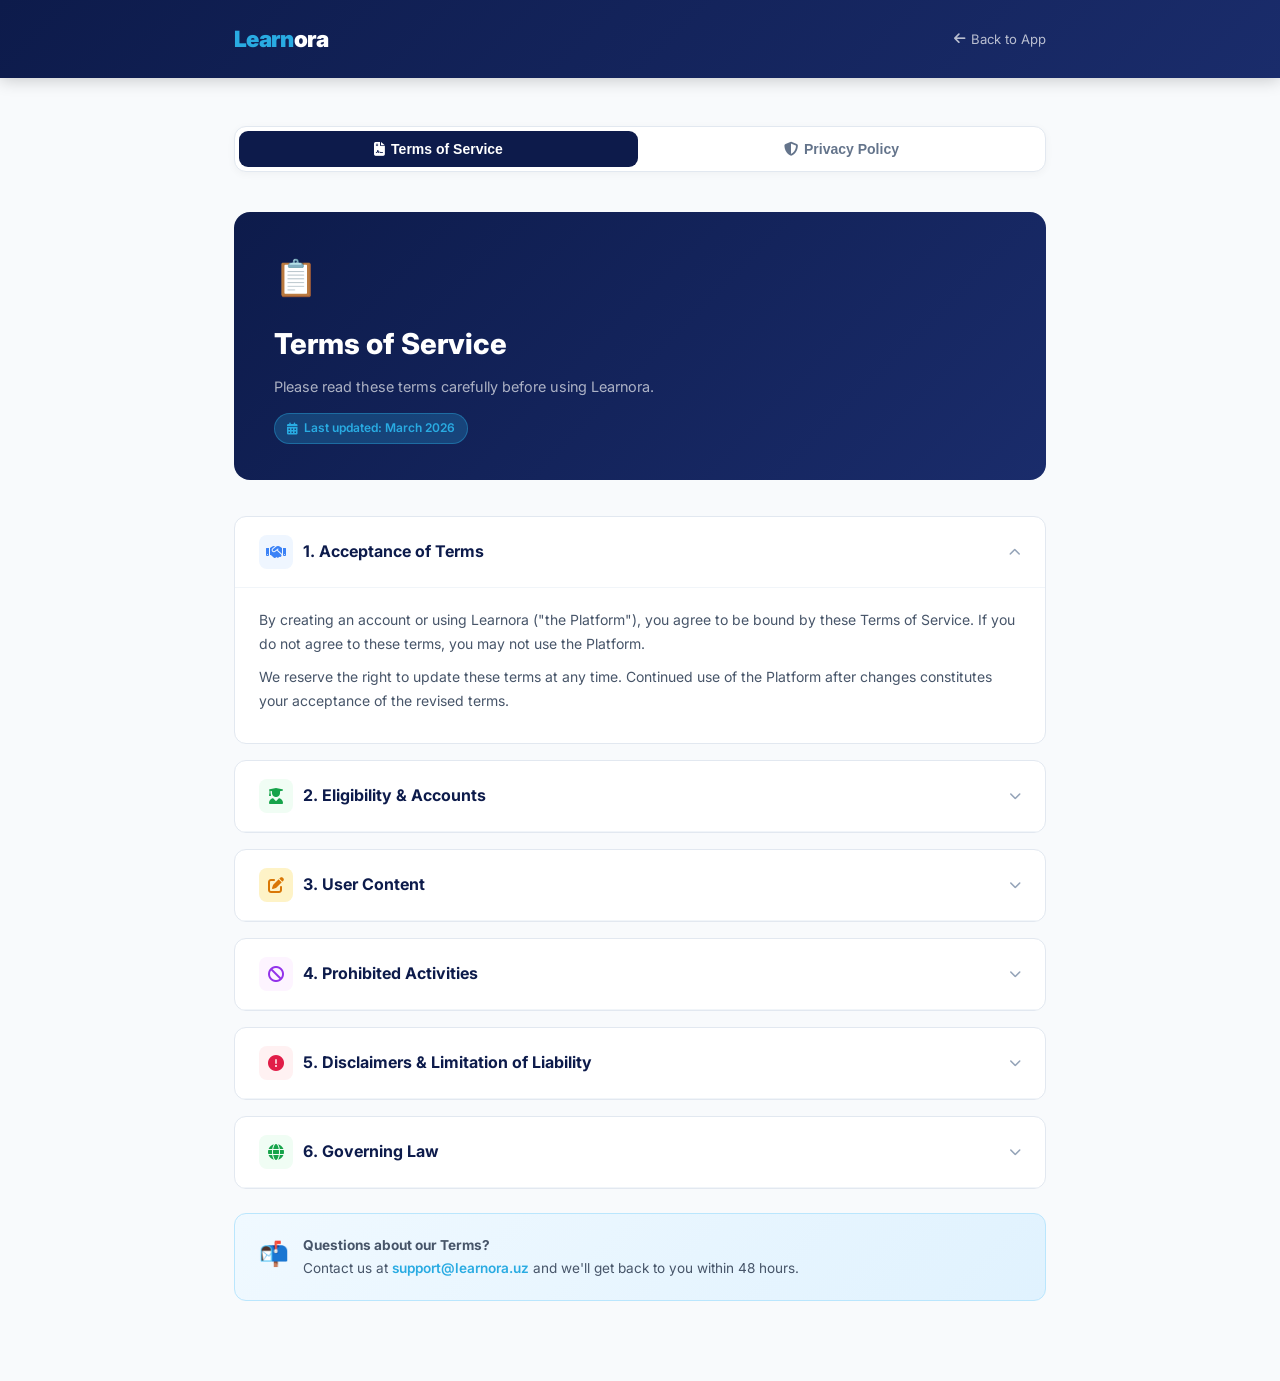
<file: terms.html>
<!DOCTYPE html>
<html lang="en">
<head>
  <meta charset="UTF-8">
  <meta name="viewport" content="width=device-width, initial-scale=1.0">
  <title>Terms of Service &amp; Privacy Policy — Learnora</title>
  <link rel="preconnect" href="https://fonts.googleapis.com">
  <link href="https://fonts.googleapis.com/css2?family=Inter:wght@300;400;500;600;700;800&display=swap" rel="stylesheet">
  <link rel="stylesheet" href="https://cdnjs.cloudflare.com/ajax/libs/font-awesome/6.5.0/css/all.min.css">
  <style>
    :root {
      --navy: #0D1B4B; --cyan: #29ABE2; --gray-50:#f8fafc; --gray-100:#f1f5f9;
      --gray-200:#e2e8f0; --gray-400:#94a3b8; --gray-500:#64748b; --gray-600:#475569;
      --gray-700:#334155; --gray-900:#0f172a;
    }
    * { box-sizing:border-box; margin:0; padding:0; }
    body { font-family:'Inter',sans-serif; background:var(--gray-50); color:var(--gray-700); line-height:1.7; }

    /* ── Header ── */
    .site-header {
      background:linear-gradient(135deg,#0D1B4B 0%,#1A2C6B 100%);
      padding:20px 0; position:sticky; top:0; z-index:100;
      box-shadow:0 2px 16px rgba(0,0,0,0.2);
    }
    .header-inner { max-width:860px; margin:0 auto; padding:0 24px; display:flex; align-items:center; justify-content:space-between; }
    .logo { font-size:1.4rem; font-weight:900; color:#fff; text-decoration:none; letter-spacing:-0.03em; }
    .logo span { color:var(--cyan); }
    .back-btn {
      color:rgba(255,255,255,0.7); font-size:0.82rem; text-decoration:none;
      display:flex; align-items:center; gap:6px; transition:color .2s;
    }
    .back-btn:hover { color:#fff; }

    /* ── Page layout ── */
    .page { max-width:860px; margin:0 auto; padding:48px 24px 80px; }

    /* ── Tabs ── */
    .tabs-nav {
      display:flex; gap:4px; background:#fff; border:1px solid var(--gray-200);
      border-radius:12px; padding:4px; margin-bottom:40px;
      box-shadow:0 2px 8px rgba(0,0,0,0.04);
    }
    .tab-nav-btn {
      flex:1; padding:10px 16px; border:none; background:none; cursor:pointer;
      font-size:0.875rem; font-weight:600; color:var(--gray-500);
      border-radius:9px; transition:all .2s;
    }
    .tab-nav-btn.active { background:var(--navy); color:#fff; }

    /* ── Article ── */
    .doc-pane { display:none; }
    .doc-pane.active { display:block; animation:fadeIn .25s ease; }
    @keyframes fadeIn { from{opacity:0;transform:translateY(6px)} to{opacity:1;transform:translateY(0)} }

    .doc-hero {
      background:linear-gradient(135deg,#0D1B4B 0%,#1A2C6B 100%);
      border-radius:16px; padding:36px 40px; margin-bottom:36px; color:#fff;
    }
    .doc-hero-icon { font-size:2.2rem; margin-bottom:12px; }
    .doc-hero h1 { font-size:1.8rem; font-weight:800; margin-bottom:6px; }
    .doc-hero p  { color:rgba(255,255,255,0.65); font-size:0.9rem; }
    .doc-hero .badge {
      display:inline-flex; align-items:center; gap:6px;
      background:rgba(41,171,226,0.25); border:1px solid rgba(41,171,226,0.4);
      color:var(--cyan); padding:4px 12px; border-radius:20px;
      font-size:0.75rem; font-weight:600; margin-top:14px;
    }

    .doc-section { background:#fff; border-radius:12px; border:1px solid var(--gray-200); margin-bottom:16px; overflow:hidden; }
    .doc-section-hd {
      display:flex; align-items:center; gap:10px;
      padding:18px 24px; border-bottom:1px solid var(--gray-100);
      cursor:pointer; user-select:none;
    }
    .doc-section-hd .sec-icon { width:34px; height:34px; border-radius:8px; display:flex; align-items:center; justify-content:center; font-size:1rem; flex-shrink:0; }
    .doc-section-hd h2 { font-size:1rem; font-weight:700; color:var(--navy); flex:1; }
    .doc-section-hd .chevron { color:var(--gray-400); font-size:0.75rem; transition:transform .2s; }
    .doc-section-hd.open .chevron { transform:rotate(180deg); }
    .doc-section-body { padding:20px 24px; display:none; }
    .doc-section-body.open { display:block; }
    .doc-section-body p,
    .doc-section-body li { font-size:0.875rem; color:var(--gray-600); margin-bottom:10px; }
    .doc-section-body ul { padding-left:20px; }
    .doc-section-body li { margin-bottom:6px; }
    .doc-section-body strong { color:var(--gray-700); }
    .doc-section-body h3 { font-size:0.875rem; font-weight:700; color:var(--navy); margin:14px 0 6px; }

    .contact-box {
      background:linear-gradient(135deg,#f0f9ff,#e0f2fe); border:1px solid #bae6fd;
      border-radius:12px; padding:20px 24px; margin-top:24px; display:flex; gap:14px; align-items:flex-start;
    }
    .contact-box .ci { font-size:1.5rem; }
    .contact-box p { font-size:0.85rem; color:var(--gray-600); margin:0; }
    .contact-box a { color:var(--cyan); font-weight:600; text-decoration:none; }
    .contact-box a:hover { text-decoration:underline; }

    .highlight-box {
      background:#fef3c7; border:1px solid #fde68a; border-radius:10px;
      padding:14px 18px; margin:14px 0;
    }
    .highlight-box p { color:#92400e; margin:0; font-size:0.84rem; }
  </style>
</head>
<body>

<header class="site-header">
  <div class="header-inner">
    <a href="index.html" class="logo"><span>Learn</span>ora</a>
    <a href="app.html" class="back-btn"><i class="fas fa-arrow-left"></i> Back to App</a>
  </div>
</header>

<div class="page">

  <!-- Tab nav -->
  <div class="tabs-nav">
    <button class="tab-nav-btn active" onclick="showDoc('terms')"><i class="fas fa-file-contract" style="margin-right:6px"></i>Terms of Service</button>
    <button class="tab-nav-btn" onclick="showDoc('privacy')" id="privacyTabBtn"><i class="fas fa-shield-halved" style="margin-right:6px"></i>Privacy Policy</button>
  </div>

  <!-- ── TERMS OF SERVICE ── -->
  <div id="termsPane" class="doc-pane active">
    <div class="doc-hero">
      <div class="doc-hero-icon">📋</div>
      <h1>Terms of Service</h1>
      <p>Please read these terms carefully before using Learnora.</p>
      <span class="badge"><i class="fas fa-calendar-alt"></i> Last updated: March 2026</span>
    </div>

    <div class="doc-section">
      <div class="doc-section-hd open" onclick="toggleSection(this)">
        <div class="sec-icon" style="background:#eff6ff"><i class="fas fa-handshake" style="color:#3b82f6"></i></div>
        <h2>1. Acceptance of Terms</h2>
        <i class="fas fa-chevron-down chevron"></i>
      </div>
      <div class="doc-section-body open">
        <p>By creating an account or using Learnora ("the Platform"), you agree to be bound by these Terms of Service. If you do not agree to these terms, you may not use the Platform.</p>
        <p>We reserve the right to update these terms at any time. Continued use of the Platform after changes constitutes your acceptance of the revised terms.</p>
      </div>
    </div>

    <div class="doc-section">
      <div class="doc-section-hd" onclick="toggleSection(this)">
        <div class="sec-icon" style="background:#f0fdf4"><i class="fas fa-user-graduate" style="color:#16a34a"></i></div>
        <h2>2. Eligibility &amp; Accounts</h2>
        <i class="fas fa-chevron-down chevron"></i>
      </div>
      <div class="doc-section-body">
        <p>Learnora is designed for students of all ages. Users under 13 must have parental consent to create an account.</p>
        <ul>
          <li>You must provide accurate and truthful information when registering.</li>
          <li>You are responsible for maintaining the confidentiality of your account credentials.</li>
          <li>You may not share your account with others or create multiple accounts.</li>
          <li>You must verify your email address to activate your account.</li>
        </ul>
      </div>
    </div>

    <div class="doc-section">
      <div class="doc-section-hd" onclick="toggleSection(this)">
        <div class="sec-icon" style="background:#fef3c7"><i class="fas fa-pen-to-square" style="color:#d97706"></i></div>
        <h2>3. User Content</h2>
        <i class="fas fa-chevron-down chevron"></i>
      </div>
      <div class="doc-section-body">
        <p>You retain ownership of content you post on Learnora. By posting, you grant us a non-exclusive, royalty-free licence to display and distribute your content on the Platform.</p>
        <h3>You may NOT post:</h3>
        <ul>
          <li>Harmful, offensive, or discriminatory content</li>
          <li>Spam or misleading information</li>
          <li>Content that infringes third-party intellectual property</li>
          <li>Personal information of others without their consent</li>
          <li>Advertisements or commercial solicitations</li>
        </ul>
        <p>We reserve the right to remove content that violates these guidelines without notice.</p>
      </div>
    </div>

    <div class="doc-section">
      <div class="doc-section-hd" onclick="toggleSection(this)">
        <div class="sec-icon" style="background:#fdf4ff"><i class="fas fa-ban" style="color:#9333ea"></i></div>
        <h2>4. Prohibited Activities</h2>
        <i class="fas fa-chevron-down chevron"></i>
      </div>
      <div class="doc-section-body">
        <ul>
          <li>Attempting to gain unauthorised access to any part of the Platform</li>
          <li>Using automated tools, bots, or scrapers without permission</li>
          <li>Harassing, threatening, or bullying other users</li>
          <li>Impersonating another person or organisation</li>
          <li>Circumventing security measures or rate limits</li>
          <li>Using the Platform for any unlawful purpose</li>
        </ul>
        <div class="highlight-box"><p><strong>Violations</strong> may result in immediate account suspension or permanent ban without notice or refund.</p></div>
      </div>
    </div>

    <div class="doc-section">
      <div class="doc-section-hd" onclick="toggleSection(this)">
        <div class="sec-icon" style="background:#fff1f2"><i class="fas fa-circle-exclamation" style="color:#e11d48"></i></div>
        <h2>5. Disclaimers &amp; Limitation of Liability</h2>
        <i class="fas fa-chevron-down chevron"></i>
      </div>
      <div class="doc-section-body">
        <p>Learnora is provided on an "as is" basis without warranties of any kind. We do not guarantee the accuracy, completeness, or reliability of any content on the Platform.</p>
        <p>To the maximum extent permitted by law, Learnora shall not be liable for any indirect, incidental, special, or consequential damages arising from your use of the Platform.</p>
        <p>Educational content on the Platform is user-generated and should not replace professional educational advice.</p>
      </div>
    </div>

    <div class="doc-section">
      <div class="doc-section-hd" onclick="toggleSection(this)">
        <div class="sec-icon" style="background:#f0fdf4"><i class="fas fa-globe" style="color:#16a34a"></i></div>
        <h2>6. Governing Law</h2>
        <i class="fas fa-chevron-down chevron"></i>
      </div>
      <div class="doc-section-body">
        <p>These Terms shall be governed by and construed in accordance with the laws of the Republic of Uzbekistan, without regard to its conflict of law provisions.</p>
        <p>Any disputes shall be subject to the exclusive jurisdiction of the courts of Uzbekistan.</p>
      </div>
    </div>

    <div class="contact-box">
      <div class="ci">📬</div>
      <div>
        <p><strong>Questions about our Terms?</strong><br>
        Contact us at <a href="mailto:support@learnora.uz">support@learnora.uz</a> and we'll get back to you within 48 hours.</p>
      </div>
    </div>
  </div>

  <!-- ── PRIVACY POLICY ── -->
  <div id="privacyPane" class="doc-pane" id="privacy">
    <div class="doc-hero">
      <div class="doc-hero-icon">🔒</div>
      <h1>Privacy Policy</h1>
      <p>How we collect, use, and protect your personal information.</p>
      <span class="badge"><i class="fas fa-calendar-alt"></i> Last updated: March 2026</span>
    </div>

    <div class="doc-section">
      <div class="doc-section-hd open" onclick="toggleSection(this)">
        <div class="sec-icon" style="background:#eff6ff"><i class="fas fa-database" style="color:#3b82f6"></i></div>
        <h2>1. Information We Collect</h2>
        <i class="fas fa-chevron-down chevron"></i>
      </div>
      <div class="doc-section-body open">
        <h3>Information you provide:</h3>
        <ul>
          <li><strong>Account data:</strong> First name, last name, username, email address, grade/year, and password (stored as a secure hash — we never see your plain-text password).</li>
          <li><strong>Profile data:</strong> Bio, location, skills, experiences, and profile cover preferences.</li>
          <li><strong>Content:</strong> Posts, comments, quiz answers, and messages you send.</li>
        </ul>
        <h3>Information collected automatically:</h3>
        <ul>
          <li>XP points, quiz scores, and activity data generated from your use of the Platform.</li>
          <li>Last active timestamp to support features like streaks.</li>
        </ul>
      </div>
    </div>

    <div class="doc-section">
      <div class="doc-section-hd" onclick="toggleSection(this)">
        <div class="sec-icon" style="background:#fef3c7"><i class="fas fa-magnifying-glass" style="color:#d97706"></i></div>
        <h2>2. How We Use Your Information</h2>
        <i class="fas fa-chevron-down chevron"></i>
      </div>
      <div class="doc-section-body">
        <ul>
          <li>To create and manage your account</li>
          <li>To personalise your learning experience and show relevant content</li>
          <li>To send transactional emails (email verification, password reset)</li>
          <li>To display your profile, posts, and activity to other users</li>
          <li>To calculate XP, levels, and leaderboard rankings</li>
          <li>To enable connections and messaging between users</li>
          <li>To improve Platform features and user experience</li>
        </ul>
        <div class="highlight-box"><p>We do <strong>not</strong> sell your personal data to third parties. We do <strong>not</strong> use your data for advertising profiling.</p></div>
      </div>
    </div>

    <div class="doc-section">
      <div class="doc-section-hd" onclick="toggleSection(this)">
        <div class="sec-icon" style="background:#fdf4ff"><i class="fas fa-share-nodes" style="color:#9333ea"></i></div>
        <h2>3. Sharing Your Information</h2>
        <i class="fas fa-chevron-down chevron"></i>
      </div>
      <div class="doc-section-body">
        <p>We do not share your personal information with third parties except in the following cases:</p>
        <ul>
          <li><strong>Other users:</strong> Your profile name, username, grade, bio, location, posts, and quiz history are visible to other registered users of the Platform.</li>
          <li><strong>Legal requirements:</strong> We may disclose information when required by law or to protect the rights and safety of users.</li>
          <li><strong>Email delivery:</strong> We use SMTP services to deliver transactional emails. These services only receive your email address and message content.</li>
        </ul>
        <p>Your password, messages, and email address are kept private and are not shown to other users.</p>
      </div>
    </div>

    <div class="doc-section">
      <div class="doc-section-hd" onclick="toggleSection(this)">
        <div class="sec-icon" style="background:#fff1f2"><i class="fas fa-shield-halved" style="color:#e11d48"></i></div>
        <h2>4. Data Security</h2>
        <i class="fas fa-chevron-down chevron"></i>
      </div>
      <div class="doc-section-body">
        <ul>
          <li>Passwords are hashed using bcrypt — we cannot recover your plain-text password.</li>
          <li>Authentication uses secure session tokens with expiry dates.</li>
          <li>API communication uses Content-Type validation and authorisation headers.</li>
          <li>SQL queries use prepared statements to prevent injection attacks.</li>
        </ul>
        <p>While we implement reasonable security measures, no system is completely secure. You are responsible for maintaining the confidentiality of your own credentials.</p>
      </div>
    </div>

    <div class="doc-section">
      <div class="doc-section-hd" onclick="toggleSection(this)">
        <div class="sec-icon" style="background:#f0fdf4"><i class="fas fa-user-shield" style="color:#16a34a"></i></div>
        <h2>5. Your Rights</h2>
        <i class="fas fa-chevron-down chevron"></i>
      </div>
      <div class="doc-section-body">
        <p>You have the following rights regarding your personal data:</p>
        <ul>
          <li><strong>Access &amp; portability:</strong> You may request a copy of your personal data by contacting us.</li>
          <li><strong>Correction:</strong> You can update your profile information at any time from Settings.</li>
          <li><strong>Deletion:</strong> You can permanently delete your account and all associated data from Settings → Danger Zone. Deletion is immediate and irreversible.</li>
          <li><strong>Password change:</strong> You can change your password at any time from Settings.</li>
        </ul>
      </div>
    </div>

    <div class="doc-section">
      <div class="doc-section-hd" onclick="toggleSection(this)">
        <div class="sec-icon" style="background:#eff6ff"><i class="fas fa-cookie-bite" style="color:#3b82f6"></i></div>
        <h2>6. Cookies &amp; Local Storage</h2>
        <i class="fas fa-chevron-down chevron"></i>
      </div>
      <div class="doc-section-body">
        <p>We use browser <strong>localStorage</strong> (not cookies) to store your session token, last visited page, and onboarding preferences locally on your device. This data is never transmitted to third parties.</p>
        <p>No third-party analytics, advertising, or tracking scripts are used on the Platform.</p>
      </div>
    </div>

    <div class="doc-section">
      <div class="doc-section-hd" onclick="toggleSection(this)">
        <div class="sec-icon" style="background:#fef3c7"><i class="fas fa-child" style="color:#d97706"></i></div>
        <h2>7. Children's Privacy</h2>
        <i class="fas fa-chevron-down chevron"></i>
      </div>
      <div class="doc-section-body">
        <p>Learnora is an educational platform intended for students of all ages, including those under 13. We collect only the minimum data necessary to provide the service.</p>
        <p>Parents or guardians who believe their child has provided personal information without consent may contact us at <a href="mailto:support@learnora.uz" style="color:var(--cyan)">support@learnora.uz</a> to request removal.</p>
      </div>
    </div>

    <div class="doc-section">
      <div class="doc-section-hd" onclick="toggleSection(this)">
        <div class="sec-icon" style="background:#fff1f2"><i class="fas fa-rotate" style="color:#e11d48"></i></div>
        <h2>8. Changes to this Policy</h2>
        <i class="fas fa-chevron-down chevron"></i>
      </div>
      <div class="doc-section-body">
        <p>We may update this Privacy Policy from time to time. We will notify users of significant changes by updating the "Last updated" date at the top of this page.</p>
        <p>Continued use of the Platform after changes constitutes your acceptance of the revised policy.</p>
      </div>
    </div>

    <div class="contact-box">
      <div class="ci">📬</div>
      <div>
        <p><strong>Privacy questions or data requests?</strong><br>
        Email us at <a href="mailto:support@learnora.uz">support@learnora.uz</a>. We respond within 48 hours.</p>
      </div>
    </div>
  </div>

</div><!-- /page -->

<script>
  // Tab switching
  function showDoc(tab) {
    document.getElementById('termsPane').classList.toggle('active', tab === 'terms');
    document.getElementById('privacyPane').classList.toggle('active', tab === 'privacy');
    document.querySelectorAll('.tab-nav-btn').forEach((btn, i) => {
      btn.classList.toggle('active', (tab === 'terms' && i === 0) || (tab === 'privacy' && i === 1));
    });
    window.scrollTo({top: 0, behavior: 'smooth'});
  }

  // Accordion sections
  function toggleSection(hd) {
    const body = hd.nextElementSibling;
    const isOpen = hd.classList.contains('open');
    hd.classList.toggle('open', !isOpen);
    body.classList.toggle('open', !isOpen);
  }

  // Auto-open Privacy tab if URL hash is #privacy
  if (window.location.hash === '#privacy') showDoc('privacy');
</script>
</body>
</html>
</file>
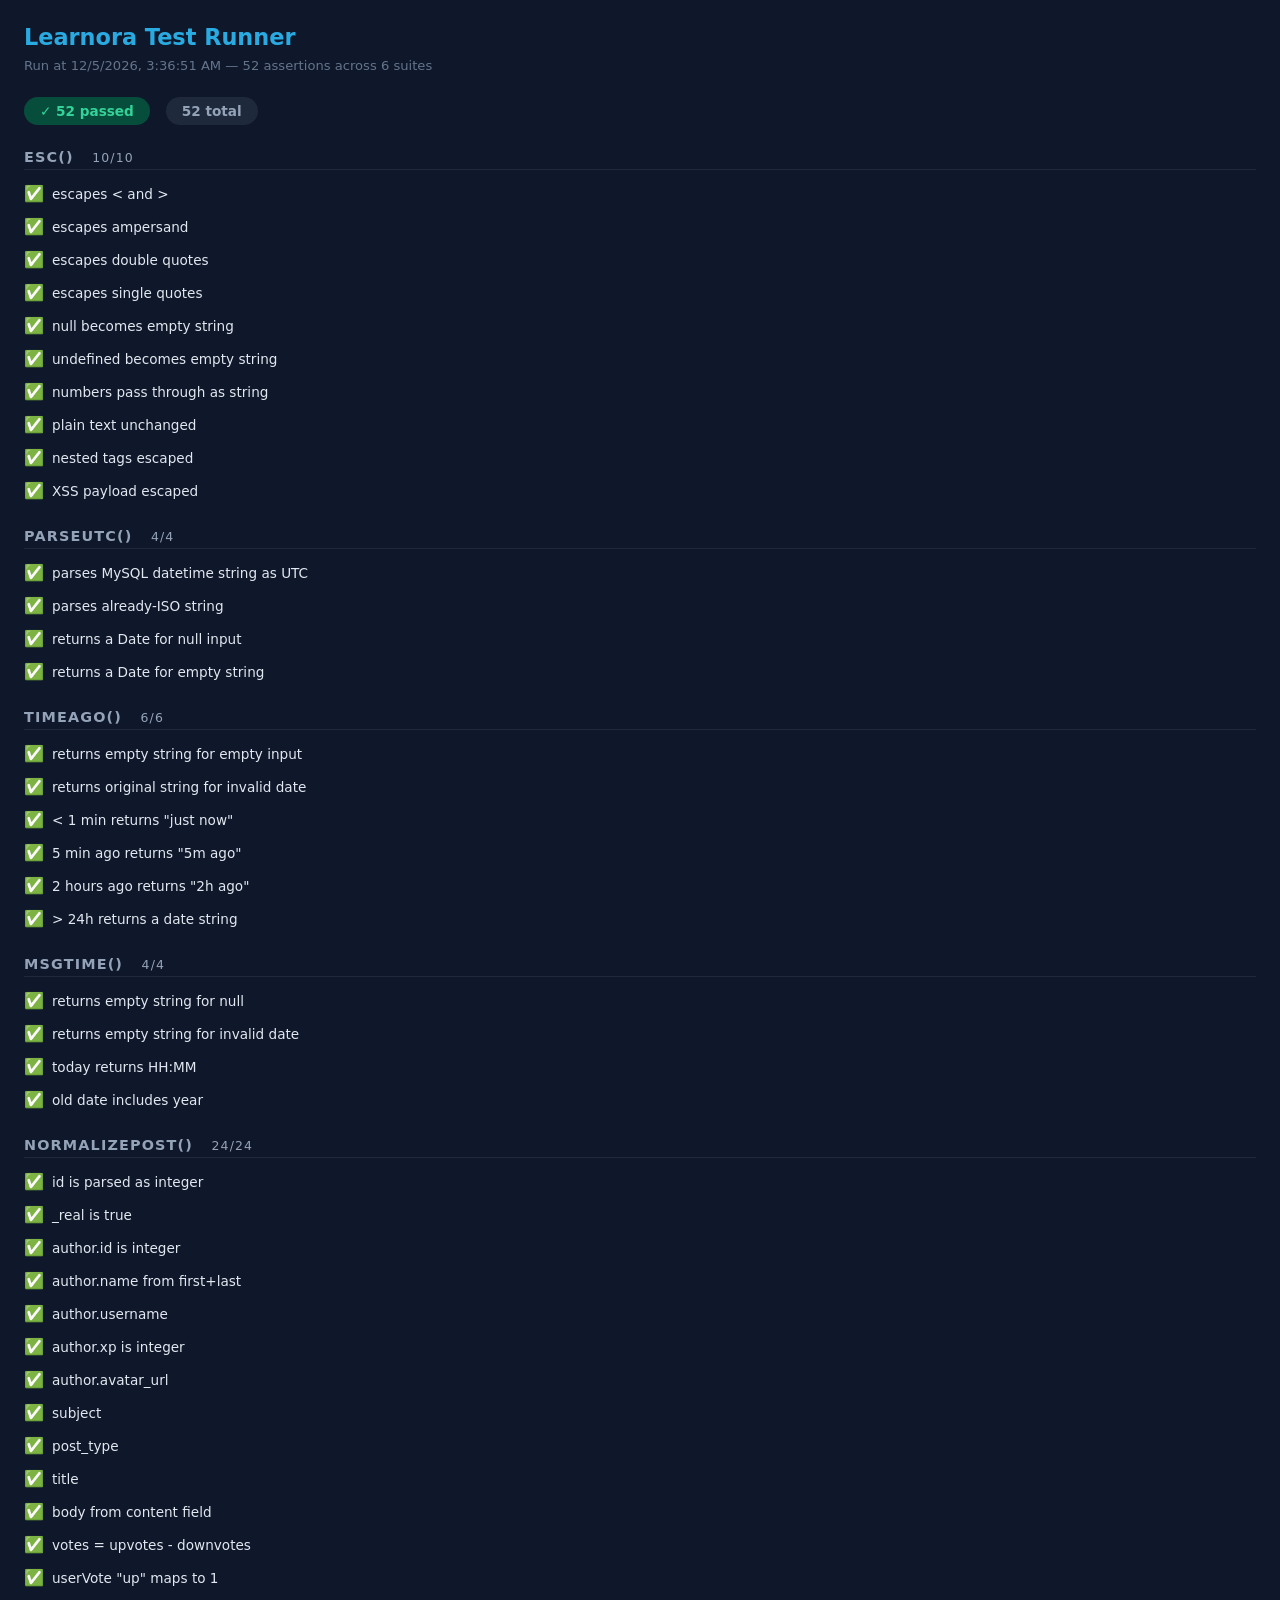
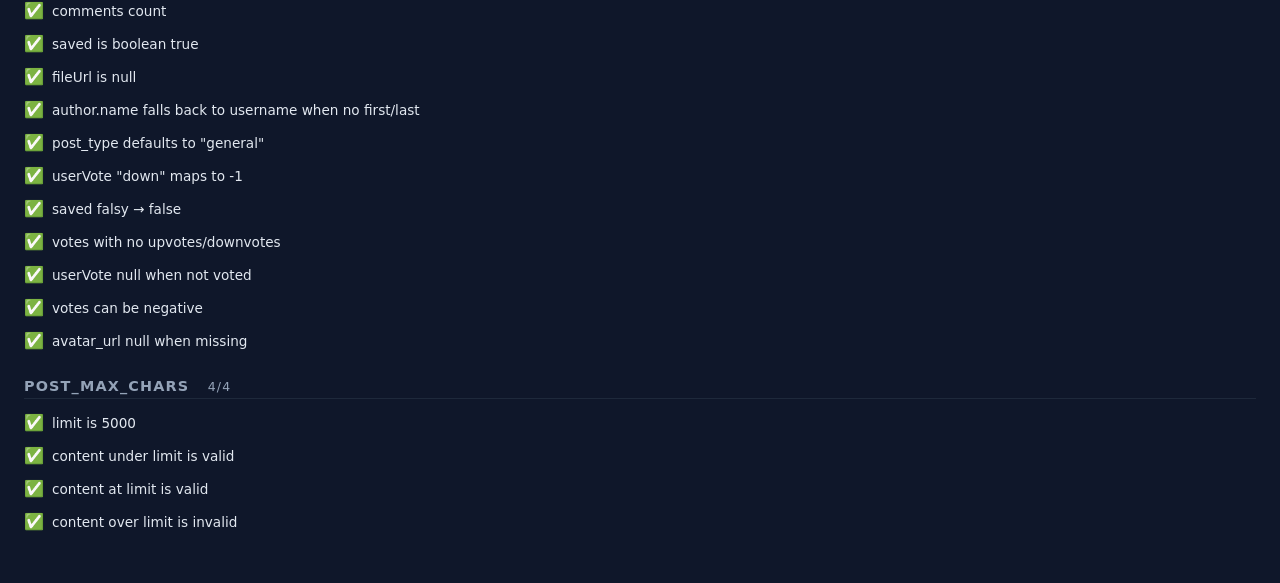
<file: tests/runner.html>
<!DOCTYPE html>
<html lang="en">
<head>
  <meta charset="UTF-8">
  <meta name="viewport" content="width=device-width, initial-scale=1.0">
  <title>Learnora Test Runner</title>
  <style>
    * { box-sizing: border-box; margin: 0; padding: 0; }
    body { font-family: system-ui, sans-serif; background: #0f172a; color: #e2e8f0; padding: 24px; }
    h1 { font-size: 1.4rem; color: #29ABE2; margin-bottom: 8px; }
    .meta { font-size: 0.82rem; color: #64748b; margin-bottom: 24px; }
    .summary { display: flex; gap: 16px; margin-bottom: 24px; }
    .pill { padding: 6px 16px; border-radius: 999px; font-size: 0.85rem; font-weight: 600; }
    .pill.pass { background: #064e3b; color: #34d399; }
    .pill.fail { background: #450a0a; color: #f87171; }
    .pill.total { background: #1e293b; color: #94a3b8; }
    .suite { margin-bottom: 20px; }
    .suite-name { font-size: 0.9rem; font-weight: 700; color: #94a3b8; text-transform: uppercase;
                  letter-spacing: 0.08em; margin-bottom: 8px; padding-bottom: 4px;
                  border-bottom: 1px solid #1e293b; }
    .test { display: flex; align-items: flex-start; gap: 10px; padding: 8px 0;
            border-bottom: 1px solid #0f172a; font-size: 0.85rem; }
    .icon { width: 18px; flex-shrink: 0; font-size: 1rem; line-height: 1; }
    .desc { flex: 1; }
    .detail { font-size: 0.75rem; color: #ef4444; margin-top: 4px;
              background: #1e293b; padding: 4px 8px; border-radius: 4px; word-break: break-all; }
  </style>
</head>
<body>
  <h1>Learnora Test Runner</h1>
  <p class="meta" id="meta"></p>
  <div class="summary" id="summary"></div>
  <div id="output"></div>

  <script src="learnora.test.js"></script>
  <script>
    const passed = results.filter(r => r.pass).length;
    const failed = results.filter(r => !r.pass).length;
    const total  = results.length;

    document.getElementById('meta').textContent =
      `Run at ${new Date().toLocaleString()} — ${total} assertions across ${[...new Set(results.map(r => r.suite))].length} suites`;

    document.getElementById('summary').innerHTML = `
      <span class="pill pass">✓ ${passed} passed</span>
      ${failed ? `<span class="pill fail">✗ ${failed} failed</span>` : ''}
      <span class="pill total">${total} total</span>
    `;

    const bySuite = {};
    results.forEach(r => { (bySuite[r.suite] = bySuite[r.suite] || []).push(r); });

    const out = document.getElementById('output');
    Object.entries(bySuite).forEach(([suite, tests]) => {
      const suiteEl = document.createElement('div');
      suiteEl.className = 'suite';
      const suitePass = tests.filter(t => t.pass).length;
      suiteEl.innerHTML = `<div class="suite-name">${suite} &nbsp; <span style="font-weight:400;font-size:0.78rem">${suitePass}/${tests.length}</span></div>`;
      tests.forEach(t => {
        const div = document.createElement('div');
        div.className = 'test';
        div.innerHTML = `
          <span class="icon">${t.pass ? '✅' : '❌'}</span>
          <span class="desc">
            ${t.desc}
            ${!t.pass ? `<div class="detail">got: ${JSON.stringify(t.actual)}<br>exp: ${JSON.stringify(t.expected)}</div>` : ''}
          </span>`;
        suiteEl.appendChild(div);
      });
      out.appendChild(suiteEl);
    });

    document.title = `${failed ? '❌' : '✅'} Learnora Tests (${passed}/${total})`;
    console.log(`Tests: ${passed}/${total} passed${failed ? ` — ${failed} FAILED` : ' ✓'}`);
  </script>
</body>
</html>
</file>
<file: css/learnora.css>
/* =======================================================
   LEARNORA — Design System  ·  Logo-accurate palette
   Colors sourced from official logo-dr.png / logo-lg.png
   ======================================================= */

:root {
  /* ── Brand Palette ── */
  --navy:        #0D1B4B;   /* logo-dr background */
  --navy-2:      #162040;   /* sidebar gradient end */
  --navy-3:      #1A2C6B;   /* medium navy */
  --blue:        #1565C0;   /* gradient start for CTA */
  --cyan:        #29ABE2;   /* logo cyan accent */
  --cyan-2:      #63C5E8;   /* lighter cyan */
  --cyan-light:  rgba(41,171,226,0.12);

  /* ── Gradient Shorthands ── */
  --grad-brand:  linear-gradient(135deg, #1565C0 0%, #29ABE2 100%);
  --grad-dark:   linear-gradient(160deg, #0D1B4B 0%, #1A2C6B 100%);
  --grad-shimmer:linear-gradient(120deg,#1565C0 0%,#29ABE2 40%,#63C5E8 60%,#1565C0 100%);

  /* ── Neutral Palette ── */
  --white:       #FFFFFF;
  --surface:     #FFFFFF;   /* card / panel / input backgrounds */
  --bg:          #F4F7FF;   /* app background */
  --gray-50:     #F8FAFC;
  --gray-100:    #EEF2F7;
  --gray-200:    #DDE3EE;
  --gray-300:    #C4CEDF;
  --gray-400:    #8FA0BB;
  --gray-500:    #637087;
  --gray-600:    #465069;
  --gray-700:    #2E3A52;
  --gray-800:    #1B2540;
  --gray-900:    #0D1526;

  /* ── Status ── */
  --success:        #10B981;
  --success-light:  #D1FAE5;
  --warning:        #F59E0B;
  --warning-light:  #FEF3C7;
  --danger:         #EF4444;
  --danger-light:   #FEE2E2;
  --info:           #3B82F6;
  --info-light:     #DBEAFE;

  /* ── Layout ── */
  --sidebar-w:    272px;
  --header-h:     60px;

  /* ── Spacing / Radius ── */
  --radius-xs:  4px;
  --radius-sm:  6px;
  --radius:     10px;
  --radius-md:  14px;
  --radius-lg:  20px;
  --radius-xl:  28px;

  /* ── Shadows ── */
  --shadow-xs:  0 1px 2px rgba(13,27,75,0.06);
  --shadow-sm:  0 2px 6px rgba(13,27,75,0.08);
  --shadow:     0 4px 16px rgba(13,27,75,0.10);
  --shadow-md:  0 8px 28px rgba(13,27,75,0.13);
  --shadow-lg:  0 16px 48px rgba(13,27,75,0.18);
  --shadow-cyan:0 4px 20px rgba(41,171,226,0.30);

  /* ── Motion ── */
  --ease:       cubic-bezier(0.4,0,0.2,1);
  --ease-out:   cubic-bezier(0,0,0.2,1);
  --transition: all 0.2s var(--ease);
  --trans-slow: all 0.35s var(--ease);
}

/* ======================================================
   KEYFRAMES
   ====================================================== */
@keyframes nprogress {
  0%   { width:0%;   opacity:1; }
  80%  { width:85%;  opacity:1; }
  100% { width:100%; opacity:0; }
}
@keyframes appLoaderFade {
  0%   { opacity:1; }
  100% { opacity:0; pointer-events:none; }
}
@keyframes offlineBanner {
  from { transform:translateY(-100%); }
  to   { transform:translateY(0); }
}
@keyframes fadeInUp {
  from { opacity:0; transform:translateY(20px); }
  to   { opacity:1; transform:translateY(0);    }
}
@keyframes fadeIn {
  from { opacity:0; } to { opacity:1; }
}
@keyframes slideInLeft {
  from { opacity:0; transform:translateX(-16px); }
  to   { opacity:1; transform:translateX(0);     }
}
@keyframes scaleIn {
  from { opacity:0; transform:scale(0.93); }
  to   { opacity:1; transform:scale(1);    }
}
@keyframes shimmerMove {
  0%   { background-position: -200% center; }
  100% { background-position:  200% center; }
}
@keyframes slideInRight {
  from { opacity:0; transform:translateX(24px); }
  to   { opacity:1; transform:translateX(0);    }
}
@keyframes spin { to { transform:rotate(360deg); } }
@keyframes skeletonPulse {
  0%   { background-position:200% 0; }
  100% { background-position:-200% 0; }
}
@keyframes progressFill {
  from { width:0; }
}
@keyframes notifPulse {
  0%,100% { transform:scale(1); }
  50%      { transform:scale(1.15); }
}

/* ======================================================
   RESET & BASE
   ====================================================== */
*, *::before, *::after { margin:0; padding:0; box-sizing:border-box; }
html { scroll-behavior:smooth; font-size:15px; }
body {
  font-family:'Inter',-apple-system,BlinkMacSystemFont,'Segoe UI',sans-serif;
  background:var(--bg);
  color:var(--gray-800);
  line-height:1.6;
  -webkit-font-smoothing:antialiased;
  -moz-osx-font-smoothing:grayscale;
}
a { text-decoration:none; color:inherit; }
img { max-width:100%; height:auto; display:block; }
input, textarea, select, button { font-family:inherit; }
button { cursor:pointer; }

/* Scrollbar */
::-webkit-scrollbar { width:5px; height:5px; }
::-webkit-scrollbar-track { background:transparent; }
::-webkit-scrollbar-thumb { background:var(--gray-300); border-radius:10px; }
::-webkit-scrollbar-thumb:hover { background:var(--gray-400); }

/* ======================================================
   APP LAYOUT
   ====================================================== */
.app-layout { display:flex; min-height:100vh; }

/* ======================================================
   SIDEBAR
   ====================================================== */
.sidebar {
  width:var(--sidebar-w);
  background:var(--grad-dark);
  min-height:100vh;
  position:fixed;
  top:0; left:0; bottom:0;
  display:flex;
  flex-direction:column;
  z-index:900;
  transition:transform 0.3s var(--ease);
  overflow:hidden;
  box-shadow:4px 0 24px rgba(0,0,0,0.18);
}

/* Logo area */
.sidebar-brand {
  display:flex;
  align-items:center;
  padding:18px 20px 14px;
  border-bottom:1px solid rgba(255,255,255,0.07);
  text-decoration:none;
  flex-shrink:0;
}
.sidebar-logo-img {
  width:36px; height:36px;
  object-fit:cover;
  object-position:50% 35%;
  border-radius:9px;
  flex-shrink:0;
  display:block;
}

.sidebar-brand-text {
  font-size:1.1rem; font-weight:800; color:#fff;
  letter-spacing:-0.3px; margin-left:10px;
  overflow:hidden; white-space:nowrap;
  border-right:2px solid var(--cyan);
}
.sidebar-brand-text span { color:var(--cyan); }
.sidebar-brand-text.typed-done { border-right:none; }
.sidebar-brand-text.typed-blinking { border-right:2px solid var(--cyan); animation:caretBlink 0.5s step-end 8; }

@keyframes caretBlink {
  0%,100% { border-right-color:var(--cyan); }
  50%      { border-right-color:transparent; }
}

/* Nav */
.sidebar-nav {
  flex:1;
  padding:14px 10px;
  overflow-y:auto;
  overflow-x:hidden;
}
.sidebar-section { margin-bottom:6px; }
.sidebar-label {
  color:rgba(255,255,255,0.28);
  font-size:0.62rem;
  font-weight:700;
  text-transform:uppercase;
  letter-spacing:1.8px;
  padding:8px 14px 5px;
  display:block;
}
.nav-item {
  display:flex;
  align-items:center;
  gap:12px;
  padding:10px 14px;
  border-radius:var(--radius);
  color:rgba(255,255,255,0.55);
  font-size:0.875rem;
  font-weight:500;
  transition:background 0.18s, color 0.18s, transform 0.15s;
  cursor:pointer;
  position:relative;
  border:none;
  background:none;
  width:100%;
  text-align:left;
  text-decoration:none;
  overflow:hidden;
}
.nav-item::before {
  content:'';
  position:absolute;
  left:0; top:20%; bottom:20%;
  width:3px;
  background:var(--cyan);
  border-radius:0 3px 3px 0;
  transform:scaleY(0);
  transition:transform 0.2s var(--ease);
}
.nav-item:hover {
  background:rgba(255,255,255,0.07);
  color:rgba(255,255,255,0.92);
  transform:translateX(2px);
}
.nav-item.active {
  background:rgba(41,171,226,0.16);
  color:#fff;
  font-weight:600;
}
.nav-item.active::before { transform:scaleY(1); }
.nav-icon { width:20px; text-align:center; font-size:0.95rem; flex-shrink:0; }
.nav-badge {
  margin-left:auto;
  background:var(--danger);
  color:white;
  font-size:0.6rem;
  font-weight:700;
  padding:2px 6px;
  border-radius:100px;
  min-width:18px;
  text-align:center;
  animation:notifPulse 2s ease-in-out infinite;
}
.nav-badge.info { background:var(--cyan); animation:none; }

/* Sidebar user */
.sidebar-user {
  padding:14px 14px;
  border-top:1px solid rgba(255,255,255,0.07);
  display:flex;
  align-items:center;
  gap:10px;
  cursor:pointer;
  transition:background 0.18s;
}
.sidebar-user:hover { background:rgba(255,255,255,0.05); }
.user-avatar {
  width:36px; height:36px; min-width:36px; min-height:36px; border-radius:50%;
  background:var(--grad-brand);
  display:flex; align-items:center; justify-content:center;
  color:white; font-size:0.8rem; font-weight:700; flex-shrink:0;
  position:relative;
  box-shadow:0 2px 8px rgba(41,171,226,0.3);
  overflow:hidden; /* prevent image from changing container size */
}
.user-avatar img { width:100%; height:100%; border-radius:50%; object-fit:cover; display:block; flex-shrink:0; }
.online-dot {
  position:absolute; bottom:0; right:0;
  width:9px; height:9px; background:var(--success);
  border-radius:50%; border:1.5px solid var(--navy);
}
.user-info { flex:1; overflow:hidden; }
.user-name { color:white; font-size:0.85rem; font-weight:600; white-space:nowrap; overflow:hidden; text-overflow:ellipsis; }
.user-role { color:rgba(255,255,255,0.4); font-size:0.7rem; }
.user-settings { color:rgba(255,255,255,0.3); font-size:0.85rem; padding:4px; border-radius:4px; background:none; border:none; transition:var(--transition); }
.user-settings:hover { color:white; background:rgba(255,255,255,0.1); }

/* Sidebar overlay (mobile) */
.sidebar-overlay {
  position:fixed; inset:0;
  background:rgba(0,0,0,0.55);
  backdrop-filter:blur(2px);
  z-index:850;
  display:none;
  animation:fadeIn 0.2s;
}
.sidebar-overlay.active { display:block; }

/* ======================================================
   MAIN CONTENT
   ====================================================== */
.main-content {
  margin-left:var(--sidebar-w);
  flex:1;
  display:flex;
  flex-direction:column;
  min-height:100vh;
  width:calc(100% - var(--sidebar-w));
  max-width:calc(100vw - var(--sidebar-w));
  overflow-x:hidden;
  transition:margin-left 0.3s var(--ease), width 0.3s var(--ease);
}

/* ======================================================
   TOP HEADER
   ====================================================== */
.top-header {
  height:var(--header-h);
  background:var(--white);
  border-bottom:1px solid var(--gray-200);
  display:flex;
  align-items:center;
  padding:0 24px;
  gap:16px;
  position:sticky;
  top:0;
  z-index:800;
  box-shadow:var(--shadow-xs);
}
.header-menu-btn {
  display:none;
  background:none; border:none;
  color:var(--gray-600); font-size:1.1rem;
  padding:7px; border-radius:var(--radius);
  transition:var(--transition);
}
.header-menu-btn:hover { background:var(--gray-100); color:var(--navy); }

.header-search { flex:1; max-width:400px; position:relative; }
.header-search input {
  width:100%;
  background:var(--gray-100);
  border:1.5px solid transparent;
  border-radius:100px;
  padding:8px 16px 8px 38px;
  font-size:0.875rem;
  color:var(--gray-800);
  outline:none;
  transition:var(--transition);
}
.header-search input:focus {
  border-color:var(--cyan);
  background:var(--surface);
  box-shadow:0 0 0 3px rgba(41,171,226,0.12);
}
.header-search .search-icon {
  position:absolute; left:13px; top:50%; transform:translateY(-50%);
  color:var(--gray-400); font-size:0.85rem; pointer-events:none;
}

.header-actions { display:flex; align-items:center; gap:8px; margin-left:auto; }

/* ── Global Search Dropdown ─────────────────────────────────── */
.search-results-dropdown {
  position:absolute; top:calc(100% + 8px); left:0; right:0;
  background:var(--surface); border:1px solid var(--gray-200);
  border-radius:14px; box-shadow:var(--shadow-lg);
  z-index:1200; overflow:hidden;
  animation:scaleIn 0.15s var(--ease-out);
  transform-origin:top center;
  max-height:420px; overflow-y:auto;
}
.search-group-label { font-size:.7rem; font-weight:700; color:var(--gray-400); text-transform:uppercase; letter-spacing:.07em; padding:10px 16px 4px; }
.search-result-item { display:flex; align-items:center; gap:10px; padding:9px 16px; cursor:pointer; transition:background .12s; }
.search-result-item:hover { background:var(--gray-50); }
.search-result-icon { width:32px; height:32px; border-radius:50%; object-fit:cover; flex-shrink:0; background:var(--gray-100); display:flex; align-items:center; justify-content:center; font-size:.85rem; }
.search-result-title { font-size:.85rem; font-weight:600; color:var(--navy); white-space:nowrap; overflow:hidden; text-overflow:ellipsis; }
.search-result-sub { font-size:.73rem; color:var(--gray-400); }
.search-divider { height:1px; background:var(--gray-100); margin:4px 0; }

.xp-chip {
  display:flex; align-items:center; gap:6px;
  background:linear-gradient(135deg,rgba(21,101,192,0.08),rgba(41,171,226,0.08));
  border:1.5px solid rgba(41,171,226,0.2);
  padding:6px 14px; border-radius:100px;
  font-size:0.78rem; font-weight:700; color:var(--blue);
  cursor:pointer; transition:var(--transition);
  white-space:nowrap;
}
.xp-chip:hover { border-color:var(--cyan); color:var(--cyan); background:rgba(41,171,226,0.1); }
.xp-chip i { color:var(--warning); }

.header-btn {
  width:36px; height:36px; border-radius:50%;
  display:flex; align-items:center; justify-content:center;
  background:none; border:none;
  color:var(--gray-500); font-size:1rem;
  transition:var(--transition); position:relative;
}
.header-btn:hover { background:var(--gray-100); color:var(--navy); }
.notif-dot {
  position:absolute; top:6px; right:6px;
  width:8px; height:8px; background:var(--danger);
  border-radius:50%; border:1.5px solid white;
  display:none;
  animation:notifPulse 2s ease-in-out infinite;
}

/* Avatar (header) */
.user-avatar.avatar-sm { width:32px; height:32px; min-width:32px; min-height:32px; font-size:0.72rem; }
.user-avatar.avatar-md { width:42px; height:42px; min-width:42px; min-height:42px; font-size:0.9rem; }

/* ======================================================
   PAGE CONTENT  — with entrance animation
   ====================================================== */
.page-content {
  flex:1;
  padding:28px 26px;
  animation:fadeInUp 0.32s var(--ease-out) both;
}
.page-header { margin-bottom:24px; }
.page-title { font-size:1.45rem; font-weight:800; color:var(--navy); letter-spacing:-0.5px; }
.page-sub   { color:var(--gray-500); font-size:0.875rem; margin-top:3px; }

/* ======================================================
   CARDS
   ====================================================== */
.card {
  background:var(--surface);
  border-radius:var(--radius-md);
  border:1px solid var(--gray-200);
  overflow:hidden;
  transition:box-shadow 0.22s, border-color 0.22s, transform 0.22s;
}
.card:hover { box-shadow:var(--shadow); }
.card-body   { padding:20px; }
.card-header {
  padding:16px 20px;
  border-bottom:1px solid var(--gray-100);
  display:flex; align-items:center; justify-content:space-between;
}
.card-title { font-size:0.95rem; font-weight:700; color:var(--navy); }
.mb-4 { margin-bottom:16px; }

/* ======================================================
   BUTTONS
   ====================================================== */
.btn {
  display:inline-flex; align-items:center; gap:7px;
  padding:9px 20px; border-radius:var(--radius);
  font-size:0.875rem; font-weight:600;
  border:none; cursor:pointer;
  transition:transform 0.15s, box-shadow 0.15s, background-position 0.4s;
  position:relative; overflow:hidden;
}
.btn:active { transform:scale(0.97) !important; }
.btn-sm  { padding:6px 14px; font-size:0.8rem; }
.btn-lg  { padding:12px 26px; font-size:1rem; }
.btn-primary {
  background:var(--grad-shimmer);
  background-size:200% auto;
  color:white;
  box-shadow:var(--shadow-cyan);
}
.btn-primary:hover {
  background-position:right center;
  box-shadow:0 6px 24px rgba(41,171,226,0.42);
  transform:translateY(-1px);
}
.btn-secondary { background:var(--gray-100); color:var(--gray-700); }
.btn-secondary:hover { background:var(--gray-200); }
.btn-outline {
  background:transparent;
  border:1.5px solid var(--gray-300);
  color:var(--gray-700);
}
.btn-outline:hover { border-color:var(--cyan); color:var(--cyan); background:rgba(41,171,226,0.05); }
.btn-danger  { background:var(--danger);  color:white; }
.btn-danger:hover { background:#DC2626; transform:translateY(-1px); }
.btn-success { background:var(--success); color:white; }
.btn-ghost   { background:transparent; color:var(--gray-600); padding:6px 10px; }
.btn-ghost:hover { background:var(--gray-100); color:var(--navy); }
.btn-icon    { width:34px; height:34px; padding:0; justify-content:center; border-radius:var(--radius); }
.w-full      { width:100%; }

/* ======================================================
   BADGES / TAGS
   ====================================================== */
.badge {
  display:inline-flex; align-items:center; gap:4px;
  padding:3px 10px; border-radius:100px;
  font-size:0.7rem; font-weight:700;
}
.badge-blue    { background:var(--info-light);    color:var(--info);    }
.badge-green   { background:var(--success-light); color:var(--success); }
.badge-yellow  { background:var(--warning-light); color:#B45309;        }
.badge-red     { background:var(--danger-light);  color:var(--danger);  }
.badge-gray    { background:var(--gray-100);      color:var(--gray-600);}
.badge-cyan    { background:rgba(41,171,226,0.12);color:var(--blue);   }
.badge-success { background:var(--success-light); color:var(--success); }
.badge-secondary { background:var(--gray-100);    color:var(--gray-500);}

/* Subject badges */
.subject-badge { font-size:0.7rem; font-weight:600; padding:3px 10px; border-radius:100px; }
.math, .sub-math         { background:#EDE9FE; color:#7C3AED; }
.physics, .sub-physics   { background:#DBEAFE; color:var(--blue); }
.chemistry,.sub-chem     { background:#FEF3C7; color:#B45309; }
.biology, .sub-bio       { background:#D1FAE5; color:#065F46; }
.english, .sub-english   { background:#E0F2FE; color:#0369A1; }
.history, .sub-history   { background:#FEF9C3; color:#A16207; }
.geography,.sub-geo      { background:#DCFCE7; color:#15803D; }
.sub-cs, .cs             { background:#F0FDF4; color:#166534; }
.sub-other               { background:var(--gray-100); color:var(--gray-600); }

/* ======================================================
   FORMS
   ====================================================== */
.form-group  { margin-bottom:18px; }
.form-label  { display:block; font-size:0.84rem; font-weight:600; color:var(--gray-700); margin-bottom:7px; }
.form-control {
  width:100%; padding:10px 14px;
  border:1.5px solid var(--gray-300);
  border-radius:var(--radius);
  font-size:0.875rem; color:var(--gray-800);
  background:var(--surface); outline:none;
  transition:border-color 0.18s, box-shadow 0.18s;
}
.form-control:focus {
  border-color:var(--cyan);
  box-shadow:0 0 0 3px rgba(41,171,226,0.14);
}
.form-control::placeholder { color:var(--gray-400); }
.form-control.error { border-color:var(--danger); }
.form-error { color:var(--danger); font-size:0.78rem; margin-top:5px; padding:8px 12px; background:var(--danger-light); border-radius:var(--radius-sm); }
textarea.form-control { resize:vertical; min-height:100px; }
.form-input {
  width: 100%; padding: 10px 14px;
  border: 1.5px solid var(--gray-300);
  border-radius: var(--radius);
  font-size: 0.875rem; color: var(--gray-800);
  background: var(--surface); outline: none;
  transition: border-color 0.18s, box-shadow 0.18s;
  font-family: inherit;
}
.form-input:focus {
  border-color: var(--cyan);
  box-shadow: 0 0 0 3px rgba(41,171,226,0.14);
}
.form-input::placeholder { color: var(--gray-400); }
body.app-dark .form-input { color: var(--gray-800); }

select.form-control,
select.form-input {
  cursor: pointer;
  appearance: none;
  -webkit-appearance: none;
  -moz-appearance: none;
  background-image: url("data:image/svg+xml,%3Csvg xmlns='http://www.w3.org/2000/svg' width='12' height='8' viewBox='0 0 12 8'%3E%3Cpath d='M1.4 0L6 4.6 10.6 0 12 1.4l-6 6-6-6z' fill='%238FA0BB'/%3E%3C/svg%3E");
  background-repeat: no-repeat;
  background-position: right 14px center;
  background-size: 12px;
  padding-right: 38px;
  line-height: 1.4;
  font-family: inherit;
}
select.form-control:hover,
select.form-input:hover {
  border-color: var(--gray-400);
}
select.form-control option,
select.form-input option {
  padding: 8px 12px;
  font-size: .875rem;
  background: var(--surface);
  color: var(--gray-800);
}
body.app-dark select.form-control,
body.app-dark select.form-input {
  background-image: url("data:image/svg+xml,%3Csvg xmlns='http://www.w3.org/2000/svg' width='12' height='8' viewBox='0 0 12 8'%3E%3Cpath d='M1.4 0L6 4.6 10.6 0 12 1.4l-6 6-6-6z' fill='%23637087'/%3E%3C/svg%3E");
}
body.app-dark select.form-control option,
body.app-dark select.form-input option {
  background: #0d2040;
  color: var(--gray-800);
}

/* ======================================================
   AVATAR
   ====================================================== */
.avatar {
  display:inline-flex; align-items:center; justify-content:center;
  border-radius:50%; font-weight:700; color:white; flex-shrink:0;
  background:var(--grad-brand); overflow:hidden;
}
.avatar img { width:100%; height:100%; object-fit:cover; border-radius:50%; }
.avatar-xs { width:24px; height:24px; font-size:0.6rem; }
.avatar-sm { width:32px; height:32px; min-width:32px; min-height:32px; font-size:0.72rem; overflow:hidden; }
.avatar-md { width:42px; height:42px; min-width:42px; min-height:42px; font-size:0.9rem; overflow:hidden; }
.avatar-lg { width:56px; height:56px; min-width:56px; min-height:56px; font-size:1.1rem; overflow:hidden; }
.avatar-xl { width:80px; height:80px; font-size:1.5rem; }
.avatar-2 { background:linear-gradient(135deg,#7C3AED,#4F46E5); }
.avatar-3 { background:linear-gradient(135deg,#059669,#0D9488); }
.avatar-4 { background:linear-gradient(135deg,#DB2777,#E11D48); }
.avatar-5 { background:linear-gradient(135deg,#D97706,#EF4444); }

/* ======================================================
   DASHBOARD
   ====================================================== */
.stats-grid {
  display:grid;
  grid-template-columns:repeat(4,1fr);
  gap:16px;
  margin-bottom:24px;
}
.stat-card {
  background:var(--surface);
  border-radius:var(--radius-md);
  border:1px solid var(--gray-200);
  padding:20px;
  transition:var(--trans-slow);
  animation:fadeInUp 0.4s var(--ease-out) both;
}
.stat-card:nth-child(1){animation-delay:0.05s}
.stat-card:nth-child(2){animation-delay:0.10s}
.stat-card:nth-child(3){animation-delay:0.15s}
.stat-card:nth-child(4){animation-delay:0.20s}
.stat-card:hover { box-shadow:var(--shadow-md); transform:translateY(-3px); border-color:var(--gray-300); }
.stat-icon {
  width:44px; height:44px; border-radius:12px;
  display:flex; align-items:center; justify-content:center; font-size:1.1rem;
  margin-bottom:14px;
}
.stat-value { font-size:1.8rem; font-weight:900; color:var(--navy); letter-spacing:-1px; }
.stat-label { font-size:0.78rem; color:var(--gray-500); margin-top:2px; }
.stat-info  { display:flex; flex-direction:column; }

/* XP Progress (inline in dashboard HTML) */
.xp-progress-card { grid-column:span 4; }
.xp-progress-bar { height:10px; background:rgba(255,255,255,0.2); border-radius:100px; overflow:hidden; margin:12px 0 6px; }
.xp-progress-fill {
  height:100%;
  background:linear-gradient(90deg,#63C5E8,#29ABE2);
  border-radius:100px;
  transition:width 1.2s var(--ease-out);
  animation:progressFill 1.2s var(--ease-out) both;
}
.xp-level { font-size:0.82rem; font-weight:700; background:rgba(255,255,255,0.18); padding:5px 12px; border-radius:100px; backdrop-filter:blur(4px); }
.xp-progress-header { display:flex; justify-content:space-between; align-items:center; }
.xp-progress-label  { display:flex; justify-content:space-between; font-size:0.75rem; color:rgba(255,255,255,0.6); }

/* Quick actions */
.quick-actions { display:grid; grid-template-columns:repeat(4,1fr); gap:12px; margin-bottom:24px; }
.qa-btn {
  background:var(--surface); border:1.5px solid var(--gray-200); border-radius:var(--radius-md);
  padding:18px 12px; display:flex; flex-direction:column; align-items:center; gap:8px;
  font-size:0.82rem; font-weight:600; color:var(--gray-700);
  transition:var(--transition); cursor:pointer;
  animation:fadeInUp 0.4s var(--ease-out) both;
}
.qa-btn:nth-child(1){animation-delay:0.1s}
.qa-btn:nth-child(2){animation-delay:0.15s}
.qa-btn:nth-child(3){animation-delay:0.2s}
.qa-btn:nth-child(4){animation-delay:0.25s}
.qa-btn span { font-size:1.5rem; }
.qa-btn:hover { border-color:var(--cyan); color:var(--blue); box-shadow:var(--shadow); transform:translateY(-2px); }

/* Level / progress */
.level-card {
  background:var(--surface); border:1px solid var(--gray-200);
  border-radius:var(--radius-md); padding:20px;
  margin-bottom:24px;
}
.level-header { display:flex; justify-content:space-between; align-items:center; margin-bottom:14px; }
.level-header h3 { font-size:1rem; font-weight:700; color:var(--navy); }
.level-badge { background:var(--grad-brand); color:white; padding:4px 12px; border-radius:100px; font-size:0.78rem; font-weight:700; }
.progress-bar  { height:8px; background:var(--gray-100); border-radius:100px; overflow:hidden; }
.progress-fill { height:100%; background:var(--grad-brand); border-radius:100px; transition:width 1s var(--ease-out); }
.progress-label { font-size:0.75rem; color:var(--gray-400); text-align:right; margin-top:6px; }

/* Section header */
.section-header { display:flex; justify-content:space-between; align-items:center; margin:24px 0 14px; }
.section-header h2 { font-size:1rem; font-weight:700; color:var(--navy); }
.section-header a { font-size:0.8rem; color:var(--cyan); font-weight:600; }

/* Leaderboard rows (in dashboard preview) */
.leaderboard-card { background:var(--surface); border:1px solid var(--gray-200); border-radius:var(--radius-md); overflow:hidden; }
.lb-row { display:flex; align-items:center; gap:12px; padding:11px 16px; border-bottom:1px solid var(--gray-100); transition:background 0.15s; }
.lb-row:last-child { border-bottom:none; }
.lb-row:hover { background:var(--gray-50); }
.lb-rank { font-size:1rem; width:28px; text-align:center; font-weight:800; color:var(--gray-400); }
.lb-rank.rank-1 { color:#F59E0B; }
.lb-rank.rank-2 { color:#94A3B8; }
.lb-rank.rank-3 { color:#CD7F32; }
.lb-info { flex:1; }
.lb-info span { font-size:0.875rem; font-weight:600; color:var(--navy); display:block; }
.lb-info small { font-size:0.72rem; color:var(--gray-400); }
.lb-xp { font-size:0.8rem; font-weight:700; color:var(--cyan); }

/* Leaderboard page full */
.leaderboard-item { display:flex; align-items:center; gap:12px; padding:11px 0; border-bottom:1px solid var(--gray-100); transition:background 0.15s; }
.leaderboard-item:last-child { border-bottom:none; }
.lb-pos { width:28px; text-align:center; font-size:0.88rem; font-weight:800; color:var(--gray-400); }
.lb-pos.gold   { color:#F59E0B; font-size:1.1rem; }
.lb-pos.silver { color:#94A3B8; font-size:1.1rem; }
.lb-pos.bronze { color:#CD7F32; font-size:1.1rem; }
.lb-user-name { flex:1; font-size:0.875rem; font-weight:600; color:var(--navy); }
.grade-pills   { display:flex; gap:6px; flex-wrap:wrap; }
.grade-pill {
  padding:5px 13px; border-radius:100px; border:1.5px solid var(--gray-300);
  font-size:0.78rem; font-weight:600; color:var(--gray-600);
  cursor:pointer; transition:var(--transition); background:var(--surface);
}
.grade-pill:hover, .grade-pill.active { background:var(--navy); color:white; border-color:var(--navy); }

/* ======================================================
   COMMUNITY — CREATE POST CARD
   ====================================================== */
.create-post-card {
  display:flex; align-items:center; gap:12px;
  background:var(--surface);
  border:1.5px solid var(--gray-200);
  border-radius:var(--radius-md);
  padding:12px 16px;
  cursor:pointer;
  transition:border-color 0.2s, box-shadow 0.2s;
  margin-bottom:12px;
}
.create-post-card:hover {
  border-color:var(--cyan);
  box-shadow:0 2px 14px rgba(41,171,226,0.13);
}
.create-post-input {
  flex:1; min-width:0;
  font-size:0.875rem; color:var(--gray-400);
  white-space:nowrap; overflow:hidden; text-overflow:ellipsis;
  pointer-events:none; user-select:none;
}

/* ======================================================
   COMMUNITY — FILTER ROW
   ====================================================== */
.filter-row {
  display:flex; align-items:center; flex-wrap:wrap;
  gap:6px; margin-bottom:14px;
  background:var(--surface);
  border:1px solid var(--gray-200);
  border-radius:var(--radius-md);
  padding:10px 14px;
}
.filter-btn {
  padding:6px 15px; border-radius:100px; border:none;
  background:transparent;
  font-size:0.78rem; font-weight:600; color:var(--gray-500);
  cursor:pointer; transition:all 0.18s; white-space:nowrap;
}
.filter-btn:hover { color:var(--navy); background:var(--gray-100); }
.filter-btn.active {
  background:var(--navy); color:#fff;
  box-shadow:0 2px 8px rgba(13,27,75,0.18);
}
.grade-select {
  margin-left:auto;
  appearance:none; -webkit-appearance:none;
  background-color:var(--gray-100);
  background-image:url("data:image/svg+xml,%3Csvg xmlns='http://www.w3.org/2000/svg' width='11' height='7' viewBox='0 0 11 7'%3E%3Cpath d='M5.5 7L0 0h11z' fill='%238FA0BB'/%3E%3C/svg%3E");
  background-repeat:no-repeat;
  background-position:right 11px center;
  border:1.5px solid var(--gray-200);
  border-radius:100px;
  padding:6px 30px 6px 13px;
  font-size:0.78rem; font-weight:600; color:var(--gray-600);
  cursor:pointer; transition:border-color 0.18s, box-shadow 0.18s;
  min-width:108px;
}
.grade-select:focus {
  outline:none;
  border-color:var(--cyan);
  box-shadow:0 0 0 3px rgba(41,171,226,0.15);
}
#communityFeed { display:flex; flex-direction:column; gap:14px; }

/* ======================================================
   COMMUNITY — LEGACY feed-filters (kept for compat)
   ====================================================== */
.community-toolbar {
  display:flex; align-items:center; justify-content:space-between;
  gap:12px; margin-bottom:18px; flex-wrap:wrap;
}
.feed-filters {
  display:flex; gap:6px; flex-wrap:wrap;
  background:var(--gray-100); border-radius:100px;
  padding:4px; width:fit-content;
}

/* ======================================================
   POSTS / FEED
   ====================================================== */

/* Post type accent colours */
.post-card[data-type="notes"]      { --pt-color: #7c3aed; }
.post-card[data-type="question"]   { --pt-color: #0891b2; }
.post-card[data-type="resource"]   { --pt-color: #059669; }
.post-card[data-type="discussion"] { --pt-color: #d97706; }
.post-card[data-type="general"]    { --pt-color: var(--cyan); }

/* ======================================================
   COMMUNITY — POST CARDS
   ====================================================== */
.post-feed { display:flex; flex-direction:column; gap:14px; }
.post-card {
  background:var(--surface); border-radius:var(--radius-md);
  border:1px solid var(--gray-200);
  border-left:4px solid var(--pt-color, var(--cyan));
  overflow:hidden;
  transition:box-shadow 0.2s, transform 0.2s, border-color 0.2s;
  animation:fadeInUp 0.32s var(--ease-out) both;
}
.post-card:hover {
  box-shadow:var(--shadow-md); transform:translateY(-2px);
  border-color:var(--pt-color, var(--cyan));
}
.post-header { display:flex; align-items:center; gap:12px; padding:14px 16px 10px; }
.post-author-info { flex:1; min-width:0; }
.post-author-name {
  font-size:0.875rem; font-weight:700; color:var(--navy);
  white-space:nowrap; overflow:hidden; text-overflow:ellipsis;
}
.post-meta {
  font-size:0.7rem; color:var(--gray-400); margin-top:2px;
  display:flex; align-items:center; gap:5px; flex-wrap:wrap;
}
.post-body { padding:0 16px 12px; cursor:pointer; }
.post-body h3 {
  font-size:0.95rem; font-weight:700; color:var(--gray-900);
  margin-bottom:5px; line-height:1.4;
  display:-webkit-box; -webkit-line-clamp:2; -webkit-box-orient:vertical; overflow:hidden;
  word-break: break-word; overflow-wrap: break-word;
}
.post-body p {
  font-size:0.845rem; color:var(--gray-600); line-height:1.6;
  display:-webkit-box; -webkit-line-clamp:3; -webkit-box-orient:vertical; overflow:hidden;
  word-break: break-word; overflow-wrap: break-word;
}
.post-actions {
  display:flex; align-items:center; gap:2px; flex-wrap:wrap;
  padding:8px 12px; border-top:1px solid var(--gray-100);
  background:var(--gray-50);
}
.vote-btn {
  display:flex; align-items:center; gap:5px;
  padding:6px 10px; border-radius:var(--radius-sm);
  border:none; background:none;
  color:var(--gray-500); font-size:0.8rem; font-weight:600;
  cursor:pointer; transition:var(--transition);
}
.vote-btn:hover { background:var(--gray-200); color:var(--navy); }
.vote-btn.active { color:var(--cyan); background:rgba(41,171,226,0.08); }
.vote-btn.active.down { color:var(--danger); background:rgba(239,68,68,0.08); }
.comment-btn, .save-btn {
  display:flex; align-items:center; gap:5px;
  padding:6px 10px; border-radius:var(--radius-sm);
  border:none; background:none;
  color:var(--gray-500); font-size:0.8rem; font-weight:600;
  cursor:pointer; transition:var(--transition);
}
.comment-btn:hover { background:var(--gray-200); color:var(--navy); }
.save-btn.saved { color:var(--warning); }
.save-btn:hover { background:var(--gray-200); color:var(--warning); }

/* ======================================================
   LEARN — SUBJECTS GRID
   ====================================================== */
.learn-header { margin-bottom:24px; }
.learn-header h1 { font-size:1.5rem; font-weight:800; color:var(--navy); }
.learn-header p  { color:var(--gray-500); font-size:0.9rem; margin-top:3px; }

.subjects-grid { display:grid; grid-template-columns:repeat(3,1fr); gap:18px; }

.subject-card {
  background:var(--surface); border-radius:var(--radius-md);
  border:1px solid var(--gray-200);
  overflow:hidden; cursor:pointer;
  transition:var(--trans-slow);
  animation:scaleIn 0.3s var(--ease-out) both;
  display:flex; flex-direction:column;
}
.subject-card:nth-child(1){animation-delay:0.04s}
.subject-card:nth-child(2){animation-delay:0.08s}
.subject-card:nth-child(3){animation-delay:0.12s}
.subject-card:nth-child(4){animation-delay:0.16s}
.subject-card:nth-child(5){animation-delay:0.20s}
.subject-card:nth-child(6){animation-delay:0.24s}
.subject-card:hover { transform:translateY(-6px); box-shadow:var(--shadow-md); border-color:transparent; }

/* Coloured top strip */
.subject-card-banner {
  height:6px; width:100%;
  background:var(--subj-color, var(--cyan));
}
.subject-card-body { padding:20px 18px 16px; flex:1; }
.subject-icon {
  width:48px; height:48px; border-radius:12px;
  display:flex; align-items:center; justify-content:center;
  font-size:1.4rem; margin-bottom:12px;
  background:var(--subj-color-light, var(--cyan-light));
}
.subject-card h3 { font-size:0.95rem; font-weight:800; color:var(--navy); margin-bottom:4px; }
.subject-card p  { font-size:0.75rem; color:var(--gray-500); line-height:1.4; margin-bottom:12px; }
.subject-card-footer {
  display:flex; align-items:center; justify-content:space-between;
  padding:10px 18px;
  border-top:1px solid var(--gray-100);
  background:var(--gray-50);
}
.subject-quiz-count {
  font-size:0.72rem; font-weight:600; color:var(--gray-500);
  display:flex; align-items:center; gap:4px;
}

/* ======================================================
   LEARN — QUIZ LIST
   ====================================================== */
.quiz-list-header {
  display:flex; align-items:center; gap:14px; margin-bottom:20px;
}
.quiz-list-back {
  width:36px; height:36px; border-radius:50%;
  background:var(--gray-100); border:none; cursor:pointer;
  display:flex; align-items:center; justify-content:center;
  color:var(--navy); font-size:1rem; transition:var(--transition);
}
.quiz-list-back:hover { background:var(--gray-200); }
.quiz-list-title { font-size:1.2rem; font-weight:800; color:var(--navy); }

.quiz-list { display:flex; flex-direction:column; gap:10px; }
.quiz-card {
  background:var(--surface); border-radius:var(--radius-md);
  border:1px solid var(--gray-200); border-left:4px solid var(--diff-color, var(--cyan));
  padding:16px 18px;
  display:flex; align-items:center; justify-content:space-between; gap:16px;
  cursor:pointer; transition:box-shadow 0.2s, transform 0.2s, border-color 0.2s;
}
.quiz-card:hover { box-shadow:var(--shadow-md); transform:translateX(4px); border-color:var(--diff-color, var(--cyan)); }
.quiz-card[data-diff="easy"]   { --diff-color: var(--success); }
.quiz-card[data-diff="medium"] { --diff-color: var(--warning); }
.quiz-card[data-diff="hard"]   { --diff-color: var(--danger); }
.quiz-info { flex:1; }
.quiz-info h3 { font-size:0.95rem; font-weight:700; color:var(--navy); margin-bottom:6px; }
.quiz-meta {
  display:flex; align-items:center; gap:8px;
  font-size:0.75rem; color:var(--gray-400); flex-wrap:wrap;
}
.quiz-meta-pill {
  display:inline-flex; align-items:center; gap:4px;
  background:var(--gray-100); border-radius:100px;
  padding:2px 8px; font-weight:600;
}
.quiz-xp-badge {
  display:inline-flex; align-items:center; gap:4px;
  background:var(--warning-light); color:#B45309;
  border-radius:100px; padding:2px 8px; font-weight:700;
  font-size:0.72rem;
}

/* ======================================================
   QUIZ INTERFACE
   ====================================================== */
.quiz-container { max-width:700px; margin:0 auto; }

.quiz-topbar {
  display:flex; align-items:center; justify-content:space-between;
  margin-bottom:6px;
}
.quiz-topbar-title {
  font-size:0.85rem; font-weight:700; color:var(--navy);
  white-space:nowrap; overflow:hidden; text-overflow:ellipsis; max-width:60%;
}
.quiz-topbar-counter {
  font-size:0.82rem; font-weight:600; color:var(--gray-500);
  background:var(--gray-100); border-radius:100px; padding:3px 10px;
}
.quiz-progress-bar  { height:5px; background:var(--gray-200); border-radius:100px; overflow:hidden; margin-bottom:24px; }
.quiz-progress-fill { height:100%; background:var(--grad-brand); border-radius:100px; transition:width 0.5s var(--ease); }

.question-card {
  background:var(--surface); border:1px solid var(--gray-200);
  border-radius:var(--radius-lg); padding:28px 30px;
  box-shadow:var(--shadow-xs);
}
.question-text {
  font-size:1.1rem; font-weight:700; color:var(--navy);
  margin-bottom:22px; line-height:1.5;
}
.options-grid { display:flex; flex-direction:column; gap:10px; }
.option-btn {
  width:100%; text-align:left;
  padding:14px 18px; border:2px solid var(--gray-200);
  border-radius:var(--radius-md); background:var(--surface);
  font-size:0.88rem; font-weight:500; color:var(--gray-700);
  cursor:pointer; transition:all 0.18s;
  display:flex; align-items:center; gap:12px; position:relative;
}
.option-btn:hover:not(:disabled) {
  border-color:var(--cyan); background:rgba(41,171,226,0.04);
  color:var(--navy); transform:translateX(3px);
}
.option-btn.selected { border-color:var(--cyan); background:rgba(41,171,226,0.07); color:var(--navy); }
.option-btn.correct  { border-color:var(--success); background:var(--success-light); color:#065F46; }
.option-btn.wrong    { border-color:var(--danger);  background:var(--danger-light);  color:#991B1B; }
.opt-letter {
  width:30px; height:30px; border-radius:8px;
  background:var(--gray-100); border:1.5px solid var(--gray-200);
  display:flex; align-items:center; justify-content:center;
  font-size:0.75rem; font-weight:800; flex-shrink:0; color:var(--gray-600);
  transition:all 0.18s;
}
.option-btn.selected .opt-letter { background:var(--cyan); color:white; border-color:var(--cyan); }
.option-btn.correct  .opt-letter { background:var(--success); color:white; border-color:var(--success); }
.option-btn.wrong    .opt-letter { background:var(--danger);  color:white; border-color:var(--danger); }

.quiz-nav { margin-top:20px; display:flex; flex-direction:column; gap:10px; }
.quiz-nav .btn { align-self:flex-end; }
.answer-feedback {
  padding:12px 16px; border-radius:var(--radius); font-size:0.875rem; font-weight:600;
  display:flex; align-items:center; gap:8px;
}
.feedback-correct { background:var(--success-light); color:#065F46; border:1px solid var(--success); }
.feedback-wrong   { background:var(--danger-light);  color:#991B1B; border:1px solid var(--danger); }
.feedback-explanation { font-weight:400; opacity:0.85; display:block; margin-top:4px; }

/* ======================================================
   QUIZ RESULT
   ====================================================== */
.quiz-result {
  text-align:center; padding:48px 32px;
  background:var(--surface); border-radius:var(--radius-lg);
  border:1px solid var(--gray-200);
  animation:scaleIn 0.35s var(--ease-out);
}
.result-circle {
  width:130px; height:130px; border-radius:50%;
  background:var(--grad-brand);
  display:flex; align-items:center; justify-content:center;
  margin:0 auto 16px; box-shadow:var(--shadow-cyan);
  position:relative;
}
.result-circle::before {
  content:''; position:absolute; inset:-5px; border-radius:50%;
  background:var(--grad-brand); opacity:0.15; animation:notifPulse 2s infinite;
}
.result-score  { font-size:2.4rem; font-weight:900; color:white; letter-spacing:-1px; position:relative; }
.result-label  { font-size:1.25rem; font-weight:800; color:var(--navy); margin-bottom:6px; }
.result-sub    { font-size:0.85rem; color:var(--gray-500); margin-bottom:24px; }
.result-stats  {
  display:flex; gap:0; justify-content:center;
  border:1px solid var(--gray-200); border-radius:var(--radius-md);
  overflow:hidden; margin:0 auto 20px; max-width:360px;
}
.result-stats div {
  flex:1; text-align:center; padding:14px 10px;
  border-right:1px solid var(--gray-200);
}
.result-stats div:last-child { border-right:none; }
.result-stats span { display:block; font-size:1.2rem; font-weight:800; color:var(--navy); }
.result-stats small{ font-size:0.68rem; color:var(--gray-400); text-transform:uppercase; letter-spacing:0.5px; margin-top:2px; display:block; }
.result-actions { display:flex; gap:10px; justify-content:center; margin-top:20px; }
.xp-earned {
  display:inline-flex; align-items:center; gap:8px;
  background:var(--warning-light); border:1px solid rgba(245,158,11,0.25);
  padding:10px 22px; border-radius:100px;
  font-size:1rem; font-weight:800; color:#B45309; margin:0 0 20px;
}

/* ======================================================
   NETWORK
   ====================================================== */
.people-grid { display:grid; grid-template-columns:repeat(3,1fr); gap:18px; }

/* ── Legacy person-card (kept for fallback) ── */
.person-card {
  background:var(--surface); border-radius:var(--radius-md);
  border:1px solid var(--gray-200);
  padding:22px; text-align:center;
  transition:var(--trans-slow);
  animation:scaleIn 0.3s var(--ease-out) both;
  overflow:hidden;
}
.person-card:hover { box-shadow:var(--shadow-md); transform:translateY(-3px); }
.person-card .avatar { margin:0 auto 14px; }
.person-name  { font-size:0.9rem; font-weight:700; color:var(--navy); }
.person-bio   { font-size:0.78rem; color:var(--gray-500); margin:6px 0 14px; line-height:1.4; }
.person-xp    { font-size:0.78rem; font-weight:700; color:var(--cyan); margin-bottom:14px; }
.person-actions { display:flex; gap:8px; justify-content:center; }

/* ── Redesigned person card with banner ── */
.person-card.pc-redesign { padding:0; cursor:pointer; }
.pc-banner {
  height:80px; position:relative;
  display:flex; align-items:flex-end; justify-content:center;
  padding-bottom:30px;
}
.pc-badge {
  position:absolute; top:10px; left:10px;
  font-size:0.65rem; font-weight:700; letter-spacing:0.02em;
  padding:3px 9px; border-radius:100px;
  display:flex; align-items:center; gap:4px; text-transform:uppercase;
}
.pc-badge i { font-size:0.55rem; }
.pc-badge--connected { background:rgba(16,185,129,0.25); color:#d1fae5; border:1px solid rgba(16,185,129,0.4); }
.pc-badge--pending   { background:rgba(245,158,11,0.25); color:#fef3c7; border:1px solid rgba(245,158,11,0.4); }
.pc-badge--request   { background:rgba(99,102,241,0.3); color:#e0e7ff; border:1px solid rgba(99,102,241,0.5); }
.pc-avatar-wrap {
  position:absolute; bottom:-28px; left:50%; transform:translateX(-50%);
}
.pc-avatar {
  width:56px; height:56px; border-radius:50%;
  border:3px solid var(--surface);
  background:var(--grad-brand);
  display:flex; align-items:center; justify-content:center;
  font-weight:800; font-size:1rem; color:white;
  overflow:hidden; box-shadow:var(--shadow-md);
}
.pc-avatar img { width:100%; height:100%; object-fit:cover; }
.pc-body { padding:36px 16px 16px; text-align:center; }
.pc-name { font-size:0.95rem; font-weight:700; color:var(--navy); margin-bottom:4px; }
.pc-meta { font-size:0.73rem; color:var(--gray-500); margin-bottom:8px; }
.pc-bio  { font-size:0.76rem; color:var(--gray-500); line-height:1.4; margin-bottom:10px;
  display:-webkit-box; -webkit-line-clamp:2; -webkit-box-orient:vertical; overflow:hidden; }
.pc-actions { display:flex; gap:6px; justify-content:center; flex-wrap:wrap; }

/* ── Network filter bar ── */
.net-filter-bar {
  display:flex; align-items:center; gap:12px; flex-wrap:wrap; margin-bottom:20px;
}
.net-search-wrap {
  position:relative; flex:1; min-width:200px; max-width:320px;
}
.net-search-icon {
  position:absolute; left:12px; top:50%; transform:translateY(-50%);
  color:var(--gray-400); font-size:0.8rem; pointer-events:none;
}
.net-search-input {
  width:100%; padding:9px 14px 9px 34px;
  border:1.5px solid var(--gray-200); border-radius:100px;
  font-size:0.85rem; outline:none; transition:var(--transition); background:var(--surface);
  color:var(--navy);
}
.net-search-input:focus { border-color:var(--cyan); box-shadow:0 0 0 3px rgba(41,171,226,0.12); }
.search-bar-wrap { margin-bottom:20px; }
.search-bar-wrap input {
  width:100%; max-width:400px; background:var(--surface);
  border:1.5px solid var(--gray-200); border-radius:100px;
  padding:10px 18px; font-size:0.875rem; outline:none; transition:var(--transition);
}
.search-bar-wrap input:focus { border-color:var(--cyan); box-shadow:0 0 0 3px rgba(41,171,226,0.12); }

/* ======================================================
   MESSAGES
   ====================================================== */
.messages-layout {
  display:grid; grid-template-columns:300px 1fr; grid-template-rows:1fr; gap:0;
  background:var(--surface); border-radius:var(--radius-md);
  border:1px solid var(--gray-200); overflow:hidden;
  height:calc(100vh - var(--header-h));
  min-height:500px;
}
.conversations-panel { border-right:1px solid var(--gray-100); display:flex; flex-direction:column; background:var(--surface); height:100%; }
.conv-header { padding:16px 16px 12px; display:flex; align-items:center; justify-content:space-between; }
.conv-header h2 { font-size:1.05rem; font-weight:800; color:var(--navy); }
.btn-new-chat {
  width:34px; height:34px; border-radius:50%;
  background:var(--cyan); color:white; border:none; cursor:pointer;
  display:flex; align-items:center; justify-content:center;
  font-size:0.82rem; transition:var(--transition);
  box-shadow:0 2px 8px rgba(41,171,226,0.3);
}
.btn-new-chat:hover { background:var(--cyan-dark,#1a9fcc); transform:scale(1.07); }
.conv-search-wrap {
  display:flex; align-items:center; gap:8px;
  margin:0 12px 10px; padding:8px 12px;
  background:var(--gray-50); border:1.5px solid var(--gray-200);
  border-radius:12px; transition:var(--transition);
}
.conv-search-wrap:focus-within { border-color:var(--cyan); background:var(--surface); box-shadow:0 0 0 3px rgba(41,171,226,0.1); }
.conv-search-icon { color:var(--gray-400); font-size:0.8rem; flex-shrink:0; }
.conv-search-input { flex:1; border:none; background:none; outline:none; font-size:0.85rem; color:var(--gray-700); font-family:inherit; }
.conv-search-input::placeholder { color:var(--gray-400); }
.conv-list { flex:1; overflow-y:auto; }
.conv-item {
  display:flex; align-items:center; gap:12px;
  padding:13px 14px; cursor:pointer;
  transition:background 0.15s;
  border-left:3px solid transparent;
}
.conv-item:hover { background:var(--gray-50); }
.conv-item.active { background:rgba(41,171,226,0.07); border-left-color:var(--cyan); }
.conv-info { flex:1; overflow:hidden; }
.conv-name { display:block; font-size:0.875rem; font-weight:600; color:var(--gray-800); white-space:nowrap; overflow:hidden; text-overflow:ellipsis; }
.conv-last { display:block; font-size:0.75rem; color:var(--gray-400); white-space:nowrap; overflow:hidden; text-overflow:ellipsis; margin-top:2px; }
.conv-meta { display:flex; flex-direction:column; align-items:flex-end; gap:4px; }
.conv-time  { font-size:0.65rem; color:var(--gray-400); }
.conv-unread { background:var(--cyan); color:white; font-size:0.6rem; font-weight:700; width:18px; height:18px; border-radius:50%; display:flex; align-items:center; justify-content:center; }
.chat-panel { display:flex; flex-direction:column; flex:1; min-height:0; overflow:hidden; height:100%; }
.chat-header { padding:14px 20px; border-bottom:1px solid var(--gray-100); display:flex; align-items:center; gap:12px; }
.chat-back-btn { display:none; }
.chat-user-info { flex:1; }
.chat-user-name { font-size:0.9rem; font-weight:700; color:var(--navy); }
.chat-user-status { font-size:0.72rem; color:var(--gray-400); }
.chat-messages { flex:1; overflow-y:auto; padding:16px 20px; display:flex; flex-direction:column; gap:4px; min-height:0; scroll-behavior:smooth; }
/* Push messages to bottom when there are few; scrolls normally when there are many */
.chat-messages::before { content:''; flex:1; }
.chat-msg { display:flex; flex-direction:column; max-width:65%; }
.chat-msg.sent  { align-self:flex-end; align-items:flex-end; }
.chat-msg.received { align-self:flex-start; }
.chat-msg.received + .chat-msg.sent, .chat-msg.sent + .chat-msg.received { margin-top:8px; }
.msg-bubble {
  padding:10px 14px; border-radius:16px;
  font-size:0.875rem; line-height:1.5; word-break:break-word;
}
.chat-msg.received .msg-bubble { background:var(--gray-100); color:var(--gray-800); border-bottom-left-radius:4px; }
.chat-msg.sent .msg-bubble { background:var(--grad-brand); color:white; border-bottom-right-radius:4px; box-shadow:0 2px 8px rgba(41,171,226,0.25); }
.msg-time { font-size:0.6rem; color:var(--gray-400); margin-top:2px; }
.chat-empty { display:flex; flex-direction:column; align-items:center; justify-content:center; flex:1; color:var(--gray-300); text-align:center; padding:40px; gap:12px; }
.chat-empty span { font-size:3rem; }
.chat-input-area { border-top:1px solid var(--gray-100); display:flex; flex-direction:column; background:var(--surface); flex-shrink:0; }
.chat-input-wrap { flex:1; position:relative; }
.chat-input {
  width:100%; background:var(--gray-50); border:1.5px solid var(--gray-200);
  border-radius:22px; padding:10px 16px;
  font-size:0.875rem; color:var(--gray-800);
  resize:none; outline:none; max-height:120px; min-height:42px;
  line-height:1.4; transition:var(--transition); font-family:inherit;
}
.chat-input:focus { border-color:var(--cyan); background:var(--surface); }
.chat-send-btn {
  width:42px; height:42px; border-radius:50%;
  background:var(--grad-brand); color:white; border:none;
  font-size:0.9rem; cursor:pointer;
  display:flex; align-items:center; justify-content:center;
  transition:var(--transition); flex-shrink:0;
  box-shadow:var(--shadow-cyan);
}
.chat-send-btn:hover { transform:scale(1.08); box-shadow:0 4px 16px rgba(41,171,226,0.4); }
.msg-file-link {
  display:inline-flex; align-items:center; gap:6px;
  padding:7px 12px; border-radius:10px;
  background:var(--gray-100); color:var(--navy);
  font-size:0.82rem; font-weight:500; text-decoration:none;
  transition:background 0.15s;
}
.msg-file-link:hover { background:var(--gray-200); }
.chat-msg.sent .msg-file-link { background:rgba(255,255,255,0.2); color:#fff; }
.chat-msg.sent .msg-file-link:hover { background:rgba(255,255,255,0.3); }
.msg-file-img { margin-top:2px; }

/* ======================================================
   PROFILE
   ====================================================== */
.profile-cover {
  height:180px; border-radius:var(--radius-md) var(--radius-md) 0 0;
  background:var(--grad-dark); position:relative; overflow:hidden;
}
.profile-cover::after {
  content:''; position:absolute; inset:0;
  background:url("data:image/svg+xml,%3Csvg width='60' height='60' viewBox='0 0 60 60' xmlns='http://www.w3.org/2000/svg'%3E%3Cg fill='none' fill-rule='evenodd'%3E%3Cg fill='%2329ABE2' fill-opacity='0.06'%3E%3Cpath d='M36 34v-4h-2v4h-4v2h4v4h2v-4h4v-2h-4zm0-30V0h-2v4h-4v2h4v4h2V6h4V4h-4zM6 34v-4H4v4H0v2h4v4h2v-4h4v-2H6zM6 4V0H4v4H0v2h4v4h2V6h4V4H6z'/%3E%3C/g%3E%3C/g%3E%3C/svg%3E");
  pointer-events:none;
}
.profile-cover-edit {
  position:absolute; bottom:12px; right:12px; z-index:1;
  background:rgba(0,0,0,0.5); backdrop-filter:blur(4px);
  color:white; padding:6px 14px; border-radius:8px;
  font-size:0.78rem; cursor:pointer; border:none;
  display:flex; align-items:center; gap:6px;
  transition:var(--transition);
}
.profile-cover-edit:hover { background:rgba(0,0,0,0.7); }
.profile-card { background:var(--surface); border-radius:var(--radius-md); border:1px solid var(--gray-200); overflow:hidden; }
.profile-info { padding:0 24px 24px; position:relative; }
.profile-avatar-wrap { margin-top:-44px; margin-bottom:14px; display:flex; justify-content:space-between; align-items:flex-end; }
.profile-avatar {
  width:82px; height:82px; border-radius:50%;
  border:4px solid var(--surface); background:var(--grad-brand);
  display:flex; align-items:center; justify-content:center;
  color:white; font-size:1.6rem; font-weight:700;
  box-shadow:var(--shadow-md); overflow:hidden;
}
.profile-avatar img { width:100%; height:100%; object-fit:cover; border-radius:50%; }
.profile-name     { font-size:1.25rem; font-weight:800; color:var(--navy); }
.profile-headline { color:var(--gray-500); font-size:0.875rem; margin-top:4px; }
.profile-location { color:var(--gray-400); font-size:0.8rem; margin-top:6px; }
.profile-stats-row { display:flex; gap:24px; margin-top:18px; padding-top:16px; border-top:1px solid var(--gray-100); }
.profile-stat strong { font-size:1.1rem; font-weight:800; color:var(--navy); display:block; }
.profile-stat span   { font-size:0.7rem; color:var(--gray-400); text-transform:uppercase; letter-spacing:0.5px; }

.profile-layout { display:grid; grid-template-columns:1fr 300px; gap:20px; align-items:start; }
.profile-xp-bar { margin:10px 0; }

/* ======================================================
   ACHIEVEMENTS
   ====================================================== */
.achievements-grid { display:grid; grid-template-columns:repeat(3,1fr); gap:14px; }
.achievement-card {
  background:var(--surface); border:1px solid var(--gray-200);
  border-radius:var(--radius-md); padding:20px; text-align:center;
  transition:var(--trans-slow);
  animation:fadeInUp 0.35s var(--ease-out) both;
}
.achievement-card:hover:not(.locked) { box-shadow:var(--shadow-md); transform:translateY(-3px); }
.achievement-card.locked { opacity:0.55; filter:grayscale(0.4); }
.achievement-icon { font-size:1.4rem; margin-bottom:12px; display:flex; align-items:center; justify-content:center; }
.achievement-card h3 { font-size:0.9rem; font-weight:700; color:var(--navy); margin-bottom:4px; }
.achievement-card p  { font-size:0.75rem; color:var(--gray-400); margin-bottom:10px; line-height:1.4; }

/* ======================================================
   SETTINGS
   ====================================================== */
.settings-sections { max-width:640px; display:flex; flex-direction:column; gap:20px; }
.settings-card {
  background:var(--surface); border:1px solid var(--gray-200);
  border-radius:var(--radius-md); padding:24px;
}
.settings-card h3 { font-size:0.95rem; font-weight:700; color:var(--navy); margin-bottom:18px; }
.settings-card.danger-zone h3 { color:var(--danger); }
.toggle-row { display:flex; align-items:center; justify-content:space-between; padding:10px 0; border-bottom:1px solid var(--gray-100); font-size:0.875rem; color:var(--gray-700); cursor:pointer; }
.toggle-row:last-child { border-bottom:none; }

/* ======================================================
   TABS
   ====================================================== */
.tabs { display:flex; border-bottom:1px solid var(--gray-200); margin-bottom:20px; }
.tab-btn {
  padding:10px 18px; background:none; border:none;
  font-size:0.875rem; font-weight:600; color:var(--gray-500);
  cursor:pointer; position:relative; transition:color 0.18s, transform 0.15s;
  border-bottom:2px solid transparent; margin-bottom:-1px;
}
.tab-btn::after {
  content:''; position:absolute; bottom:0; left:50%; height:2px;
  background:var(--cyan); border-radius:2px;
  width:0; transform:translateX(-50%);
  transition:width 0.22s var(--ease);
}
.tab-btn:hover { color:var(--navy); }
.tab-btn:hover::after { width:50%; }
.tab-btn.active { color:var(--cyan); }
.tab-btn.active::after { width:70%; }
.tab-pane { display:none; }
.tab-pane.active { display:block; animation:fadeIn 0.2s; }

/* ======================================================
   MODALS
   ====================================================== */
.modal-overlay {
  position:fixed; inset:0; background:rgba(10,20,55,0.55);
  backdrop-filter:blur(3px);
  display:none; align-items:center; justify-content:center;
  z-index:2000; padding:20px;
}
.modal {
  background:var(--surface); border-radius:var(--radius-xl);
  padding:0; max-width:560px; width:100%;
  box-shadow:var(--shadow-lg);
  overflow:hidden; max-height:90vh; overflow-y:auto;
}
.modal-header {
  display:flex; align-items:center; justify-content:space-between;
  padding:20px 24px; border-bottom:1px solid var(--gray-100);
}
.modal-title { font-size:1rem; font-weight:700; color:var(--navy); }
.modal-close {
  background:none; border:none; color:var(--gray-400);
  font-size:1.1rem; cursor:pointer; padding:5px; border-radius:var(--radius-sm);
  transition:var(--transition);
}
.modal-close:hover { background:var(--gray-100); color:var(--gray-700); }
.modal-body   { padding:24px; }
.modal-footer {
  display:flex; justify-content:flex-end; gap:10px;
  padding:16px 24px; border-top:1px solid var(--gray-100);
  background:var(--gray-50);
}

/* ======================================================
   AUTH PAGES
   ====================================================== */
.auth-wrapper {
  min-height:100vh;
  background:var(--grad-dark);
  display:flex; align-items:center; justify-content:center;
  padding:24px;
  position:relative; overflow:hidden;
}
/* Animated background mesh */
.auth-wrapper::before {
  content:'';
  position:absolute; inset:0;
  background:
    radial-gradient(ellipse 60% 50% at 10% 20%, rgba(41,171,226,0.12) 0%, transparent 70%),
    radial-gradient(ellipse 50% 60% at 90% 80%, rgba(21,101,192,0.15) 0%, transparent 70%);
  pointer-events:none;
}
.auth-wrapper::after {
  content:'';
  position:absolute; inset:0;
  background:url("data:image/svg+xml,%3Csvg width='80' height='80' viewBox='0 0 80 80' xmlns='http://www.w3.org/2000/svg'%3E%3Cg fill='none'%3E%3Cg fill='%2329ABE2' fill-opacity='0.04'%3E%3Cpath d='M50 50c0-5.5 4.5-10 10-10s10 4.5 10 10-4.5 10-10 10-10-4.5-10-10zM10 10c0-5.5 4.5-10 10-10s10 4.5 10 10-4.5 10-10 10S10 15.5 10 10z'/%3E%3C/g%3E%3C/g%3E%3C/svg%3E");
  pointer-events:none;
}
.auth-theme-toggle {
  position:fixed; top:16px; right:16px; z-index:10;
  width:38px; height:38px; border-radius:50%;
  border:1px solid rgba(255,255,255,0.15);
  background:rgba(255,255,255,0.08);
  color:rgba(255,255,255,0.7);
  display:flex; align-items:center; justify-content:center;
  cursor:pointer; transition:all 0.2s; font-size:0.9rem;
  backdrop-filter:blur(8px);
}
.auth-theme-toggle:hover { background:rgba(255,255,255,0.15); color:#fff; }
.auth-card {
  background:var(--surface);
  border-radius:var(--radius-xl);
  padding:40px 38px;
  width:100%; max-width:450px;
  box-shadow:0 24px 64px rgba(0,0,0,0.25), 0 0 0 1px rgba(255,255,255,0.06);
  position:relative; z-index:1;
  animation:scaleIn 0.35s var(--ease-out);
}
.auth-logo-img {
  height:52px;
  width:auto;
  display:block;
  margin:0 auto 28px;
}
/* Fallback if using the old icon-based logo */
.auth-logo {
  display:flex; align-items:center; gap:10px;
  justify-content:center; margin-bottom:28px;
  color:var(--navy); font-weight:800; font-size:1.4rem;
}
.logo-icon {
  width:40px; height:40px; border-radius:10px;
  background:var(--grad-brand);
  display:flex; align-items:center; justify-content:center; color:white; font-size:1.1rem;
}
.auth-title { font-size:1.5rem; font-weight:800; color:var(--navy); text-align:center; margin-bottom:6px; }
.auth-sub   { color:var(--gray-500); text-align:center; font-size:0.875rem; margin-bottom:28px; }
.auth-tabs  { display:flex; background:var(--gray-100); border-radius:var(--radius); padding:4px; margin-bottom:24px; }
.auth-tab   {
  flex:1; padding:8px; border-radius:8px; border:none;
  background:none; font-size:0.875rem; font-weight:600;
  color:var(--gray-500); cursor:pointer; transition:var(--transition);
}
.auth-tab.active { background:var(--surface); color:var(--navy); box-shadow:var(--shadow-sm); }
.auth-link  { color:var(--cyan); font-weight:600; }
.auth-link:hover { color:var(--blue); text-decoration:underline; }

/* Social login buttons */
.social-divider {
  display:flex; align-items:center; gap:12px;
  margin:20px 0 14px; color:var(--gray-400); font-size:0.8rem;
}
.social-divider::before,.social-divider::after {
  content:''; flex:1; height:1px; background:var(--gray-200);
}
.btn-social {
  width:100%; padding:11px 16px; border-radius:10px;
  border:1.5px solid var(--gray-200); background:var(--surface);
  color:var(--gray-700); font-size:0.875rem; font-weight:500;
  cursor:pointer; display:flex; align-items:center; justify-content:center;
  gap:10px; transition:all 0.2s; font-family:inherit; margin-bottom:8px;
}
.btn-social:hover { background:var(--gray-50); border-color:var(--gray-300); transform:translateY(-1px); box-shadow:var(--shadow-sm); }
.btn-social svg { width:18px; height:18px; flex-shrink:0; }
.btn-telegram-social { background:#0088cc; color:#fff; border-color:#0088cc; }
.btn-telegram-social:hover { background:#0077b5; border-color:#0077b5; color:#fff; }

/* Password toggle */
.password-toggle { position:relative; }
.password-toggle input { padding-right:42px; }
.toggle-eye {
  position:absolute; right:12px; top:50%; transform:translateY(-50%);
  background:none; border:none; color:var(--gray-400); cursor:pointer; font-size:0.9rem;
  transition:color 0.15s;
}
.toggle-eye:hover { color:var(--navy); }

/* Subject/achievement cards used in profile right column */
.subject-card-sm {
  display:flex; align-items:center; gap:14px; padding:12px 16px;
  background:var(--surface); border-radius:var(--radius); border:1px solid var(--gray-200);
  cursor:pointer; transition:var(--transition); margin-bottom:8px;
}
.subject-card-sm:hover { border-color:var(--cyan); box-shadow:var(--shadow-sm); }
.subject-card-sm .s-icon { width:40px; height:40px; border-radius:10px; display:flex; align-items:center; justify-content:center; font-size:1.2rem; flex-shrink:0; }
.subject-card-sm h4 { font-size:0.88rem; font-weight:700; color:var(--navy); }
.subject-card-sm p  { font-size:0.72rem; color:var(--gray-400); }

/* ======================================================
   NOTIFICATIONS
   ====================================================== */
.notif-dropdown {
  position:absolute; top:calc(100% + 10px); right:0;
  width:360px; background:var(--surface); border-radius:var(--radius-md);
  border:1px solid var(--gray-200); box-shadow:var(--shadow-lg);
  z-index:1000; overflow:hidden;
  animation:scaleIn 0.18s var(--ease-out);
  transform-origin:top right;
}
.notif-header { padding:14px 16px; border-bottom:1px solid var(--gray-100); display:flex; justify-content:space-between; align-items:center; }
.notif-header h4 { font-size:0.9rem; font-weight:700; color:var(--navy); }
.notif-list { max-height:380px; overflow-y:auto; }
.notif-item { display:flex; gap:12px; padding:12px 16px; transition:background 0.15s; cursor:pointer; border-bottom:1px solid var(--gray-50); }
.notif-item:last-child { border-bottom:none; }
.notif-item:hover { background:var(--gray-50); }
.notif-item.unread { background:rgba(41,171,226,0.04); }
.notif-icon { width:36px; height:36px; border-radius:50%; display:flex; align-items:center; justify-content:center; font-size:0.9rem; flex-shrink:0; background:var(--gray-100); }
.notif-content p    { font-size:0.82rem; color:var(--gray-700); line-height:1.4; }
.notif-content span { font-size:0.7rem; color:var(--gray-400); margin-top:2px; display:block; }
.notif-footer { border-top:1px solid var(--gray-100); }

/* ======================================================
   USER DROPDOWN
   ====================================================== */
.dropdown-menu {
  display:none; /* opened by toggleUserMenu() */
  position:absolute; top:calc(100% + 8px); right:0;
  background:var(--surface); border-radius:var(--radius-md);
  border:1px solid var(--gray-200); box-shadow:var(--shadow-md);
  min-width:180px; z-index:1000; overflow:hidden;
  animation:scaleIn 0.18s var(--ease-out);
  transform-origin:top right;
}
.dropdown-item {
  display:flex; align-items:center; gap:10px;
  padding:10px 14px; font-size:0.85rem; color:var(--gray-700);
  cursor:pointer; transition:background 0.12s;
  border:none; background:none; width:100%; text-align:left;
}
.dropdown-item:hover { background:var(--gray-50); color:var(--navy); }
.dropdown-item i { width:16px; text-align:center; color:var(--gray-400); }
.dropdown-divider { height:1px; background:var(--gray-100); margin:4px 0; }

/* ======================================================
   TOASTS
   ====================================================== */
.toast-container { position:fixed; bottom:24px; right:24px; z-index:3000; display:flex; flex-direction:column; gap:10px; }
.toast {
  background:var(--gray-900); color:white;
  padding:12px 18px; border-radius:var(--radius-md);
  font-size:0.875rem; font-weight:500;
  display:flex; align-items:center; gap:10px;
  box-shadow:var(--shadow-lg); min-width:240px; max-width:340px;
  animation:slideInRight 0.3s var(--ease-out);
  border-left:4px solid var(--cyan);
}
/* JS sets class="toast success|error|info" (space-separated classes) */
.toast.success { background:#064E3B; border-left-color:var(--success); }
.toast.error   { background:#7F1D1D; border-left-color:var(--danger); }
.toast.info    { background:#1E3A8A; border-left-color:var(--blue); }
.toast.show    { opacity:1; }

/* ======================================================
   EMPTY STATES
   ====================================================== */
.empty-state { display:flex; flex-direction:column; align-items:center; justify-content:center; padding:60px 24px; text-align:center; }
.empty-icon  { font-size:2.5rem; color:var(--gray-200); margin-bottom:16px; display:block; }
.empty-title { font-size:1rem; font-weight:700; color:var(--navy); margin-bottom:8px; }
.empty-text  { font-size:0.875rem; color:var(--gray-400); max-width:280px; line-height:1.6; }

/* ======================================================
   TOP PROGRESS BAR (page navigation)
   ====================================================== */
#nprogress {
  position:fixed; top:0; left:0; right:0; height:3px;
  z-index:9999; pointer-events:none;
}
#nprogress.active {
  background:linear-gradient(90deg, var(--cyan), #a855f7);
  animation:nprogress 1.8s cubic-bezier(0.4,0,0.2,1) forwards;
}

/* ======================================================
   INITIAL APP LOADER
   ====================================================== */
#appLoader {
  position:fixed; inset:0; z-index:99999;
  background:var(--navy, #0D1B4B);
  display:flex; flex-direction:column;
  align-items:center; justify-content:center; gap:20px;
  transition:opacity 0.4s ease;
}
#appLoader.hiding { animation:appLoaderFade 0.4s ease forwards; }
#appLoader.hidden { display:none; }
.app-loader-logo {
  font-size:2rem; font-weight:900; color:#fff; letter-spacing:-0.5px;
  min-height:2.5rem; border-right:3px solid var(--cyan);
}
.app-loader-logo.typed-done { border-right:none; }
.app-loader-logo span { color:var(--cyan); }
.app-loader-bar {
  width:160px; height:3px; background:rgba(255,255,255,0.15);
  border-radius:100px; overflow:hidden;
}
.app-loader-bar-fill {
  height:100%; width:0%; border-radius:100px;
  background:linear-gradient(90deg, var(--cyan), #a855f7);
  animation:progressFill 1.2s ease forwards;
}

/* ======================================================
   OFFLINE BANNER
   ====================================================== */
#offlineBanner {
  position:fixed; top:0; left:0; right:0; z-index:9998;
  background:#1a1a2e; color:#fff;
  display:flex; align-items:center; justify-content:center; gap:8px;
  padding:10px 16px; font-size:0.85rem; font-weight:500;
  animation:offlineBanner 0.3s ease;
  display:none;
}
#offlineBanner i { color:#f87171; }
#offlineBanner.show { display:flex; }

/* ======================================================
   ERROR CARD STATE
   ====================================================== */
.error-card {
  display:flex; flex-direction:column; align-items:center; justify-content:center;
  text-align:center; padding:48px 24px; gap:12px;
}
.error-card-icon {
  font-size:2.5rem; margin-bottom:4px; opacity:0.7;
}
.error-card-title {
  font-size:1rem; font-weight:700; color:var(--navy); margin:0;
}
.error-card-msg {
  font-size:0.85rem; color:var(--gray-400); max-width:280px; line-height:1.5; margin:0;
}
.error-card-retry {
  margin-top:8px;
}

/* ======================================================
   LOADING / SKELETON
   ====================================================== */
.skeleton {
  background:linear-gradient(90deg,var(--gray-100) 25%,var(--gray-200) 50%,var(--gray-100) 75%);
  background-size:200% 100%;
  animation:skeletonPulse 1.4s infinite;
  border-radius:var(--radius-sm);
}
.spinner {
  width:38px; height:38px;
  border:3px solid var(--gray-200); border-top-color:var(--cyan);
  border-radius:50%;
  animation:spin 0.75s linear infinite;
  margin:40px auto;
}

/* ======================================================
   ACTIVITY
   ====================================================== */
.activity-list { display:flex; flex-direction:column; }
.activity-item { display:flex; gap:12px; align-items:flex-start; padding:12px 0; border-bottom:1px solid var(--gray-100); }
.activity-item:last-child { border-bottom:none; }
.activity-icon { width:34px; height:34px; border-radius:50%; display:flex; align-items:center; justify-content:center; font-size:0.9rem; flex-shrink:0; background:var(--gray-100); }
.activity-text { font-size:0.83rem; color:var(--gray-700); flex:1; line-height:1.4; }
.activity-time { font-size:0.7rem; color:var(--gray-400); margin-top:2px; display:block; }
.activity-xp   { font-size:0.78rem; font-weight:700; color:var(--cyan); white-space:nowrap; }

/* Comment items */
.comment-item  { display:flex; gap:10px; padding:14px 0; border-bottom:1px solid var(--gray-100); }
.comment-item:last-child { border-bottom:none; }
.comment-body  { flex:1; }
.comment-author{ font-size:0.82rem; font-weight:700; color:var(--navy); }
.comment-text  { font-size:0.82rem; color:var(--gray-700); line-height:1.5; margin-top:4px; }

/* Quiz timer */
.quiz-timer { display:flex; align-items:center; gap:6px; font-size:0.875rem; font-weight:700; color:var(--navy); }
.timer-circle { width:36px; height:36px; position:relative; }
.timer-circle svg { transform:rotate(-90deg); }
.timer-circle .timer-bg { fill:none; stroke:var(--gray-200); stroke-width:3; }
.timer-circle .timer-fg { fill:none; stroke:var(--cyan); stroke-width:3; stroke-dasharray:100; stroke-dashoffset:0; transition:stroke-dashoffset 1s linear; }
.timer-text { position:absolute; inset:0; display:flex; align-items:center; justify-content:center; font-size:0.62rem; font-weight:700; color:var(--navy); }

/* Col layout */
.col-layout { display:grid; grid-template-columns:1fr 340px; gap:20px; align-items:start; }
@media(max-width:1024px){ .col-layout{grid-template-columns:1fr;} }

/* Page content: prevent horizontal overflow on all pages */
.page-content { overflow-x: hidden; min-width: 0; }
.col-layout > * { min-width: 0; overflow-x: hidden; }

/* ======================================================
   RESPONSIVE
   ====================================================== */
@media(max-width:1200px) {
  /* auto-fit avoids a lone orphan card when a row has 3 or 5 items */
  .stats-grid      { grid-template-columns:repeat(auto-fit, minmax(180px, 1fr)); }
  .quick-actions   { grid-template-columns:repeat(auto-fit, minmax(120px, 1fr)); }
  .subjects-grid   { grid-template-columns:repeat(2,1fr); }
  .people-grid     { grid-template-columns:repeat(2,1fr); }
  .achievements-grid { grid-template-columns:repeat(3,1fr); }
}
/* Tablets (incl. iPad portrait up to 1024px): sidebar becomes a slide-out drawer
   so pages get the full width instead of ~540px next to a pinned sidebar */
@media(max-width:1024px) {
  .sidebar { transform:translateX(-100%); z-index:1000; box-shadow:none; }
  .sidebar.open { transform:translateX(0); box-shadow:4px 0 24px rgba(0,0,0,0.3); }
  .main-content    { margin-left:0; width:100%; max-width:100vw; }
  .header-menu-btn { display:flex; }
}
@media(max-width:768px) {
  .sidebar { transform:translateX(-100%); z-index:1000; box-shadow:none; }
  .sidebar.open { transform:translateX(0); box-shadow:4px 0 24px rgba(0,0,0,0.3); }
  .main-content    { margin-left:0; width:100%; max-width:100vw; }
  .header-menu-btn { display:flex; }
  .page-content    { padding:16px; }
  .stats-grid      { grid-template-columns:1fr 1fr; }
  .quick-actions   { grid-template-columns:repeat(2,1fr); }
  .subjects-grid   { grid-template-columns:1fr; }
  .people-grid     { grid-template-columns:1fr; }
  .messages-layout {
    display:block;
    height:calc(100vh - var(--header-h));
    position:relative;
    overflow:hidden;
  }
  .conversations-panel { height:100%; max-height:none; }
  .chat-panel {
    display:none;
    position:absolute;
    inset:0;
    height:100%;
    background:var(--surface);
    z-index:2;
  }
  .messages-layout.chat-open .chat-panel { display:flex; }
  .messages-layout.chat-open .conversations-panel { display:none; }
  .chat-back-btn { display:flex !important; }
  .auth-card       { padding:28px 22px; }
  .notif-dropdown  { width:calc(100vw - 32px); right:-40px; }
  .toast-container { right:12px; left:12px; bottom:16px; }
  .toast           { min-width:0; max-width:none; }
  .profile-layout  { grid-template-columns:1fr; }
  .achievements-grid { grid-template-columns:repeat(2,1fr); }

  /* Community: filter row → horizontal scroll (prevents grade-select orphaning) */
  .filter-row {
    flex-wrap: nowrap;
    overflow-x: auto;
    -webkit-overflow-scrolling: touch;
    scrollbar-width: none;
    padding: 8px 12px;
  }
  .filter-row::-webkit-scrollbar { display: none; }
  .grade-select { flex-shrink: 0; margin-left: 6px; }
}
/* ── Community sidebar: side-by-side on tablets ────── */
@media (min-width: 641px) and (max-width: 1024px) {
  #page-community .col-layout > div:last-child {
    display: grid;
    grid-template-columns: 1fr 1fr;
    gap: 16px;
    align-items: start;
  }
}
/* ── Messaging: medium screens 769–1024px ──────────── */
@media(min-width:769px) and (max-width:1024px) {
  .messages-layout { grid-template-columns:260px 1fr; }
}
/* ── Messaging: large screens >1400px ──────────────── */
@media(min-width:1400px) {
  .messages-layout { grid-template-columns:340px 1fr; }
}

@media(max-width:480px) {
  .stats-grid    { grid-template-columns:1fr; }
  .quick-actions { grid-template-columns:repeat(2,1fr); }
  .achievements-grid { grid-template-columns:1fr 1fr; }
  .post-actions  { gap:2px; }
  /* Community: create-post card compact */
  .create-post-card { gap:8px; padding:10px 12px; }
  .create-post-input { font-size:0.78rem; }
  /* Community: action buttons compact */
  .vote-btn, .comment-btn, .save-btn { padding:5px 7px; font-size:0.75rem; }
  /* Messaging: tighter bubbles on small screens */
  .chat-msg { max-width:82%; }
  .chat-messages { padding:10px 12px; }
  .chat-header { padding:10px 14px; }
  .msg-input-row { padding:8px 12px; }
  /* Saved posts page */
  #page-saved .page-header { padding-bottom:12px; }
  /* Settings: narrower inputs */
  .settings-sections { max-width:100%; }
  /* Quiz page */
  .quiz-container { padding:0; }
}

/* ======================================================
   UTILITIES
   ====================================================== */
.flex { display:flex; } .flex-col { flex-direction:column; }
.items-center { align-items:center; } .items-start { align-items:flex-start; }
.justify-between { justify-content:space-between; } .justify-center { justify-content:center; }
.gap-1{gap:4px} .gap-2{gap:8px} .gap-3{gap:12px} .gap-4{gap:16px} .gap-6{gap:24px}
.mt-1{margin-top:4px} .mt-2{margin-top:8px} .mt-3{margin-top:12px} .mt-4{margin-top:16px} .mt-6{margin-top:24px}
.mb-1{margin-bottom:4px} .mb-2{margin-bottom:8px} .mb-3{margin-bottom:12px} .mb-4{margin-bottom:16px} .mb-6{margin-bottom:24px}
.ml-auto { margin-left:auto; }
.text-sm{font-size:0.8rem} .text-xs{font-size:0.7rem}
.font-bold{font-weight:700} .font-medium{font-weight:500}
.text-primary{color:var(--navy)} .text-muted{color:var(--gray-500)} .text-danger{color:var(--danger)}
.text-center{text-align:center}
.w-full{width:100%}
.grid-2{display:grid;grid-template-columns:1fr 1fr;gap:16px}
.grid-3{display:grid;grid-template-columns:repeat(3,1fr);gap:16px}
.overflow-hidden{overflow:hidden}
.rounded{border-radius:var(--radius)} .rounded-lg{border-radius:var(--radius-lg)}
.truncate{white-space:nowrap;overflow:hidden;text-overflow:ellipsis}
.sr-only{position:absolute;width:1px;height:1px;overflow:hidden;clip:rect(0,0,0,0)}

/* ======================================================
   SUBJECT CARDS — fav star
   ====================================================== */
.subject-card { position:relative; }
.subject-card-inner { cursor:pointer; }
.fav-star-btn {
  position:absolute; top:10px; right:10px;
  background:none; border:none; cursor:pointer;
  font-size:1.2rem; line-height:1; color:var(--gray-300);
  transition:color 0.15s, transform 0.15s;
  z-index:1; padding:4px;
}
.fav-star-btn:hover  { color:var(--warning); transform:scale(1.2); }
.fav-star-btn.active { color:var(--warning); }

/* ======================================================
   PROFILE SUBJECTS SIDEBAR
   ====================================================== */
.profile-subj-row {
  display:flex; align-items:center; gap:10px;
  padding:8px 4px; border-radius:var(--radius-sm);
  transition:background 0.15s; cursor:default;
}
.profile-subj-row:hover { background:var(--gray-50); }
.ps-icon {
  width:32px; height:32px; border-radius:8px;
  display:flex; align-items:center; justify-content:center; font-size:1rem; flex-shrink:0;
}
.ps-name { flex:1; font-size:0.875rem; font-weight:600; color:var(--gray-700); cursor:pointer; }
.ps-name:hover { color:var(--cyan); }
.ps-fav {
  background:none; border:none; cursor:pointer;
  font-size:1rem; color:var(--gray-300);
  transition:color 0.15s, transform 0.15s; padding:2px 6px;
}
.ps-fav:hover  { color:var(--warning); transform:scale(1.15); }
.ps-fav.active { color:var(--warning); }

/* ======================================================
   COVER PICKER
   ====================================================== */
.cover-theme-grid {
  display:grid; grid-template-columns:repeat(5,1fr); gap:10px;
}
.cover-theme-btn {
  height:52px; border-radius:var(--radius); cursor:pointer;
  border:3px solid transparent; transition:transform 0.15s, border-color 0.15s;
  position:relative; overflow:hidden;
  display:flex; align-items:flex-end; justify-content:center; padding-bottom:4px;
}
.cover-theme-btn:hover { transform:scale(1.06); }
.cover-theme-btn.selected { border-color:white; box-shadow:0 0 0 2px var(--cyan); }
.cover-theme-label {
  font-size:0.55rem; font-weight:700; color:rgba(255,255,255,0.85);
  text-shadow:0 1px 3px rgba(0,0,0,0.4); text-transform:uppercase; letter-spacing:0.5px;
}

/* ======================================================
   ABOUT TAB — Skills & Experiences
   ====================================================== */
.about-section {
  padding:14px 0; border-bottom:1px solid var(--gray-100);
}
.about-section-hd {
  font-size:0.8rem; font-weight:700; color:var(--gray-500);
  text-transform:uppercase; letter-spacing:0.6px; margin-bottom:10px;
  display:flex; align-items:center; gap:6px;
}
.chips-wrap {
  display:flex; flex-wrap:wrap; gap:6px; margin-bottom:2px;
}
.skill-chip {
  display:inline-flex; align-items:center; gap:4px;
  background:rgba(41,171,226,0.1); color:var(--cyan);
  border:1px solid rgba(41,171,226,0.25);
  border-radius:100px; padding:4px 12px;
  font-size:0.78rem; font-weight:600;
}
.skill-chip-sm { padding:2px 9px; font-size:0.72rem; }
.chip-remove {
  background:none; border:none; color:var(--cyan); cursor:pointer;
  font-size:0.9rem; padding:0; line-height:1; margin-left:2px; opacity:0.7;
}
.chip-remove:hover { opacity:1; }
.skill-add-row { display:flex; gap:8px; align-items:center; }
.exp-item {
  background:var(--gray-50); border:1px solid var(--gray-200);
  border-radius:var(--radius); padding:12px 14px; margin-bottom:8px;
}
.exp-hd { display:flex; justify-content:space-between; align-items:flex-start; margin-bottom:4px; }
.exp-title { font-size:0.9rem; color:var(--navy); }
.exp-org { font-size:0.78rem; color:var(--cyan); font-weight:600; margin-left:8px; }
.exp-desc { font-size:0.82rem; color:var(--gray-600); margin:0; line-height:1.5; }
.exp-remove-btn {
  background:none; border:none; color:var(--gray-400);
  cursor:pointer; padding:2px 6px; border-radius:4px; transition:var(--transition); flex-shrink:0;
}
.exp-remove-btn:hover { background:var(--danger-light); color:var(--danger); }
.add-exp-form {
  margin-top:12px; background:var(--gray-50); border:1px solid var(--gray-200);
  border-radius:var(--radius); padding:14px; display:flex; flex-direction:column; gap:8px;
}

/* ======================================================
   PROFILE QUIZZES TAB — History, Stats & Fav Subjects
   ====================================================== */
.fav-subject-chip {
  display:inline-flex; align-items:center; gap:6px;
  background:color-mix(in srgb, var(--chip-color, var(--cyan)) 12%, transparent);
  color:var(--chip-color, var(--cyan));
  border:1px solid color-mix(in srgb, var(--chip-color, var(--cyan)) 30%, transparent);
  border-radius:100px; padding:5px 14px;
  font-size:0.8rem; font-weight:600;
}
.fav-subj-icon { font-size:1rem; line-height:1; }

.quiz-stat-grid {
  display:grid; grid-template-columns:repeat(3,1fr); gap:10px; margin-top:2px;
}
.quiz-stat-card {
  background:var(--gray-50); border:1px solid var(--gray-200);
  border-radius:var(--radius); padding:12px 10px; text-align:center;
}
.quiz-stat-val { font-size:1.4rem; font-weight:800; color:var(--navy); line-height:1.1; }
.quiz-stat-lbl { font-size:0.72rem; color:var(--gray-400); font-weight:600; text-transform:uppercase; letter-spacing:0.4px; margin-top:3px; }

.quiz-history-item {
  display:flex; align-items:center; justify-content:space-between; gap:12px;
  padding:11px 0; border-bottom:1px solid var(--gray-100);
}
.quiz-history-item:last-child { border-bottom:none; }
.qhi-left { display:flex; align-items:center; gap:10px; min-width:0; }
.qhi-icon { font-size:1.4rem; flex-shrink:0; }
.qhi-info { min-width:0; }
.qhi-title { font-size:0.88rem; font-weight:700; color:var(--navy); white-space:nowrap; overflow:hidden; text-overflow:ellipsis; }
.qhi-meta  { font-size:0.75rem; color:var(--gray-400); margin-top:2px; }
.qhi-right { display:flex; flex-direction:column; align-items:flex-end; gap:3px; flex-shrink:0; }
.qhi-score { font-size:0.95rem; font-weight:800; }
.qhi-badge { font-size:0.68rem; font-weight:700; padding:2px 8px; border-radius:100px; white-space:nowrap; }

/* Fav star button on subject cards */
.fav-star-btn {
  background:none; border:none; cursor:pointer; padding:6px; border-radius:50%;
  color:var(--gray-300); font-size:1rem; line-height:1; flex-shrink:0;
  transition:var(--transition); margin-left:auto;
}
.fav-star-btn:hover { color:var(--warning); background:rgba(245,158,11,0.1); }
.fav-star-btn.active { color:var(--warning); }

/* Sidebar fav subjects */
.fav-subj-sidebar-list { display:flex; flex-direction:column; gap:6px; }
.fav-subj-sidebar-item {
  display:flex; align-items:center; gap:10px;
  padding:6px 4px; border-radius:var(--radius);
}
.fav-subj-sidebar-icon {
  width:30px; height:30px; border-radius:8px;
  display:flex; align-items:center; justify-content:center; flex-shrink:0;
}
.fav-subj-sidebar-name { font-size:0.87rem; font-weight:600; color:var(--navy); }

/* ======================================================
   USER PROFILE MODAL (when viewing others)
   ====================================================== */
.up-cover { height:90px; border-radius:var(--radius-lg) var(--radius-lg) 0 0; background:var(--grad-dark); flex-shrink:0; }
.up-body  { padding:0 20px 14px; text-align:center; margin-top:-34px; }
.up-avatar { display:inline-flex; padding:3px; background:var(--surface); border-radius:50%; box-shadow:var(--shadow-sm); margin-bottom:8px; }
.up-name   { font-size:1.15rem; font-weight:800; color:var(--navy); margin-bottom:3px; }
.up-meta   { font-size:0.8rem; color:var(--gray-400); margin-bottom:6px; }
.up-bio    { font-size:0.85rem; color:var(--gray-600); max-width:300px; margin:6px auto 8px; line-height:1.5; }
.up-skills { display:flex; flex-wrap:wrap; gap:5px; justify-content:center; margin-top:8px; }
.up-stats  { display:flex; border-top:1px solid var(--gray-100); border-bottom:1px solid var(--gray-100); padding:10px 20px; gap:0; }
.up-stat   { flex:1; text-align:center; }
.up-stat strong { display:block; font-size:1rem; font-weight:800; color:var(--navy); }
.up-stat span   { font-size:0.68rem; color:var(--gray-400); text-transform:uppercase; letter-spacing:0.4px; }
.up-actions { display:flex; gap:10px; justify-content:center; padding:14px 20px; }

/* ======================================================
   PROFILE CONNECTIONS PREVIEW
   ====================================================== */
.conn-prev-item {
  display:flex; align-items:center; gap:10px; padding:7px 4px;
  cursor:pointer; border-radius:var(--radius-sm); transition:background 0.15s;
}
.conn-prev-item:hover { background:var(--gray-50); }
.conn-prev-name  { font-size:0.85rem; font-weight:600; color:var(--gray-800); }
.conn-prev-grade { font-size:0.72rem; color:var(--gray-400); margin-top:1px; }

/* ======================================================
   ACHIEVEMENT BADGES
   ====================================================== */
.badge-chips { display:flex; flex-wrap:wrap; gap:6px; }
.badge-chip  {
  display:inline-flex; align-items:center; gap:5px;
  background:var(--warning-light); color:#92400e;
  border:1px solid rgba(245,158,11,0.2);
  border-radius:100px; padding:4px 12px;
  font-size:0.75rem; font-weight:600;
}

/* ======================================================
   IMPROVED CARDS (global polish)
   ====================================================== */
.card {
  box-shadow:var(--shadow-xs);
  transition:box-shadow 0.2s;
}
.card-header {
  padding:16px 20px 0;
  display:flex; align-items:center; justify-content:space-between;
}
.card-title {
  font-size:0.9rem; font-weight:700; color:var(--navy);
}
.card-body { padding:16px 20px; }
.mb-4 { margin-bottom:16px; }

/* Stat card icon improved */
.stat-icon {
  width:44px; height:44px; border-radius:12px;
  display:flex; align-items:center; justify-content:center;
  font-size:1.3rem; flex-shrink:0;
}

/* ======================================================
   PAGE HEADER polish
   ====================================================== */
.page-header h1 { font-size:1.5rem; font-weight:800; }
.page-header p  { color:var(--gray-500); font-size:0.9rem; margin-top:3px; }

/* ======================================================
   QUIZ HISTORY ITEMS
   ====================================================== */
.qh-item {
  display:flex; align-items:center; gap:12px;
  padding:12px 0; border-bottom:1px solid var(--gray-100);
  transition:background 0.15s;
}
.qh-item:last-child { border-bottom:none; }
.qh-icon { width:40px; height:40px; border-radius:10px; background:var(--gray-100); display:flex; align-items:center; justify-content:center; font-size:1.3rem; flex-shrink:0; }
.qh-info { flex:1; }
.qh-title { font-weight:600; font-size:0.9rem; color:var(--navy); }
.qh-sub   { font-size:0.75rem; color:var(--gray-400); margin-top:2px; }
.qh-score { font-size:0.72rem; margin-top:4px; }
.qh-bar   { height:4px; border-radius:2px; background:var(--gray-100); margin-top:5px; width:100px; }
.qh-bar-fill { height:100%; border-radius:2px; background:var(--grad-brand); }
.qh-xp    { font-weight:700; color:var(--cyan); font-size:0.85rem; text-align:right; }
.qh-time  { font-size:0.7rem; color:var(--gray-400); margin-top:2px; }

/* ======================================================
   ONBOARDING TOUR
   ====================================================== */
.tour-card {
  background:var(--surface); border-radius:20px;
  width:100%; max-width:400px;
  box-shadow:0 24px 60px rgba(0,0,0,0.22);
  overflow:hidden;
  animation:scaleIn 0.35s var(--ease-out) both;
}
.tour-close-row {
  display:flex; justify-content:flex-end; padding:12px 16px 0;
}
.tour-skip-btn {
  font-size:0.78rem; color:var(--gray-400); background:none; border:none;
  cursor:pointer; padding:4px 8px; border-radius:6px; transition:var(--transition);
}
.tour-skip-btn:hover { color:var(--navy); background:var(--gray-100); }
.tour-graphic { display:flex; justify-content:center; padding:8px 0 20px; }
.tour-icon-wrap {
  width:110px; height:110px; border-radius:30px;
  display:flex; align-items:center; justify-content:center;
  box-shadow:0 8px 24px rgba(0,0,0,0.18);
}
.tour-icon { font-size:3rem; }
.tour-content { padding:0 28px 24px; text-align:center; }
.tour-step-label { font-size:0.72rem; font-weight:700; color:var(--cyan); text-transform:uppercase; letter-spacing:0.06em; margin-bottom:8px; }
.tour-title { font-size:1.25rem; font-weight:800; color:var(--navy); margin-bottom:10px; }
.tour-desc  { font-size:0.875rem; color:var(--gray-500); line-height:1.6; }
.tour-footer {
  display:flex; align-items:center; justify-content:space-between;
  padding:16px 24px 24px;
  border-top:1px solid var(--gray-100);
}
.tour-dots { display:flex; gap:6px; align-items:center; }
.tour-dot {
  width:8px; height:8px; border-radius:50%;
  background:var(--gray-200); transition:var(--transition);
}
.tour-dot.active { background:var(--cyan); transform:scale(1.25); }
.tour-next-btn { min-width:130px; }

/* ── Theme Toggle Button ──────────────────────────────────── */
.theme-toggle {
  width:36px; height:36px; border-radius:50%;
  display:flex; align-items:center; justify-content:center;
  background:none; border:none; cursor:pointer;
  font-size:0.95rem; color:var(--gray-500);
  transition:background 0.15s, color 0.15s;
}
.theme-toggle:hover { background:var(--gray-100); color:var(--navy); }

/* Prevent white html background flash on dark-mode loader fade */
html.app-dark-pre {
  background: #0b1829;
  color-scheme: dark;
}
/* Dark mode: loader background matches the dark app background for a seamless fade */
html.app-dark-pre #appLoader { background: #0b1829; }

/* ── Dark Mode: CSS Variable Overrides ────────────────────── */
body.app-dark {
  /* Base surface & background */
  --bg:       #0b1829;
  --surface:  #0d2040;

  /* Gray scale (all var(--gray-*) uses auto-adapt) */
  --gray-50:  rgba(255,255,255,0.02);
  --gray-100: rgba(255,255,255,0.05);
  --gray-200: rgba(255,255,255,0.09);
  --gray-300: rgba(255,255,255,0.14);
  --gray-400: rgba(200,215,255,0.4);
  --gray-500: rgba(200,215,255,0.5);
  --gray-600: rgba(200,215,255,0.65);
  --gray-700: rgba(200,215,255,0.75);
  --gray-800: #dce6ff;
  --gray-900: #f0f4ff;

  /* Status light variants in dark mode */
  --success-light: rgba(16,185,129,0.15);
  --warning-light: rgba(245,158,11,0.15);
  --danger-light:  rgba(239,68,68,0.15);
  --info-light:    rgba(59,130,246,0.15);

  /* Base text & background */
  background: var(--bg);
  color: var(--gray-700);
}

/* Dark: headings and stat values that hardcode var(--navy) */
body.app-dark h1,
body.app-dark h2,
body.app-dark h3,
body.app-dark h4,
body.app-dark .stat-value,
body.app-dark .profile-name,
body.app-dark .section-title,
body.app-dark .post-title,
body.app-dark .quiz-title,
body.app-dark .subject-name,
body.app-dark .modal-title,
body.app-dark .leaderboard-name,
body.app-dark .conv-name,
body.app-dark .tour-title { color: var(--gray-900); }

/* Dark: top header */
body.app-dark .top-header {
  background: rgba(13,32,64,0.92);
  border-bottom-color: rgba(255,255,255,0.07);
  backdrop-filter: blur(12px);
}

/* Dark: dropdown menus & notification panel */
body.app-dark .notif-dropdown,
body.app-dark .dropdown-menu { background: #0e2448; border-color: rgba(255,255,255,0.09); }

/* Dark: modals */
body.app-dark .modal-overlay { background: rgba(0,0,0,0.7); }
body.app-dark .modal { background: #0d2040; }
body.app-dark .modal-header { border-bottom-color: rgba(255,255,255,0.08); }
body.app-dark .modal-footer { border-top-color: rgba(255,255,255,0.08); border-top: 1px solid rgba(255,255,255,0.08); background: transparent; }

/* Dark: chat input area */
body.app-dark .chat-input-area { background: #0d2040; border-top-color: rgba(255,255,255,0.07); }

/* Dark: sidebar (already dark-navy, minor tweak) */
body.app-dark .sidebar { background: linear-gradient(160deg, #08112a 0%, #0d1e3e 100%); }

/* Dark: form controls */
body.app-dark .form-control,
body.app-dark .chat-input,
body.app-dark .conv-search { color: var(--gray-800); }

/* Dark: error card text */
body.app-dark .error-card-title,
body.app-dark .error-card-msg { color: var(--gray-700); }

/* Dark: theme-toggle icon brightens */
body.app-dark .theme-toggle { color: var(--gray-500); }
body.app-dark .theme-toggle:hover { background: rgba(255,255,255,0.06); color: var(--gray-800); }

/* Dark: community filter row & grade select */
body.app-dark .filter-row { border-color: rgba(255,255,255,0.07); }
body.app-dark .filter-btn:hover { background:rgba(255,255,255,0.06); color:var(--gray-800); }
body.app-dark .filter-btn.active { background:var(--cyan); color:#fff; box-shadow:0 2px 8px rgba(41,171,226,0.25); }
body.app-dark .grade-select {
  background-color:rgba(255,255,255,0.05);
  background-image:url("data:image/svg+xml,%3Csvg xmlns='http://www.w3.org/2000/svg' width='11' height='7' viewBox='0 0 11 7'%3E%3Cpath d='M5.5 7L0 0h11z' fill='%23dce6ff'/%3E%3C/svg%3E");
  border-color:rgba(255,255,255,0.09);
  color:var(--gray-700);
}
body.app-dark .grade-select option { background:#0d2040; color:var(--gray-800); }

/* Dark: create-post card */
body.app-dark .create-post-card { border-color:rgba(255,255,255,0.07); }
body.app-dark .create-post-input { color:rgba(200,215,255,0.3); }

/* Dark: post card text visibility */
body.app-dark .post-author-name { color:var(--gray-800); }
body.app-dark .post-body h3 { color:var(--gray-900); }
body.app-dark .post-body p   { color:var(--gray-600); }
body.app-dark .post-actions  { background:rgba(255,255,255,0.02); border-top-color:rgba(255,255,255,0.06); }

/* Dark: subject badge visibility */
body.app-dark .subject-badge { opacity:0.88; }

/* Dark: auth wrapper */
body.app-dark .auth-wrapper { background:var(--bg); }
body.app-dark .auth-card {
  background:#0d2040;
  border-color:rgba(255,255,255,0.08);
}
body.app-dark .auth-title { color:var(--gray-900); }
body.app-dark .auth-sub   { color:var(--gray-600); }
body.app-dark .btn-google-social { background:#1e2d40; border-color:rgba(255,255,255,0.12); color:var(--gray-800); }
body.app-dark .btn-google-social:hover { background:#253650; border-color:rgba(255,255,255,0.2); }
body.app-dark .social-divider { color:var(--gray-600); }
body.app-dark .social-divider::before,
body.app-dark .social-divider::after { background:rgba(255,255,255,0.1); }
body.app-dark .auth-tab   { color:var(--gray-500); }
body.app-dark .auth-tab.active { color:var(--cyan); border-color:var(--cyan); }
body.app-dark .form-label { color:var(--gray-700); }
body.app-dark .auth-theme-toggle { color:var(--gray-500); background:rgba(255,255,255,0.05); border-color:rgba(255,255,255,0.08); }
body.app-dark .auth-theme-toggle:hover { color:var(--gray-800); background:rgba(255,255,255,0.08); }

/* Dark: misc text fixes */
body.app-dark .page-title  { color:var(--gray-900); }
body.app-dark .page-sub    { color:var(--gray-600); }
body.app-dark .card-title  { color:var(--gray-800); }
body.app-dark .stat-label  { color:var(--gray-500); }
body.app-dark .nav-item-label { color:rgba(200,215,255,0.7); }
body.app-dark .nav-item.active .nav-item-label { color:#fff; }
body.app-dark .leaderboard-rank { color:var(--gray-700); }
body.app-dark .leaderboard-xp  { color:var(--gray-600); }

/* Dark: profile page stat values */
body.app-dark .profile-stat strong { color:var(--gray-900); }
body.app-dark .profile-stat span   { color:var(--gray-500); }
body.app-dark .profile-headline    { color:var(--gray-600); }
body.app-dark .profile-location    { color:var(--gray-500); }
body.app-dark .profile-stats-row   { border-top-color:rgba(255,255,255,0.07); }

/* Dark: user profile modal (up-*) */
body.app-dark .up-name        { color:var(--gray-900); }
body.app-dark .up-meta        { color:var(--gray-500); }
body.app-dark .up-bio         { color:var(--gray-600); }
body.app-dark .up-stat strong { color:var(--gray-900); }
body.app-dark .up-stat span   { color:var(--gray-500); }
body.app-dark .up-stats       { border-top-color:rgba(255,255,255,0.07); border-bottom-color:rgba(255,255,255,0.07); }
body.app-dark .up-avatar      { background:rgba(255,255,255,0.06); }

/* Dark: quiz option correct/wrong text (hardcoded colors invisible on dark) */
body.app-dark .option-btn.correct { color:var(--success); }
body.app-dark .option-btn.wrong   { color:var(--danger); }

/* Dark: network person card avatar ring */
body.app-dark .pc-avatar { border-color:var(--surface); }

/* ── Dark: override --navy so inline color:var(--navy) is readable ── */
body.app-dark {
  --navy: #dce6ff;          /* was dark blue; now near-white on dark bg  */
  --cyan-light: rgba(41,171,226,0.12);
}

/* ── Dark: teacher / learn hub inline-bg panels ──────────── */
/* #fafbfc and #f8fafc used as row backgrounds in JS cards */
body.app-dark [style*="background:#fafbfc"],
body.app-dark [style*="background: #fafbfc"] { background: rgba(255,255,255,0.05) !important; }
body.app-dark [style*="background:#f8fafc"],
body.app-dark [style*="background: #f8fafc"] { background: rgba(255,255,255,0.05) !important; }
body.app-dark [style*="background:#fff"],
body.app-dark [style*="background: #fff"]    { background: var(--surface) !important; }
body.app-dark [style*="background:white"],
body.app-dark [style*="background: white"]   { background: var(--surface) !important; }
body.app-dark [style*="background:#fafafa"]  { background: rgba(255,255,255,0.04) !important; }

/* ── Dark: form controls in teacher modals ─────────────────── */
body.app-dark .form-control {
  background: rgba(255,255,255,0.06);
  border-color: rgba(255,255,255,0.12);
  color: var(--gray-800);
}
body.app-dark .form-control::placeholder { color: rgba(200,215,255,0.3); }
body.app-dark select.form-control option  { background: #0d2040; color: var(--gray-800); }

/* ── Dark: modal body text that uses hardcoded colors ─────── */
body.app-dark .modal-body p,
body.app-dark .modal-body span,
body.app-dark .modal-body label,
body.app-dark .modal-body div { color: inherit; }

/* ── Dark: teacher training module cards ────────────────────── */
body.app-dark #page-training .card,
body.app-dark #page-teacher .card,
body.app-dark #page-learn  .card  { background: var(--surface); }

/* ── Dark: pill labels in teacher/learn pages ──────────────── */
body.app-dark [style*="background:var(--cyan-light)"] { background: rgba(41,171,226,0.15) !important; }
body.app-dark [style*="background:rgba(255,255,255,.2)"] { background: rgba(255,255,255,0.12) !important; }
body.app-dark [style*="background:#f0fdf4"]  { background: rgba(16,185,129,0.15) !important; }
body.app-dark [style*="background:#f0f9ff"]  { background: rgba(41,171,226,0.12) !important; }
body.app-dark [style*="background:#fef3c7"]  { background: rgba(245,158,11,0.15) !important; }
body.app-dark [style*="background:#fef2f2"]  { background: rgba(239,68,68,0.12)  !important; }
body.app-dark [style*="background:var(--grad-brand)"] { /* gradient banners keep their gradient */ }

/* ── Dark: gradient progress bar, session card top banner ──── */
body.app-dark [style*="background:var(--grad-brand)"] { opacity: 0.92; }

/* ── Dark: attendance warning box (yellow) keep readable ─────── */
body.app-dark [style*="background:#fef3c7"] { background: rgba(245,158,11,0.15) !important; border-color: rgba(245,158,11,0.4) !important; }
body.app-dark [style*="color:#92400e"]      { color: #fbbf24 !important; }
body.app-dark [style*="color:#d97706"]      { color: #fbbf24 !important; }

/* ── Dark: pre-reg session summary box ─────────────────────── */
body.app-dark [style*="background:var(--gray-100)"] { background: rgba(255,255,255,0.06) !important; }

/* ── Dark: inline color:var(--navy) → make readable ────────── */
body.app-dark [style*="color:var(--navy)"] { color: var(--gray-900) !important; }
body.app-dark [style*="color: var(--navy)"] { color: var(--gray-900) !important; }

/* ── Dark: game modal & solo practice result inline bg colors ─ */
/* Top-result highlight in game leaderboard */
body.app-dark [style*="background:#eef2ff"] { background: rgba(79,70,229,0.2) !important; border-color: rgba(99,102,241,0.35) !important; }
/* Solo practice & quiz result correct/wrong review rows */
body.app-dark [style*="background:#dcfce7"] { background: rgba(16,185,129,0.15) !important; }
body.app-dark [style*="background:#fee2e2"] { background: rgba(239,68,68,0.12) !important; }
/* Live standings medal chip backgrounds */
body.app-dark [style*="background:#f59e0b20"] { background: rgba(245,158,11,0.15) !important; }
body.app-dark [style*="background:#e5e7eb"]   { background: rgba(255,255,255,0.08) !important; }
body.app-dark [style*="background:#b4530920"] { background: rgba(180,83,9,0.15) !important; }
/* Solo practice question card surface */
body.app-dark [style*="background:var(--surface)"] { background: var(--surface) !important; }

/* ── Dark: border-colors used in step pills ─────────────────── */
body.app-dark [style*="border:1.5px solid var(--gray-200)"] { border-color: rgba(255,255,255,0.1) !important; }
body.app-dark [style*="border:1.5px dashed var(--gray-200)"] { border-color: rgba(255,255,255,0.1) !important; }
body.app-dark [style*="border:1px solid var(--gray-100)"]   { border-color: rgba(255,255,255,0.08) !important; }

/* =======================================================
   LEARNORA — Enhanced Animations & Visual Improvements v2
   ======================================================= */

/* ── New Keyframes ─────────────────────────────────────── */
@keyframes float {
  0%,100% { transform:translateY(0); }
  50%      { transform:translateY(-10px); }
}
@keyframes floatSlow {
  0%,100% { transform:translateY(0) rotate(0deg); }
  33%     { transform:translateY(-8px) rotate(2deg); }
  66%     { transform:translateY(-4px) rotate(-1deg); }
}
@keyframes wiggle {
  0%,100% { transform:rotate(0deg); }
  15%     { transform:rotate(-12deg); }
  30%     { transform:rotate(12deg); }
  45%     { transform:rotate(-8deg); }
  60%     { transform:rotate(8deg); }
  75%     { transform:rotate(-4deg); }
  90%     { transform:rotate(4deg); }
}
@keyframes popIn {
  0%   { transform:scale(0.7) translateY(8px); opacity:0; }
  70%  { transform:scale(1.06) translateY(-2px); opacity:1; }
  100% { transform:scale(1) translateY(0); opacity:1; }
}
@keyframes heartbeat {
  0%,100% { transform:scale(1); }
  14%     { transform:scale(1.18); }
  28%     { transform:scale(1); }
  42%     { transform:scale(1.12); }
  70%     { transform:scale(1); }
}
@keyframes pulseGlow {
  0%,100% { box-shadow:0 0 0 0 rgba(41,171,226,0); }
  50%     { box-shadow:0 0 0 9px rgba(41,171,226,0.22); }
}
@keyframes textShimmer {
  0%   { background-position:-200% center; }
  100% { background-position: 200% center; }
}
@keyframes countUp {
  from { transform:translateY(6px); opacity:0; }
  to   { transform:translateY(0);   opacity:1; }
}
@keyframes ripple {
  0%   { transform:scale(0);   opacity:0.5; }
  100% { transform:scale(2.5); opacity:0; }
}
@keyframes badgePop {
  0%   { transform:scale(0.5) rotate(-12deg); opacity:0; }
  65%  { transform:scale(1.1) rotate(3deg); opacity:1; }
  100% { transform:scale(1)   rotate(0deg); opacity:1; }
}
@keyframes slideUpFade {
  from { opacity:0; transform:translateY(16px); }
  to   { opacity:1; transform:translateY(0); }
}
@keyframes glowPulse {
  0%,100% { opacity:1; }
  50%     { opacity:0.6; }
}
@keyframes iconBounce {
  0%,100% { transform:translateY(0) scale(1); }
  40%     { transform:translateY(-5px) scale(1.15); }
  70%     { transform:translateY(-2px) scale(1.05); }
}
@keyframes shimmerSlide {
  0%   { background-position:-200% 0; }
  100% { background-position: 200% 0; }
}
@keyframes rotateSpin {
  from { transform:rotate(0deg); }
  to   { transform:rotate(360deg); }
}
@keyframes gradientShift {
  0%,100% { background-position:0% 50%; }
  50%     { background-position:100% 50%; }
}
@keyframes subtleBob {
  0%,100% { transform:translateY(0); }
  50%     { transform:translateY(-3px); }
}

/* ── Shimmer Text — for page titles ───────────────────── */
.shimmer-text {
  background:var(--grad-shimmer);
  background-size:200% auto;
  -webkit-background-clip:text;
  -webkit-text-fill-color:transparent;
  background-clip:text;
  animation:textShimmer 3s linear infinite;
}

/* ── Page-level entrance animation ───────────────────── */
.page-section {
  animation:slideUpFade 0.38s var(--ease-out) both;
}

/* ── Sidebar enhancements ─────────────────────────────── */
.nav-icon i {
  transition:transform 0.25s var(--ease), color 0.2s;
  display:inline-block;
}
.nav-item:hover .nav-icon i {
  transform:translateX(3px) scale(1.15);
}
.nav-item.active .nav-icon i {
  animation:subtleBob 2s ease-in-out infinite;
}
.sidebar-user-block {
  position:relative;
}
.sidebar-user-block::after {
  content:'';
  position:absolute;
  bottom:0; left:16px; right:16px;
  height:1px;
  background:linear-gradient(90deg,transparent,rgba(41,171,226,0.3),transparent);
}
/* Sidebar avatar subtle glow ring */
#sidebarAvatar {
  transition:box-shadow 0.3s var(--ease), transform 0.3s var(--ease);
}
#sidebarAvatar:hover {
  box-shadow:0 0 0 3px rgba(41,171,226,0.35);
  transform:scale(1.06);
}

/* ── Nav badge bounce ─────────────────────────────────── */
.nav-badge {
  transition:transform 0.2s var(--ease);
}
.nav-badge:not([style*="none"]) {
  animation:badgePop 0.4s var(--ease-out) both;
}

/* ── Notification dot wiggle ──────────────────────────── */
#notifDot {
  animation:wiggle 3.5s ease-in-out 2s infinite;
}

/* ── Stat cards ─────────────────────────────────────────  */
.stat-card {
  position:relative;
  overflow:hidden;
}
.stat-card::before {
  content:'';
  position:absolute;
  inset:0;
  background:linear-gradient(120deg,rgba(41,171,226,0) 40%,rgba(41,171,226,0.06) 50%,rgba(41,171,226,0) 60%);
  background-size:200% 100%;
  opacity:0;
  transition:opacity 0.3s;
}
.stat-card:hover::before {
  opacity:1;
  animation:shimmerSlide 0.8s linear;
}
.stat-card:hover {
  transform:translateY(-5px);
  box-shadow:var(--shadow-lg);
}
.stat-icon {
  transition:transform 0.3s var(--ease);
}
.stat-card:hover .stat-icon {
  animation:iconBounce 0.5s var(--ease-out);
}
/* Stat value pop-in on page load */
.stat-value {
  animation:countUp 0.45s var(--ease-out) both;
}

/* ── Quick-action buttons ─────────────────────────────── */
.qa-btn {
  position:relative;
  overflow:hidden;
}
.qa-btn::after {
  content:'';
  position:absolute;
  inset:0;
  border-radius:inherit;
  background:radial-gradient(circle at center, rgba(41,171,226,0.18) 0%, transparent 70%);
  opacity:0;
  transform:scale(0.5);
  transition:opacity 0.25s, transform 0.25s;
}
.qa-btn:hover::after {
  opacity:1;
  transform:scale(1);
}
.qa-btn:hover .qa-icon {
  animation:iconBounce 0.45s var(--ease-out);
}
.qa-btn:active {
  transform:scale(0.96);
}

/* ── Subject cards ────────────────────────────────────── */
.subject-card {
  position:relative;
  overflow:hidden;
}
.subject-card::after {
  content:'';
  position:absolute;
  inset:0;
  background:linear-gradient(120deg,transparent 30%,rgba(255,255,255,0.12) 50%,transparent 70%);
  background-size:200% 100%;
  opacity:0;
  transition:opacity 0.3s;
  pointer-events:none;
}
.subject-card:hover::after {
  opacity:1;
  animation:shimmerSlide 0.7s linear;
}
.subject-card:hover {
  transform:translateY(-8px);
  box-shadow:0 20px 40px rgba(13,27,75,0.18);
}
.subject-icon {
  transition:transform 0.35s var(--ease), box-shadow 0.35s;
}
.subject-card:hover .subject-icon {
  transform:scale(1.2) rotate(6deg);
  box-shadow:0 6px 18px rgba(0,0,0,0.15);
}
.fav-star-btn {
  transition:transform 0.25s var(--ease), color 0.2s;
}
.fav-star-btn:hover {
  transform:scale(1.3) rotate(15deg);
}
.fav-star-btn.active {
  animation:heartbeat 0.6s var(--ease-out);
}

/* ── Quiz cards ───────────────────────────────────────── */
.quiz-card {
  position:relative;
  overflow:hidden;
  transition:transform 0.25s var(--ease), box-shadow 0.25s var(--ease);
}
.quiz-card::before {
  content:'';
  position:absolute;
  left:0; top:0; bottom:0;
  width:4px;
  background:var(--grad-brand);
  transition:width 0.3s var(--ease);
}
.quiz-card:hover::before {
  width:6px;
}
.quiz-card:hover {
  transform:translateX(5px);
  box-shadow:var(--shadow-md);
}
.quiz-card .fas {
  transition:transform 0.3s var(--ease);
}
.quiz-card:hover .fas {
  transform:rotate(15deg) scale(1.1);
}

/* ── Post cards ───────────────────────────────────────── */
.post-card {
  transition:transform 0.25s var(--ease), box-shadow 0.25s var(--ease);
}
.post-card:hover {
  transform:translateY(-3px);
  box-shadow:var(--shadow-md);
}
/* Vote buttons pop */
.vote-btn {
  position:relative;
  overflow:hidden;
  transition:transform 0.2s var(--ease), color 0.2s, background 0.2s;
}
.vote-btn:hover {
  transform:scale(1.12);
}
.vote-btn.active {
  animation:popIn 0.3s var(--ease-out);
}
.vote-btn .fas {
  transition:transform 0.2s var(--ease);
}
.vote-btn:hover .fas {
  transform:scale(1.2);
}
/* Save button heart pulse */
.save-btn {
  transition:transform 0.25s var(--ease), color 0.2s;
}
.save-btn:hover { transform:scale(1.15); }
.save-btn.saved {
  animation:heartbeat 0.55s var(--ease-out);
  color:var(--danger) !important;
}

/* ── Person / Network cards ───────────────────────────── */
.person-card.pc-redesign {
  position:relative;
  overflow:hidden;
  transition:transform 0.28s var(--ease), box-shadow 0.28s var(--ease);
}
.person-card.pc-redesign:hover {
  transform:translateY(-6px);
  box-shadow:0 18px 40px rgba(13,27,75,0.16);
}
.person-card.pc-redesign::before {
  content:'';
  position:absolute;
  inset:0;
  background:linear-gradient(120deg,transparent 30%,rgba(255,255,255,0.08) 50%,transparent 70%);
  background-size:200% 100%;
  opacity:0;
  pointer-events:none;
  transition:opacity 0.3s;
}
.person-card.pc-redesign:hover::before {
  opacity:1;
  animation:shimmerSlide 0.75s linear;
}
/* Avatar ring glow on hover */
.pc-avatar {
  transition:box-shadow 0.3s var(--ease), transform 0.3s var(--ease);
}
.person-card.pc-redesign:hover .pc-avatar {
  box-shadow:0 0 0 3px var(--cyan), 0 4px 12px rgba(41,171,226,0.35);
  transform:scale(1.08);
}

/* ── Connect / action buttons ─────────────────────────── */
.btn-connect, .btn-primary, .btn-brand {
  position:relative;
  overflow:hidden;
  transition:transform 0.2s var(--ease), box-shadow 0.2s var(--ease), background 0.2s;
}
.btn-connect::after,
.btn-primary::after,
.btn-brand::after {
  content:'';
  position:absolute;
  top:50%; left:50%;
  width:10px; height:10px;
  border-radius:50%;
  background:rgba(255,255,255,0.35);
  transform:translate(-50%,-50%) scale(0);
  transition:transform 0.5s, opacity 0.5s;
  opacity:0;
}
.btn-connect:active::after,
.btn-primary:active::after,
.btn-brand:active::after {
  transform:translate(-50%,-50%) scale(8);
  opacity:0;
  transition:0s;
}
.btn-connect:hover,
.btn-primary:hover {
  transform:translateY(-2px);
  box-shadow:var(--shadow-cyan);
}
.btn-connect:active,
.btn-primary:active {
  transform:translateY(0) scale(0.97);
}

/* ── General button icon ──────────────────────────────── */
.btn .fas, .btn .far, .btn .fab {
  transition:transform 0.2s var(--ease);
}
.btn:hover .fas,
.btn:hover .far {
  transform:scale(1.15);
}

/* ── Leaderboard rows ─────────────────────────────────── */
.leaderboard-item {
  transition:transform 0.22s var(--ease), box-shadow 0.22s, background 0.2s;
  animation:slideUpFade 0.38s var(--ease-out) both;
}
.leaderboard-item:nth-child(1) { animation-delay:0.03s; }
.leaderboard-item:nth-child(2) { animation-delay:0.07s; }
.leaderboard-item:nth-child(3) { animation-delay:0.11s; }
.leaderboard-item:nth-child(4) { animation-delay:0.15s; }
.leaderboard-item:nth-child(5) { animation-delay:0.19s; }
.leaderboard-item:nth-child(n+6) { animation-delay:0.22s; }
.leaderboard-item:hover {
  transform:translateX(5px);
  box-shadow:var(--shadow-sm);
  background:var(--gray-50);
}
/* Medal icons pulse */
.leaderboard-rank {
  transition:transform 0.2s;
}
.leaderboard-item:hover .leaderboard-rank {
  animation:iconBounce 0.4s var(--ease-out);
}

/* ── Achievement cards ────────────────────────────────── */
.achievement-card {
  transition:transform 0.28s var(--ease), box-shadow 0.28s;
  animation:popIn 0.4s var(--ease-out) both;
}
.achievement-card:hover {
  transform:translateY(-6px) scale(1.02);
  box-shadow:var(--shadow-md);
}
.achievement-card .ach-icon {
  transition:transform 0.3s var(--ease);
}
.achievement-card:hover .ach-icon {
  animation:wiggle 0.6s ease-in-out;
}
.achievement-card.earned {
  position:relative;
}
.achievement-card.earned::after {
  content:'';
  position:absolute;
  inset:0;
  border-radius:inherit;
  background:linear-gradient(135deg,rgba(16,185,129,0.06) 0%,transparent 60%);
  pointer-events:none;
}

/* ── Empty states ─────────────────────────────────────── */
.empty-icon {
  display:inline-block;
  animation:floatSlow 4s ease-in-out infinite;
}
.empty-state {
  animation:slideUpFade 0.4s var(--ease-out) both;
}

/* ── Input focus glow ─────────────────────────────────── */
input:focus, textarea:focus, select:focus {
  outline:none;
  box-shadow:0 0 0 3px rgba(41,171,226,0.18), var(--shadow-xs);
  border-color:var(--cyan) !important;
  transition:box-shadow 0.2s, border-color 0.2s;
}

/* ── Auth card entrance ───────────────────────────────── */
.auth-card {
  animation:popIn 0.45s var(--ease-out) both;
}
.auth-tab {
  transition:color 0.2s, border-color 0.2s, transform 0.15s;
}
.auth-tab:hover {
  transform:translateY(-1px);
}
.auth-form label {
  transition:color 0.2s;
}
.auth-form input:focus ~ label,
.auth-form input:not(:placeholder-shown) ~ label {
  color:var(--cyan);
}

/* ── Sidebar section labels ─────────────────────────── */
.sidebar-label {
  position:relative;
  display:block;
}

/* ── Gradient page section headers ─────────────────── */
.page-title {
  position:relative;
  display:inline-block;
}
.page-title::after {
  content:'';
  position:absolute;
  left:0; bottom:-3px;
  width:40px; height:3px;
  background:var(--grad-brand);
  border-radius:2px;
  transition:width 0.4s var(--ease);
}
.page-title:hover::after {
  width:100%;
}

/* ── Feed post stagger ────────────────────────────── */
.post-card {
  animation:slideUpFade 0.36s var(--ease-out) both;
}
.post-card:nth-child(1)  { animation-delay:0.02s; }
.post-card:nth-child(2)  { animation-delay:0.06s; }
.post-card:nth-child(3)  { animation-delay:0.10s; }
.post-card:nth-child(4)  { animation-delay:0.14s; }
.post-card:nth-child(5)  { animation-delay:0.18s; }
.post-card:nth-child(n+6){ animation-delay:0.22s; }

/* ── Subject card stagger ─────────────────────────── */
.subject-card {
  animation:popIn 0.4s var(--ease-out) both;
}
.subject-card:nth-child(1)  { animation-delay:0.03s; }
.subject-card:nth-child(2)  { animation-delay:0.07s; }
.subject-card:nth-child(3)  { animation-delay:0.11s; }
.subject-card:nth-child(4)  { animation-delay:0.15s; }
.subject-card:nth-child(5)  { animation-delay:0.19s; }
.subject-card:nth-child(6)  { animation-delay:0.23s; }
.subject-card:nth-child(n+7){ animation-delay:0.27s; }

/* ── Person card stagger ──────────────────────────── */
.person-card.pc-redesign {
  animation:slideUpFade 0.38s var(--ease-out) both;
}
.person-card.pc-redesign:nth-child(1) { animation-delay:0.03s; }
.person-card.pc-redesign:nth-child(2) { animation-delay:0.07s; }
.person-card.pc-redesign:nth-child(3) { animation-delay:0.11s; }
.person-card.pc-redesign:nth-child(4) { animation-delay:0.15s; }
.person-card.pc-redesign:nth-child(5) { animation-delay:0.19s; }
.person-card.pc-redesign:nth-child(6) { animation-delay:0.23s; }
.person-card.pc-redesign:nth-child(n+7){ animation-delay:0.27s; }

/* ── Achievement stagger ──────────────────────────── */
.achievement-card:nth-child(1)  { animation-delay:0.04s; }
.achievement-card:nth-child(2)  { animation-delay:0.09s; }
.achievement-card:nth-child(3)  { animation-delay:0.14s; }
.achievement-card:nth-child(4)  { animation-delay:0.19s; }
.achievement-card:nth-child(5)  { animation-delay:0.24s; }
.achievement-card:nth-child(n+6){ animation-delay:0.29s; }

/* ── Toast improved entrance ─────────────────────── */
.toast {
  animation:slideInRight 0.3s var(--ease-out), popIn 0.3s var(--ease-out);
  transition:opacity 0.3s, transform 0.3s;
}

/* ── Conversation list stagger ───────────────────── */
.conv-item {
  animation:slideUpFade 0.3s var(--ease-out) both;
  transition:background 0.2s, transform 0.2s;
}
.conv-item:hover {
  transform:translateX(4px);
}

/* ── Message bubble entrance ─────────────────────── */
.msg-bubble {
  animation:slideUpFade 0.25s var(--ease-out) both;
}

/* ── Grade pills hover ───────────────────────────── */
.grade-pill {
  transition:transform 0.18s var(--ease), box-shadow 0.18s, background 0.2s, color 0.2s;
}
.grade-pill:hover {
  transform:translateY(-2px);
  box-shadow:var(--shadow-sm);
}
.grade-pill.active {
  animation:popIn 0.3s var(--ease-out);
}

/* ── Filter button polish ────────────────────────── */
.filter-btn {
  transition:transform 0.18s var(--ease), box-shadow 0.18s, background 0.2s, color 0.2s;
}
.filter-btn:hover {
  transform:translateY(-2px);
  box-shadow:var(--shadow-sm);
}
.filter-btn.active {
  animation:popIn 0.28s var(--ease-out);
}

/* ── XP bar animated fill ────────────────────────── */
.xp-bar-fill, .level-bar-fill, .prog-fill {
  transition:width 0.8s var(--ease-out);
}

/* ── Profile cover hover — darken via overlay (no filter to avoid cursor flicker) ── */
.profile-cover::before {
  content:''; position:absolute; inset:0; z-index:0;
  background:rgba(0,0,0,0); transition:background 0.25s;
  pointer-events:none;
}
.profile-cover:hover::before { background:rgba(0,0,0,0.15); }

/* ── Settings section cards ──────────────────────── */
.settings-section {
  transition:box-shadow 0.25s var(--ease), transform 0.25s;
}
.settings-section:hover {
  box-shadow:var(--shadow-md);
}

/* ── Trending tag hover ──────────────────────────── */
#trendingTags > div {
  transition:transform 0.2s var(--ease), background 0.2s;
  border-radius:var(--radius-sm);
  padding:6px 8px;
  margin-bottom:4px !important;
}
#trendingTags > div:hover {
  background:var(--cyan-light);
  transform:translateX(4px);
}

/* ── Loading skeleton pulse ──────────────────────── */
.skeleton {
  animation:skeletonPulse 1.6s ease-in-out infinite;
}
/* Same shimmer effect in dark mode (light-on-dark version) */
body.app-dark .skeleton {
  background: linear-gradient(90deg, #1a2e50 25%, #243d68 50%, #1a2e50 75%);
  background-size: 200% 100%;
}

/* ── Modal entrance/exit (class-triggered so replays on each open) ── */
.modal-overlay.anim-open {
  animation:fadeIn 0.2s var(--ease-out) both;
}
.modal-overlay.anim-open > * {
  animation:popIn 0.3s var(--ease-out) both;
}
.modal-overlay.anim-close {
  animation:fadeIn 0.18s var(--ease-out) reverse both;
}

/* ── Header avatar hover ─────────────────────────── */
#headerAvatar, #headerMenu .user-avatar {
  transition:transform 0.25s var(--ease), box-shadow 0.25s;
}
#headerAvatar:hover, #headerMenu .user-avatar:hover {
  transform:scale(1.1);
  box-shadow:0 0 0 3px rgba(41,171,226,0.3);
}

/* ── Notification bell wiggle on new notif ───────── */
#notifBtn {
  transition:transform 0.2s var(--ease);
}
#notifBtn:hover {
  transform:scale(1.1);
}
#notifBtn:hover i {
  animation:wiggle 0.5s ease-in-out;
}

/* ── Score circle in quiz result ─────────────────── */
.result-circle {
  animation:popIn 0.5s var(--ease-out) both;
}

/* ── Subject badge hover ─────────────────────────── */
.subject-badge {
  transition:transform 0.15s var(--ease), box-shadow 0.15s;
}
.subject-badge:hover {
  transform:scale(1.06);
  box-shadow:var(--shadow-xs);
}

/* ── Connection card action buttons ─────────────── */
.conn-card .btn, .req-card .btn {
  transition:transform 0.2s var(--ease), box-shadow 0.2s;
}
.conn-card .btn:hover, .req-card .btn:hover {
  transform:translateY(-2px);
  box-shadow:var(--shadow-sm);
}

/* ── Sidebar user XP text subtle animation ───────── */
#sidebarXP {
  transition:opacity 0.3s;
  font-size:0.78rem;
}

/* ── Post type icon pulse ───────────────────────── */
.post-type-icon {
  transition:transform 0.2s var(--ease);
}
.post-card:hover .post-type-icon {
  animation:iconBounce 0.4s var(--ease-out);
}

/* ── Profile stats hover ─────────────────────────── */
.profile-stat {
  transition:transform 0.2s var(--ease);
}
.profile-stat:hover {
  transform:translateY(-2px);
}
.profile-stat strong {
  display:block;
  animation:countUp 0.5s var(--ease-out) both;
}

/* ── Tab hover lift ──────────────────────────────── */
.tab-btn:hover { transform:translateY(-1px); }

/* ── Send button hover ───────────────────────────── */
#chatSendBtn, [onclick*="sendMessage"] {
  transition:transform 0.2s var(--ease), box-shadow 0.2s;
}
#chatSendBtn:hover, [onclick*="sendMessage"]:hover {
  transform:scale(1.08) rotate(5deg);
  box-shadow:var(--shadow-cyan);
}

/* ── Trending section pulse ──────────────────────── */
.trending-section .fa-fire {
  animation:glowPulse 2s ease-in-out infinite;
  color:#f97316;
}

/* ── Dark mode additions ─────────────────────────── */
body.app-dark .stat-card:hover { box-shadow:0 16px 40px rgba(0,0,0,0.35); }
body.app-dark .person-card.pc-redesign:hover { box-shadow:0 18px 40px rgba(0,0,0,0.4); }
body.app-dark .subject-card:hover { box-shadow:0 20px 40px rgba(0,0,0,0.4); }
body.app-dark .leaderboard-item:hover { background:rgba(255,255,255,0.04); }
body.app-dark #trendingTags > div:hover { background:rgba(41,171,226,0.12); }
body.app-dark input:focus, body.app-dark textarea:focus, body.app-dark select:focus {
  box-shadow:0 0 0 3px rgba(41,171,226,0.22), var(--shadow-xs);
}

/* ── Dark mode: navy text elements ──────────────── */
body.app-dark .lb-user-name,
body.app-dark .lb-info span,
body.app-dark .pc-name,
body.app-dark .person-name,
body.app-dark .chat-user-name,
body.app-dark .quiz-list-title,
body.app-dark .quiz-topbar-title,
body.app-dark .question-text,
body.app-dark .result-label,
body.app-dark .result-stats span,
body.app-dark .empty-title,
body.app-dark .comment-author,
body.app-dark .quiz-timer,
body.app-dark .timer-text,
body.app-dark .exp-title,
body.app-dark .qh-title,
body.app-dark .text-primary,
body.app-dark .conv-search { color: var(--gray-800); }

body.app-dark .quiz-list-back { background: var(--gray-100); color: var(--gray-800); }
body.app-dark .quiz-list-back:hover { background: var(--gray-200); }

body.app-dark .option-btn {
  background: var(--surface);
  border-color: var(--gray-200);
  color: var(--gray-800);
}
body.app-dark .option-btn:hover,
body.app-dark .option-btn.selected { border-color: var(--cyan); color: var(--gray-900); }

body.app-dark .tab-btn:hover { color: var(--gray-800); }

body.app-dark .header-menu-btn:hover,
body.app-dark .header-btn:hover,
body.app-dark .btn-ghost:hover,
body.app-dark .vote-btn:hover,
body.app-dark .comment-btn:hover,
body.app-dark .toggle-eye:hover,
body.app-dark .dropdown-item:hover { color: var(--gray-900); }

body.app-dark .notif-header h4 { color: var(--gray-800); }

body.app-dark .settings-card h3 { color: var(--gray-800); }
body.app-dark .settings-card.danger-zone h3 { color: var(--danger); }

body.app-dark .subject-card h3,
body.app-dark .subject-card-sm h4 { color: var(--gray-800); }

body.app-dark .learn-header h1,
body.app-dark .quiz-list-title,
body.app-dark .level-header h3,
body.app-dark .section-header h2 { color: var(--gray-900); }

body.app-dark .profile-name,
body.app-dark .profile-stat strong { color: var(--gray-900); }

/* Dark: secondary meta text in cards — ensure readable against dark surface */
body.app-dark .pc-meta,
body.app-dark .pc-bio { color: var(--gray-600); }

/* Dark: grade pill active state — navy bg invisible on dark, use cyan instead */
body.app-dark .grade-pill:hover,
body.app-dark .grade-pill.active {
  background: var(--cyan);
  border-color: var(--cyan);
  color: #fff;
}

/* Dark: conv header, chat header */
body.app-dark .conv-header h2 { color: var(--gray-900); }

/* Dark: quiz-info cards on learn page */
body.app-dark .quiz-info h3 { color: var(--gray-800); }

/* Dark: user-profile modal bg */
body.app-dark #userProfileModal .modal,
body.app-dark #viewPostModal .modal { background: #0d2040; }

/* ── Reduced-motion: respect user preference ─────── */
@media (prefers-reduced-motion: reduce) {
  *, *::before, *::after {
    animation-duration: 0.01ms !important;
    animation-iteration-count: 1 !important;
    transition-duration: 0.01ms !important;
  }
}

/* ======================================================
   COMPREHENSIVE RESPONSIVE — all screen sizes
   ====================================================== */

/* ── Global helpers ──────────────────────────────────── */
img, video, iframe { max-width: 100%; }
* { box-sizing: border-box; }

/* ── Learn hub container ─────────────────────────────── */
.lh-container {
  max-width: 900px;
  margin: 0 auto;
  width: 100%;
  box-sizing: border-box;
  overflow-x: hidden;
  overflow-wrap: break-word;
}
.lh-container > * {
  max-width: 100%;
  box-sizing: border-box;
}
#learnSessionsGrid { min-width: 0; width: 100%; overflow-x: hidden; }
#learnSessionsInnerGrid, #learnCoursesGrid { min-width: 0; width: 100%; }
/* Ensure grid items can shrink below content size */
#learnSessionsInnerGrid > *, #learnCoursesGrid > * { min-width: 0; overflow: hidden; }
/* Session discover cards: text and flex handling */
#learnSessionsInnerGrid .card { min-width: 0; word-break: break-word; }
#learnSessionsInnerGrid .card > div { min-width: 0; }

/* ── Learn hub header row ────────────────────────────── */
.lh-header {
  display: flex;
  align-items: center;
  justify-content: space-between;
  flex-wrap: wrap;
  gap: 12px;
  margin-bottom: 16px;
}

/* ── Filter pills: horizontal scroll on small screens ── */
#learnFilterPills {
  overflow-x: auto;
  -webkit-overflow-scrolling: touch;
  scrollbar-width: none;
  padding-bottom: 4px;
}
#learnFilterPills::-webkit-scrollbar { display: none; }

/* ── Learn page tab bar ───────────────────────────────── */
#page-learn .lh-tabs-wrap {
  display: flex;
  gap: 4px;
  overflow-x: auto;
  scrollbar-width: none;
  width: 100%;
  max-width: 100%;
  box-sizing: border-box;
}
#page-learn .lh-tabs-wrap::-webkit-scrollbar { display: none; }
#page-learn .lh-tabs-wrap button {
  flex: 0 1 auto;
  text-align: center;
  white-space: nowrap;
  min-width: 0;
}

/* ── Session form grid: responsive ──────────────────── */
.session-form-grid {
  display: grid;
  grid-template-columns: 1fr 1fr;
  gap: 12px;
}

/* ── Course session rows ─────────────────────────────── */
.course-session-row {
  display: block;
  margin-bottom: 12px;
  padding: 12px;
  background: var(--gray-50);
  border-radius: var(--radius);
  border: 1px solid var(--gray-200);
}

/* ── Modal improvements ──────────────────────────────── */
.modal-overlay {
  padding: 16px;
}
.modal {
  max-height: calc(100vh - 32px);
  display: flex;
  flex-direction: column;
}
.modal-body {
  overflow-y: auto;
  flex: 1;
}
.modal-header, .modal-footer {
  flex-shrink: 0;
}

/* ── 900px: mid-range tablets ───────────────────────── */
@media (max-width: 900px) {
  .session-form-grid { grid-template-columns: 1fr 1fr; }
}

/* ── 768px: tablets ──────────────────────────────────── */
@media (max-width: 768px) {
  /* Session/course discovery grids — single column on tablets/phones */
  #learnSessionsGrid [style*="grid-template-columns"],
  #learnSessionsInnerGrid,
  #learnCoursesGrid {
    grid-template-columns: 1fr !important;
  }

  /* Filter pills: horizontal scroll, no overflow */
  #learnFilterPills {
    flex-wrap: nowrap !important;
    gap: 6px !important;
    overflow-x: auto;
    max-width: 100%;
    -webkit-overflow-scrolling: touch;
  }

  /* Tabs: shrink to fit on narrow screens */
  #page-learn .lh-tabs-wrap button {
    flex: 1 1 0;
    min-width: 0;
    font-size: .78rem !important;
    padding: 6px 8px !important;
  }
  #page-learn .lh-tabs-wrap .lh-tab-label {
    overflow: hidden;
    text-overflow: ellipsis;
  }

  /* Learn header: keep row layout, button stays right via margin-left:auto */
  .lh-header {
    align-items: flex-start;
    gap: 10px;
  }

  /* Teacher hub header */
  .teacher-hub-header {
    flex-direction: column;
    align-items: flex-start !important;
    gap: 10px;
  }

  /* Hero CTA buttons stacking */
  .hero-cta { flex-direction: column; align-items: center; }
  .hero-cta .btn { width: 100%; max-width: 280px; justify-content: center; }

  /* Landing nav — hide desktop links */
  .nav-links-desktop { display: none; }
}

/* ── 640px: large phones ─────────────────────────────── */
@media (max-width: 640px) {
  /* Session form grid → single column */
  .session-form-grid { grid-template-columns: 1fr !important; }

  /* Course session rows: inner date/duration grid → stacked on small screens */
  .course-session-row [style*="grid-template-columns:1fr 1fr"] { grid-template-columns: 1fr !important; }

  /* Modal: full-width on small screens */
  .modal { border-radius: var(--radius-lg) var(--radius-lg) 0 0; margin-bottom: 0; }
  .modal-overlay { padding: 0; align-items: flex-end; }

  /* Auth card */
  .auth-card { padding: 24px 18px; }

  /* Page content padding */
  .page-content { padding: 12px; }

  /* Inline form grids in JS-rendered HTML */
  [style*="grid-template-columns:1fr 1fr"] {
    grid-template-columns: 1fr !important;
  }
}

/* ── 560px: medium phones — Discover grid to single column ── */
@media (max-width: 560px) {
  #learnSessionsGrid [style*="grid-template-columns"],
  #learnSessionsInnerGrid,
  #learnCoursesGrid {
    grid-template-columns: 1fr !important;
  }

  /* Course card: compact on phone */
  .course-discovery-card { padding: 0; border-radius: 14px; }
  .course-card-body { padding: 12px 14px; gap: 8px; }
  .course-card-footer { padding: 8px 14px; border-radius: 0 0 14px 14px; }

  /* Session card inner rows: wrap on narrow screens */
  #learnSessionsInnerGrid .card [style*="justify-content:space-between"] { flex-wrap: wrap; }
  #learnSessionsInnerGrid .card [style*="display:flex"][style*="gap:8px"] { flex-wrap: wrap; }

  /* Search bar: reduce font */
  #lhSearchInput { font-size: .82rem !important; }

  /* Filter pills: tighter gaps */
  #learnFilterPills { gap: 5px !important; }
  #learnFilterPills button { padding: 4px 10px !important; font-size: .74rem !important; }
}

/* ── 480px: small phones ─────────────────────────────── */
@media (max-width: 480px) {
  /* Header */
  .header { padding: 0 12px; gap: 8px; }
  .header-left { gap: 8px; }

  /* Session/course cards: full width on small phones */
  #learnSessionsGrid [style*="grid-template-columns"],
  #learnCoursesGrid {
    grid-template-columns: 1fr !important;
  }

  /* Tabs: smaller padding/font */
  #page-learn button[id^="lhTab"] { padding: 6px 10px !important; font-size: .78rem !important; }

  /* Learn header: action button full-width */
  .lh-header .btn { width: 100%; margin-left: 0 !important; justify-content: center; }

  /* Learn search bar: full width */
  #lhSearchBar { flex-wrap: wrap; }

  /* XP chip in header: hide label on tiny screens */
  .xp-chip span { display: none; }

  /* Teacher hub: stack create button */
  #page-teacher > div > div:first-child { flex-direction: column; align-items: flex-start !important; }

  /* Modal footer buttons: stack */
  .modal-footer { flex-direction: column; gap: 8px; }
  .modal-footer .btn { width: 100%; }

  /* Grid utilities: force single col on mobile */
  .grid-2, .grid-3 { grid-template-columns: 1fr !important; }

  /* Auth card */
  .auth-card { padding: 22px 16px; max-width: 100%; }
  .auth-wrapper { padding: 16px 12px; }

  /* Notification dropdown: full width */
  .notif-dropdown { width: calc(100vw - 24px); right: -20px; }
}

/* ── 360px: very small phones ───────────────────────── */
@media (max-width: 360px) {
  .header-xp { display: none; }
  .page-content { padding: 10px 8px; }
  .auth-card { padding: 18px 14px; }
  /* Learn tabs: ultra-compact */
  #page-learn button[id^="lhTab"] { padding: 5px 7px !important; font-size: .72rem !important; }
  /* Filter row: tighter */
  .filter-row { padding: 6px 10px; }
}

/* ── Dark mode: course cards ─────────────────────────── */
body.app-dark .course-session-row {
  background: rgba(255,255,255,0.04);
  border-color: rgba(255,255,255,0.08);
}

/* ── Course discovery card ───────────────────────────── */
/* ── Course discovery card — clean minimal design ───── */
.course-discovery-card {
  background: var(--surface);
  border-radius: 20px;
  border: 1.5px solid var(--gray-100);
  padding: 0;
  cursor: pointer;
  transition: transform 0.2s var(--ease), box-shadow 0.2s var(--ease), border-color 0.2s;
  position: relative;
  overflow: hidden;
  display: flex;
  flex-direction: column;
  min-width: 0;
  word-break: break-word;
}
.course-discovery-card:hover {
  transform: translateY(-3px);
  box-shadow: 0 12px 32px rgba(21,101,192,0.10);
  border-color: var(--cyan);
}
/* coloured top accent bar */
.course-card-accent {
  height: 4px;
  background: linear-gradient(90deg, #1565C0, #29ABE2);
  width: 100%;
  flex-shrink: 0;
}
.course-card-body {
  padding: 16px 18px;
  display: flex;
  flex-direction: column;
  gap: 10px;
  flex: 1;
  min-width: 0;
}
.course-card-body > * { min-width: 0; }
.course-card-footer {
  padding: 10px 18px;
  border-top: 1px solid var(--gray-100);
  background: var(--gray-50);
  display: flex;
  align-items: center;
  justify-content: space-between;
  gap: 8px;
  flex-wrap: wrap;
  border-radius: 0 0 20px 20px;
}
.course-badge {
  display: inline-flex; align-items: center; gap: 4px;
  background: linear-gradient(135deg, #7c3aed, #1565C0);
  color: white; font-size: .65rem; font-weight: 700; letter-spacing: .04em;
  padding: 2px 8px; border-radius: 20px;
}
.course-subject-pill {
  display: inline-flex; align-items: center;
  font-size: .72rem; font-weight: 600;
  padding: 3px 10px; border-radius: 20px;
}

body.app-dark .course-discovery-card {
  border-color: rgba(255,255,255,0.07);
}
body.app-dark .course-discovery-card:hover {
  border-color: var(--cyan);
}
body.app-dark .course-card-footer {
  background: rgba(255,255,255,0.03);
  border-top-color: rgba(255,255,255,0.07);
}

/* ── Dark mode: contrast improvements ─────────────────────── */
/* Improve inactive filter button contrast */
body.app-dark .filter-btn { color: var(--gray-600); }

/* Improve inactive grade-pill contrast */
body.app-dark .grade-pill { color: var(--gray-600); border-color: rgba(255,255,255,0.14); }

/* Improve btn-ghost contrast in dark mode (learn hub filter pills etc.) */
body.app-dark .btn-ghost { color: var(--gray-700); border-color: rgba(255,255,255,0.14); }
body.app-dark .btn-ghost:hover { color: var(--gray-900); background: rgba(255,255,255,0.08); }

/* Post meta text contrast */
body.app-dark .post-meta { color: var(--gray-600); }
body.app-dark .post-meta span { color: var(--gray-500); }

/* Conv items in dark mode */
body.app-dark .conv-last { color: var(--gray-600); }
body.app-dark .conv-time { color: var(--gray-500); }
body.app-dark .conv-item:hover { background: rgba(255,255,255,0.04); }
body.app-dark .conv-item.active { background: rgba(41,171,226,0.12); }

/* Chat message contrast */
body.app-dark .msg-bubble { color: var(--gray-900); }
body.app-dark .chat-msg.received .msg-bubble { background: rgba(255,255,255,0.07); color: var(--gray-800); }
body.app-dark .msg-time { color: var(--gray-500); }

/* Stat labels contrast */
body.app-dark .stat-label  { color: var(--gray-600); }
body.app-dark .profile-location { color: var(--gray-600); }
body.app-dark .profile-headline { color: var(--gray-700); }

/* Post menu dark mode */
body.app-dark [id^="post-menu-"] {
  background: var(--surface);
  border-color: rgba(255,255,255,0.12);
}
body.app-dark [id^="post-menu-"] button { color: var(--gray-800); }

/* Empty state contrast */
body.app-dark .empty-state p { color: var(--gray-600); }
body.app-dark .empty-title { color: var(--gray-800) !important; }
body.app-dark .empty-text  { color: var(--gray-600) !important; }

/* ─────────────────────────────────────────────────────────────
   QUIZZES PAGE
   ───────────────────────────────────────────────────────────── */

/* Section titles */
.quiz-section-title {
  font-size: 1rem;
  font-weight: 700;
  color: var(--navy);
  margin: 0 0 14px;
  display: flex;
  align-items: center;
  gap: 8px;
}
.quiz-section-title i { color: var(--primary); }

/* Subject list */
.quiz-subjects-section { margin-bottom: 32px; }
.quiz-subjects-list { display: flex; flex-direction: column; gap: 8px; }

.quiz-subject-card {
  display: flex;
  align-items: center;
  gap: 14px;
  padding: 14px 18px;
  background: var(--surface);
  border: 1px solid var(--border);
  border-radius: 14px;
  cursor: pointer;
  transition: box-shadow .15s, transform .15s;
}
.quiz-subject-card:hover { box-shadow: 0 4px 18px rgba(0,0,0,.08); transform: translateY(-1px); }
.quiz-subject-icon {
  width: 44px; height: 44px;
  border-radius: 12px;
  display: flex; align-items: center; justify-content: center;
  font-size: 1.3rem;
  flex-shrink: 0;
}
.quiz-subject-name { font-size: .95rem; font-weight: 700; color: var(--navy); }
.quiz-subject-count { font-size: .8rem; color: var(--gray-500); }

/* Quiz cards grid */
.quiz-featured-section { margin-bottom: 32px; }
.quiz-cards-grid {
  display: grid;
  grid-template-columns: repeat(auto-fill, minmax(280px, 1fr));
  gap: 16px;
}

.quiz-card {
  background: var(--surface);
  border: 1px solid var(--border);
  border-radius: 16px;
  overflow: hidden;
  cursor: pointer;
  transition: box-shadow .15s, transform .15s;
}
.quiz-card:hover { box-shadow: 0 6px 24px rgba(0,0,0,.1); transform: translateY(-2px); }

.quiz-card-header {
  padding: 14px 18px 10px;
  display: flex;
  align-items: center;
  gap: 10px;
}
.quiz-card-icon { font-size: 1.4rem; }
.quiz-card-subject { font-size: .8rem; font-weight: 700; text-transform: uppercase; letter-spacing: .04em; }

.quiz-card-body { padding: 0 18px 16px; }
.quiz-card-title { font-size: 1rem; font-weight: 700; color: var(--navy); margin: 0 0 6px; }
.quiz-card-desc  { font-size: .82rem; color: var(--gray-500); margin: 0 0 12px; line-height: 1.5; }

.quiz-card-meta {
  display: flex; flex-wrap: wrap; gap: 10px;
  font-size: .78rem; color: var(--gray-500);
  align-items: center;
}
.quiz-card-meta span { display: flex; align-items: center; gap: 4px; }
.quiz-diff-badge { font-weight: 600; }

/* ── Quiz Runner ── */
.quiz-runner {
  max-width: 700px;
  margin: 0 auto;
  display: flex;
  flex-direction: column;
  gap: 0;
}

.quiz-runner-header {
  display: flex;
  align-items: center;
  gap: 12px;
  padding: 16px 0 12px;
  border-bottom: 1px solid var(--border);
  margin-bottom: 0;
}

.quiz-timer {
  font-size: .82rem;
  font-weight: 600;
  color: var(--primary);
  background: var(--primary-light, #ede9fe);
  padding: 5px 12px;
  border-radius: 20px;
  display: flex;
  align-items: center;
  gap: 6px;
  flex-shrink: 0;
}

.quiz-progress-bar {
  height: 5px;
  background: var(--gray-100);
  border-radius: 3px;
  overflow: hidden;
  margin-bottom: 28px;
}
.quiz-progress-fill {
  height: 100%;
  background: var(--grad-brand, linear-gradient(90deg,var(--primary),var(--cyan)));
  border-radius: 3px;
  transition: width .4s ease;
}

.quiz-question-card {
  background: var(--surface);
  border: 1px solid var(--border);
  border-radius: 18px;
  padding: 28px 28px 20px;
}

.quiz-question-text {
  font-size: 1.05rem;
  font-weight: 600;
  color: var(--navy);
  line-height: 1.6;
  margin: 0 0 24px;
}

.quiz-options {
  display: flex;
  flex-direction: column;
  gap: 10px;
}

.quiz-option {
  display: flex;
  align-items: center;
  gap: 14px;
  padding: 13px 18px;
  background: var(--bg);
  border: 2px solid var(--border);
  border-radius: 12px;
  cursor: pointer;
  text-align: left;
  transition: border-color .15s, background .15s, box-shadow .15s;
  width: 100%;
}
.quiz-option:hover { border-color: var(--primary); background: #f5f3ff; }
.quiz-option.selected { border-color: var(--primary); background: #ede9fe; }

.quiz-option-label {
  width: 28px; height: 28px;
  border-radius: 50%;
  background: var(--gray-100);
  color: var(--navy);
  font-size: .78rem;
  font-weight: 700;
  display: flex; align-items: center; justify-content: center;
  flex-shrink: 0;
  transition: background .15s, color .15s;
}
.quiz-option.selected .quiz-option-label { background: var(--primary); color: #fff; }
.quiz-option-text { font-size: .93rem; color: var(--navy); line-height: 1.4; }

.quiz-runner-footer {
  display: flex;
  justify-content: space-between;
  align-items: center;
  padding: 20px 0 0;
}

/* ── Quiz Results ── */
.quiz-result {
  max-width: 680px;
  margin: 0 auto;
}

.quiz-result-hero {
  background: var(--surface);
  border: 1px solid var(--border);
  border-radius: 20px;
  padding: 36px 28px;
  text-align: center;
  margin-bottom: 24px;
}
.quiz-result-icon { font-size: 3rem; margin-bottom: 8px; }
.quiz-result-label { font-size: 1.4rem; font-weight: 800; margin: 0 0 12px; }
.quiz-result-score {
  font-size: 4rem;
  font-weight: 900;
  color: var(--navy);
  line-height: 1;
  margin-bottom: 16px;
}
.quiz-result-score span { font-size: 2rem; color: var(--gray-400); }

.quiz-result-stats {
  display: flex;
  flex-wrap: wrap;
  justify-content: center;
  gap: 16px;
  font-size: .88rem;
  color: var(--gray-500);
}
.quiz-result-stat { display: flex; align-items: center; gap: 6px; }

/* ── Review section ── */
.quiz-review-section {
  background: var(--surface);
  border: 1px solid var(--border);
  border-radius: 16px;
  padding: 20px 24px;
}
.quiz-review-row {
  padding: 14px 0;
  border-bottom: 1px solid var(--border);
}
.quiz-review-row:last-child { border-bottom: none; }
.quiz-review-q {
  display: flex;
  gap: 10px;
  font-size: .9rem;
  color: var(--navy);
  font-weight: 500;
  margin-bottom: 8px;
  line-height: 1.5;
}
.quiz-review-num {
  width: 22px; height: 22px;
  border-radius: 50%;
  background: var(--gray-100);
  font-size: .72rem;
  font-weight: 700;
  display: flex; align-items: center; justify-content: center;
  flex-shrink: 0;
  margin-top: 1px;
}
.quiz-review-ans {
  display: flex;
  flex-direction: column;
  gap: 4px;
  font-size: .82rem;
  padding-left: 32px;
}
.quiz-review-row.correct .quiz-review-num { background: #dcfce7; color: #16a34a; }
.quiz-review-row.wrong  .quiz-review-num { background: #fee2e2; color: #dc2626; }

/* Dark mode quiz */
body.app-dark .quiz-subject-card,
body.app-dark .quiz-card,
body.app-dark .quiz-question-card,
body.app-dark .quiz-result-hero,
body.app-dark .quiz-review-section { background: var(--surface); border-color: rgba(255,255,255,.1); }
body.app-dark .quiz-subject-name,
body.app-dark .quiz-card-title,
body.app-dark .quiz-question-text,
body.app-dark .quiz-result-score,
body.app-dark .quiz-review-q,
body.app-dark .quiz-section-title { color: var(--gray-900); }
body.app-dark .quiz-option { background: rgba(255,255,255,.04); border-color: rgba(255,255,255,.1); }
body.app-dark .quiz-option:hover { background: rgba(99,102,241,.15); border-color: var(--primary); }
body.app-dark .quiz-option.selected { background: rgba(99,102,241,.2); border-color: var(--primary); }
body.app-dark .quiz-option-text { color: var(--gray-800); }
body.app-dark .quiz-option-label { background: rgba(255,255,255,.1); color: var(--gray-800); }
body.app-dark .quiz-progress-bar { background: rgba(255,255,255,.08); }
body.app-dark .quiz-timer { background: rgba(99,102,241,.2); }
body.app-dark .quiz-review-row { border-bottom-color: rgba(255,255,255,.07); }

@media (max-width: 640px) {
  .quiz-cards-grid { grid-template-columns: 1fr; }
  .quiz-question-card { padding: 20px 16px; }
  .quiz-result-hero { padding: 24px 16px; }
  .quiz-result-score { font-size: 3rem; }
  .quiz-review-section { padding: 16px; }
}

/* ════════════════════════════════════════════════════════════════
   Courses Page — Redesigned Layout
   ════════════════════════════════════════════════════════════════ */

/* ── Page wrapper ──────────────────────────────────────────────── */
.courses-page-wrap {
  display: flex;
  flex-direction: column;
  min-height: 100%;
}

/* ── Hero banner ───────────────────────────────────────────────── */
.courses-hero {
  background: var(--grad-brand);
  padding: 28px 24px 24px;
  flex-shrink: 0;
}
.courses-hero-inner {
  max-width: 920px;
  margin: 0 auto;
  display: flex;
  align-items: center;
  gap: 16px;
}
.courses-hero-icon {
  width: 52px;
  height: 52px;
  background: rgba(255,255,255,.18);
  border-radius: 14px;
  display: flex;
  align-items: center;
  justify-content: center;
  font-size: 1.4rem;
  color: #fff;
  flex-shrink: 0;
}
.courses-hero-title {
  font-size: 1.5rem;
  font-weight: 800;
  color: #fff;
  margin: 0 0 4px;
  line-height: 1.1;
}
.courses-hero-sub {
  font-size: .84rem;
  color: rgba(255,255,255,.75);
  margin: 0;
}

/* ── Tab bar ───────────────────────────────────────────────────── */
.courses-tabs-wrap {
  background: var(--surface);
  border-bottom: 1px solid var(--gray-100);
  position: sticky;
  top: 0;
  z-index: 10;
  flex-shrink: 0;
}
.courses-tabs {
  max-width: 920px;
  margin: 0 auto;
  display: flex;
  gap: 0;
  padding: 0 4px;
}
.courses-tab-btn {
  display: flex;
  align-items: center;
  gap: 7px;
  padding: 13px 18px;
  border: none;
  background: transparent;
  font-size: .84rem;
  font-weight: 600;
  color: var(--gray-400);
  cursor: pointer;
  border-bottom: 2px solid transparent;
  transition: color .15s, border-color .15s;
  white-space: nowrap;
}
.courses-tab-btn:hover { color: var(--navy); }
.courses-tab-btn.active { color: var(--cyan); border-bottom-color: var(--cyan); }
.courses-tab-btn i { font-size: .9rem; }

/* ── Tab body ──────────────────────────────────────────────────── */
.courses-tab-body {
  flex: 1;
  max-width: 920px;
  width: 100%;
  margin: 0 auto;
  padding: 20px 16px 32px;
  box-sizing: border-box;
}

/* ── Search row ────────────────────────────────────────────────── */
.courses-search-row {
  display: flex;
  gap: 10px;
  margin-bottom: 14px;
}

/* ── Filter pills (horizontal scroll) ─────────────────────────── */
.courses-filter-scroll {
  display: flex;
  gap: 8px;
  overflow-x: auto;
  -webkit-overflow-scrolling: touch;
  scrollbar-width: none;
  padding-bottom: 4px;
  margin-bottom: 18px;
  flex-wrap: nowrap;
}
.courses-filter-scroll::-webkit-scrollbar { display: none; }
.courses-filter-pill {
  flex-shrink: 0;
  padding: 5px 14px;
  border-radius: 20px;
  border: 1.5px solid var(--gray-200);
  background: var(--surface);
  font-size: .78rem;
  font-weight: 600;
  color: var(--gray-500);
  cursor: pointer;
  transition: all .15s;
  white-space: nowrap;
}
.courses-filter-pill:hover { border-color: var(--cyan); color: var(--cyan); }
.courses-filter-pill.active { background: var(--cyan); border-color: var(--cyan); color: #fff; }

/* ── Discover grid ─────────────────────────────────────────────── */
.courses-discover-grid {
  display: grid;
  grid-template-columns: repeat(auto-fill, minmax(280px, 1fr));
  gap: 16px;
}

/* ── Enrolled list ─────────────────────────────────────────────── */
.courses-enrolled-list {
  display: flex;
  flex-direction: column;
  gap: 14px;
}

/* ── Dark mode ─────────────────────────────────────────────────── */
body.app-dark .courses-hero { /* gradient stays */ }
body.app-dark .courses-tabs-wrap { background: var(--surface); border-color: rgba(255,255,255,.08); }
body.app-dark .courses-filter-pill { background: var(--surface); border-color: rgba(255,255,255,.1); color: var(--gray-400); }
body.app-dark .courses-filter-pill.active { background: var(--cyan); border-color: var(--cyan); color: #fff; }

/* ── Mobile ────────────────────────────────────────────────────── */
@media (max-width: 640px) {
  .courses-hero { padding: 20px 16px 18px; }
  .courses-hero-icon { width: 42px; height: 42px; font-size: 1.1rem; border-radius: 10px; }
  .courses-hero-title { font-size: 1.2rem; }
  .courses-hero-sub { font-size: .78rem; }
  .courses-tab-btn { padding: 11px 14px; font-size: .8rem; }
  .courses-tab-body { padding: 14px 12px 24px; }
  .courses-discover-grid { grid-template-columns: 1fr; gap: 12px; }
}
@media (max-width: 360px) {
  .courses-tab-btn span { display: none; }
  .courses-tab-btn i { font-size: 1rem; }
  .courses-tab-btn { padding: 11px 16px; }
}

/* ── Session Detail full-page (mirrors course detail) ─────────── */
#page-learn.page-session-detail-active {
  padding: 0;
  overflow: hidden;
}
#page-learn.page-session-detail-active .cd-modal-body {
  max-width: 860px;
  width: 100%;
  margin: 0 auto;
  box-sizing: border-box;
}

/* ── Discover grid card ───────────────────────────────────────── */
.course-page-card {
  background: var(--surface);
  border: 1px solid var(--gray-100);
  border-radius: var(--radius-lg);
  overflow: hidden;
  cursor: pointer;
  display: flex;
  flex-direction: column;
  transition: box-shadow .2s, transform .2s;
}
.course-page-card:hover { box-shadow: var(--shadow-md); transform: translateY(-2px); }

.cpcard-header {
  background: var(--grad-brand);
  padding: 16px;
  flex-shrink: 0;
}
.cpcard-subject {
  background: rgba(255,255,255,.22);
  color: #fff;
  font-size: .7rem;
  font-weight: 700;
  padding: 2px 10px;
  border-radius: 20px;
}
.cpcard-sessions { font-size: .72rem; color: rgba(255,255,255,.8); }
.cpcard-title    { font-size: .97rem; font-weight: 700; color: #fff; line-height: 1.35; margin-top: 2px; }

.cpcard-body {
  padding: 14px 16px;
  flex: 1;
  display: flex;
  flex-direction: column;
  gap: 8px;
}
.cpcard-desc {
  font-size: .78rem;
  color: var(--gray-500);
  line-height: 1.5;
  margin: 0;
  overflow: hidden;
  display: -webkit-box;
  -webkit-line-clamp: 2;
  -webkit-box-orient: vertical;
}
.cpcard-teacher {
  display: flex;
  align-items: center;
  gap: 7px;
  font-size: .78rem;
  color: var(--gray-500);
  cursor: pointer;
}
.cpcard-teacher:hover span { color: var(--cyan); }
.cpcard-rating { margin-left: auto !important; font-size: .72rem; color: #f59e0b; font-weight: 700; }
.cpcard-meta   { display: flex; justify-content: space-between; font-size: .75rem; color: var(--gray-400); }
.cpcard-footer { margin-top: auto; padding-top: 4px; }

.cpcard-enrolled { font-size: .78rem; color: var(--success, #16a34a); font-weight: 600; }
.cpcard-full     { font-size: .75rem; color: var(--gray-400); }
.cpcard-enroll   {
  display: block;
  text-align: center;
  background: var(--grad-brand);
  color: #fff;
  font-size: .8rem;
  font-weight: 700;
  padding: 7px 14px;
  border-radius: var(--radius);
}

/* ── Enrolled course card ─────────────────────────────────────── */
.enrolled-course-card {
  background: var(--surface);
  border: 1px solid var(--gray-100);
  border-radius: var(--radius-lg);
  padding: 16px;
  cursor: pointer;
  transition: box-shadow .2s;
}
.enrolled-course-card:hover { box-shadow: var(--shadow); }

.course-progress-track {
  background: var(--gray-100);
  border-radius: 20px;
  height: 6px;
  overflow: hidden;
}
.course-progress-fill {
  height: 100%;
  background: var(--grad-brand);
  border-radius: 20px;
  transition: width .4s ease;
  min-width: 3px;
}

/* ── Dark mode ────────────────────────────────────────────────── */
body.app-dark .course-page-card,
body.app-dark .enrolled-course-card { background: var(--surface); border-color: rgba(255,255,255,.08); }
body.app-dark .course-progress-track { background: rgba(255,255,255,.1); }
body.app-dark .cpcard-desc,
body.app-dark .cpcard-teacher { color: var(--gray-400); }

/* ── Mobile ───────────────────────────────────────────────────── */
@media (max-width: 640px) {
  .cpcard-header  { padding: 14px; }
  .cpcard-body    { padding: 12px 14px; }
}

/* ════════════════════════════════════════════════════════════════
   Course Detail Page — full page inside page-courses
   ════════════════════════════════════════════════════════════════ */

/* Courses page: remove page-content padding so hero banner fills edge-to-edge */
#page-courses:not(.page-course-detail-active) {
  padding: 0 !important;
}

/* When course detail is active, remove page padding and use flex layout */
#page-courses.page-course-detail-active {
  padding: 0 !important;
  display: flex;
  flex-direction: column;
  height: calc(100vh - var(--header-h));
  overflow: hidden;
}

#page-courses.page-course-detail-active .cd-modal-body {
  max-width: 860px;
  width: 100%;
  margin: 0 auto;
  box-sizing: border-box;
}

.cd-modal {
  max-width: 720px;
  max-height: 88vh;
  display: flex;
  flex-direction: column;
  overflow: hidden;
  padding: 0;
}

.cd-modal-header {
  background: var(--grad-brand);
  padding: 0;
  border-bottom: none;
  position: relative;
  flex-shrink: 0;
}

.cd-title-bar {
  padding: 20px 20px 0;
  display: flex;
  align-items: flex-start;
  gap: 12px;
}

.cd-subject-badge {
  background: rgba(255,255,255,.22);
  color: #fff;
  font-size: .7rem;
  font-weight: 700;
  padding: 3px 10px;
  border-radius: 20px;
}

.cd-title {
  font-size: 1.15rem;
  font-weight: 800;
  color: #fff;
  line-height: 1.3;
  margin: 0;
}

/* ── Course detail back button ── */
.cd-back-btn {
  display: inline-flex;
  align-items: center;
  gap: 7px;
  background: rgba(255,255,255,.15);
  color: rgba(255,255,255,.9);
  border: 1px solid rgba(255,255,255,.2);
  border-radius: 8px;
  padding: 6px 14px;
  font-size: .8rem;
  font-weight: 600;
  cursor: pointer;
  margin: 12px 16px;
  transition: background .15s, color .15s;
}
.cd-back-btn:hover { background: rgba(255,255,255,.25); color: #fff; }
.cd-back-btn i { font-size: .85rem; }

.cd-meta-row {
  display: flex;
  align-items: stretch;
  gap: 0;
  margin-top: 14px;
  border-top: 1px solid rgba(255,255,255,.12);
}

.cd-teacher-card {
  display: flex;
  align-items: center;
  gap: 10px;
  padding: 12px 18px;
  flex: 1;
  cursor: pointer;
  transition: background .15s;
}
.cd-teacher-card:hover { background: rgba(255,255,255,.08); }

.cd-teacher-avatar {
  width: 38px; height: 38px;
  border-radius: 50%;
  object-fit: cover;
  border: 2px solid rgba(255,255,255,.4);
  flex-shrink: 0;
}

.cd-teacher-name { font-weight: 700; font-size: .9rem; color: #fff; }
.cd-teacher-sub  { font-size: .75rem; color: rgba(255,255,255,.7); }

.cd-action-box {
  padding: 10px 16px;
  display: flex;
  flex-direction: column;
  justify-content: center;
  align-items: flex-end;
  gap: 6px;
  min-width: 180px;
  border-left: 1px solid rgba(255,255,255,.12);
  background: rgba(0,0,0,.12);
}

.cd-enroll-btn   { background: #fff !important; color: var(--primary) !important; border-color: #fff !important; width: 100%; }
.cd-unenroll-btn { color: rgba(255,255,255,.8) !important; border-color: rgba(255,255,255,.3) !important; font-size: .78rem !important; padding: 4px 12px !important; }

/* ── Tab nav ──────────────────────────────────────────────────── */
.cd-tab-nav {
  display: flex;
  gap: 0;
  background: var(--surface);
  border-bottom: 1px solid var(--gray-100);
  overflow-x: auto;
  flex-shrink: 0;
}
.cd-tab-btn {
  padding: 10px 18px;
  border: none;
  background: transparent;
  font-size: .82rem;
  font-weight: 600;
  color: var(--gray-400);
  cursor: pointer;
  white-space: nowrap;
  border-bottom: 2px solid transparent;
  transition: color .15s, border-color .15s;
}
.cd-tab-btn:hover { color: var(--navy); }
.cd-tab-btn.active { color: var(--cyan); border-bottom-color: var(--cyan); }

/* ── Scrollable body ──────────────────────────────────────────── */
.cd-modal-body {
  flex: 1;
  overflow-y: auto;
  padding: 20px;
}

/* ── Overview stat cards ──────────────────────────────────────── */
.cd-stat-card {
  background: var(--gray-50);
  border: 1px solid var(--gray-100);
  border-radius: 10px;
  padding: 12px 16px;
  text-align: center;
}
.cd-stat-num { font-size: 1.3rem; font-weight: 800; color: var(--navy); line-height: 1; }
.cd-stat-lbl { font-size: .72rem; color: var(--gray-400); margin-top: 3px; }

/* ── Sessions tab ─────────────────────────────────────────────── */
.cd-session-row {
  display: flex;
  align-items: flex-start;
  gap: 12px;
  padding: 12px;
  background: var(--gray-50);
  border: 1px solid var(--gray-100);
  border-radius: 10px;
}
.cd-session-live { border-color: #22c55e; background: #f0fdf4; }
.cd-session-absent { border-color: #fca5a5; background: #fff5f5; }
body.app-dark .cd-session-absent { border-color: #f87171; background: rgba(239,68,68,.08); }
.cd-sess-num {
  width: 28px; height: 28px;
  border-radius: 50%;
  background: var(--grad-brand);
  display: flex; align-items: center; justify-content: center;
  font-weight: 800; font-size: .72rem; color: #fff;
  flex-shrink: 0;
}

/* ── Resources tab ────────────────────────────────────────────── */
.cd-resource-row {
  display: flex;
  align-items: center;
  gap: 12px;
  padding: 10px 12px;
  background: var(--gray-50);
  border: 1px solid var(--gray-100);
  border-radius: 8px;
  margin-bottom: 8px;
}
.cd-add-resource {
  background: var(--cyan-light, #e0f7fa);
  border: 1.5px dashed var(--cyan);
  border-radius: 10px;
  padding: 14px;
  margin-bottom: 16px;
}

/* ── Discussion tab ───────────────────────────────────────────── */
.cd-disc-compose {
  background: var(--gray-50);
  border: 1px solid var(--gray-100);
  border-radius: 10px;
  padding: 14px;
  margin-bottom: 4px;
}
.cd-discussion-post {
  display: flex;
  align-items: flex-start;
  gap: 10px;
  padding: 10px 12px;
  background: var(--surface);
  border: 1px solid var(--gray-100);
  border-radius: 10px;
}
.cd-pinned { border-color: #fbbf24; background: #fffbeb; }
.cd-disc-avatar { width: 32px; height: 32px; border-radius: 50%; object-fit: cover; flex-shrink: 0; }

/* ── Dark mode overrides ──────────────────────────────────────── */
body.app-dark .cd-stat-card,
body.app-dark .cd-session-row,
body.app-dark .cd-resource-row,
body.app-dark .cd-discussion-post { background: rgba(255,255,255,.04); border-color: rgba(255,255,255,.08); }
body.app-dark .cd-session-live { background: rgba(34,197,94,.08); border-color: #22c55e; }
body.app-dark .cd-pinned { background: rgba(251,191,36,.08); border-color: #fbbf24; }
body.app-dark .cd-tab-nav { background: var(--surface); border-color: rgba(255,255,255,.08); }
body.app-dark .cd-disc-compose { background: rgba(255,255,255,.04); border-color: rgba(255,255,255,.08); }
body.app-dark .cd-add-resource { background: rgba(0,188,212,.08); }

/* ── Mobile ───────────────────────────────────────────────────── */
@media (max-width: 600px) {
  .cd-title     { font-size: 1rem; margin-right: 40px; }
  .cd-meta-row  { flex-direction: column; }
  .cd-action-box { min-width: auto; border-left: none; border-top: 1px solid rgba(255,255,255,.12); align-items: stretch; }
  .cd-tab-btn   { padding: 8px 12px; font-size: .78rem; }
  .cd-modal-body { padding: 14px; }
}

/* ======================================================
   COMMUNITY — Comments max-height (prevent infinite growth)
   ====================================================== */
#commentsList {
  max-height: 340px;
  overflow-y: auto;
  padding-right: 4px;
  scrollbar-width: thin;
  scrollbar-color: var(--gray-200) transparent;
}
#commentsList::-webkit-scrollbar { width: 4px; }
#commentsList::-webkit-scrollbar-track { background: transparent; }
#commentsList::-webkit-scrollbar-thumb { background: var(--gray-200); border-radius: 4px; }

/* ======================================================
   GLOBAL RESPONSIVE IMPROVEMENTS
   ====================================================== */

/* ── Tablet: 769px – 1024px ─────────────────────────── */
@media (min-width: 769px) and (max-width: 1024px) {
  .page-content { padding: 16px 20px; }
  /* Course grid: 2 columns on tablet */
  #learnCoursesGrid {
    grid-template-columns: repeat(2, 1fr) !important;
  }
  /* Teacher hub cards */
  .stats-grid { grid-template-columns: repeat(2, 1fr); }
  /* Modals */
  .modal { margin: 12px; }
}

/* ── Phone: ≤ 768px ─────────────────────────────────── */
@media (max-width: 768px) {
  /* Course/session grids: 1 column on phones */
  #learnCoursesGrid,
  #learnSessionsInnerGrid {
    grid-template-columns: 1fr !important;
  }
  /* Page headers wrap nicely */
  .lh-header { flex-wrap: wrap; gap: 10px; }
  /* Help queue cards: stack action buttons */
  .help-card-actions { flex-direction: column; width: 100%; }
  /* Modals: full-width on small screens */
  .modal { width: calc(100vw - 24px); max-width: 100% !important; margin: 12px; }
  /* Course detail page: full height on mobile too */
  #page-courses.page-course-detail-active {
    height: calc(100vh - var(--header-h));
  }
  /* Course detail tab nav: scroll horizontally */
  .cd-tab-nav { overflow-x: auto; flex-wrap: nowrap; gap: 0; -webkit-overflow-scrolling: touch; scrollbar-width: none; }
  .cd-tab-nav::-webkit-scrollbar { display: none; }
  .cd-tab-btn { white-space: nowrap; flex-shrink: 0; }
  /* Teacher hub sessions table: compact */
  .teacher-sessions-row { flex-direction: column; gap: 6px; }
  /* Community: post body less padding */
  .post-body { padding: 0 12px 10px; }
  /* Grid helpers override */
  .grid-2, .grid-3 { grid-template-columns: 1fr !important; }
  /* Jitsi modal header: compact */
  #jitsiModal > div:first-child { padding: 8px 12px; gap: 8px; }
  #jitsiSessionTitle { display: none; }
  /* Session form: single column */
  .session-form-grid { grid-template-columns: 1fr !important; }
}

/* ── Small phone: ≤ 480px ───────────────────────────── */
@media (max-width: 480px) {
  .page-content { padding: 12px; }
  /* Course card: compact padding */
  .course-card-body { padding: 12px 14px; gap: 8px; }
  .course-card-footer { padding: 8px 14px; }
  /* Help queue: full-width buttons */
  #page-helpqueue .btn { width: 100%; justify-content: center; }
  #page-helpqueue .card > div > div:last-child { width: 100%; }
  /* Teacher hub: hide enrolled count on tiny screens */
  .tc-enrolled-count { display: none; }
  /* Stats: single col, compact */
  .stats-grid { grid-template-columns: 1fr 1fr; }
  /* Toast: full width */
  .toast-container { left: 8px; right: 8px; }
  /* Quick actions: 2 col always */
  .quick-actions { grid-template-columns: 1fr 1fr; }
}

/* ── Large screens: ≥ 1400px ────────────────────────── */
@media (min-width: 1400px) {
  #learnCoursesGrid {
    grid-template-columns: repeat(auto-fill, minmax(300px, 1fr)) !important;
  }
  .page-content { padding: 24px 32px; }
}

/* Course discovery card: responsive mobile tweak */
@media (max-width: 600px) {
  .course-discovery-card { border-radius: 14px; }
  .course-card-footer { border-radius: 0 0 14px 14px; }
}
/* ================================================================
   PERFORMANCE & UX IMPROVEMENTS — v25
   ================================================================ */

/* Smooth page transitions */
.page-content {
  animation: pageSlideIn .18s var(--ease) both;
}
@keyframes pageSlideIn {
  from { opacity: 0; transform: translateY(8px); }
  to   { opacity: 1; transform: translateY(0); }
}

/* Better button press feel */
.btn:active { transform: scale(.97); }
.quiz-option:active { transform: scale(.98); }
.quiz-subject-card:active { transform: scale(.98); }

/* Smooth skeleton loading shimmer */
@keyframes shimmer {
  0%   { background-position: -400px 0; }
  100% { background-position: 400px 0; }
}
.skeleton {
  background: linear-gradient(90deg, var(--gray-100) 25%, var(--gray-200) 50%, var(--gray-100) 75%);
  background-size: 800px 100%;
  animation: shimmer 1.4s ease-in-out infinite;
}

/* Scroll performance */
.modal-body, .cd-modal-body, .page-content {
  -webkit-overflow-scrolling: touch;
  scroll-behavior: smooth;
}

/* Tap highlight removal for cleaner mobile UX */
button, a, [role="button"] {
  -webkit-tap-highlight-color: transparent;
}

/* Quiz subject cards — better hover effect */
.quiz-subject-card {
  transition: transform .15s var(--ease), box-shadow .15s var(--ease);
  cursor: pointer;
}
.quiz-subject-card:hover {
  transform: translateY(-2px);
  box-shadow: var(--shadow-md);
}

/* Quiz cards — snappier hover */
.quiz-card {
  transition: transform .15s var(--ease), box-shadow .15s var(--ease);
}
.quiz-card:hover {
  transform: translateY(-3px);
  box-shadow: var(--shadow-md);
}

/* ================================================================
   QUIZ SYSTEM v2 — TABS, COMMUNITY QUIZZES, GAME LOBBY
   ================================================================ */

/* ── Quiz main tab bar ── */
.quiz-main-tabs {
  display: flex;
  gap: 0;
  background: var(--surface);
  border: 1px solid var(--gray-100);
  border-radius: var(--radius-md);
  padding: 4px;
  margin-bottom: 24px;
  overflow-x: auto;
  -webkit-overflow-scrolling: touch;
  scrollbar-width: none;
}
.quiz-main-tabs::-webkit-scrollbar { display: none; }

.quiz-main-tab {
  flex: 1;
  min-width: 120px;
  padding: 10px 20px;
  border: none;
  background: transparent;
  border-radius: calc(var(--radius-md) - 4px);
  font-size: .88rem;
  font-weight: 600;
  color: var(--gray-500);
  cursor: pointer;
  transition: all .2s var(--ease);
  white-space: nowrap;
  display: flex;
  align-items: center;
  justify-content: center;
  gap: 7px;
}
.quiz-main-tab:hover { color: var(--navy); background: var(--gray-50); }
.quiz-main-tab.active {
  background: var(--grad-brand);
  color: #fff;
  box-shadow: 0 2px 10px rgba(21,101,192,.25);
}
.quiz-main-tab .tab-badge {
  background: rgba(255,255,255,.25);
  color: inherit;
  font-size: .7rem;
  font-weight: 700;
  padding: 1px 7px;
  border-radius: 20px;
  min-width: 20px;
  text-align: center;
}
.quiz-main-tab:not(.active) .tab-badge {
  background: var(--gray-200);
  color: var(--gray-600);
}

/* ── Create quiz button ── */
.quiz-create-btn {
  display: inline-flex;
  align-items: center;
  gap: 8px;
  background: var(--grad-brand);
  color: #fff;
  border: none;
  border-radius: var(--radius);
  padding: 10px 20px;
  font-size: .88rem;
  font-weight: 700;
  cursor: pointer;
  transition: opacity .15s, transform .15s;
  box-shadow: 0 3px 12px rgba(21,101,192,.3);
}
.quiz-create-btn:hover { opacity: .9; transform: translateY(-1px); }

/* ── Community quiz card ── */
.community-quiz-card {
  background: var(--surface);
  border: 1px solid var(--gray-100);
  border-radius: var(--radius-md);
  overflow: hidden;
  cursor: pointer;
  transition: transform .15s var(--ease), box-shadow .15s var(--ease);
  display: flex;
  flex-direction: column;
}
.community-quiz-card:hover {
  transform: translateY(-3px);
  box-shadow: var(--shadow-md);
}
.community-quiz-card .cq-header {
  padding: 14px 16px 10px;
  display: flex;
  align-items: center;
  gap: 10px;
  border-bottom: 1px solid var(--gray-100);
}
.community-quiz-card .cq-avatar {
  width: 32px; height: 32px;
  border-radius: 50%;
  object-fit: cover;
  flex-shrink: 0;
}
.community-quiz-card .cq-author {
  font-size: .78rem;
  font-weight: 600;
  color: var(--gray-500);
}
.community-quiz-card .cq-body {
  padding: 12px 16px;
  flex: 1;
}
.community-quiz-card .cq-title {
  font-size: .95rem;
  font-weight: 700;
  color: var(--navy);
  margin: 0 0 6px;
  line-height: 1.3;
}
.community-quiz-card .cq-meta {
  display: flex;
  align-items: center;
  gap: 10px;
  flex-wrap: wrap;
  font-size: .75rem;
  color: var(--gray-400);
}
.community-quiz-card .cq-footer {
  padding: 10px 16px;
  border-top: 1px solid var(--gray-100);
  display: flex;
  gap: 8px;
}

/* ── Create Quiz Modal ── */
.create-quiz-step {
  animation: fadeInUp .2s var(--ease);
}
.cq-question-builder {
  background: var(--gray-50);
  border: 1px solid var(--gray-100);
  border-radius: var(--radius);
  padding: 16px;
  margin-bottom: 12px;
  position: relative;
}
.cq-question-builder .q-num {
  font-size: .72rem;
  font-weight: 700;
  color: var(--gray-400);
  text-transform: uppercase;
  margin-bottom: 8px;
}
.cq-option-row {
  display: flex;
  align-items: center;
  gap: 8px;
  margin-bottom: 6px;
}
.cq-option-label {
  width: 26px;
  height: 26px;
  border-radius: 50%;
  background: var(--gray-200);
  color: var(--gray-600);
  font-size: .78rem;
  font-weight: 700;
  display: flex;
  align-items: center;
  justify-content: center;
  flex-shrink: 0;
  cursor: pointer;
  transition: background .15s, color .15s;
}
.cq-option-label.correct-answer {
  background: var(--success);
  color: #fff;
}
.cq-remove-q {
  position: absolute;
  top: 10px;
  right: 10px;
  background: none;
  border: none;
  color: var(--gray-300);
  cursor: pointer;
  font-size: .9rem;
  padding: 4px;
  border-radius: var(--radius-xs);
  transition: color .15s, background .15s;
}
.cq-remove-q:hover { color: var(--danger); background: var(--danger-light); }

/* ── Game Host Lobby ── */
.game-lobby {
  max-width: 700px;
  margin: 0 auto;
  animation: fadeInUp .25s var(--ease);
}
.game-lobby-hero {
  background: var(--grad-brand);
  border-radius: var(--radius-lg);
  padding: 32px;
  text-align: center;
  color: #fff;
  margin-bottom: 24px;
  position: relative;
  overflow: hidden;
}
.game-lobby-hero::before {
  content: '';
  position: absolute;
  inset: 0;
  background: radial-gradient(circle at 30% 50%, rgba(255,255,255,.08) 0%, transparent 60%);
}
.game-pin {
  font-size: 3.2rem;
  font-weight: 900;
  letter-spacing: 6px;
  font-family: 'Inter', monospace;
  margin: 12px 0;
  text-shadow: 0 2px 12px rgba(0,0,0,.2);
}
.game-pin-label {
  font-size: .82rem;
  font-weight: 600;
  opacity: .8;
  text-transform: uppercase;
  letter-spacing: 2px;
}
.game-mode-grid {
  display: grid;
  grid-template-columns: repeat(auto-fill, minmax(180px, 1fr));
  gap: 14px;
  margin-bottom: 20px;
}
.game-mode-card {
  background: var(--surface);
  border: 2px solid var(--gray-100);
  border-radius: var(--radius-md);
  padding: 20px 16px;
  text-align: center;
  cursor: pointer;
  transition: all .15s var(--ease);
  user-select: none;
}
.game-mode-card:hover {
  border-color: var(--cyan);
  transform: translateY(-2px);
  box-shadow: var(--shadow-cyan);
}
.game-mode-card.selected {
  border-color: var(--cyan);
  background: var(--cyan-light);
  box-shadow: var(--shadow-cyan);
}
.game-mode-icon {
  font-size: 2.2rem;
  margin-bottom: 10px;
  display: block;
}
.game-mode-name {
  font-size: .9rem;
  font-weight: 700;
  color: var(--navy);
  margin-bottom: 4px;
}
.game-mode-desc {
  font-size: .72rem;
  color: var(--gray-400);
  line-height: 1.4;
}

/* ── Game Player List ── */
.game-players-list {
  display: flex;
  flex-wrap: wrap;
  gap: 10px;
  min-height: 60px;
  padding: 14px;
  background: var(--gray-50);
  border-radius: var(--radius);
  border: 1px solid var(--gray-100);
  margin-top: 14px;
}
.game-player-chip {
  display: flex;
  align-items: center;
  gap: 7px;
  background: #fff;
  border: 1px solid var(--gray-200);
  border-radius: 30px;
  padding: 5px 12px 5px 6px;
  font-size: .82rem;
  font-weight: 600;
  color: var(--navy);
  animation: scaleIn .2s var(--ease);
}
.game-player-avatar {
  width: 24px; height: 24px;
  border-radius: 50%;
  object-fit: cover;
  flex-shrink: 0;
}
.game-player-count {
  font-size: .75rem;
  color: var(--gray-400);
  text-align: center;
  margin-top: 8px;
}

/* ── Join Game via PIN ── */
.join-game-box {
  max-width: 400px;
  margin: 40px auto;
  text-align: center;
}
.join-game-box .pin-input {
  font-size: 2rem;
  font-weight: 900;
  letter-spacing: 8px;
  text-align: center;
  width: 100%;
  border: 2px solid var(--gray-200);
  border-radius: var(--radius-md);
  padding: 16px;
  background: var(--surface);
  color: var(--navy);
  outline: none;
  transition: border-color .2s;
  text-transform: uppercase;
}
.join-game-box .pin-input:focus { border-color: var(--cyan); }
.join-game-box .pin-input::placeholder { color: var(--gray-300); letter-spacing: 4px; font-size: 1.4rem; }

/* ── Live Game View ── */
.live-game-question {
  background: var(--grad-brand);
  border-radius: var(--radius-lg);
  padding: 28px 24px;
  color: #fff;
  text-align: center;
  margin-bottom: 20px;
}
.live-game-question .lq-num {
  font-size: .75rem;
  font-weight: 600;
  opacity: .75;
  text-transform: uppercase;
  letter-spacing: 1px;
  margin-bottom: 12px;
}
.live-game-question .lq-text {
  font-size: 1.2rem;
  font-weight: 700;
  line-height: 1.4;
}
.live-game-options {
  display: grid;
  grid-template-columns: 1fr 1fr;
  gap: 12px;
}
.live-game-opt {
  border: none;
  border-radius: var(--radius-md);
  padding: 20px 16px;
  font-size: .95rem;
  font-weight: 700;
  cursor: pointer;
  transition: transform .12s, box-shadow .12s;
  display: flex;
  align-items: center;
  gap: 10px;
  text-align: left;
  line-height: 1.3;
}
.live-game-opt:hover { transform: scale(1.02); box-shadow: var(--shadow-md); }
.live-game-opt:active { transform: scale(.98); }
.live-game-opt[data-choice="a"] { background: #e74c3c; color: #fff; }
.live-game-opt[data-choice="b"] { background: #3498db; color: #fff; }
.live-game-opt[data-choice="c"] { background: #2ecc71; color: #fff; }
.live-game-opt[data-choice="d"] { background: #f39c12; color: #fff; }
.live-game-opt .opt-icon { font-size: 1.4rem; flex-shrink: 0; }

/* ── Game timer bar ── */
.game-timer-bar {
  height: 8px;
  background: var(--gray-100);
  border-radius: 4px;
  overflow: hidden;
  margin-bottom: 20px;
}
.game-timer-fill {
  height: 100%;
  background: var(--grad-brand);
  border-radius: 4px;
  transition: width 1s linear;
}
.game-timer-fill.urgent { background: linear-gradient(90deg, #ef4444, #f97316); }

/* ── Leaderboard in game ── */
.game-leaderboard {
  display: flex;
  flex-direction: column;
  gap: 8px;
}
.game-lb-row {
  display: flex;
  align-items: center;
  gap: 12px;
  background: var(--surface);
  border: 1px solid var(--gray-100);
  border-radius: var(--radius);
  padding: 10px 14px;
  transition: all .2s;
}
.game-lb-row.me { border-color: var(--cyan); background: var(--cyan-light); }
.game-lb-rank { font-size: 1.1rem; font-weight: 900; color: var(--gray-300); width: 28px; text-align: center; flex-shrink: 0; }
.game-lb-rank.top1 { color: #f59e0b; }
.game-lb-rank.top2 { color: var(--gray-400); }
.game-lb-rank.top3 { color: #cd7c3c; }
.game-lb-score { margin-left: auto; font-weight: 800; color: var(--navy); font-size: .95rem; }

/* ── Live game header ── */
.live-game-header {
  display: flex;
  align-items: center;
  justify-content: space-between;
  margin-bottom: 20px;
  flex-wrap: wrap;
  gap: 10px;
}
.live-game-title {
  font-size: 1rem;
  font-weight: 800;
  color: var(--navy);
}
.live-game-players {
  font-size: .8rem;
  color: var(--gray-500);
  background: var(--gray-100);
  padding: 5px 12px;
  border-radius: 20px;
}

/* ── Live blip animation (already referenced above) ── */
@keyframes liveBlip {
  0%, 100% { opacity: 1; transform: scale(1); }
  50%       { opacity: .4; transform: scale(.7); }
}

/* ── Game results screen ── */
.game-results-screen {
  text-align: center;
  animation: fadeInUp .3s var(--ease);
}
.game-results-podium {
  display: flex;
  align-items: flex-end;
  justify-content: center;
  gap: 12px;
  margin: 24px 0;
}
.podium-step {
  display: flex;
  flex-direction: column;
  align-items: center;
  gap: 6px;
}
.podium-avatar {
  width: 52px; height: 52px;
  border-radius: 50%;
  object-fit: cover;
  border: 3px solid;
}
.podium-step:nth-child(1) .podium-avatar { border-color: #f59e0b; }
.podium-step:nth-child(2) .podium-avatar { border-color: var(--gray-400); }
.podium-step:nth-child(3) .podium-avatar { border-color: #cd7c3c; }
.podium-bar {
  width: 64px;
  background: var(--grad-brand);
  border-radius: 6px 6px 0 0;
  display: flex;
  align-items: center;
  justify-content: center;
  color: #fff;
  font-weight: 900;
  font-size: 1.1rem;
}
.podium-name {
  font-size: .78rem;
  font-weight: 600;
  color: var(--gray-600);
  text-align: center;
  max-width: 72px;
  word-break: break-word;
}

/* Dark mode adaptations */
body.app-dark .quiz-main-tabs { background: var(--surface); border-color: rgba(255,255,255,.08); }
body.app-dark .quiz-main-tab:hover { background: rgba(255,255,255,.05); }
body.app-dark .community-quiz-card { background: var(--surface); border-color: rgba(255,255,255,.08); }
body.app-dark .community-quiz-card .cq-header { border-color: rgba(255,255,255,.06); }
body.app-dark .community-quiz-card .cq-footer { border-color: rgba(255,255,255,.06); }
body.app-dark .game-mode-card { background: var(--surface); border-color: rgba(255,255,255,.1); }
body.app-dark .game-mode-card.selected { background: rgba(41,171,226,.15); }
body.app-dark .game-players-list { background: rgba(255,255,255,.03); border-color: rgba(255,255,255,.08); }
body.app-dark .game-player-chip { background: rgba(255,255,255,.07); border-color: rgba(255,255,255,.12); }
body.app-dark .game-lb-row { background: var(--surface); border-color: rgba(255,255,255,.08); }
body.app-dark .live-game-players { background: rgba(255,255,255,.08); }
body.app-dark .cq-question-builder { background: rgba(255,255,255,.04); border-color: rgba(255,255,255,.08); }
body.app-dark .join-game-box .pin-input { background: var(--surface); border-color: rgba(255,255,255,.15); color: #fff; }
/* Dark: game lobby modal body surface */
body.app-dark #gameLobbyModal .modal { background: #0d2040; }
/* Dark: solo practice quiz runner card */
body.app-dark .quiz-runner .btn-ghost { color: var(--gray-800); border-color: rgba(255,255,255,.12); }

/* Mobile tweaks for game */
@media (max-width: 600px) {
  .game-mode-grid { grid-template-columns: 1fr 1fr; }
  .live-game-options { grid-template-columns: 1fr 1fr; }
  .live-game-opt { padding: 14px 10px; font-size: .82rem; }
  .game-pin { font-size: 2.4rem; letter-spacing: 4px; }
  .game-lobby-hero { padding: 22px 16px; }
}

/* ── Community Quiz Cards ── */
.cq-grid {
  display: grid;
  grid-template-columns: repeat(auto-fill, minmax(290px, 1fr));
  gap: 16px;
  margin-top: 12px;
}

.cq-card {
  background: var(--surface);
  border: 1px solid var(--border);
  border-radius: 16px;
  overflow: hidden;
  display: flex;
  flex-direction: column;
  transition: box-shadow .15s, transform .15s;
}
.cq-card:hover {
  box-shadow: 0 6px 24px rgba(0,0,0,.09);
  transform: translateY(-2px);
}

.cq-card-top {
  padding: 18px 18px 14px;
  flex: 1;
}

.cq-card-title {
  font-size: .98rem;
  font-weight: 700;
  color: var(--navy);
  margin: 0 0 6px;
  line-height: 1.35;
}

.cq-card-desc {
  font-size: .82rem;
  color: var(--gray-500);
  margin: 0 0 10px;
  line-height: 1.45;
  display: -webkit-box;
  -webkit-line-clamp: 2;
  -webkit-box-orient: vertical;
  overflow: hidden;
}

.cq-card-meta {
  display: flex;
  flex-wrap: wrap;
  gap: 10px;
  font-size: .76rem;
  color: var(--gray-400);
  align-items: center;
  margin-bottom: 6px;
}
.cq-card-meta i { color: var(--gray-300); }

.cq-card-author {
  font-size: .76rem;
  color: var(--gray-400);
  margin-top: 6px;
}

.cq-card-actions {
  display: flex;
  align-items: center;
  gap: 8px;
  padding: 12px 14px;
  border-top: 1px solid var(--border);
  background: var(--gray-50, #f9fafb);
  flex-wrap: wrap;
}

.cq-btn {
  display: inline-flex;
  align-items: center;
  gap: 6px;
  padding: 7px 14px;
  border-radius: 8px;
  font-size: .8rem;
  font-weight: 600;
  cursor: pointer;
  border: none;
  transition: opacity .15s, transform .1s;
  white-space: nowrap;
}
.cq-btn:hover { opacity: .88; transform: translateY(-1px); }
.cq-btn:active { transform: scale(.97); }

.cq-btn-solo {
  background: var(--gray-100);
  color: var(--navy);
  flex: 1;
}
.cq-btn-host {
  background: var(--primary, #4f46e5);
  color: #fff;
  flex: 1;
}
.cq-btn-edit {
  background: var(--gray-100);
  color: var(--navy);
  padding: 7px 11px;
}
.cq-btn-delete {
  background: #fee2e2;
  color: #dc2626;
  padding: 7px 11px;
}
.cq-btn-delete:hover { background: #fecaca; }

body.app-dark .cq-card {
  background: var(--surface);
  border-color: var(--border);
}
/* cq-card-actions: --gray-800 is near-white in dark mode, use explicit dark bg */
body.app-dark .cq-card-actions { background: rgba(255,255,255,0.04) !important; border-top-color: rgba(255,255,255,0.06); }
body.app-dark .cq-btn-solo,
body.app-dark .cq-btn-edit { background: rgba(255,255,255,0.08); color: var(--gray-900); }
body.app-dark .cq-card-title { color: var(--gray-900); }

@media (max-width: 600px) {
  .cq-grid { grid-template-columns: 1fr; }
  .cq-btn-solo, .cq-btn-host { flex: unset; }
}

/* ================================================================
   MOBILE RESPONSIVENESS v2 — Comprehensive fixes
   ================================================================ */

/* ── Learn page discover tab: match courses page responsiveness ── */
#learnFilterPills {
  flex-wrap: nowrap;
  overflow-x: auto;
  -webkit-overflow-scrolling: touch;
  scrollbar-width: none;
  padding-bottom: 6px;
}
#learnFilterPills::-webkit-scrollbar { display: none; }
#learnFilterPills button {
  flex-shrink: 0;
  white-space: nowrap;
}

/* Session/course grids in learn: auto-fill responsive */
#learnSessionsInnerGrid {
  display: grid;
  grid-template-columns: repeat(auto-fill, minmax(260px, 1fr));
  gap: 16px;
}
#learnCoursesGrid {
  display: grid;
  grid-template-columns: repeat(auto-fill, minmax(260px, 1fr));
  gap: 14px;
}

/* ── Course detail session rows: responsive on mobile ─────────── */
.cd-session-row {
  flex-wrap: nowrap;
}
@media (max-width: 480px) {
  .cd-session-row { flex-wrap: wrap; }
  .cd-session-row > div:last-child { width: 100%; flex-direction: row; align-items: center; }
}

/* ── Page-level padding adjustments ───────────────────────────── */
@media (max-width: 768px) {
  .page-content { padding: 14px; }

  /* Learn hub tabs: smaller text to fit 4 tabs */
  .lh-tabs-wrap button { font-size: .78rem !important; padding: 6px 10px !important; }

  /* Course detail back button text: hide "to X" on very small screens */
  .cd-back-btn span { max-width: 120px; overflow: hidden; text-overflow: ellipsis; white-space: nowrap; }

  /* Session/course discovery grids: 1 col on phone */
  #learnSessionsInnerGrid,
  #learnCoursesGrid {
    grid-template-columns: 1fr !important;
  }

  /* Enrolled course card: better mobile layout */
  .enrolled-course-card { padding: 14px; }

  /* Stats grid on teacher hub: 2 col */
  .stats-grid { grid-template-columns: repeat(2, 1fr) !important; }

  /* Community posts: reduce padding */
  .post-card .post-body { padding: 0 12px 10px; }

  /* Leaderboard: hide rank number text on tiny */
  .leaderboard-rank { min-width: 28px; }
}

@media (max-width: 640px) {
  /* Filter scroll: tighter gaps */
  #learnFilterPills { gap: 6px !important; }
  #learnFilterPills button { padding: 4px 10px !important; font-size: .75rem !important; }

  /* Learn page section headers: wrap nicely */
  #learnSessionsGrid > div > div:first-child { flex-wrap: wrap; gap: 6px; }

  /* Course detail: reduce header padding */
  .cd-title-bar { padding: 14px 14px 0; }
  .cd-meta-row { margin-top: 10px; }
  .cd-teacher-card { padding: 10px 14px; }
  .cd-action-box { padding: 8px 14px; }
  .cd-modal-body { padding: 14px; }

  /* Help queue buttons */
  .help-card-actions { flex-direction: column; }
  .help-card-actions .btn { width: 100%; justify-content: center; }

  /* Teacher hub: session rows compact */
  .teacher-session-row { flex-direction: column; align-items: flex-start !important; gap: 8px; }

  /* Dashboard quick actions: 2 col always */
  .quick-actions { grid-template-columns: 1fr 1fr !important; }

  /* Quizzes: full width cards */
  .quiz-card-grid { grid-template-columns: 1fr !important; }
}

@media (max-width: 480px) {
  .page-content { padding: 10px; }

  /* Header icons: tighter */
  .header { padding: 0 10px; gap: 6px; }

  /* Course page: single col */
  .courses-discover-grid { grid-template-columns: 1fr !important; }

  /* Modals: full-screen sheet */
  .modal-overlay { padding: 0 !important; align-items: flex-end !important; }
  .modal {
    border-radius: 20px 20px 0 0 !important;
    margin: 0 !important;
    max-height: 92vh !important;
    width: 100% !important;
    max-width: 100% !important;
  }

  /* Session detail tabs: smaller */
  #sessionDetailTabNav .cd-tab-btn { padding: 8px 10px; font-size: .76rem; }

  /* Back button: hide label on very small screens */
  .cd-back-btn span { display: none; }
  .cd-back-btn { padding: 6px 10px; gap: 0; }

  /* Learn hub header button: full width */
  .lh-header > .btn { width: 100% !important; justify-content: center; margin-left: 0 !important; }

  /* Discussion/resource forms: single col */
  #cdAddResourceForm .grid-2,
  #sdAddResourceForm [style*="grid-template-columns"] { grid-template-columns: 1fr !important; }

  /* Stats numbers: slightly smaller on tiny screens */
  .cd-stat-num { font-size: 1.1rem; }

  /* Enrolled course card progress dots: compact */
  .enrolled-course-card [style*="width:22px"] { width: 18px !important; height: 18px !important; }
}

@media (max-width: 360px) {
  .page-content { padding: 8px 6px; }
  .courses-tab-btn span { display: none; }
  .courses-tab-btn i { font-size: 1rem; }
  .lh-tabs-wrap button { font-size: .72rem !important; padding: 5px 7px !important; }
  .header-search { display: none; }
}

/* ── Landscape phone fix ───────────────────────────────────────── */
@media (max-height: 500px) and (max-width: 900px) {
  .cd-modal-header { max-height: 120px; overflow-y: auto; }
}

/* ── Learn page: full-height when session detail is active ─────── */
#page-learn.page-session-detail-active {
  padding: 0 !important;
  display: flex;
  flex-direction: column;
  height: calc(100vh - var(--header-h));
  overflow: hidden;
}
@media (max-width: 768px) {
  #page-learn.page-session-detail-active {
    height: calc(100vh - var(--header-h));
  }
}

/* ================================================================
   RESPONSIVE FIXES — learn page tabs, quiz page, card grids
   ================================================================ */

/* ── Learn page: hide tab text on narrow screens, icons only ─── */
@media (max-width: 480px) {
  .lh-tab-label { display: none; }
  #page-learn .lh-tabs-wrap button {
    padding: 8px 6px !important;
    min-width: 0;
    flex: 1;
  }
}

/* ── Quiz page: compact tab bar on narrow screens ─────────────── */
@media (max-width: 480px) {
  .quiz-main-tab {
    min-width: 80px !important;
    padding: 8px 10px !important;
    font-size: .78rem !important;
    gap: 4px !important;
  }
}

/* ── Quiz page: header buttons stack on very small screens ─────── */
@media (max-width: 400px) {
  #page-quizzes .page-header > div:last-child {
    flex-direction: column;
    width: 100%;
  }
  #page-quizzes .quiz-create-btn,
  #page-quizzes .btn-ghost {
    width: 100%;
    justify-content: center;
  }
}

/* ── Learn page: session/course grids — ensure single col at 640px ── */
@media (max-width: 640px) {
  #learnSessionsInnerGrid,
  #learnCoursesGrid {
    grid-template-columns: 1fr !important;
  }
}

/* ── Quiz cards grid: ensure single col from 640px ── */
@media (max-width: 640px) {
  .quiz-cards-grid { grid-template-columns: 1fr !important; }
}

/* ── Prevent any page content from causing horizontal page scroll ── */
#page-learn,
#page-quizzes {
  max-width: 100%;
  overflow-x: hidden;
}

/* ── Session discovery card: prevent long text overflow ── */
.session-discovery-title {
  overflow: hidden;
  text-overflow: ellipsis;
  white-space: nowrap;
}

/* ── Learn page filter pills: ensure proper horizontal scroll ─── */
#learnFilterPills {
  width: 100%;
  max-width: 100%;
}

/* ══════════════════════════════════════════════════════════════
   POMODORO TIMER
   ══════════════════════════════════════════════════════════════ */

.pomo-layout {
  display: grid;
  grid-template-columns: 1fr 340px;
  gap: 28px;
  align-items: start;
  max-width: 960px;
}

/* ── Main Timer Column ── */
.pomo-main {
  display: flex;
  flex-direction: column;
  align-items: center;
}

/* Mode tabs */
.pomo-tabs {
  display: flex;
  gap: 6px;
  background: var(--gray-100);
  padding: 5px;
  border-radius: var(--radius-lg);
  margin-bottom: 28px;
}
.pomo-tab {
  border: none;
  background: transparent;
  padding: 9px 18px;
  border-radius: 16px;
  font-size: .85rem;
  font-weight: 600;
  color: var(--gray-400);
  cursor: pointer;
  transition: var(--transition);
  font-family: inherit;
  display: flex;
  align-items: center;
  gap: 6px;
}
.pomo-tab:hover { color: var(--navy); background: var(--gray-200); }
.pomo-tab.active {
  background: var(--surface);
  color: var(--navy);
  box-shadow: var(--shadow-sm);
}
body.app-dark .pomo-tab.active { color: var(--gray-900); }

/* ── Tomato Timer ── */
.pomo-timer-wrap {
  display: flex;
  flex-direction: column;
  align-items: center;
  margin-bottom: 24px;
}

.pomo-tomato {
  position: relative;
  width: clamp(220px, 40vw, 300px);
  height: clamp(240px, 44vw, 330px);
  transition: transform 0.3s var(--ease);
}
.pomo-tomato:hover { transform: scale(1.02); }

.pomo-tomato-svg {
  width: 100%;
  height: 100%;
}

/* Tomato base (outline/background) */
.pomo-tomato-base {
  fill: rgba(239, 68, 68, 0.12);
  stroke: rgba(239, 68, 68, 0.25);
  stroke-width: 1.5;
  transition: fill 0.4s, stroke 0.4s;
}

/* Fill (animated level) */
.pomo-tomato-fill {
  fill: #ef4444;
  transition: fill 0.4s;
}

/* Break mode colors */
[data-mode="shortBreak"] .pomo-tomato-base {
  fill: rgba(16, 185, 129, 0.12);
  stroke: rgba(16, 185, 129, 0.25);
}
[data-mode="shortBreak"] .pomo-tomato-fill { fill: #10b981; }

[data-mode="longBreak"] .pomo-tomato-base {
  fill: rgba(59, 130, 246, 0.12);
  stroke: rgba(59, 130, 246, 0.25);
}
[data-mode="longBreak"] .pomo-tomato-fill { fill: #3b82f6; }

/* Breathing animation when running */
@keyframes pomoBreathe {
  0%, 100% { transform: scale(1); }
  50%      { transform: scale(1.018); }
}
.pomo-breathing {
  animation: pomoBreathe 3s ease-in-out infinite;
}

/* Timer text centered over the tomato */
.pomo-timer-text {
  position: absolute;
  top: 50%;
  left: 50%;
  transform: translate(-50%, -38%);
  text-align: center;
  pointer-events: none;
}
.pomo-time {
  display: block;
  font-size: clamp(2.4rem, 6vw, 3.6rem);
  font-weight: 800;
  color: var(--navy);
  letter-spacing: -1px;
  line-height: 1;
  font-variant-numeric: tabular-nums;
}
body.app-dark .pomo-time { color: var(--gray-900); }

.pomo-mode-label {
  display: block;
  font-size: .82rem;
  font-weight: 600;
  color: var(--gray-400);
  margin-top: 6px;
  text-transform: uppercase;
  letter-spacing: 1px;
}

/* Session dots (4 per cycle) */
.pomo-dots {
  display: flex;
  gap: 10px;
  margin-top: 18px;
}
.pomo-dot {
  width: 14px;
  height: 14px;
  border-radius: 50%;
  background: var(--gray-200);
  transition: var(--transition);
}
.pomo-dot.filled {
  background: #ef4444;
  box-shadow: 0 0 8px rgba(239, 68, 68, 0.4);
}

/* ── Controls ── */
.pomo-controls {
  display: flex;
  gap: 12px;
  align-items: center;
  margin-bottom: 16px;
}
.pomo-btn {
  border: none;
  border-radius: var(--radius-md);
  padding: 12px 24px;
  font-size: .9rem;
  font-weight: 600;
  cursor: pointer;
  display: flex;
  align-items: center;
  gap: 8px;
  transition: var(--transition);
  font-family: inherit;
}
.pomo-btn-primary {
  background: linear-gradient(135deg, #ef4444, #dc2626);
  color: white;
  box-shadow: 0 4px 16px rgba(239, 68, 68, 0.35);
  padding: 14px 32px;
  font-size: .95rem;
}
.pomo-btn-primary:hover {
  transform: translateY(-1px);
  box-shadow: 0 6px 24px rgba(239, 68, 68, 0.45);
}
.pomo-btn-primary.pomo-btn-active {
  background: linear-gradient(135deg, #f59e0b, #d97706);
  box-shadow: 0 4px 16px rgba(245, 158, 11, 0.35);
}
.pomo-btn-primary.pomo-btn-active:hover {
  box-shadow: 0 6px 24px rgba(245, 158, 11, 0.45);
}
.pomo-btn-secondary {
  background: var(--gray-100);
  color: var(--gray-500);
}
.pomo-btn-secondary:hover {
  background: var(--gray-200);
  color: var(--navy);
}
body.app-dark .pomo-btn-secondary:hover { color: var(--gray-900); }

.pomo-shortcuts-hint {
  font-size: .75rem;
  color: var(--gray-400);
  text-align: center;
}
.pomo-shortcuts-hint kbd {
  display: inline-block;
  background: var(--gray-100);
  border: 1px solid var(--gray-200);
  border-radius: 4px;
  padding: 1px 6px;
  font-size: .7rem;
  font-family: inherit;
  font-weight: 600;
  color: var(--gray-500);
}

/* ── Sidebar Cards ── */
.pomo-sidebar {
  display: flex;
  flex-direction: column;
  gap: 16px;
}
.pomo-card {
  background: var(--surface);
  border-radius: var(--radius-md);
  padding: 20px;
  box-shadow: var(--shadow-sm);
  border: 1px solid var(--gray-100);
}
.pomo-card-title {
  font-size: .88rem;
  font-weight: 700;
  color: var(--navy);
  margin: 0 0 14px;
  display: flex;
  align-items: center;
  gap: 8px;
}
.pomo-card-title i { color: var(--cyan); font-size: .9rem; }
body.app-dark .pomo-card-title { color: var(--gray-900); }

/* Stats grid */
.pomo-stats-grid {
  display: grid;
  grid-template-columns: repeat(3, 1fr);
  gap: 10px;
  text-align: center;
}
.pomo-stat {
  background: var(--gray-50);
  border-radius: var(--radius);
  padding: 12px 6px;
}
.pomo-stat-value {
  display: block;
  font-size: 1.15rem;
  font-weight: 800;
  color: var(--navy);
}
body.app-dark .pomo-stat-value { color: var(--gray-900); }
.pomo-stat-label {
  display: block;
  font-size: .7rem;
  color: var(--gray-400);
  margin-top: 2px;
  font-weight: 500;
}

/* How it works steps */
.pomo-steps {
  display: flex;
  flex-direction: column;
  gap: 12px;
}
.pomo-step {
  display: flex;
  gap: 12px;
  align-items: flex-start;
}
.pomo-step-num {
  flex-shrink: 0;
  width: 26px;
  height: 26px;
  border-radius: 50%;
  background: var(--cyan-light);
  color: var(--cyan);
  font-size: .75rem;
  font-weight: 700;
  display: flex;
  align-items: center;
  justify-content: center;
}
.pomo-step strong {
  display: block;
  font-size: .82rem;
  color: var(--navy);
  margin-bottom: 1px;
}
body.app-dark .pomo-step strong { color: var(--gray-900); }
.pomo-step p {
  margin: 0;
  font-size: .76rem;
  color: var(--gray-400);
  line-height: 1.4;
}

/* Settings */
.pomo-settings {
  display: flex;
  flex-direction: column;
  gap: 12px;
}
.pomo-setting {
  display: flex;
  align-items: center;
  justify-content: space-between;
  gap: 10px;
}
.pomo-setting span {
  font-size: .82rem;
  font-weight: 500;
  color: var(--gray-500);
}
.pomo-setting select {
  padding: 7px 34px 7px 12px;
  border-radius: var(--radius);
  border: 1.5px solid var(--gray-200);
  background-color: var(--gray-50);
  background-image: url("data:image/svg+xml,%3Csvg xmlns='http://www.w3.org/2000/svg' width='12' height='8' viewBox='0 0 12 8'%3E%3Cpath d='M1.4 0L6 4.6 10.6 0 12 1.4l-6 6-6-6z' fill='%238FA0BB'/%3E%3C/svg%3E");
  background-repeat: no-repeat;
  background-position: right 10px center;
  background-size: 10px;
  appearance: none; -webkit-appearance: none;
  font-size: .82rem;
  font-weight: 600;
  color: var(--navy);
  cursor: pointer;
  font-family: inherit;
  transition: var(--transition);
  min-width: 90px;
}
.pomo-setting select:hover { border-color: var(--gray-400); }
.pomo-setting select:focus {
  outline: none;
  border-color: var(--cyan);
  box-shadow: 0 0 0 3px rgba(41,171,226,0.12);
}
body.app-dark .pomo-setting select {
  background-color: var(--gray-100);
  background-image: url("data:image/svg+xml,%3Csvg xmlns='http://www.w3.org/2000/svg' width='12' height='8' viewBox='0 0 12 8'%3E%3Cpath d='M1.4 0L6 4.6 10.6 0 12 1.4l-6 6-6-6z' fill='%23637087'/%3E%3C/svg%3E");
  border-color: var(--gray-200);
  color: var(--gray-900);
}

/* ── Responsive ── */
@media (max-width: 860px) {
  .pomo-layout {
    grid-template-columns: 1fr;
    max-width: 520px;
    margin: 0 auto;
  }
  .pomo-sidebar {
    order: 2;
  }
}
@media (max-width: 480px) {
  .pomo-tabs { flex-direction: column; gap: 4px; width: 100%; }
  .pomo-tab { justify-content: center; }
  .pomo-controls { gap: 8px; }
  .pomo-btn { padding: 10px 16px; font-size: .82rem; }
  .pomo-btn-primary { padding: 12px 22px; }
  .pomo-stats-grid { grid-template-columns: 1fr; }
}

/* ══════════════════════════════════════════════════════════════
   FLASHCARDS
   ══════════════════════════════════════════════════════════════ */

/* ── Deck Grid ── */
.fc-deck-grid {
  display: grid;
  grid-template-columns: repeat(auto-fill, minmax(280px, 1fr));
  gap: 16px;
}

.fc-deck-card {
  background: var(--surface);
  border: 1px solid var(--gray-200);
  border-radius: 16px;
  overflow: hidden;
  cursor: pointer;
  transition: box-shadow .2s var(--ease), transform .2s var(--ease), border-color .2s;
  position: relative;
}
.fc-deck-card::before {
  content: '';
  position: absolute;
  top: 0; left: 0; right: 0;
  height: 3px;
  background: var(--grad-brand);
  opacity: 0;
  transition: opacity .2s;
}
.fc-deck-card:hover {
  box-shadow: var(--shadow-md);
  transform: translateY(-3px);
  border-color: var(--cyan-2);
}
.fc-deck-card:hover::before { opacity: 1; }

.fc-deck-header {
  padding: 14px 18px 10px;
  display: flex;
  align-items: center;
  gap: 10px;
}
.fc-deck-icon { font-size: 1.3rem; flex-shrink: 0; }
.fc-deck-subject {
  font-size: .78rem;
  font-weight: 700;
  text-transform: uppercase;
  letter-spacing: .5px;
  color: var(--gray-500);
}
.fc-badge-official {
  font-size: .68rem;
  font-weight: 700;
  background: linear-gradient(135deg, #1565C0, #29ABE2);
  color: white;
  padding: 2px 8px;
  border-radius: 10px;
  margin-left: auto;
}
.fc-badge-vis {
  font-size: .75rem;
  color: var(--gray-400);
  margin-left: auto;
}

.fc-deck-body { padding: 0 18px 16px; }
.fc-deck-title {
  font-size: 1rem;
  font-weight: 700;
  color: var(--navy);
  margin: 0 0 4px;
  line-height: 1.4;
}
body.app-dark .fc-deck-title { color: var(--gray-900); }
.fc-deck-desc {
  font-size: .82rem;
  color: var(--gray-500);
  margin: 0 0 10px;
  line-height: 1.45;
  display: -webkit-box;
  -webkit-line-clamp: 2;
  -webkit-box-orient: vertical;
  overflow: hidden;
}
.fc-deck-meta {
  display: flex;
  flex-wrap: wrap;
  gap: 12px;
  font-size: .78rem;
  color: var(--gray-400);
  align-items: center;
}
.fc-deck-meta i { margin-right: 3px; }

/* ── Detail View ── */
.fc-detail-header {
  display: flex;
  align-items: flex-start;
  gap: 16px;
  padding: 16px 20px;
  background: var(--surface);
  border-radius: var(--radius-md);
  box-shadow: var(--shadow-xs);
}

.fc-progress-bar-wrap {
  background: var(--surface);
  border-radius: var(--radius-md);
  padding: 16px 20px;
  box-shadow: var(--shadow-sm);
  border: 1px solid var(--gray-100);
}
.fc-progress-labels {
  display: flex;
  gap: 16px;
  font-size: .78rem;
  font-weight: 600;
  margin-bottom: 8px;
}
.fc-progress-track {
  height: 8px;
  background: var(--gray-100);
  border-radius: 4px;
  display: flex;
  overflow: hidden;
}
.fc-progress-seg {
  height: 100%;
  transition: width .4s var(--ease);
}

/* Card list in detail view */
.fc-cards-list {
  display: flex;
  flex-direction: column;
  gap: 6px;
}
.fc-card-row {
  display: flex;
  align-items: center;
  gap: 12px;
  padding: 14px 18px;
  background: var(--surface);
  border: 1px solid var(--gray-100);
  border-radius: var(--radius-md);
  transition: var(--transition);
}
.fc-card-row:hover {
  border-color: var(--cyan-2);
  background: rgba(41,171,226,0.03);
  box-shadow: var(--shadow-xs);
}
.fc-card-num {
  width: 26px; height: 26px;
  border-radius: 50%;
  background: var(--gray-100);
  font-size: .72rem; font-weight: 700;
  display: flex; align-items: center; justify-content: center;
  flex-shrink: 0;
  color: var(--gray-500);
}
.fc-card-content { flex: 1; min-width: 0; display: flex; gap: 16px; }
.fc-card-front {
  flex: 1;
  font-size: .88rem;
  font-weight: 600;
  color: var(--navy);
}
body.app-dark .fc-card-front { color: var(--gray-900); }
.fc-card-back {
  flex: 1;
  font-size: .85rem;
  color: var(--gray-500);
}
.fc-card-conf {
  font-size: .72rem;
  font-weight: 700;
  flex-shrink: 0;
}

/* ── Study Mode ── */
.fc-study-runner {
  max-width: 600px;
  margin: 0 auto;
}
.fc-study-header {
  display: flex;
  align-items: center;
  gap: 12px;
  padding: 12px 0;
  border-bottom: 1px solid var(--gray-100);
  margin-bottom: 4px;
}

/* Flip card */
.fc-flip-container {
  perspective: 1000px;
  cursor: pointer;
  margin: 28px 0 24px;
}
.fc-flip-card {
  position: relative;
  width: 100%;
  min-height: 260px;
  transition: transform 0.5s var(--ease);
  transform-style: preserve-3d;
}
.fc-flip-card.flipped { transform: rotateY(180deg); }

.fc-flip-front,
.fc-flip-back {
  position: absolute;
  inset: 0;
  backface-visibility: hidden;
  -webkit-backface-visibility: hidden;
  border-radius: var(--radius-lg);
  padding: 32px 28px;
  display: flex;
  flex-direction: column;
  align-items: center;
  justify-content: center;
  text-align: center;
  box-shadow: var(--shadow);
}
.fc-flip-front {
  background: var(--surface);
  border: 2px solid var(--gray-200);
  background-image: radial-gradient(circle at 20% 80%, rgba(41,171,226,0.04) 0%, transparent 50%),
                    radial-gradient(circle at 80% 20%, rgba(79,70,229,0.04) 0%, transparent 50%);
}
.fc-flip-back {
  background: linear-gradient(135deg, #0D1B4B 0%, #1565C0 50%, #29ABE2 100%);
  color: white;
  transform: rotateY(180deg);
  border: none;
  box-shadow: 0 8px 32px rgba(13,27,75,0.25);
}

.fc-flip-label {
  font-size: .68rem;
  font-weight: 700;
  letter-spacing: 1.5px;
  text-transform: uppercase;
  margin-bottom: 16px;
  opacity: 0.6;
}
.fc-flip-text {
  font-size: clamp(1.1rem, 3vw, 1.5rem);
  font-weight: 700;
  line-height: 1.5;
  max-width: 100%;
  word-break: break-word;
}
.fc-flip-front .fc-flip-text { color: var(--navy); }
body.app-dark .fc-flip-front .fc-flip-text { color: var(--gray-900); }
.fc-flip-hint {
  margin-top: 20px;
  font-size: .78rem;
  color: var(--gray-400);
}

/* Rating buttons */
.fc-study-actions {
  display: flex;
  gap: 12px;
  justify-content: center;
}
.fc-rate-btn {
  display: flex;
  align-items: center;
  gap: 10px;
  padding: 16px 32px;
  border: 2px solid var(--gray-200);
  border-radius: var(--radius-lg);
  background: var(--surface);
  font-size: .92rem;
  font-weight: 700;
  cursor: pointer;
  transition: all .2s var(--ease);
  font-family: inherit;
  color: var(--gray-500);
}
.fc-rate-btn i { font-size: 1.1rem; }
.fc-rate-btn:hover { transform: translateY(-2px); box-shadow: var(--shadow); }
.fc-rate-learning {
  border-color: rgba(245,158,11,0.3);
  color: #b45309;
}
.fc-rate-learning:hover {
  border-color: #f59e0b;
  color: #b45309;
  background: #fef3c7;
  box-shadow: 0 4px 20px rgba(245,158,11,0.2);
}
.fc-rate-known {
  border-color: rgba(16,185,129,0.3);
  color: #047857;
}
.fc-rate-known:hover {
  border-color: #10b981;
  color: #047857;
  background: #d1fae5;
  box-shadow: 0 4px 20px rgba(16,185,129,0.2);
}
.fc-rate-flip {
  border-color: rgba(41,171,226,0.3);
  color: var(--blue);
  padding: 16px 48px;
}
.fc-rate-flip:hover {
  border-color: var(--cyan);
  color: var(--blue);
  background: rgba(41,171,226,0.08);
  box-shadow: 0 4px 20px rgba(41,171,226,0.15);
}

/* ── Create/Edit Card Rows ── */
.fc-card-input-row {
  display: flex;
  align-items: center;
  gap: 8px;
  margin-bottom: 8px;
  padding: 10px 12px;
  background: var(--gray-50);
  border-radius: var(--radius);
  border: 1px solid var(--gray-100);
  transition: var(--transition);
}
.fc-card-input-row:hover { border-color: var(--gray-200); }
.fc-card-input-row:focus-within { border-color: var(--cyan); background: var(--surface); }
.fc-card-input-num {
  width: 26px; height: 26px;
  border-radius: 50%;
  background: var(--cyan-light);
  font-size: .72rem; font-weight: 700;
  display: flex; align-items: center; justify-content: center;
  flex-shrink: 0;
  color: var(--cyan);
}

/* ── Responsive ── */
@media (max-width: 640px) {
  .fc-deck-grid { grid-template-columns: 1fr; }
  .fc-card-content { flex-direction: column; gap: 4px; }
  .fc-detail-header { flex-direction: column; }
  .fc-flip-card { min-height: 220px; }
  .fc-study-actions { flex-direction: column; }
  .fc-rate-btn { justify-content: center; }
  .fc-card-input-row { flex-wrap: wrap; }
  .fc-card-input-row .form-input { min-width: 0; }
  .fc-progress-labels { flex-wrap: wrap; gap: 8px; }
}

/* ══════════════════════════════════════════════════════════════
   FLASHCARD per-card actions + STUDY GROUPS
   ══════════════════════════════════════════════════════════════ */
.fc-card-actions { display: flex; gap: 2px; flex-shrink: 0; }
.fc-card-actions .btn { padding: 4px 8px; font-size: .78rem; }

.sg-search {
  position: relative;
  margin: 0 0 16px;
}
.sg-search i {
  position: absolute; left: 14px; top: 50%; transform: translateY(-50%);
  color: var(--gray-400); font-size: .85rem; pointer-events: none;
}
.sg-search .form-input { width: 100%; padding-left: 38px; }

.sg-icon { font-size: 1.3rem; line-height: 1; }
.sg-icon-lg {
  font-size: 2rem; width: 52px; height: 52px; flex-shrink: 0;
  display: flex; align-items: center; justify-content: center;
  background: var(--cyan-light); border-radius: 14px;
}
.sg-last-msg { white-space: nowrap; overflow: hidden; text-overflow: ellipsis; }

.sg-layout {
  display: grid;
  grid-template-columns: minmax(0, 1fr) 260px;
  gap: 16px;
  margin-top: 20px;
}
.sg-chat, .sg-members {
  background: var(--surface);
  border: 1px solid var(--gray-200);
  border-radius: 16px;
  min-width: 0;
}
.sg-chat { display: flex; flex-direction: column; height: min(65vh, 620px); }
.sg-chat-messages {
  flex: 1; overflow-y: auto; padding: 16px;
  display: flex; flex-direction: column; gap: 10px;
}
.sg-chat-input {
  display: flex; gap: 8px; align-items: flex-end;
  padding: 12px; border-top: 1px solid var(--gray-100);
}
.sg-chat-input textarea { flex: 1; min-width: 0; resize: none; max-height: 120px; }

.sg-msg { display: flex; gap: 8px; align-items: flex-end; max-width: 80%; }
.sg-msg.mine { align-self: flex-end; flex-direction: row-reverse; }
.sg-msg-bubble {
  background: var(--gray-100);
  border-radius: 14px 14px 14px 4px;
  padding: 8px 12px; min-width: 0;
}
.sg-msg.mine .sg-msg-bubble {
  background: var(--cyan-light);
  border-radius: 14px 14px 4px 14px;
}
.sg-msg-meta { display: flex; gap: 8px; align-items: center; font-size: .7rem; color: var(--gray-400); margin-bottom: 2px; }
.sg-msg-name { font-weight: 700; color: var(--navy); }
body.app-dark .sg-msg-name { color: var(--gray-900); }
.sg-msg-text { font-size: .88rem; white-space: pre-wrap; overflow-wrap: anywhere; color: var(--gray-800, inherit); }
.sg-msg-del {
  background: none; border: 0; padding: 0 2px; cursor: pointer;
  color: var(--gray-400); font-size: .7rem; opacity: 0; transition: opacity .15s;
}
.sg-msg:hover .sg-msg-del, .sg-msg-del:focus { opacity: 1; }
@media (hover: none) { .sg-msg-del { opacity: 1; } }

.sg-members { padding: 14px; align-self: start; max-height: min(65vh, 620px); overflow-y: auto; }
.sg-members h3 { font-size: .9rem; font-weight: 700; color: var(--navy); margin: 0 0 10px; }
body.app-dark .sg-members h3 { color: var(--gray-900); }
.sg-member { display: flex; align-items: center; gap: 8px; padding: 6px 0; }
.sg-member-name { flex: 1; min-width: 0; font-size: .85rem; overflow: hidden; text-overflow: ellipsis; white-space: nowrap; }
.sg-role {
  font-size: .65rem; font-weight: 700; text-transform: uppercase; letter-spacing: .03em;
  color: var(--cyan); background: var(--cyan-light); padding: 2px 6px; border-radius: 6px;
}

.sg-label { font-size: .82rem; font-weight: 600; color: var(--navy); display: block; margin-bottom: 6px; }
body.app-dark .sg-label { color: var(--gray-900); }
.sg-icon-picker { display: flex; flex-wrap: wrap; gap: 6px; }
.sg-icon-opt {
  width: 42px; height: 42px; font-size: 1.3rem; cursor: pointer;
  border: 2px solid var(--gray-200); border-radius: 10px; background: var(--surface);
}
.sg-icon-opt.active { border-color: var(--cyan); background: var(--cyan-light); }

@media (max-width: 768px) {
  .sg-layout { grid-template-columns: 1fr; }
  .sg-members { max-height: none; }
  .sg-chat { height: 60vh; }
  .sg-msg { max-width: 92%; }
  .fc-card-row { flex-wrap: wrap; }
}

/* ══════════════════════════════════════════════════════════════
   LIVE GAME (host modes, timer, answer reveal)
   ══════════════════════════════════════════════════════════════ */
.game-host-modes { display: grid; grid-template-columns: 1fr 1fr; gap: 12px; }
.game-host-mode {
  display: flex; flex-direction: column; align-items: center; gap: 6px; text-align: center;
  padding: 18px 14px; border-radius: 14px; cursor: pointer;
  border: 2px solid var(--gray-200); background: var(--surface); color: var(--navy);
  transition: border-color .15s, transform .15s, box-shadow .15s;
}
.game-host-mode:hover { border-color: var(--cyan); transform: translateY(-2px); box-shadow: var(--shadow-md); }
.game-host-mode i { font-size: 1.6rem; color: var(--cyan); }
.game-host-mode span { font-size: .78rem; color: var(--gray-500); line-height: 1.35; }
body.app-dark .game-host-mode { color: var(--gray-900); }

.game-pin-box { background: var(--primary, #4f46e5); color: #fff; border-radius: 16px; display: inline-block; padding: 16px 36px; margin: 6px 0; }
.game-pin-label { font-size: .7rem; font-weight: 700; text-transform: uppercase; letter-spacing: .12em; opacity: .75; }
.game-pin { font-size: 2.4rem; font-weight: 900; letter-spacing: .3em; line-height: 1.2; margin-top: 2px; }
.game-player-chip { display: flex; align-items: center; gap: 6px; background: var(--gray-100); border-radius: 8px; padding: 6px 12px; font-size: .85rem; font-weight: 500; color: var(--navy); animation: gamePop .25s ease-out; }
.game-player-chip small { color: var(--gray-400); }
.game-player-num { width: 20px; height: 20px; border-radius: 50%; background: var(--primary, #4f46e5); color: #fff; font-size: .65rem; font-weight: 700; display: flex; align-items: center; justify-content: center; }

.game-q-head { display: flex; justify-content: space-between; align-items: center; margin-bottom: 8px; gap: 8px; }
.game-q-count { font-size: .8rem; font-weight: 700; color: var(--gray-500); }
.game-timer { display: flex; align-items: center; gap: 10px; margin-bottom: 14px; }
.game-timer-track { flex: 1; height: 8px; background: var(--gray-100); border-radius: 6px; overflow: hidden; }
.game-timer-bar { height: 100%; width: 100%; background: linear-gradient(90deg, #e21b3c, #d89e00, #26890c); transform-origin: left center; transition: transform .2s linear; }
.game-timer-num { min-width: 34px; height: 34px; border-radius: 50%; background: var(--primary, #4f46e5); color: #fff; font-weight: 800; display: flex; align-items: center; justify-content: center; font-size: .95rem; }
.game-q-text { font-size: 1.1rem; font-weight: 700; color: var(--navy); margin: 0 0 16px; text-align: center; line-height: 1.4; overflow-wrap: anywhere; }
body.app-dark .game-q-text { color: var(--gray-900); }

.game-options { display: grid; grid-template-columns: 1fr 1fr; gap: 10px; margin-bottom: 14px; }
.game-option {
  position: relative; display: flex; align-items: center; gap: 10px; text-align: left;
  min-height: 64px; padding: 14px 14px; border: none; border-radius: 12px; cursor: pointer;
  color: #fff; font-size: .92rem; font-weight: 700; line-height: 1.3;
  box-shadow: 0 4px 0 rgba(0,0,0,.18);
  transition: transform .12s, opacity .2s, filter .2s, box-shadow .12s;
}
.game-option:not(:disabled):hover { transform: translateY(-2px); }
.game-option:not(:disabled):active { transform: translateY(2px); box-shadow: 0 1px 0 rgba(0,0,0,.18); }
.game-option:disabled { cursor: default; }
.game-option i { font-size: .9rem; opacity: .85; }
.game-option-text { flex: 1; min-width: 0; overflow-wrap: anywhere; }
.game-option-count { font-weight: 900; font-size: 1rem; }
.game-option.picked { outline: 3px solid var(--navy); outline-offset: 2px; }
.game-option.wrong { opacity: .35; filter: grayscale(.4); }
.game-option.correct { animation: gamePop .35s ease-out; }
.game-option.correct::after { content: '\f00c'; font-family: 'Font Awesome 6 Free'; font-weight: 900; margin-left: 4px; }

.game-status { text-align: center; color: var(--gray-500); font-size: .85rem; margin-bottom: 10px; }
.game-status p { margin: 0 0 4px; }
.game-answered { font-size: .78rem; color: var(--gray-400); }
.game-result { display: inline-flex; align-items: center; gap: 8px; padding: 10px 18px; border-radius: 12px; font-weight: 700; font-size: .95rem; animation: gamePop .3s ease-out; margin-bottom: 6px; }
.game-result.good { background: rgba(38,137,12,.12); color: #1f7a0a; }
.game-result.bad  { background: rgba(226,27,60,.1); color: #c0142f; }
.game-result small { font-weight: 500; opacity: .75; }

.game-standings { border-top: 1px solid var(--gray-100); padding-top: 10px; }
.game-standings-title { font-size: .72rem; font-weight: 700; color: var(--gray-400); text-transform: uppercase; letter-spacing: .05em; margin-bottom: 8px; }
.game-standing { display: flex; align-items: center; gap: 8px; padding: 6px 4px; font-size: .85rem; border-bottom: 1px solid var(--gray-50); border-radius: 8px; }
.game-standing.me { background: var(--cyan-light); }
.game-rank { width: 22px; height: 22px; border-radius: 50%; background: var(--gray-100); display: flex; align-items: center; justify-content: center; font-weight: 800; font-size: .72rem; color: var(--gray-500); }
.game-standing-name { flex: 1; min-width: 0; font-weight: 600; color: var(--navy); overflow: hidden; text-overflow: ellipsis; white-space: nowrap; }
.game-standing-name small { color: var(--gray-400); font-weight: 500; }
body.app-dark .game-standing-name { color: var(--gray-900); }
.game-standing-score { font-weight: 800; color: var(--primary, #4f46e5); }
.game-final-row { display: flex; align-items: center; gap: 12px; padding: 11px 14px; background: var(--gray-50, #f9fafb); border-radius: 12px; margin-bottom: 8px; border: 1px solid var(--border); }
.game-final-row.first { background: #eef2ff; border: 1.5px solid #c7d2fe; }
.game-final-row.me { outline: 2px solid var(--cyan); }
body.app-dark .game-final-row.first { background: rgba(79,70,229,.18); border-color: rgba(129,140,248,.4); }
.game-final-medal { font-size: 1.3rem; min-width: 28px; text-align: center; }
.game-final-medal.plain { font-size: .85rem; font-weight: 700; color: var(--gray-400); }

@keyframes gamePop { 0% { transform: scale(.92); opacity: .4; } 60% { transform: scale(1.04); } 100% { transform: scale(1); opacity: 1; } }

@media (max-width: 480px) {
  .game-host-modes { grid-template-columns: 1fr; }
  .game-options { grid-template-columns: 1fr; }
  .game-pin { font-size: 2rem; letter-spacing: .2em; }
}
@media (prefers-reduced-motion: reduce) {
  .game-option, .game-result, .game-player-chip, .game-timer-bar { animation: none !important; transition: none !important; }
}

/* ══════════════════════════════════════════════════════════════
   GUEST MODE
   ══════════════════════════════════════════════════════════════ */
.btn-social.btn-guest { border-style: dashed; }
.guest-banner {
  display: flex; align-items: center; justify-content: space-between; gap: 12px; flex-wrap: wrap;
  margin: 12px 24px 0; padding: 10px 14px; border-radius: 12px;
  background: var(--cyan-light); border: 1px solid rgba(41,171,226,.3);
  font-size: .86rem; color: var(--navy);
}
body.app-dark .guest-banner { color: var(--gray-900); }
.guest-banner i { color: var(--cyan); margin-right: 4px; }
@media (max-width: 768px) { .guest-banner { margin: 10px 16px 0; } }
.guest-prompt {
  position: fixed; inset: 0; z-index: 10050; display: flex; align-items: center; justify-content: center;
  padding: 16px; background: rgba(8, 18, 40, .55); backdrop-filter: blur(3px);
  animation: guestFade .2s ease-out;
}
.guest-prompt-card {
  width: 100%; max-width: 400px; text-align: center; padding: 26px 22px 22px;
  background: var(--surface); border-radius: 18px; box-shadow: var(--shadow-lg, 0 20px 60px rgba(0,0,0,.3));
  animation: guestRise .25s cubic-bezier(.2,.8,.2,1);
}
.guest-prompt-card h3, .guest-locked h2 { color: var(--navy); margin: 0 0 8px; font-size: 1.2rem; }
body.app-dark .guest-prompt-card h3, body.app-dark .guest-locked h2 { color: var(--gray-900); }
.guest-prompt-card p, .guest-locked p { color: var(--gray-500); font-size: .9rem; line-height: 1.55; margin: 0 0 18px; }
.guest-prompt-icon {
  width: 56px; height: 56px; margin: 0 auto 12px; border-radius: 16px;
  display: flex; align-items: center; justify-content: center;
  background: var(--cyan-light); color: var(--cyan); font-size: 1.4rem;
}
.guest-prompt-actions { display: flex; gap: 10px; justify-content: center; flex-wrap: wrap; }
.guest-locked { max-width: 520px; margin: 8vh auto 0; text-align: center; padding: 0 8px; }
@keyframes guestFade { from { opacity: 0; } to { opacity: 1; } }
@keyframes guestRise { from { opacity: 0; transform: translateY(14px) scale(.98); } to { opacity: 1; transform: none; } }
</file>
